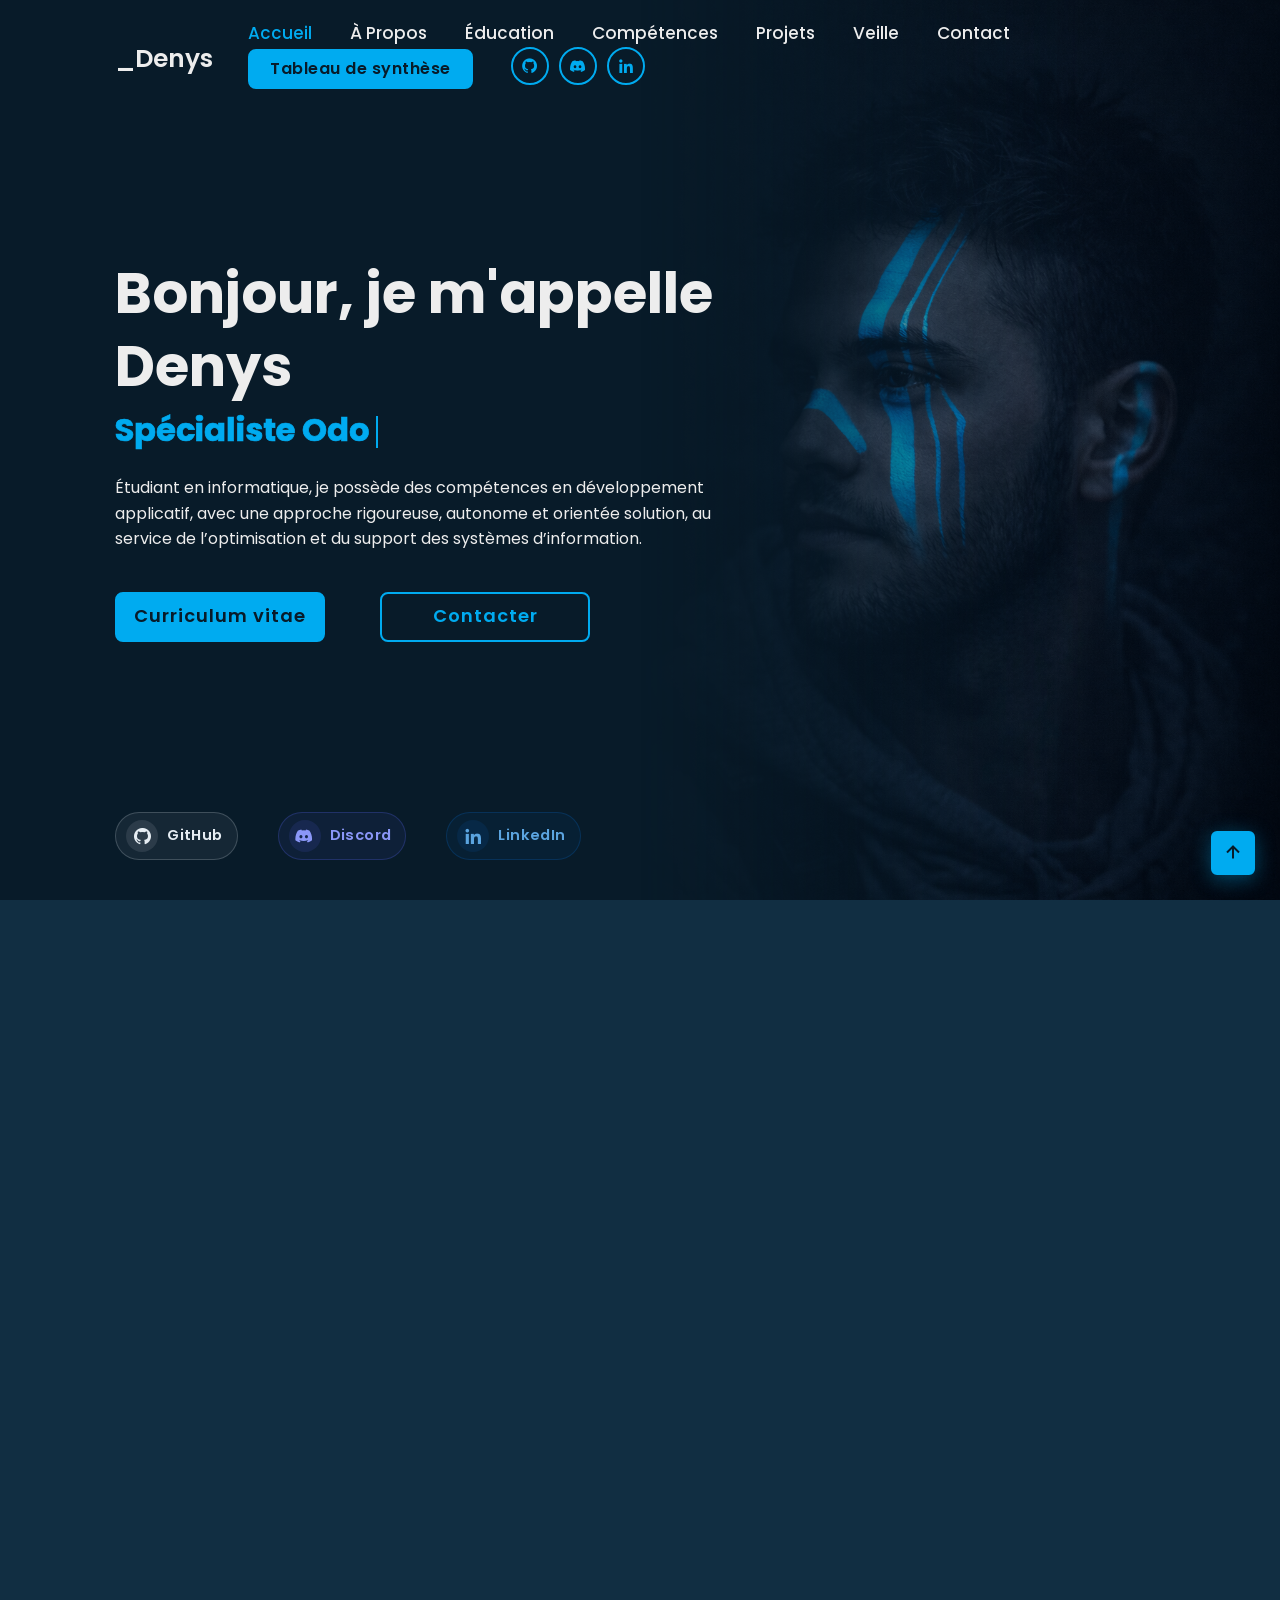
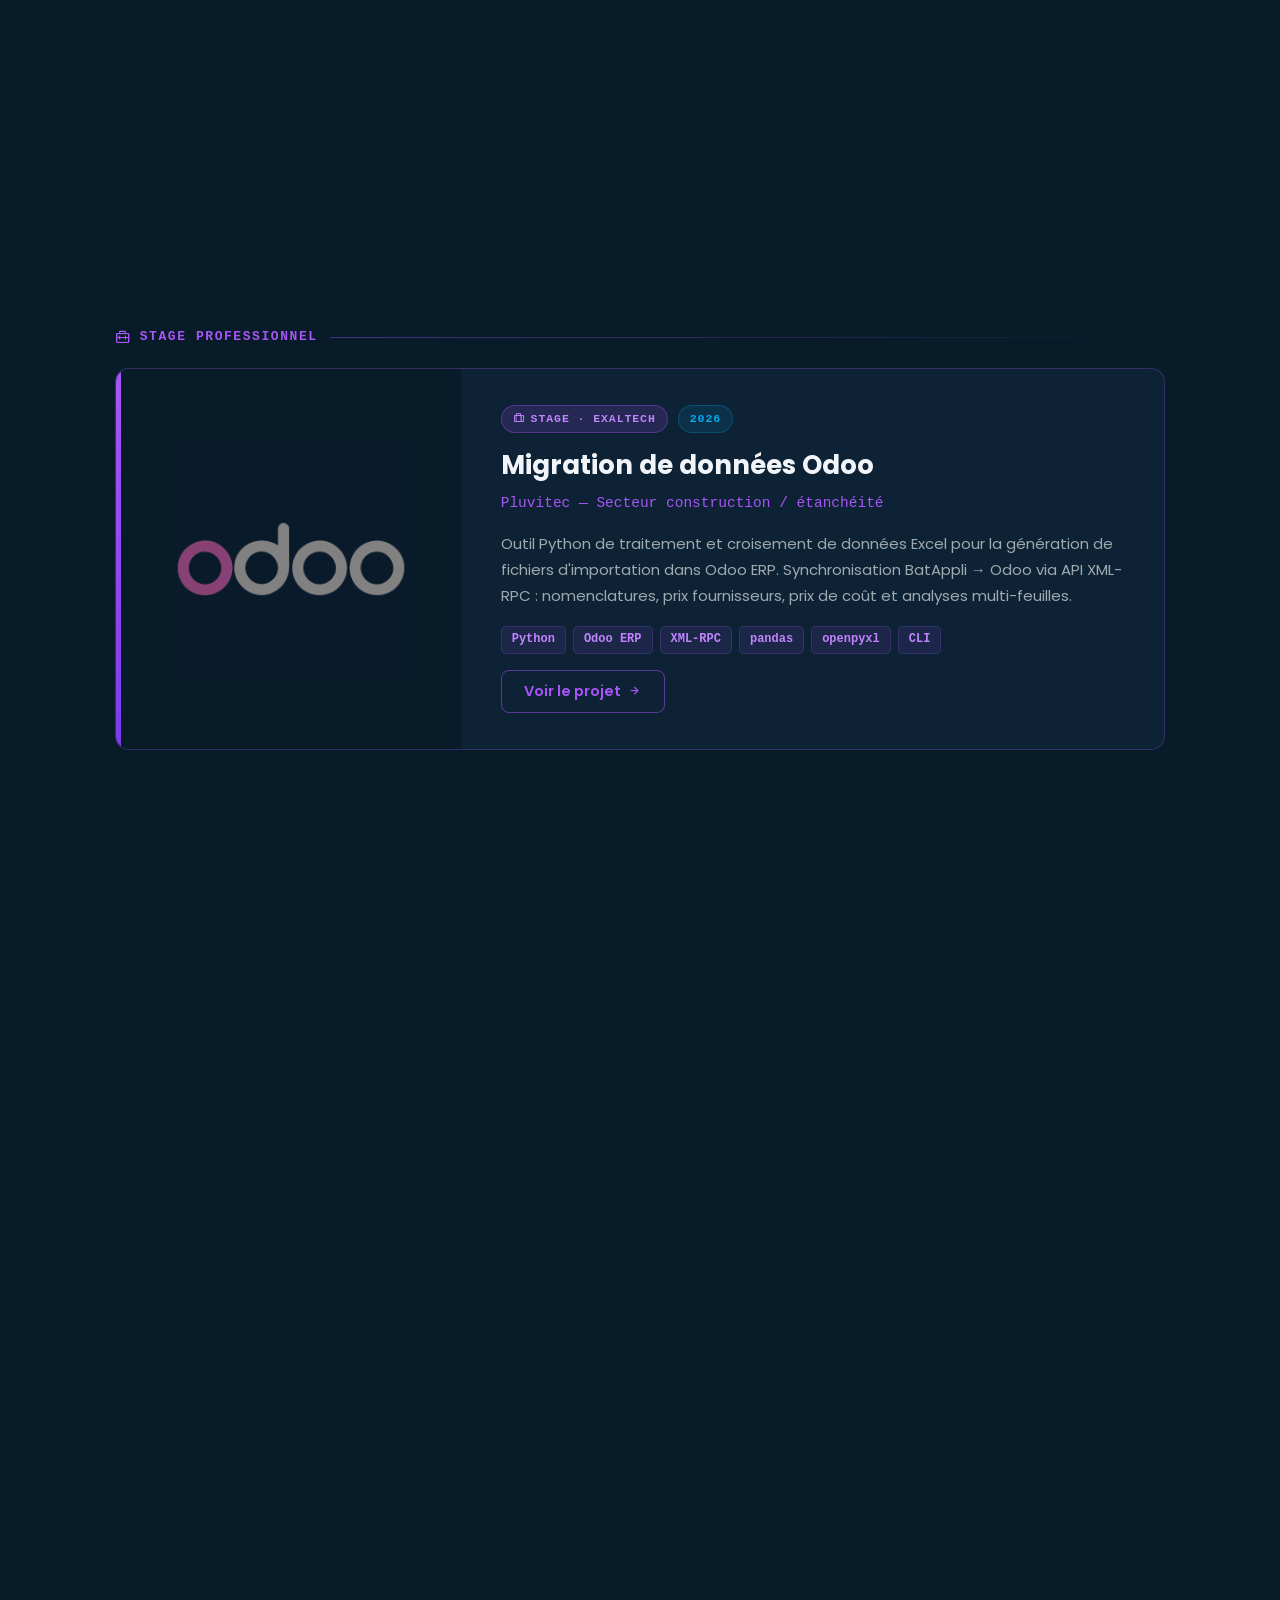
<file: index.html>
<!DOCTYPE html>
<html lang="fr">

<head>
    <meta charset="UTF-8">
    <meta name="viewport" content="width=device-width, initial-scale=1.0">
    <meta name="description" content="Portfolio de Denys Lyulchak — Développeur Web & Applicatif, BTS SIO SLAM. Projets PHP, Java, Python, JavaScript.">
    <title>Denys Portfolio</title>

    <link rel="stylesheet" href="css/style.css">

    <!-- box icons -->
    <link href='https://unpkg.com/boxicons@2.1.4/css/boxicons.min.css' rel='stylesheet'>

    <script type="importmap">
    {
        "imports": {
            "react":          "https://esm.sh/react@18.3.1",
            "react-dom/client": "https://esm.sh/react-dom@18.3.1/client",
            "htm/react":      "https://esm.sh/htm@3.1.1/react?external=react"
        }
    }
    </script>
</head>

<body>

    <!-- header design -->
    <header class="header">
        <a href="#" class="logo">_Denys<span class="animate" style="--i:1;"></span></a>

        <button class="bx bx-menu" id="menu-icon" aria-label="Ouvrir le menu" aria-expanded="false"><span class="animate" style="--i:2;"></span></button>

        <nav class="navbar">
            <a href="#home" class="active">Accueil</a>
            <a href="#about">À Propos</a>
            <a href="#education">Éducation</a>
            <a href="#skills">Compétences</a>
            <a href="#projects">Projets</a>
            <a href="#veille">Veille</a>
            <a href="#contact">Contact</a>
            <a href="#realisations" class="nav-btn">Tableau de synthèse</a>

            <div class="nav-sci">
                <a href="https://github.com/PlumCreativ" target="_blank" rel="noopener noreferrer"><i class='bx bxl-github'></i></a>
                <a href="https://discord.com/users/714957540256907364" target="_blank" rel="noopener noreferrer"><i class='bx bxl-discord-alt'></i></a>
                <a href="https://www.linkedin.com/in/denys-lyulchak-5b04b3250/" target="_blank" rel="noopener noreferrer"><i class='bx bxl-linkedin'></i></a>
            </div>

            <span class="active-nav"></span>
            <span class="animate" style="--i:2;"></span>
        </nav>
    </header>

    <!-- home section design -->
    <section class="home show-animate section-home" id="home">
        <div class="home-content">
            <h1>Bonjour, je m'appelle <span > Denys</span><span class="animate" style="--i:2;"></span></h1>
            <div class="text-animate">
                <h3>Spécialiste Odoo</h3>
                <span class="animate" style="--i:3;"></span>
            </div>
            <p>Étudiant en informatique, 
                je possède des compétences en développement applicatif, 
                avec une approche rigoureuse, autonome et orientée solution, 
                au service de l’optimisation et du support des systèmes d’information.
                <span class="animate" style="--i:4;"></span>
            </p>

            <div class="btn-box">
                <a href="src/CV.pdf" download class="btn">Curriculum vitae</a>
                <a href="#contact" class="btn">Contacter</a>
                <span class="animate" style="--i:5;"></span>
            </div>
        </div>

        <div class="home-sci">
                <a href="https://github.com/PlumCreativ" class="sci-github" aria-label="GitHub" target="_blank" rel="noopener noreferrer"><i class='bx bxl-github'></i><span>GitHub</span></a>
                <a href="https://discord.com/users/714957540256907364" class="sci-discord" aria-label="Discord" target="_blank" rel="noopener noreferrer"><i class='bx bxl-discord-alt'></i><span>Discord</span></a>
                <a href="https://www.linkedin.com/in/denys-lyulchak-5b04b3250/" class="sci-linkedin" aria-label="LinkedIn" target="_blank" rel="noopener noreferrer"><i class='bx bxl-linkedin'></i><span>LinkedIn</span></a>
            <span class="animate" style="--i:6;"></span>
        </div>

        <div class="home-img">
            <img src="img/home.png" alt="Illustration Denys développeur">
        </div>

        <div class="home-imgHover"></div>
    </section>

    <!-- about section design -->
    <section class="about section-home" id="about">
        <h2 class="heading">À propos de <span class="span-color">Moi</span><span class="animate scroll" style="--i:1;"></span></h2>

        <div class="about-img">
            <img src="img/about.jpeg" alt="Photo de profil de Denys">
            <span class="circle-spin"></span>
            <span class="animate scroll" style="--i:2;"></span>
        </div>

        <div class="about-content">
            <h3>Expérience développeur<span class="animate scroll" style="--i:3;"></span></h3>
            <p>Au cours de mes études, j’ai acquis des compétences solides en développement applicatif 
                (Java, PHP, Python, SQL), en conception d’interfaces, ainsi qu’en gestion de bases de données. 
                J’ai également travaillé sur divers projets impliquant la création d’outils internes, 
                l’automatisation de tâches, ainsi que l’optimisation de systèmes, 
                ce qui m’a permis d’adopter une approche structurée et orientée solution.

                <span class="animate scroll" style="--i:4;"></span>
            </p>

            <div class="btn-box btns">
                <a href="#education" class="btn">Mon Parcours</a>
                <span class="animate scroll" style="--i:5;"></span>
            </div>
        </div>
    </section>

    
    <!-- education section design -->
    <section class="education section-home" id="education">
        <h2 class="heading">Mon <span class="span-color">Parcours</span><span class="animate scroll" style="--i:1;"></span></h2>
        
        <div class="education-row">
            <div class="education-column">
                <h3 class="title">Éducation<span class="animate scroll" style="--i:2;"></span></h3>
                <div class="education-box">
                    <div class="education-content">
                        <div class="content">
                            <div class="year"><i class='bx bxs-calendar'></i> 2025 - 2026</div>
                            <h3>BTS SIO SLAM - MediaSchool</h3>
                            <p>Je prévois de poursuivre mes études en BTS Services Informatiques aux Organisations, option Solutions Logicielles et Applications Métiers, à MediaSchool.</p>
                        </div>
                    </div>

                    <div class="education-content">
                        <div class="content">
                            <div class="year"><i class='bx bxs-calendar'></i> 2022 - 2024</div>
                            <h3>BTS SIO SLAM - UFIP Nice</h3>
                            <p>Suite à l'obtention de mon BAC, j'ai poursuivi mes études en BTS Services Informatiques aux Organisations, option Solutions Logicielles et Applications Métiers, à l'UFIP de Nice.</p>
                        </div>
                    </div>

                    <div class="education-content">
                        <div class="content">
                            <div class="year"><i class='bx bxs-calendar'></i> 2019 - 2022</div>
                            <h3>BAC - STI2D (spécialité numérique & informatique)</h3>
                            <p>Étant en formation dans le domaine du numérique et de l'informatique, j'ai acquis des compétences solides en développement de microprogrammes et en gestion de projets technologiques. </p>
                        </div>
                    </div>
                    <span class="animate scroll" style="--i:3;"></span>
                </div>
            </div>
            
            <div class="education-column">
                <h3 class="title">Expérience<span class="animate scroll" style="--i:5;"></span></h3>
                
                <div class="education-box">
                    <div class="education-content">
                        <div class="content">
                            <div class="year"><i class='bx bxs-calendar'></i>2026</div>
                            <h3>Exaltech - Backend Développeur</h3>
                            <p>Lors de mon stage chez Exaltech, j'ai participé au développement backend de plusieurs projets, en utilisant des technologies modernes et en respectant les bonnes pratiques de développement.</p>
                        </div>
                    </div>

                    <div class="education-content">
                        <div class="content">
                            <div class="year"><i class='bx bxs-calendar'></i> 2023 - 2024</div>
                            <h3>Mister Pizza - Développeur</h3>
                            <p>J’ai contribué au développement d’un plugin pour le logiciel de caisse, visant à améliorer la gestion des transactions, la fiabilité des données et le respect des procédures de sécurité et de comptabilité, ainsi qu’à la formation des utilisateurs.</p>
                        </div>
                    </div>

                    <div class="education-content">
                        <div class="content">
                            <div class="year"><i class='bx bxs-calendar'></i> 2023</div>
                            <h3>ServiceAzure - Nice</h3>
                            <p>J’ai conçu des supports visuels, géré la communication client ainsi que les outils numériques (site web, réseaux sociaux, publipostages), tout en développant des contenus et un bot de collecte de données associé au site web.</p>
                        </div>
                    </div>

                    <span class="animate scroll" style="--i:6;"></span>
                </div>
            </div>
        </div>
    </section>

    <!-- skills section design -->
    <section class="skills section-home" id="skills">
        <h2 class="heading">Mes <span class="span-color">Compétences</span><span class="animate scroll" style="--i:1;"></span></h2>

        <div id="react-skills"></div>
    </section>

    <section class="projects section-home" id="projects">
        <h2 class="heading">Mes <span class="span-color">Projets</span><span class="animate scroll" style="--i:1;"></span></h2>

        <div id="react-projects"></div>

        <!-- ── Projet de stage professionnel ── -->
        <div class="stage-section">
            <div class="stage-section__header">
                <span class="stage-section__label">
                    <i class='bx bx-briefcase-alt-2'></i>
                    Stage Professionnel
                </span>
                <div class="stage-section__line"></div>
            </div>
            <a href="projects/odoo-migration.html" class="stage-card" aria-label="Voir le projet Migration de données Odoo">
                <div class="stage-card__img">
                    <img src="img/Odoo-Logo.png" alt="Logo Odoo ERP" loading="lazy">
                </div>
                <div class="stage-card__body">
                    <div class="stage-card__badges">
                        <span class="stage-card__badge stage-card__badge--stage">
                            <i class='bx bx-briefcase-alt'></i> Stage · Exaltech
                        </span>
                        <span class="stage-card__badge stage-card__badge--year">2026</span>
                    </div>
                    <h3 class="stage-card__title">Migration de données Odoo</h3>
                    <p class="stage-card__company">Pluvitec — Secteur construction / étanchéité</p>
                    <p class="stage-card__desc">
                        Outil Python de traitement et croisement de données Excel pour la génération de fichiers
                        d'importation dans Odoo ERP. Synchronisation BatAppli → Odoo via API XML-RPC : nomenclatures,
                        prix fournisseurs, prix de coût et analyses multi-feuilles.
                    </p>
                    <ul class="stage-card__tech">
                        <li>Python</li>
                        <li>Odoo ERP</li>
                        <li>XML-RPC</li>
                        <li>pandas</li>
                        <li>openpyxl</li>
                        <li>CLI</li>
                    </ul>
                    <span class="stage-card__cta">
                        Voir le projet <i class='bx bx-right-arrow-alt'></i>
                    </span>
                </div>
            </a>
        </div>

        <!-- Tableau de synthèse E5 -->
        <div id="realisations" class="pdf-viewer-container">
            <div class="pdf-viewer-header">
                <div class="pdf-header-content">
                    <div class="pdf-badge">BTS SIO 2026</div>
                    <h3>Tableau de synthèse — Épreuve E5</h3>
                    <p>Ensemble de mes réalisations techniques et compétences acquises durant ma formation</p>
                </div>
                <a href="src/BTS SIO - Tableau de synthèse - Epreuve E4 - BTS SIO 2025.pdf" download class="pdf-download-btn">
                    <i class='bx bx-download'></i>
                    <span class="pdf-download-span">Télécharger</span>
                </a>
            </div>
            <a href="src/BTS SIO - Tableau de synthèse - Epreuve E4 - BTS SIO 2025.pdf" target="_blank" rel="noopener noreferrer" class="pdf-viewer-wrapper" aria-label="Ouvrir le PDF dans une nouvelle fenêtre">
                <object 
                    data="src/BTS SIO - Tableau de synthèse - Epreuve E4 - BTS SIO 2025.pdf#toolbar=0&navpanes=0&scrollbar=0&view=FitH" 
                    type="application/pdf"
                    title="Tableau de synthèse Épreuve E5"
                    class="pdf-embed">
                    
                    <p>Votre navigateur ne peut pas afficher le PDF. 
                        <a href="src/BTS SIO - Tableau de synthèse - Epreuve E4 - BTS SIO 2025.pdf" download>Téléchargez-le ici</a>.
                    </p>
                </object>
                <div class="pdf-click-overlay">
                    <i class="bx bx-expand-alt"></i>
                    <span>Cliquez pour ouvrir en plein écran</span>
                </div>
            </a>
            <span class="animate scroll" style="--i:2;"></span>
        </div>
    </section>

    <!-- veille section -->
    <section class="veille section-home" id="veille">
        <h2 class="heading">Veille <span class="span-color">Informatique</span><span class="animate scroll" style="--i:1;"></span></h2>

        <div class="veille-card-wrapper">
            <div class="veille-card">
                <div class="veille-card-visual" aria-hidden="true">
                    <span class="vcv-icon vcv-1"><i class='bx bx-search-alt-2'></i></span>
                    <span class="vcv-icon vcv-2"><i class='bx bxl-python'></i></span>
                    <span class="vcv-icon vcv-3"><i class='bx bx-bot'></i></span>
                    <span class="vcv-icon vcv-4"><i class='bx bx-data'></i></span>
                </div>
                <div class="veille-card-body">
                    <div class="veille-card-meta">
                        <span class="veille-badge">Veille Technologique</span>
                        <span class="veille-year">2024</span>
                    </div>
                    <h3>Veille Automatique<br><span>Scraping + IA</span></h3>
                    <p>Surveillance technologique intelligente et automatisée. Pipeline Python combinant web scraping (Scrapy, Selenium) et NLP (BERT, spaCy) pour collecter, analyser et distribuer les actualités tech en temps réel — 88% de précision, &lt; 30 min de latence.</p>
                    <ul class="tech-tags">
                        <li>Python</li><li>NLP</li><li>Scrapy</li><li>BERT</li><li>FastAPI</li><li>Docker</li>
                    </ul>
                </div>
                <span class="animate scroll" style="--i:3;"></span>
            </div>

            <a href="veille/veille.html" class="veille-cta-btn">
                <i class='bx bx-book-open'></i>
                <span>Lire la veille complète</span>
                <i class='bx bx-right-arrow-alt'></i>
                <span class="animate scroll" style="--i:4;"></span>
            </a>
        </div>

        <div class="veille-topics" aria-label="Thèmes abordés">
            <div class="topic-chip"><i class='bx bx-globe' aria-hidden="true"></i><span>Web Scraping</span></div>
            <div class="topic-chip"><i class='bx bx-brain' aria-hidden="true"></i><span>NLP / IA</span></div>
            <div class="topic-chip"><i class='bx bx-trending-up' aria-hidden="true"></i><span>Tendances Tech</span></div>
            <div class="topic-chip"><i class='bx bx-shield' aria-hidden="true"></i><span>RGPD</span></div>
            <div class="topic-chip"><i class='bx bx-code-block' aria-hidden="true"></i><span>Pipeline Python</span></div>
            <div class="topic-chip"><i class='bx bx-bell' aria-hidden="true"></i><span>Alertes Auto</span></div>
        </div>
    </section>

    <!-- contact section design -->
    <section class="contact section-home" id="contact">
        <h2 class="heading">Contactez <span class="span-color">Moi!</span><span class="animate scroll" style="--i:1;"></span></h2>

        <div id="react-contact" data-formspree="https://formspree.io/f/xvzddpbk"></div>
    </section>

    <!-- footer design -->
    <footer class="footer">
        <div class="footer-text">
            <p>Copyright &copy; 2025 par Denys | Tous droits réservés.</p>
            <a href="sitemap.html" class="footer-sitemap-link">Plan du site</a>
            <span class="animate scroll" style="--i:1;"></span>
        </div>

        <nav class="footer-legal-links" aria-label="Informations légales">
            <p class="footer-legal-title">Informations légales</p>
            <ul>
                <li><a href="legal/mentions-legales.html">Mentions légales</a></li>
                <li><a href="legal/politique-mails.html">Politique d'envoi de mails</a></li>
                <li><a href="legal/droits-propriete.html">Droits de propriété</a></li>
            </ul>
        </nav>

        <nav class="footer-navbar">
            <a href="#home">Accueil</a>
            <a href="#about">À Propos</a>
            <a href="#education">Éducation</a>
            <a href="#skills">Compétences</a>
            <a href="#projects">Projets</a>
            <a href="#veille">Veille</a>
            <a href="#contact">Contact</a>
            <span class="animate scroll" style="--i:2;"></span>
        </nav>

        <div class="footer-iconTop">
            <a href="#"><i class='bx bx-up-arrow-alt'></i></a>

            <span class="animate scroll" style="--i:3;"></span>
        </div>
    </footer>


    <script src="js/script.js"></script>
    <script src="js/typewriter.js" defer></script>
    <script type="module" src="js/react-islands.js"></script>
</body>
</html>
</file>
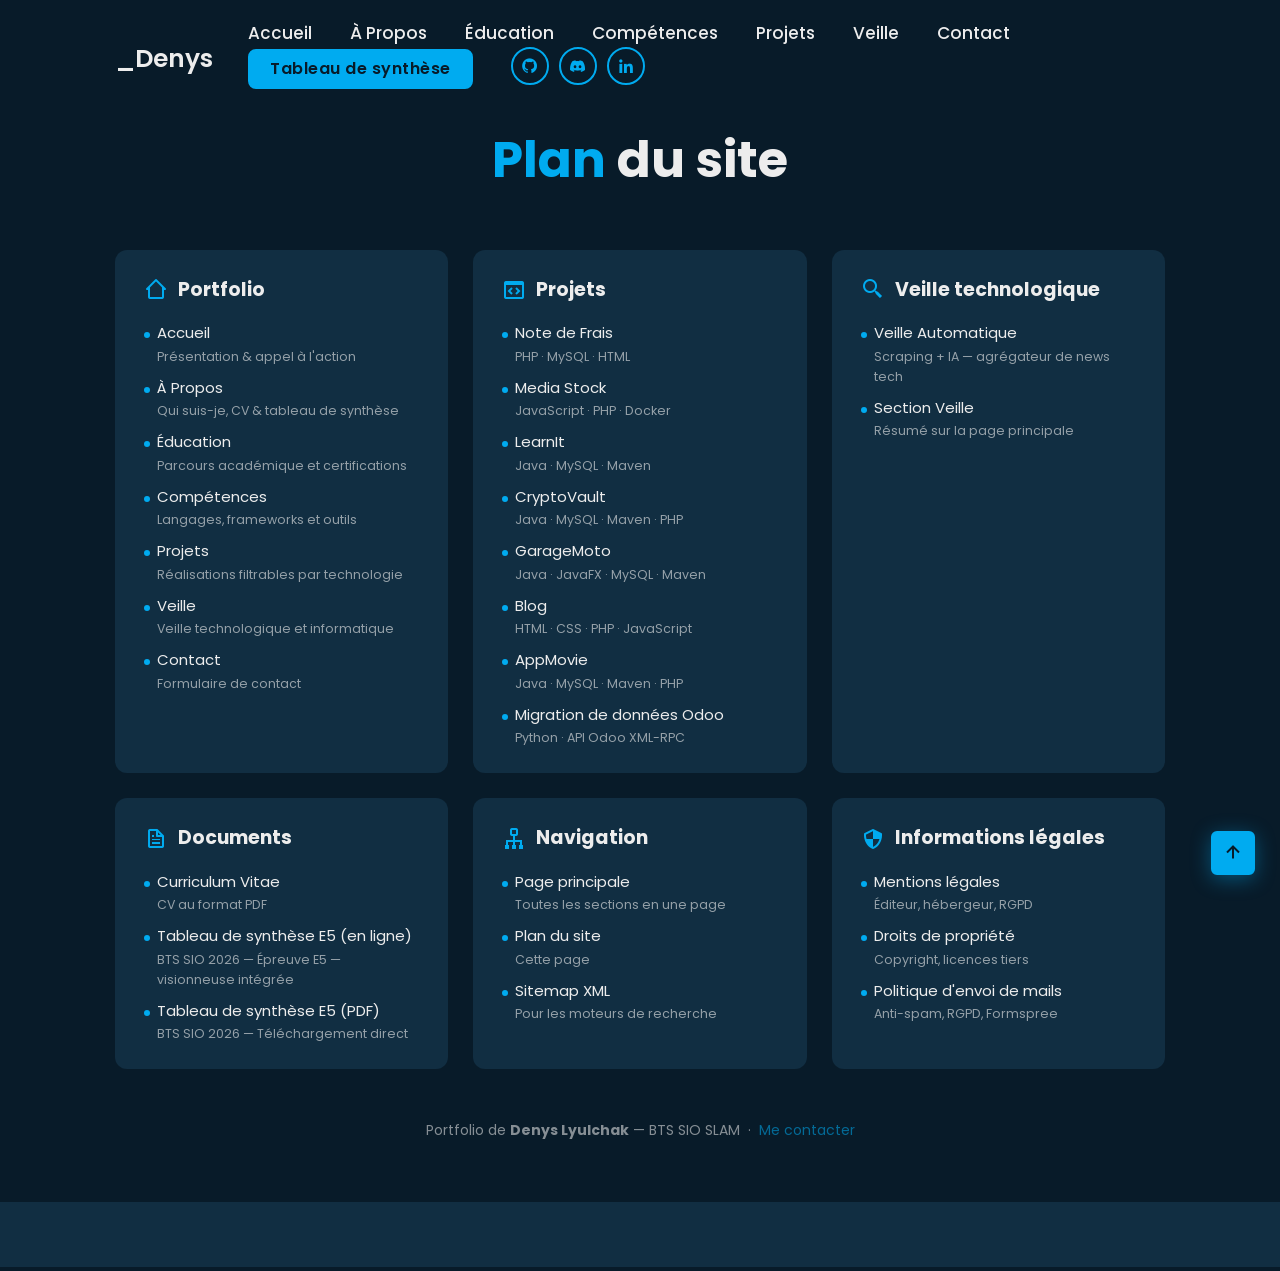
<file: sitemap.html>
<!DOCTYPE html>
<html lang="fr">

<head>
    <meta charset="UTF-8">
    <meta name="viewport" content="width=device-width, initial-scale=1.0">
    <meta name="description" content="Plan du site — Portfolio de Denys Lyulchak, étudiant BTS SIO SLAM. Retrouvez toutes les pages et sections du portfolio.">
    <title> Plan du site — Denys Portfolio</title>

    <link rel="stylesheet" href="css/style.css">
    <link href='https://unpkg.com/boxicons@2.1.4/css/boxicons.min.css' rel='stylesheet'>

    <style>
        /* ── Layout ── */
        .sitemap-page {
            min-height: 100vh;
            padding: 12rem 9% 6rem;
        }

        .sitemap-page .heading {
            margin-bottom: 5rem;
        }

        /* ── Grid ── */
        .sitemap-grid {
            display: grid;
            grid-template-columns: repeat(auto-fill, minmax(28rem, 1fr));
            gap: 2.5rem;
        }

        /* ── Card ── */
        .sitemap-card {
            background: var(--second-bg-color);
            border-radius: 1.2rem;
            padding: 2.4rem 2.8rem;
            border: 1px solid transparent;
            transition: border-color .25s, transform .25s;
        }

        .sitemap-card:hover {
            border-color: var(--main-color);
            transform: translateY(-4px);
        }

        .sitemap-card-header {
            display: flex;
            align-items: center;
            gap: 1rem;
            margin-bottom: 1.6rem;
        }

        .sitemap-card-header i {
            font-size: 2.4rem;
            color: var(--main-color);
        }

        .sitemap-card-header h2 {
            font-size: 1.9rem;
            color: var(--text-color);
            margin: 0;
        }

        /* ── Links ── */
        .sitemap-links {
            list-style: none;
            padding: 0;
            margin: 0;
            display: flex;
            flex-direction: column;
            gap: .9rem;
        }

        .sitemap-links li {
            display: flex;
            align-items: baseline;
            gap: .7rem;
        }

        .sitemap-links li::before {
            content: '';
            display: inline-block;
            width: .6rem;
            height: .6rem;
            border-radius: 50%;
            background: var(--main-color);
            flex-shrink: 0;
            margin-top: .3rem;
        }

        .sitemap-links a {
            font-size: 1.5rem;
            color: var(--text-color);
            text-decoration: none;
            transition: color .2s;
        }

        .sitemap-links a:hover {
            color: var(--main-color);
        }

        .sitemap-links .link-desc {
            font-size: 1.25rem;
            color: var(--text-color);
            opacity: .6;
            display: block;
            margin-top: .15rem;
        }

        /* ── Divider ── */
        .sitemap-note {
            margin-top: 5rem;
            text-align: center;
            font-size: 1.4rem;
            color: var(--text-color);
            opacity: .55;
        }

        .sitemap-note a {
            color: var(--main-color);
            text-decoration: none;
        }

        .sitemap-note a:hover {
            text-decoration: underline;
        }

        /* ── Responsive ── */
        @media (max-width: 600px) {
            .sitemap-page {
                padding: 9rem 5% 4rem;
            }

            .sitemap-grid {
                grid-template-columns: 1fr;
            }
        }
    </style>
</head>

<body>

    <!-- ── Header ── -->
    <header class="header">
        <a href="index.html" class="logo">_Denys</a>

        <button class="bx bx-menu" id="menu-icon" aria-label="Ouvrir le menu" aria-expanded="false"></button>

        <nav class="navbar">
            <a href="index.html#home">Accueil</a>
            <a href="index.html#about">À Propos</a>
            <a href="index.html#education">Éducation</a>
            <a href="index.html#skills">Compétences</a>
            <a href="index.html#projects">Projets</a>
            <a href="index.html#veille">Veille</a>
            <a href="index.html#contact">Contact</a>
            <a href="index.html#realisations" class="nav-btn">Tableau de synthèse</a>

            <div class="nav-sci">
                <a href="https://github.com/PlumCreativ" aria-label="GitHub"><i class='bx bxl-github'></i></a>
                <a href="https://discord.com/channels/@me/714957540256907364" aria-label="Discord"><i class='bx bxl-discord-alt'></i></a>
                <a href="https://www.linkedin.com/in/denys-lyulchak-5b04b3250/" aria-label="LinkedIn"><i class='bx bxl-linkedin'></i></a>
            </div>

            <span class="active-nav"></span>
        </nav>
    </header>

    <main class="sitemap-page">

        <h1 class="heading"><span class="span-color">Plan </span>du site</h1>

        <div class="sitemap-grid">

            <!-- ── Portfolio principal ── -->
            <div class="sitemap-card">
                <div class="sitemap-card-header">
                    <i class='bx bx-home-alt-2' aria-hidden="true"></i>
                    <h2>Portfolio</h2>
                </div>
                <ul class="sitemap-links">
                    <li>
                        <div>
                            <a href="index.html#home">Accueil</a>
                            <span class="link-desc">Présentation &amp; appel à l'action</span>
                        </div>
                    </li>
                    <li>
                        <div>
                            <a href="index.html#about">À Propos</a>
                            <span class="link-desc">Qui suis-je, CV &amp; tableau de synthèse</span>
                        </div>
                    </li>
                    <li>
                        <div>
                            <a href="index.html#education">Éducation</a>
                            <span class="link-desc">Parcours académique et certifications</span>
                        </div>
                    </li>
                    <li>
                        <div>
                            <a href="index.html#skills">Compétences</a>
                            <span class="link-desc">Langages, frameworks et outils</span>
                        </div>
                    </li>
                    <li>
                        <div>
                            <a href="index.html#projects">Projets</a>
                            <span class="link-desc">Réalisations filtrables par technologie</span>
                        </div>
                    </li>
                    <li>
                        <div>
                            <a href="index.html#veille">Veille</a>
                            <span class="link-desc">Veille technologique et informatique</span>
                        </div>
                    </li>
                    <li>
                        <div>
                            <a href="index.html#contact">Contact</a>
                            <span class="link-desc">Formulaire de contact</span>
                        </div>
                    </li>
                </ul>
            </div>

            <!-- ── Projets ── -->
            <div class="sitemap-card">
                <div class="sitemap-card-header">
                    <i class='bx bx-code-block' aria-hidden="true"></i>
                    <h2>Projets</h2>
                </div>
                <ul class="sitemap-links">
                    <li>
                        <div>
                            <a href="projects/note-de-frais.html">Note de Frais</a>
                            <span class="link-desc">PHP · MySQL · HTML</span>
                        </div>
                    </li>
                    <li>
                        <div>
                            <a href="projects/media-stock.html">Media Stock</a>
                            <span class="link-desc">JavaScript · PHP · Docker</span>
                        </div>
                    </li>
                    <li>
                        <div>
                            <a href="projects/learnit.html">LearnIt</a>
                            <span class="link-desc">Java · MySQL · Maven</span>
                        </div>
                    </li>
                    <li>
                        <div>
                            <a href="projects/coffrefort.html">CryptoVault</a>
                            <span class="link-desc">Java · MySQL · Maven · PHP</span>
                        </div>
                    </li>
                    <li>
                        <div>
                            <a href="projects/garagemoto.html">GarageMoto</a>
                            <span class="link-desc">Java · JavaFX · MySQL · Maven</span>
                        </div>
                    </li>
                    <li>
                        <div>
                            <a href="projects/blog.html">Blog</a>
                            <span class="link-desc">HTML · CSS · PHP · JavaScript</span>
                        </div>
                    </li>
                    <li>
                        <div>
                            <a href="projects/appmovie.html">AppMovie</a>
                            <span class="link-desc">Java · MySQL · Maven · PHP</span>
                        </div>
                    </li>
                    <li>
                        <div>
                            <a href="projects/odoo-migration.html">Migration de données Odoo</a>
                            <span class="link-desc">Python · API Odoo XML-RPC</span>
                        </div>
                    </li>
                </ul>
            </div>

            <!-- ── Veille ── -->
            <div class="sitemap-card">
                <div class="sitemap-card-header">
                    <i class='bx bx-search-alt-2' aria-hidden="true"></i>
                    <h2>Veille technologique</h2>
                </div>
                <ul class="sitemap-links">
                    <li>
                        <div>
                            <a href="veille/veille.html">Veille Automatique</a>
                            <span class="link-desc">Scraping + IA — agrégateur de news tech</span>
                        </div>
                    </li>
                    <li>
                        <div>
                            <a href="index.html#veille">Section Veille</a>
                            <span class="link-desc">Résumé sur la page principale</span>
                        </div>
                    </li>
                </ul>
            </div>

            <!-- ── Documents ── -->
            <div class="sitemap-card">
                <div class="sitemap-card-header">
                    <i class='bx bx-file' aria-hidden="true"></i>
                    <h2>Documents</h2>
                </div>
                <ul class="sitemap-links">
                    <li>
                        <div>
                            <a href="src/CV.pdf" target="_blank" rel="noopener">Curriculum Vitae</a>
                            <span class="link-desc">CV au format PDF</span>
                        </div>
                    </li>
                    <li>
                        <div>
                            <a href="index.html#realisations">Tableau de synthèse E5 (en ligne)</a>
                            <span class="link-desc">BTS SIO 2026 — Épreuve E5 — visionneuse intégrée</span>
                        </div>
                    </li>
                    <li>
                        <div>
                            <a href="src/Tableau_de_synthèse-Epreuve_E5.pdf" target="_blank" rel="noopener">Tableau de synthèse E5 (PDF)</a>
                            <span class="link-desc">BTS SIO 2026 — Téléchargement direct</span>
                        </div>
                    </li>
                </ul>
            </div>

            <!-- ── Navigation ── -->
            <div class="sitemap-card">
                <div class="sitemap-card-header">
                    <i class='bx bx-sitemap' aria-hidden="true"></i>
                    <h2>Navigation</h2>
                </div>
                <ul class="sitemap-links">
                    <li>
                        <div>
                            <a href="index.html">Page principale</a>
                            <span class="link-desc">Toutes les sections en une page</span>
                        </div>
                    </li>
                    <li>
                        <div>
                            <a href="sitemap.html">Plan du site</a>
                            <span class="link-desc">Cette page</span>
                        </div>
                    </li>
                    <li>
                        <div>
                            <a href="sitemap.xml" target="_blank" rel="noopener">Sitemap XML</a>
                            <span class="link-desc">Pour les moteurs de recherche</span>
                        </div>
                    </li>
                </ul>
            </div>

            <!-- ── Légal ── -->
            <div class="sitemap-card">
                <div class="sitemap-card-header">
                    <i class='bx bx-shield-quarter' aria-hidden="true"></i>
                    <h2>Informations légales</h2>
                </div>
                <ul class="sitemap-links">
                    <li>
                        <div>
                            <a href="legal/mentions-legales.html">Mentions légales</a>
                            <span class="link-desc">Éditeur, hébergeur, RGPD</span>
                        </div>
                    </li>
                    <li>
                        <div>
                            <a href="legal/droits-propriete.html">Droits de propriété</a>
                            <span class="link-desc">Copyright, licences tiers</span>
                        </div>
                    </li>
                    <li>
                        <div>
                            <a href="legal/politique-mails.html">Politique d'envoi de mails</a>
                            <span class="link-desc">Anti-spam, RGPD, Formspree</span>
                        </div>
                    </li>
                </ul>
            </div>

        </div>

        <p class="sitemap-note">
            Portfolio de <strong>Denys Lyulchak</strong> — BTS SIO SLAM &nbsp;·&nbsp;
            <a href="index.html#contact">Me contacter</a>
        </p>

    </main>

    <!-- ── Footer ── -->
    <footer class="footer">
        <div class="footer-text">
            <p>Copyright &copy; 2023 par Denys | Tous droits réservés.</p>
        </div>
        <div class="footer-iconTop">
            <a href="#" aria-label="Retour en haut"><i class='bx bx-up-arrow-alt'></i></a>
        </div>
    </footer>

    <script src="js/script.js"></script>
</body>
</html>
</file>
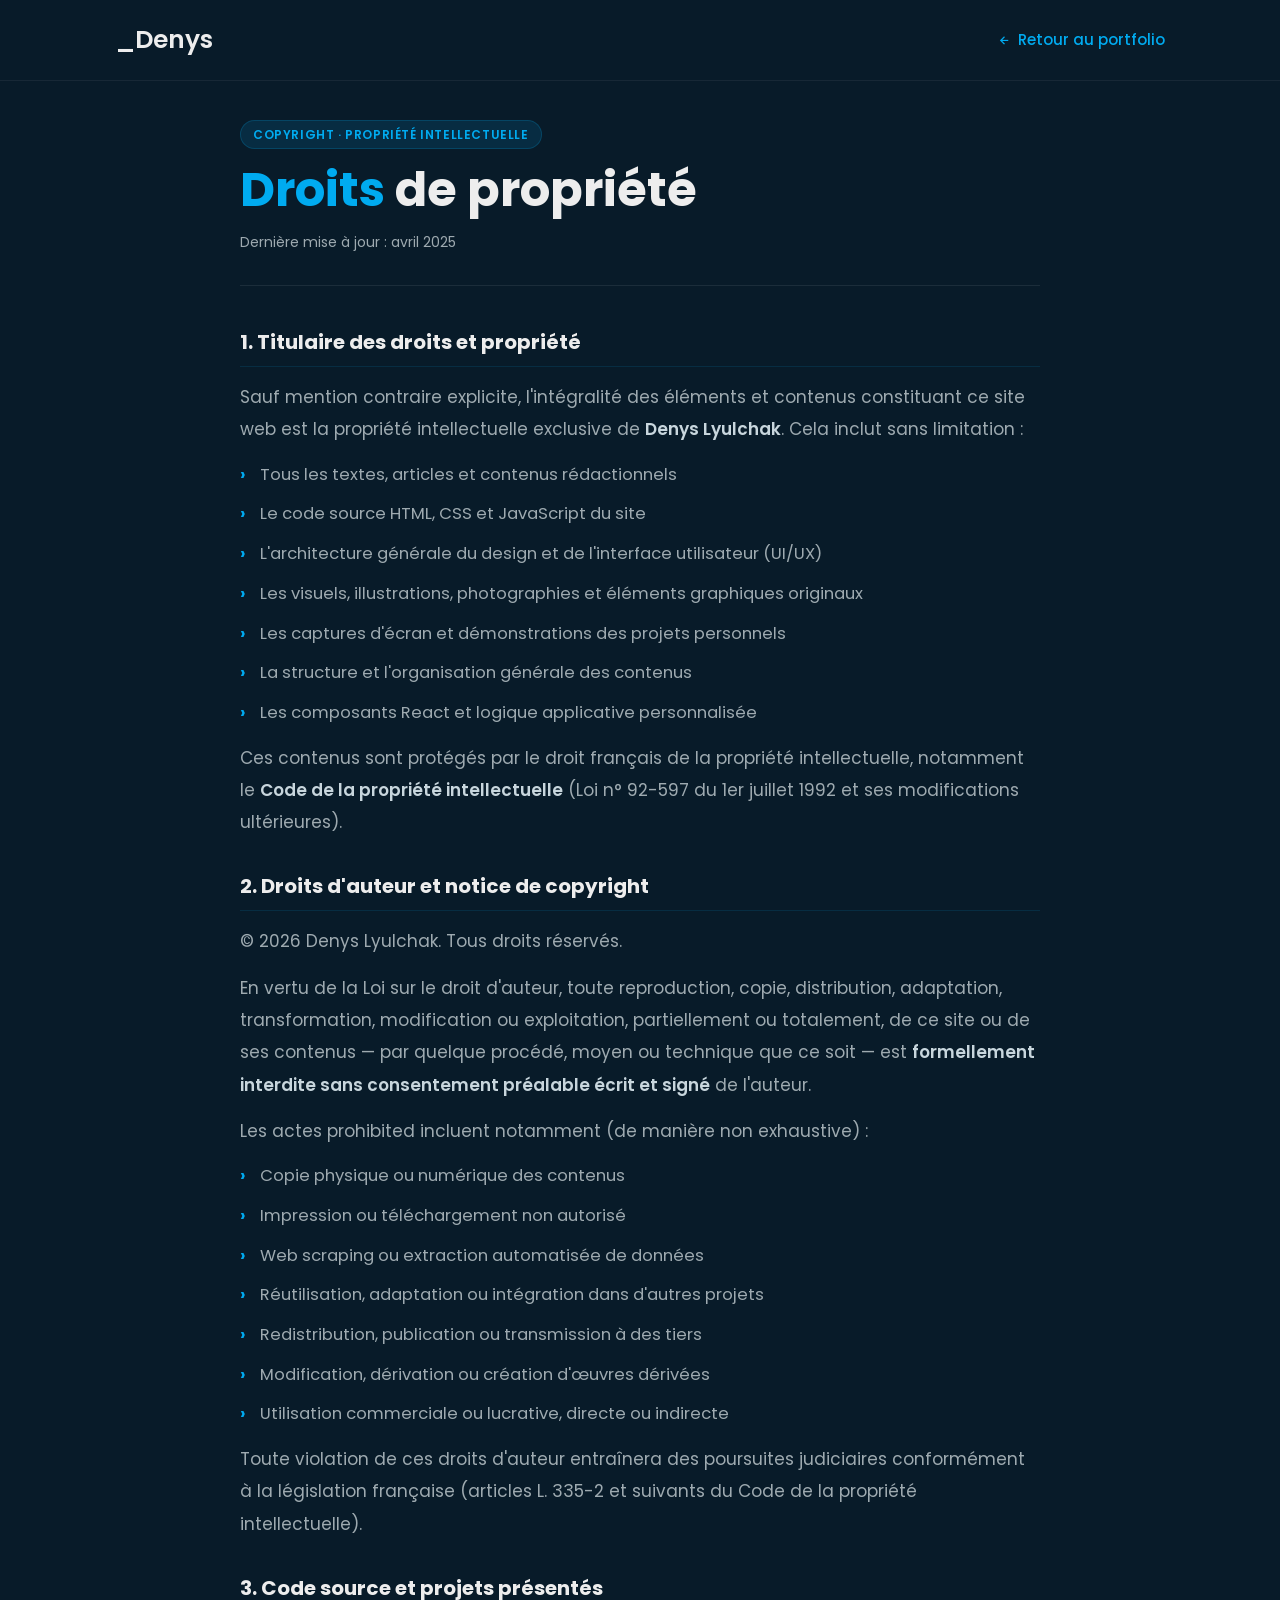
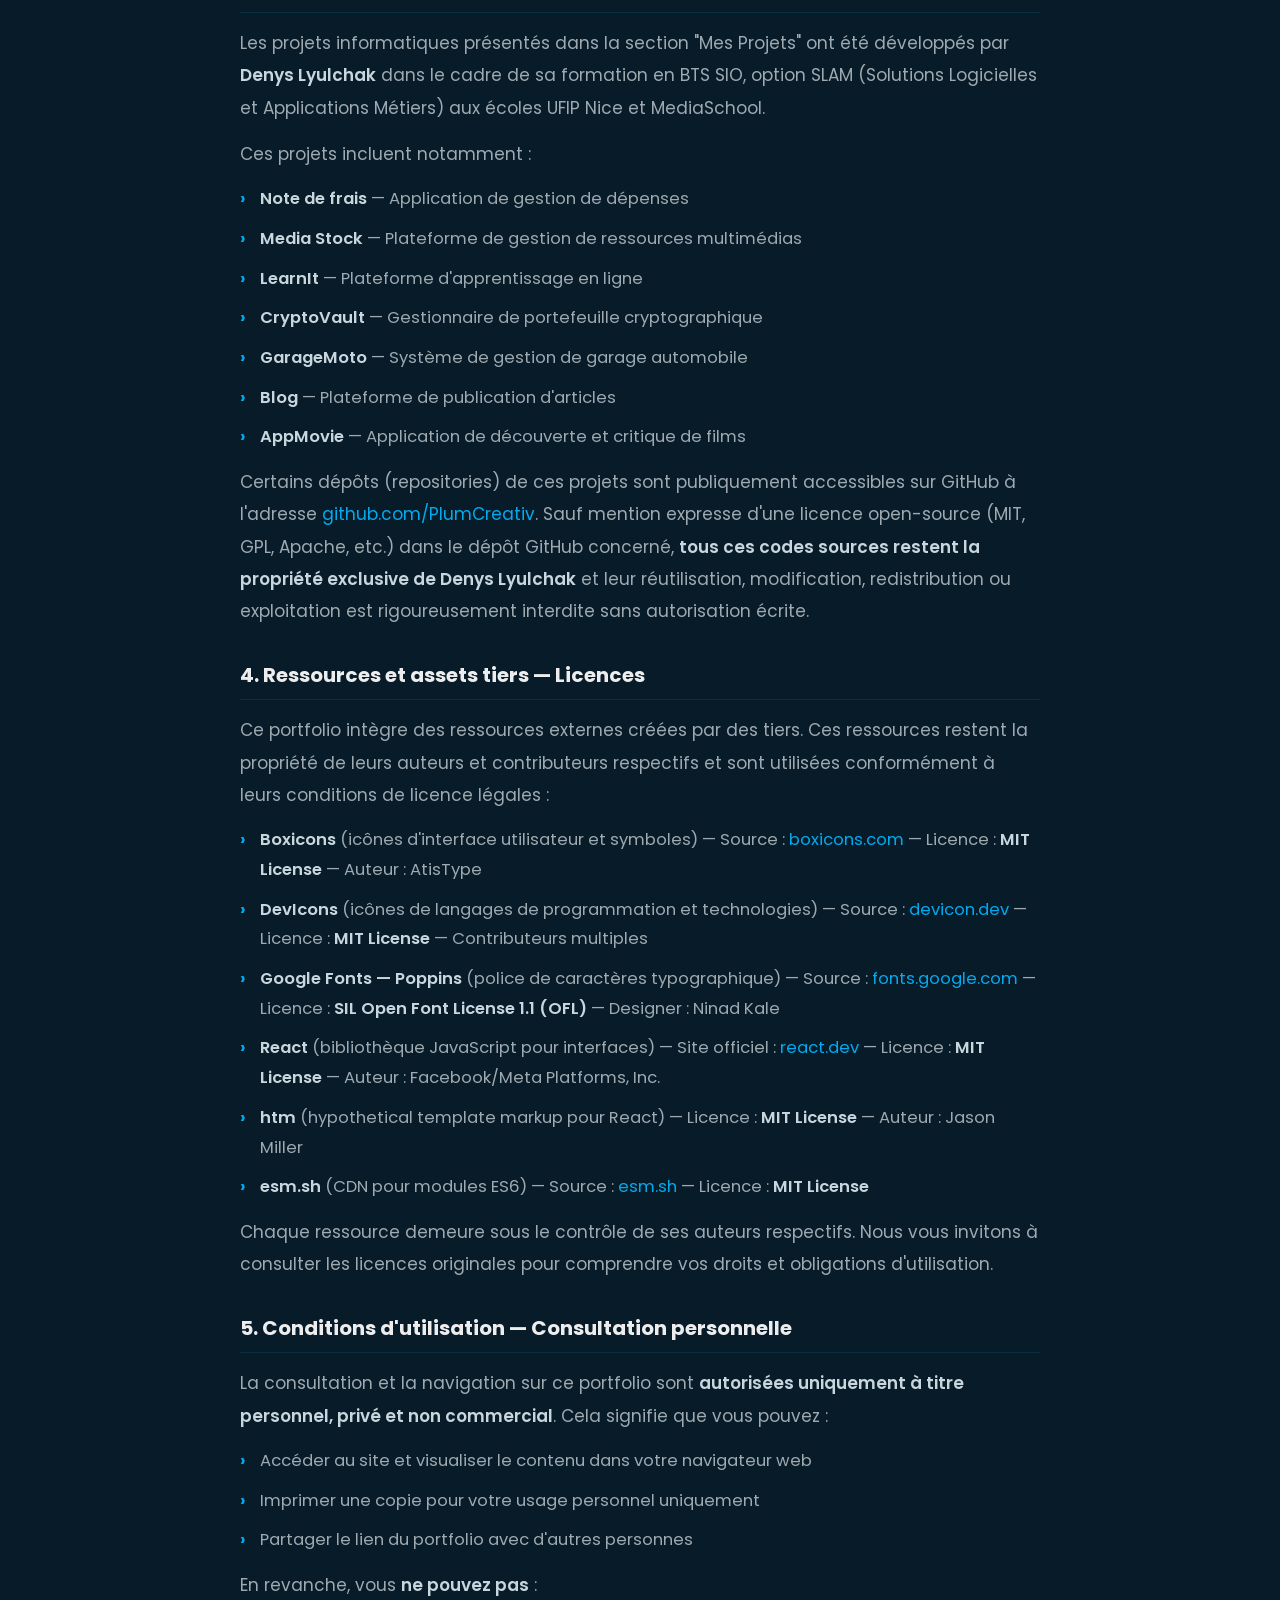
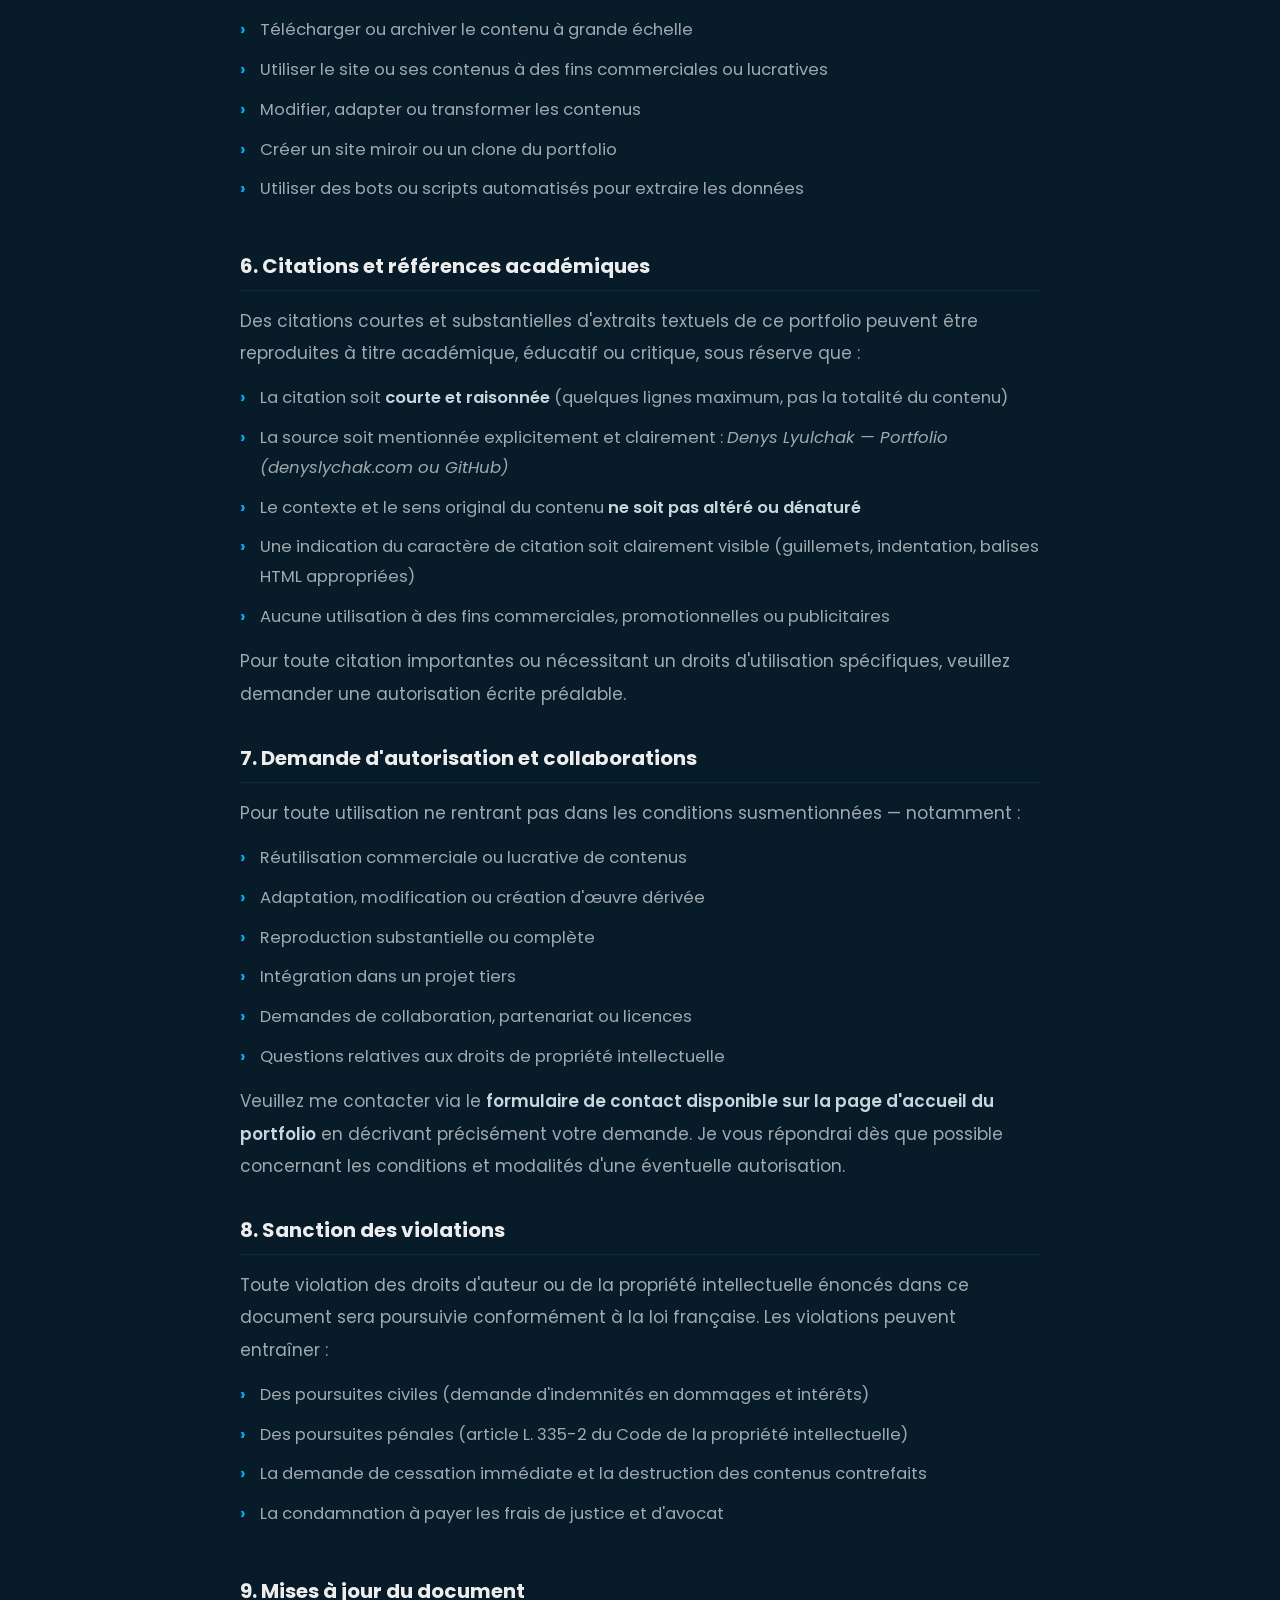
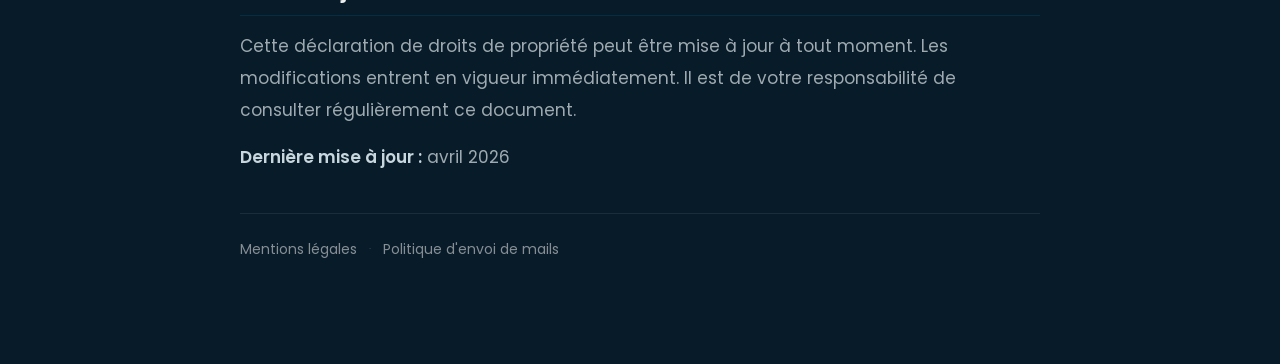
<file: legal/droits-propriete.html>
<!DOCTYPE html>
<html lang="fr">

<head>
    <meta charset="UTF-8">
    <meta name="viewport" content="width=device-width, initial-scale=1.0">
    <meta name="description" content="Droits de propriété intellectuelle et copyright — portfolio Denys Lyulchak.">
    <meta name="robots" content="noindex, nofollow">
    <title>Droits de propriété — Denys Lyulchak</title>

    <link rel="stylesheet" href="../css/style.css">
    <link rel="stylesheet" href="../css/project-page.css">
    <link rel="stylesheet" href="legal.css">
    <link href='https://unpkg.com/boxicons@2.1.4/css/boxicons.min.css' rel='stylesheet'>
</head>

<body>

    <header class="project-page-header">
        <a href="../index.html" class="logo">_Denys</a>
        <a href="../index.html" class="back-btn">
            <i class='bx bx-left-arrow-alt' aria-hidden="true"></i> Retour au portfolio
        </a>
    </header>

    <main class="legal-main">

        <div class="legal-container">

            <div class="legal-hero">
                <span class="legal-badge">Copyright · Propriété intellectuelle</span>
                <h1><span class="span-color">Droits </span>de propriété</h1>
                <p class="legal-date">Dernière mise à jour : avril 2025</p>
            </div>

            <article class="legal-content">

                <section class="legal-section">
                    <h2>1. Titulaire des droits et propriété</h2>
                    <p>Sauf mention contraire explicite, l'intégralité des éléments et contenus constituant ce site web est la propriété intellectuelle exclusive de <strong>Denys Lyulchak</strong>. Cela inclut sans limitation :</p>
                    <ul>
                        <li>Tous les textes, articles et contenus rédactionnels</li>
                        <li>Le code source HTML, CSS et JavaScript du site</li>
                        <li>L'architecture générale du design et de l'interface utilisateur (UI/UX)</li>
                        <li>Les visuels, illustrations, photographies et éléments graphiques originaux</li>
                        <li>Les captures d'écran et démonstrations des projets personnels</li>
                        <li>La structure et l'organisation générale des contenus</li>
                        <li>Les composants React et logique applicative personnalisée</li>
                    </ul>
                    <p>Ces contenus sont protégés par le droit français de la propriété intellectuelle, notamment le <strong>Code de la propriété intellectuelle</strong> (Loi n° 92-597 du 1er juillet 1992 et ses modifications ultérieures).</p>
                </section>

                <section class="legal-section">
                    <h2>2. Droits d'auteur et notice de copyright</h2>
                    <p>&copy; 2026 Denys Lyulchak. Tous droits réservés.</p>
                    <p>En vertu de la Loi sur le droit d'auteur, toute reproduction, copie, distribution, adaptation, transformation, modification ou exploitation, partiellement ou totalement, de ce site ou de ses contenus — par quelque procédé, moyen ou technique que ce soit — est <strong>formellement interdite sans consentement préalable écrit et signé</strong> de l'auteur.</p>
                    <p>Les actes prohibited incluent notamment (de manière non exhaustive) :</p>
                    <ul>
                        <li>Copie physique ou numérique des contenus</li>
                        <li>Impression ou téléchargement non autorisé</li>
                        <li>Web scraping ou extraction automatisée de données</li>
                        <li>Réutilisation, adaptation ou intégration dans d'autres projets</li>
                        <li>Redistribution, publication ou transmission à des tiers</li>
                        <li>Modification, dérivation ou création d'œuvres dérivées</li>
                        <li>Utilisation commerciale ou lucrative, directe ou indirecte</li>
                    </ul>
                    <p>Toute violation de ces droits d'auteur entraînera des poursuites judiciaires conformément à la législation française (articles L. 335-2 et suivants du Code de la propriété intellectuelle).</p>
                </section>

                <section class="legal-section">
                    <h2>3. Code source et projets présentés</h2>
                    <p>Les projets informatiques présentés dans la section "Mes Projets" ont été développés par <strong>Denys Lyulchak</strong> dans le cadre de sa formation en BTS SIO, option SLAM (Solutions Logicielles et Applications Métiers) aux écoles UFIP Nice et MediaSchool.</p>
                    <p>Ces projets incluent notamment :</p>
                    <ul>
                        <li><strong>Note de frais</strong> — Application de gestion de dépenses</li>
                        <li><strong>Media Stock</strong> — Plateforme de gestion de ressources multimédias</li>
                        <li><strong>LearnIt</strong> — Plateforme d'apprentissage en ligne</li>
                        <li><strong>CryptoVault</strong> — Gestionnaire de portefeuille cryptographique</li>
                        <li><strong>GarageMoto</strong> — Système de gestion de garage automobile</li>
                        <li><strong>Blog</strong> — Plateforme de publication d'articles</li>
                        <li><strong>AppMovie</strong> — Application de découverte et critique de films</li>
                    </ul>
                    <p>Certains dépôts (repositories) de ces projets sont publiquement accessibles sur GitHub à l'adresse <a href="https://github.com/PlumCreativ" target="_blank" rel="noopener noreferrer">github.com/PlumCreativ</a>. Sauf mention expresse d'une licence open-source (MIT, GPL, Apache, etc.) dans le dépôt GitHub concerné, <strong>tous ces codes sources restent la propriété exclusive de Denys Lyulchak</strong> et leur réutilisation, modification, redistribution ou exploitation est rigoureusement interdite sans autorisation écrite.</p>
                </section>

                <section class="legal-section">
                    <h2>4. Ressources et assets tiers — Licences</h2>
                    <p>Ce portfolio intègre des ressources externes créées par des tiers. Ces ressources restent la propriété de leurs auteurs et contributeurs respectifs et sont utilisées conformément à leurs conditions de licence légales :</p>
                    <ul>
                        <li>
                            <strong>Boxicons</strong> (icônes d'interface utilisateur et symboles)
                            — Source : <a href="https://boxicons.com" target="_blank" rel="noopener noreferrer">boxicons.com</a>
                            — Licence : <strong>MIT License</strong>
                            — Auteur : AtisType
                        </li>
                        <li>
                            <strong>DevIcons</strong> (icônes de langages de programmation et technologies)
                            — Source : <a href="https://devicon.dev" target="_blank" rel="noopener noreferrer">devicon.dev</a>
                            — Licence : <strong>MIT License</strong>
                            — Contributeurs multiples
                        </li>
                        <li>
                            <strong>Google Fonts — Poppins</strong> (police de caractères typographique)
                            — Source : <a href="https://fonts.google.com/specimen/Poppins" target="_blank" rel="noopener noreferrer">fonts.google.com</a>
                            — Licence : <strong>SIL Open Font License 1.1 (OFL)</strong>
                            — Designer : Ninad Kale
                        </li>
                        <li>
                            <strong>React</strong> (bibliothèque JavaScript pour interfaces)
                            — Site officiel : <a href="https://react.dev" target="_blank" rel="noopener noreferrer">react.dev</a>
                            — Licence : <strong>MIT License</strong>
                            — Auteur : Facebook/Meta Platforms, Inc.
                        </li>
                        <li>
                            <strong>htm</strong> (hypothetical template markup pour React)
                            — Licence : <strong>MIT License</strong>
                            — Auteur : Jason Miller
                        </li>
                        <li>
                            <strong>esm.sh</strong> (CDN pour modules ES6)
                            — Source : <a href="https://esm.sh" target="_blank" rel="noopener noreferrer">esm.sh</a>
                            — Licence : <strong>MIT License</strong>
                        </li>
                    </ul>
                    <p>Chaque ressource demeure sous le contrôle de ses auteurs respectifs. Nous vous invitons à consulter les licences originales pour comprendre vos droits et obligations d'utilisation.</p>
                </section>

                <section class="legal-section">
                    <h2>5. Conditions d'utilisation — Consultation personnelle</h2>
                    <p>La consultation et la navigation sur ce portfolio sont <strong>autorisées uniquement à titre personnel, privé et non commercial</strong>. Cela signifie que vous pouvez :</p>
                    <ul>
                        <li>Accéder au site et visualiser le contenu dans votre navigateur web</li>
                        <li>Imprimer une copie pour votre usage personnel uniquement</li>
                        <li>Partager le lien du portfolio avec d'autres personnes</li>
                    </ul>
                    <p>En revanche, vous <strong>ne pouvez pas</strong> :</p>
                    <ul>
                        <li>Télécharger ou archiver le contenu à grande échelle</li>
                        <li>Utiliser le site ou ses contenus à des fins commerciales ou lucratives</li>
                        <li>Modifier, adapter ou transformer les contenus</li>
                        <li>Créer un site miroir ou un clone du portfolio</li>
                        <li>Utiliser des bots ou scripts automatisés pour extraire les données</li>
                    </ul>
                </section>

                <section class="legal-section">
                    <h2>6. Citations et références académiques</h2>
                    <p>Des citations courtes et substantielles d'extraits textuels de ce portfolio peuvent être reproduites à titre académique, éducatif ou critique, sous réserve que :</p>
                    <ul>
                        <li>La citation soit <strong>courte et raisonnée</strong> (quelques lignes maximum, pas la totalité du contenu)</li>
                        <li>La source soit mentionnée explicitement et clairement : <em>Denys Lyulchak — Portfolio (denyslychak.com ou GitHub)</em></li>
                        <li>Le contexte et le sens original du contenu <strong>ne soit pas altéré ou dénaturé</strong></li>
                        <li>Une indication du caractère de citation soit clairement visible (guillemets, indentation, balises HTML appropriées)</li>
                        <li>Aucune utilisation à des fins commerciales, promotionnelles ou publicitaires</li>
                    </ul>
                    <p>Pour toute citation importantes ou nécessitant un droits d'utilisation spécifiques, veuillez demander une autorisation écrite préalable.</p>
                </section>

                <section class="legal-section">
                    <h2>7. Demande d'autorisation et collaborations</h2>
                    <p>Pour toute utilisation ne rentrant pas dans les conditions susmentionnées — notamment :</p>
                    <ul>
                        <li>Réutilisation commerciale ou lucrative de contenus</li>
                        <li>Adaptation, modification ou création d'œuvre dérivée</li>
                        <li>Reproduction substantielle ou complète</li>
                        <li>Intégration dans un projet tiers</li>
                        <li>Demandes de collaboration, partenariat ou licences</li>
                        <li>Questions relatives aux droits de propriété intellectuelle</li>
                    </ul>
                    <p>Veuillez me contacter via le <strong>formulaire de contact disponible sur la page d'accueil du portfolio</strong> en décrivant précisément votre demande. Je vous répondrai dès que possible concernant les conditions et modalités d'une éventuelle autorisation.</p>
                </section>

                <section class="legal-section">
                    <h2>8. Sanction des violations</h2>
                    <p>Toute violation des droits d'auteur ou de la propriété intellectuelle énoncés dans ce document sera poursuivie conformément à la loi française. Les violations peuvent entraîner :</p>
                    <ul>
                        <li>Des poursuites civiles (demande d'indemnités en dommages et intérêts)</li>
                        <li>Des poursuites pénales (article L. 335-2 du Code de la propriété intellectuelle)</li>
                        <li>La demande de cessation immédiate et la destruction des contenus contrefaits</li>
                        <li>La condamnation à payer les frais de justice et d'avocat</li>
                    </ul>
                </section>

                <section class="legal-section">
                    <h2>9. Mises à jour du document</h2>
                    <p>Cette déclaration de droits de propriété peut être mise à jour à tout moment. Les modifications entrent en vigueur immédiatement. Il est de votre responsabilité de consulter régulièrement ce document.</p>
                    <p><strong>Dernière mise à jour :</strong> avril 2026</p>
                </section>

            </article>

            <nav class="legal-footer-links" aria-label="Autres pages légales">
                <a href="mentions-legales.html">Mentions légales</a>
                <span aria-hidden="true">·</span>
                <a href="politique-mails.html">Politique d'envoi de mails</a>
            </nav>

        </div>

    </main>

</body>
</html>
</file>
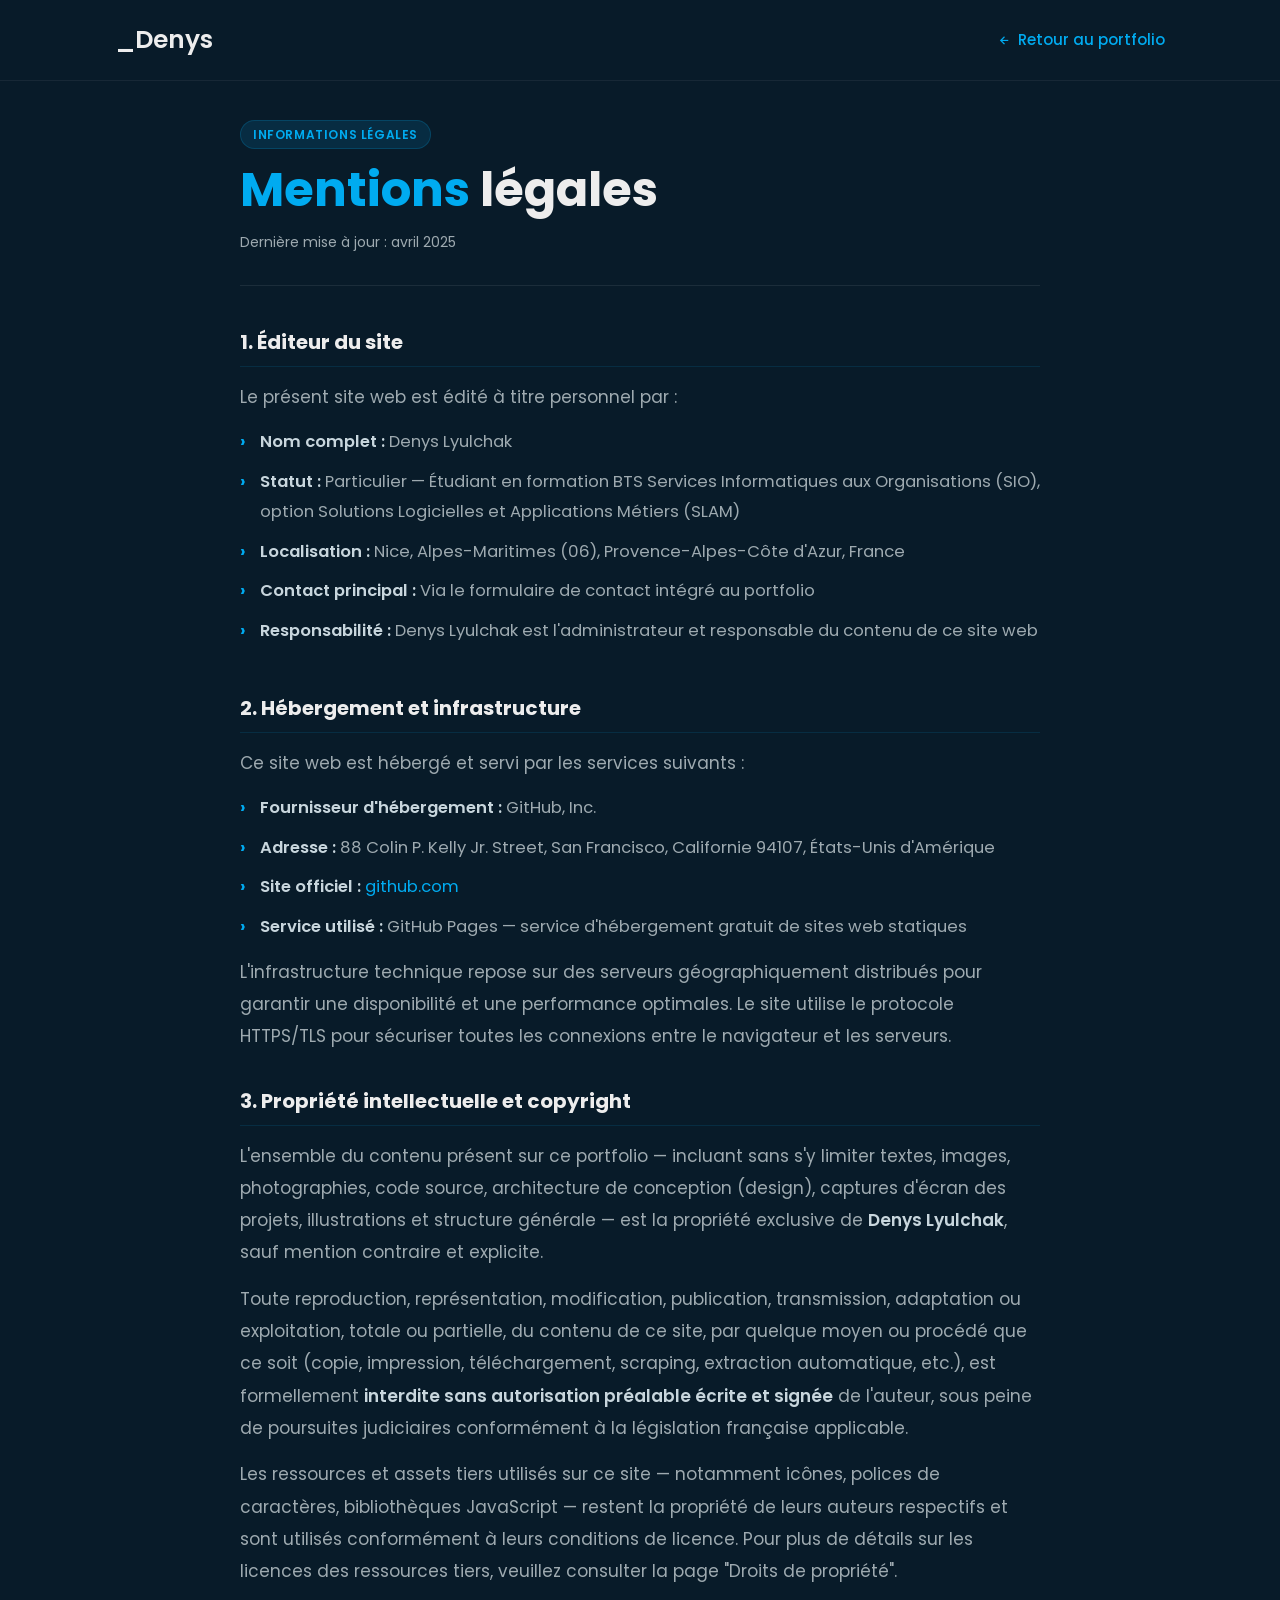
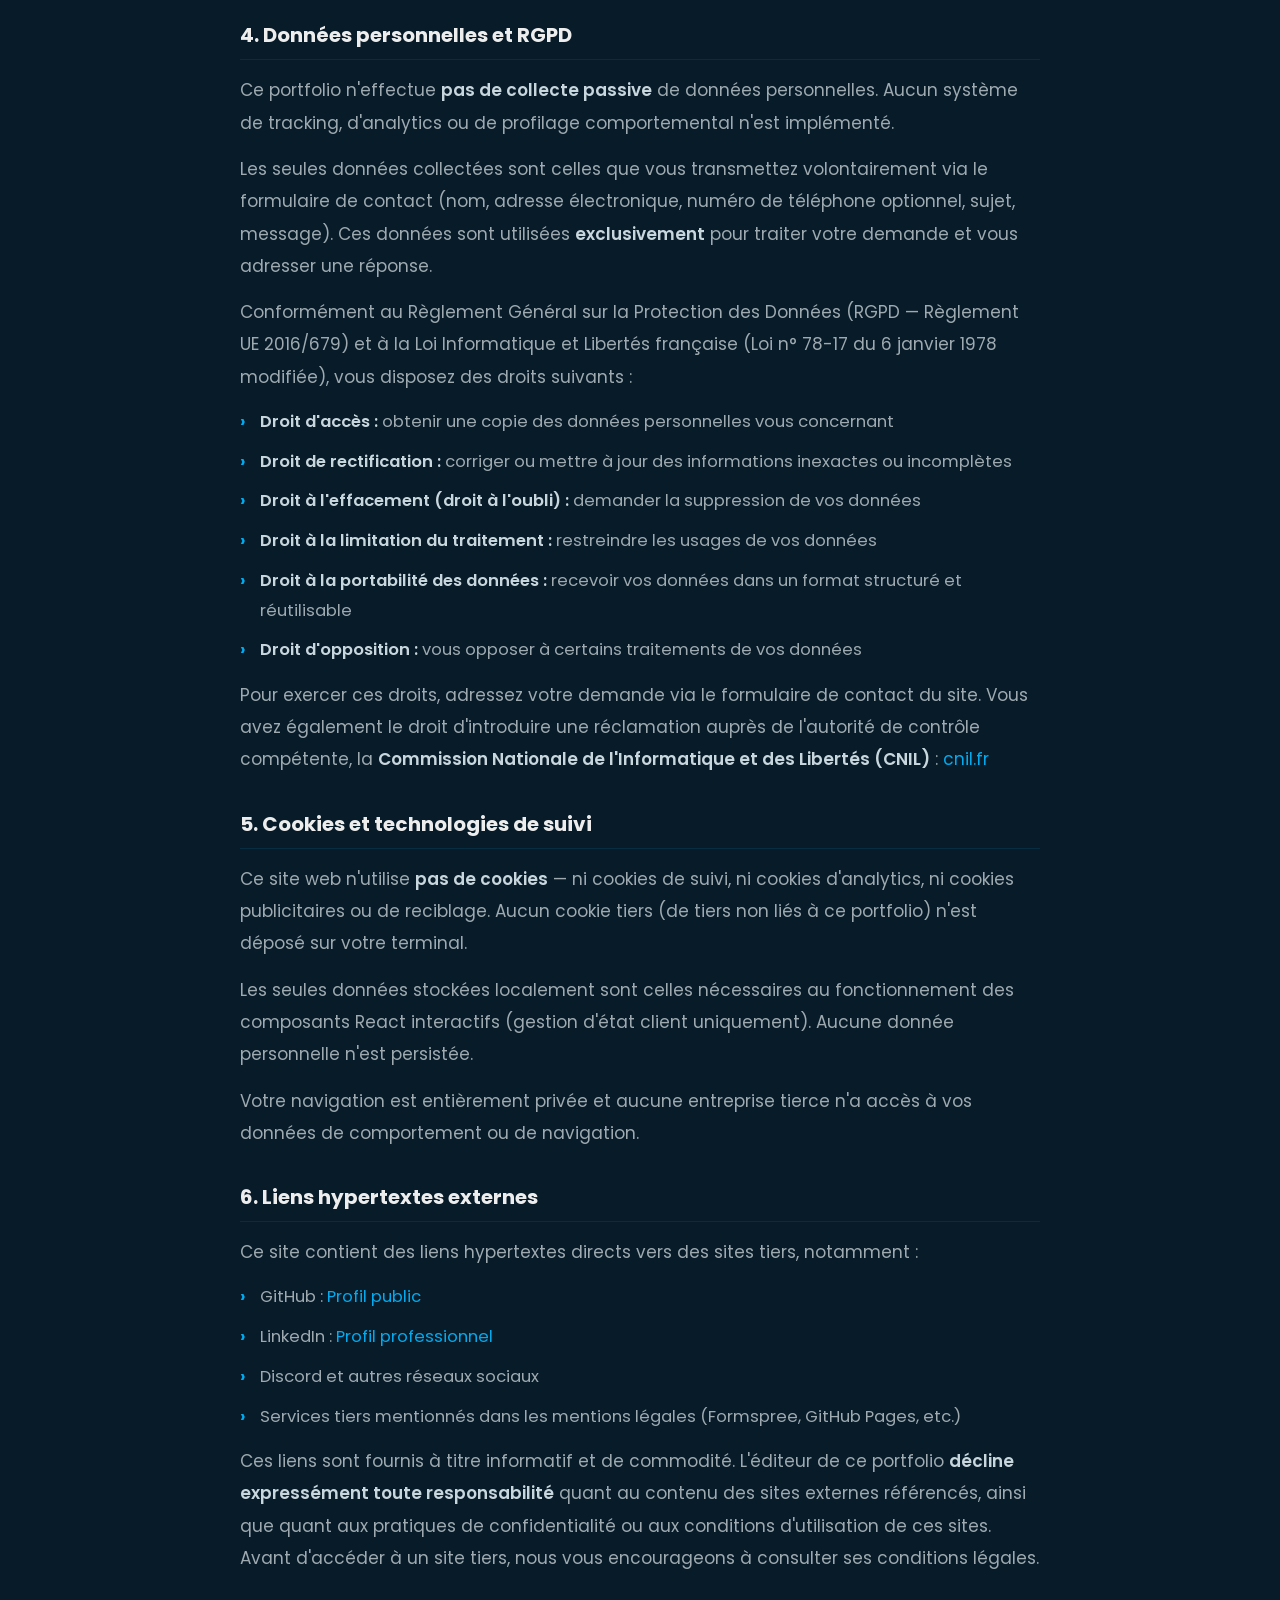
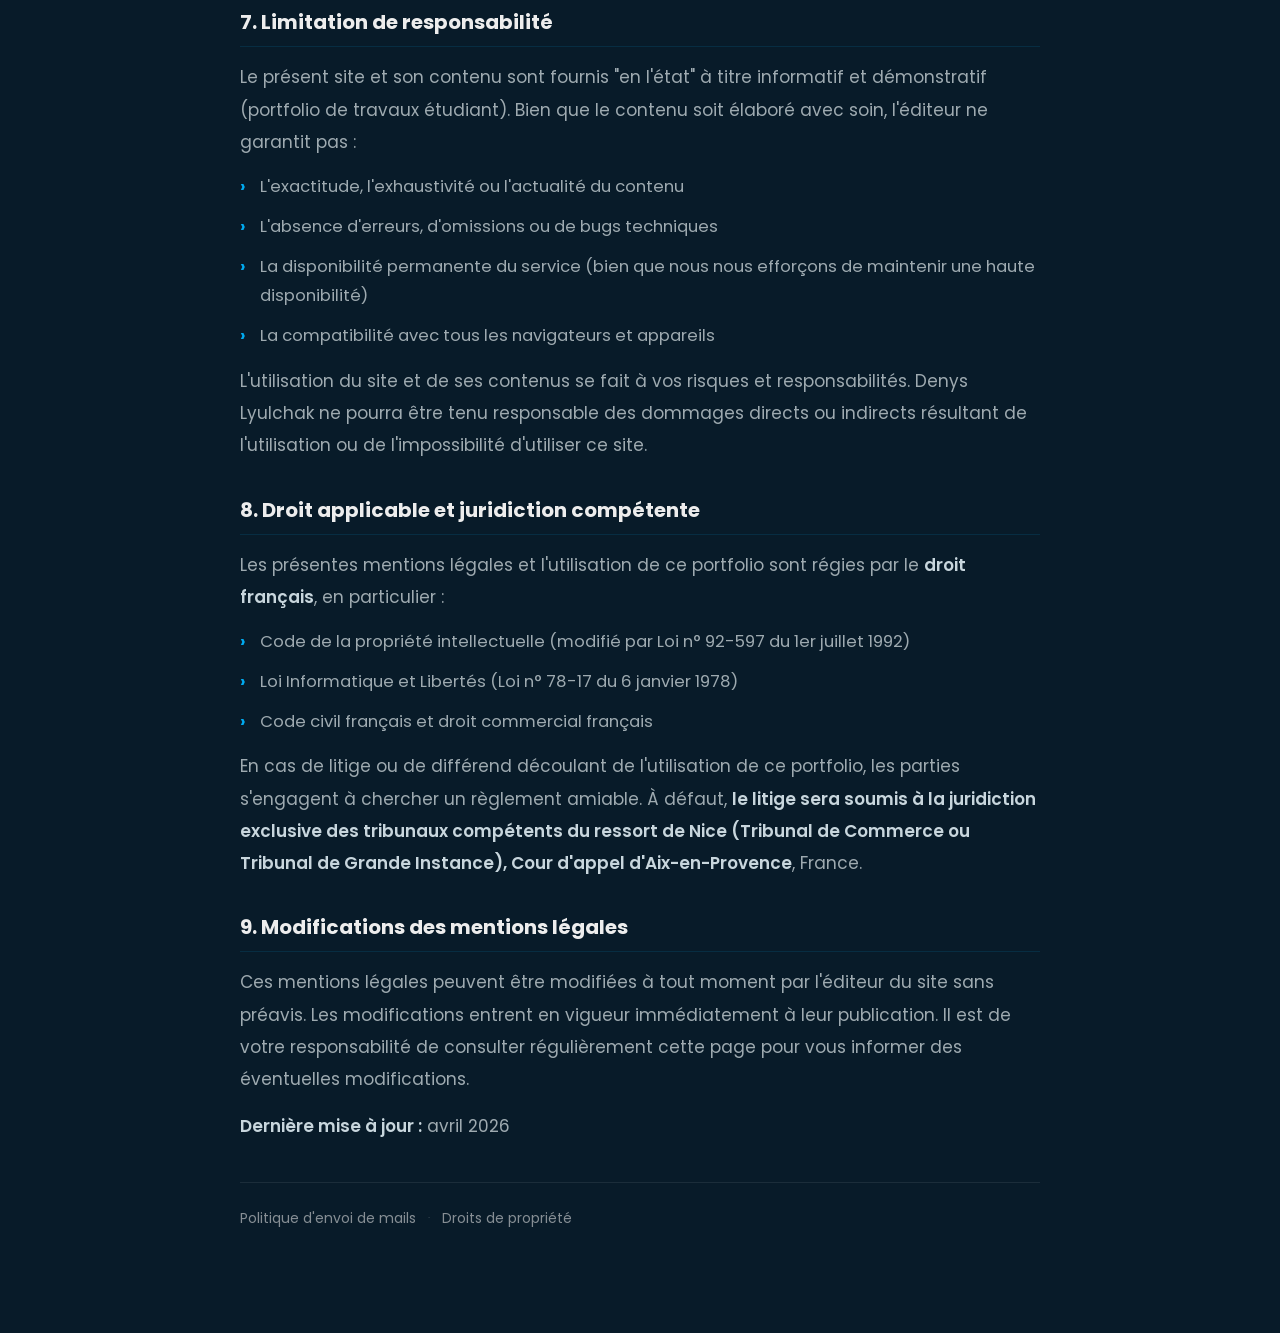
<file: legal/mentions-legales.html>
<!DOCTYPE html>
<html lang="fr">

<head>
    <meta charset="UTF-8">
    <meta name="viewport" content="width=device-width, initial-scale=1.0">
    <meta name="description" content="Mentions légales du portfolio de Denys Lyulchak.">
    <meta name="robots" content="noindex, nofollow">
    <title>Mentions légales — Denys Lyulchak</title>

    <link rel="stylesheet" href="../css/style.css">
    <link rel="stylesheet" href="../css/project-page.css">
    <link rel="stylesheet" href="legal.css">
    <link href='https://unpkg.com/boxicons@2.1.4/css/boxicons.min.css' rel='stylesheet'>
</head>

<body>

    <header class="project-page-header">
        <a href="../index.html" class="logo">_Denys</a>
        <a href="../index.html" class="back-btn">
            <i class='bx bx-left-arrow-alt' aria-hidden="true"></i> Retour au portfolio
        </a>
    </header>

    <main class="legal-main">

        <div class="legal-container">

            <div class="legal-hero">
                <span class="legal-badge">Informations légales</span>
                <h1><span class="span-color">Mentions </span>légales</h1>
                <p class="legal-date">Dernière mise à jour : avril 2025</p>
            </div>

            <article class="legal-content">

                <section class="legal-section">
                    <h2>1. Éditeur du site</h2>
                    <p>Le présent site web est édité à titre personnel par :</p>
                    <ul>
                        <li><strong>Nom complet :</strong> Denys Lyulchak</li>
                        <li><strong>Statut :</strong> Particulier — Étudiant en formation BTS Services Informatiques aux Organisations (SIO), option Solutions Logicielles et Applications Métiers (SLAM)</li>
                        <li><strong>Localisation :</strong> Nice, Alpes-Maritimes (06), Provence-Alpes-Côte d'Azur, France</li>
                        <li><strong>Contact principal :</strong> Via le formulaire de contact intégré au portfolio</li>
                        <li><strong>Responsabilité :</strong> Denys Lyulchak est l'administrateur et responsable du contenu de ce site web</li>
                    </ul>
                </section>

                <section class="legal-section">
                    <h2>2. Hébergement et infrastructure</h2>
                    <p>Ce site web est hébergé et servi par les services suivants :</p>
                    <ul>
                        <li><strong>Fournisseur d'hébergement :</strong> GitHub, Inc.</li>
                        <li><strong>Adresse :</strong> 88 Colin P. Kelly Jr. Street, San Francisco, Californie 94107, États-Unis d'Amérique</li>
                        <li><strong>Site officiel :</strong> <a href="https://github.com" target="_blank" rel="noopener noreferrer">github.com</a></li>
                        <li><strong>Service utilisé :</strong> GitHub Pages — service d'hébergement gratuit de sites web statiques</li>
                    </ul>
                    <p>L'infrastructure technique repose sur des serveurs géographiquement distribués pour garantir une disponibilité et une performance optimales. Le site utilise le protocole HTTPS/TLS pour sécuriser toutes les connexions entre le navigateur et les serveurs.</p>
                </section>

                <section class="legal-section">
                    <h2>3. Propriété intellectuelle et copyright</h2>
                    <p>L'ensemble du contenu présent sur ce portfolio — incluant sans s'y limiter textes, images, photographies, code source, architecture de conception (design), captures d'écran des projets, illustrations et structure générale — est la propriété exclusive de <strong>Denys Lyulchak</strong>, sauf mention contraire et explicite.</p>
                    <p>Toute reproduction, représentation, modification, publication, transmission, adaptation ou exploitation, totale ou partielle, du contenu de ce site, par quelque moyen ou procédé que ce soit (copie, impression, téléchargement, scraping, extraction automatique, etc.), est formellement <strong>interdite sans autorisation préalable écrite et signée</strong> de l'auteur, sous peine de poursuites judiciaires conformément à la législation française applicable.</p>
                    <p>Les ressources et assets tiers utilisés sur ce site — notamment icônes, polices de caractères, bibliothèques JavaScript — restent la propriété de leurs auteurs respectifs et sont utilisés conformément à leurs conditions de licence. Pour plus de détails sur les licences des ressources tiers, veuillez consulter la page "Droits de propriété".</p>
                </section>

                <section class="legal-section">
                    <h2>4. Données personnelles et RGPD</h2>
                    <p>Ce portfolio n'effectue <strong>pas de collecte passive</strong> de données personnelles. Aucun système de tracking, d'analytics ou de profilage comportemental n'est implémenté.</p>
                    <p>Les seules données collectées sont celles que vous transmettez volontairement via le formulaire de contact (nom, adresse électronique, numéro de téléphone optionnel, sujet, message). Ces données sont utilisées <strong>exclusivement</strong> pour traiter votre demande et vous adresser une réponse.</p>
                    <p>Conformément au Règlement Général sur la Protection des Données (RGPD — Règlement UE 2016/679) et à la Loi Informatique et Libertés française (Loi n° 78-17 du 6 janvier 1978 modifiée), vous disposez des droits suivants :</p>
                    <ul>
                        <li><strong>Droit d'accès :</strong> obtenir une copie des données personnelles vous concernant</li>
                        <li><strong>Droit de rectification :</strong> corriger ou mettre à jour des informations inexactes ou incomplètes</li>
                        <li><strong>Droit à l'effacement (droit à l'oubli) :</strong> demander la suppression de vos données</li>
                        <li><strong>Droit à la limitation du traitement :</strong> restreindre les usages de vos données</li>
                        <li><strong>Droit à la portabilité des données :</strong> recevoir vos données dans un format structuré et réutilisable</li>
                        <li><strong>Droit d'opposition :</strong> vous opposer à certains traitements de vos données</li>
                    </ul>
                    <p>Pour exercer ces droits, adressez votre demande via le formulaire de contact du site. Vous avez également le droit d'introduire une réclamation auprès de l'autorité de contrôle compétente, la <strong>Commission Nationale de l'Informatique et des Libertés (CNIL)</strong> : <a href="https://www.cnil.fr" target="_blank" rel="noopener noreferrer">cnil.fr</a></p>
                </section>

                <section class="legal-section">
                    <h2>5. Cookies et technologies de suivi</h2>
                    <p>Ce site web n'utilise <strong>pas de cookies</strong> — ni cookies de suivi, ni cookies d'analytics, ni cookies publicitaires ou de reciblage. Aucun cookie tiers (de tiers non liés à ce portfolio) n'est déposé sur votre terminal.</p>
                    <p>Les seules données stockées localement sont celles nécessaires au fonctionnement des composants React interactifs (gestion d'état client uniquement). Aucune donnée personnelle n'est persistée.</p>
                    <p>Votre navigation est entièrement privée et aucune entreprise tierce n'a accès à vos données de comportement ou de navigation.</p>
                </section>

                <section class="legal-section">
                    <h2>6. Liens hypertextes externes</h2>
                    <p>Ce site contient des liens hypertextes directs vers des sites tiers, notamment :</p>
                    <ul>
                        <li>GitHub : <a href="https://github.com/PlumCreativ" target="_blank" rel="noopener noreferrer">Profil public</a></li>
                        <li>LinkedIn : <a href="https://www.linkedin.com/in/denys-lyulchak-5b04b3250/" target="_blank" rel="noopener noreferrer">Profil professionnel</a></li>
                        <li>Discord et autres réseaux sociaux</li>
                        <li>Services tiers mentionnés dans les mentions légales (Formspree, GitHub Pages, etc.)</li>
                    </ul>
                    <p>Ces liens sont fournis à titre informatif et de commodité. L'éditeur de ce portfolio <strong>décline expressément toute responsabilité</strong> quant au contenu des sites externes référencés, ainsi que quant aux pratiques de confidentialité ou aux conditions d'utilisation de ces sites. Avant d'accéder à un site tiers, nous vous encourageons à consulter ses conditions légales.</p>
                </section>

                <section class="legal-section">
                    <h2>7. Limitation de responsabilité</h2>
                    <p>Le présent site et son contenu sont fournis "en l'état" à titre informatif et démonstratif (portfolio de travaux étudiant). Bien que le contenu soit élaboré avec soin, l'éditeur ne garantit pas :</p>
                    <ul>
                        <li>L'exactitude, l'exhaustivité ou l'actualité du contenu</li>
                        <li>L'absence d'erreurs, d'omissions ou de bugs techniques</li>
                        <li>La disponibilité permanente du service (bien que nous nous efforçons de maintenir une haute disponibilité)</li>
                        <li>La compatibilité avec tous les navigateurs et appareils</li>
                    </ul>
                    <p>L'utilisation du site et de ses contenus se fait à vos risques et responsabilités. Denys Lyulchak ne pourra être tenu responsable des dommages directs ou indirects résultant de l'utilisation ou de l'impossibilité d'utiliser ce site.</p>
                </section>

                <section class="legal-section">
                    <h2>8. Droit applicable et juridiction compétente</h2>
                    <p>Les présentes mentions légales et l'utilisation de ce portfolio sont régies par le <strong>droit français</strong>, en particulier :</p>
                    <ul>
                        <li>Code de la propriété intellectuelle (modifié par Loi n° 92-597 du 1er juillet 1992)</li>
                        <li>Loi Informatique et Libertés (Loi n° 78-17 du 6 janvier 1978)</li>
                        <li>Code civil français et droit commercial français</li>
                    </ul>
                    <p>En cas de litige ou de différend découlant de l'utilisation de ce portfolio, les parties s'engagent à chercher un règlement amiable. À défaut, <strong>le litige sera soumis à la juridiction exclusive des tribunaux compétents du ressort de Nice (Tribunal de Commerce ou Tribunal de Grande Instance), Cour d'appel d'Aix-en-Provence</strong>, France.</p>
                </section>

                <section class="legal-section">
                    <h2>9. Modifications des mentions légales</h2>
                    <p>Ces mentions légales peuvent être modifiées à tout moment par l'éditeur du site sans préavis. Les modifications entrent en vigueur immédiatement à leur publication. Il est de votre responsabilité de consulter régulièrement cette page pour vous informer des éventuelles modifications.</p>
                    <p><strong>Dernière mise à jour :</strong> avril 2026</p>
                </section>

            </article>

            <nav class="legal-footer-links" aria-label="Autres pages légales">
                <a href="politique-mails.html">Politique d'envoi de mails</a>
                <span aria-hidden="true">·</span>
                <a href="droits-propriete.html">Droits de propriété</a>
            </nav>

        </div>

    </main>

</body>
</html>
</file>
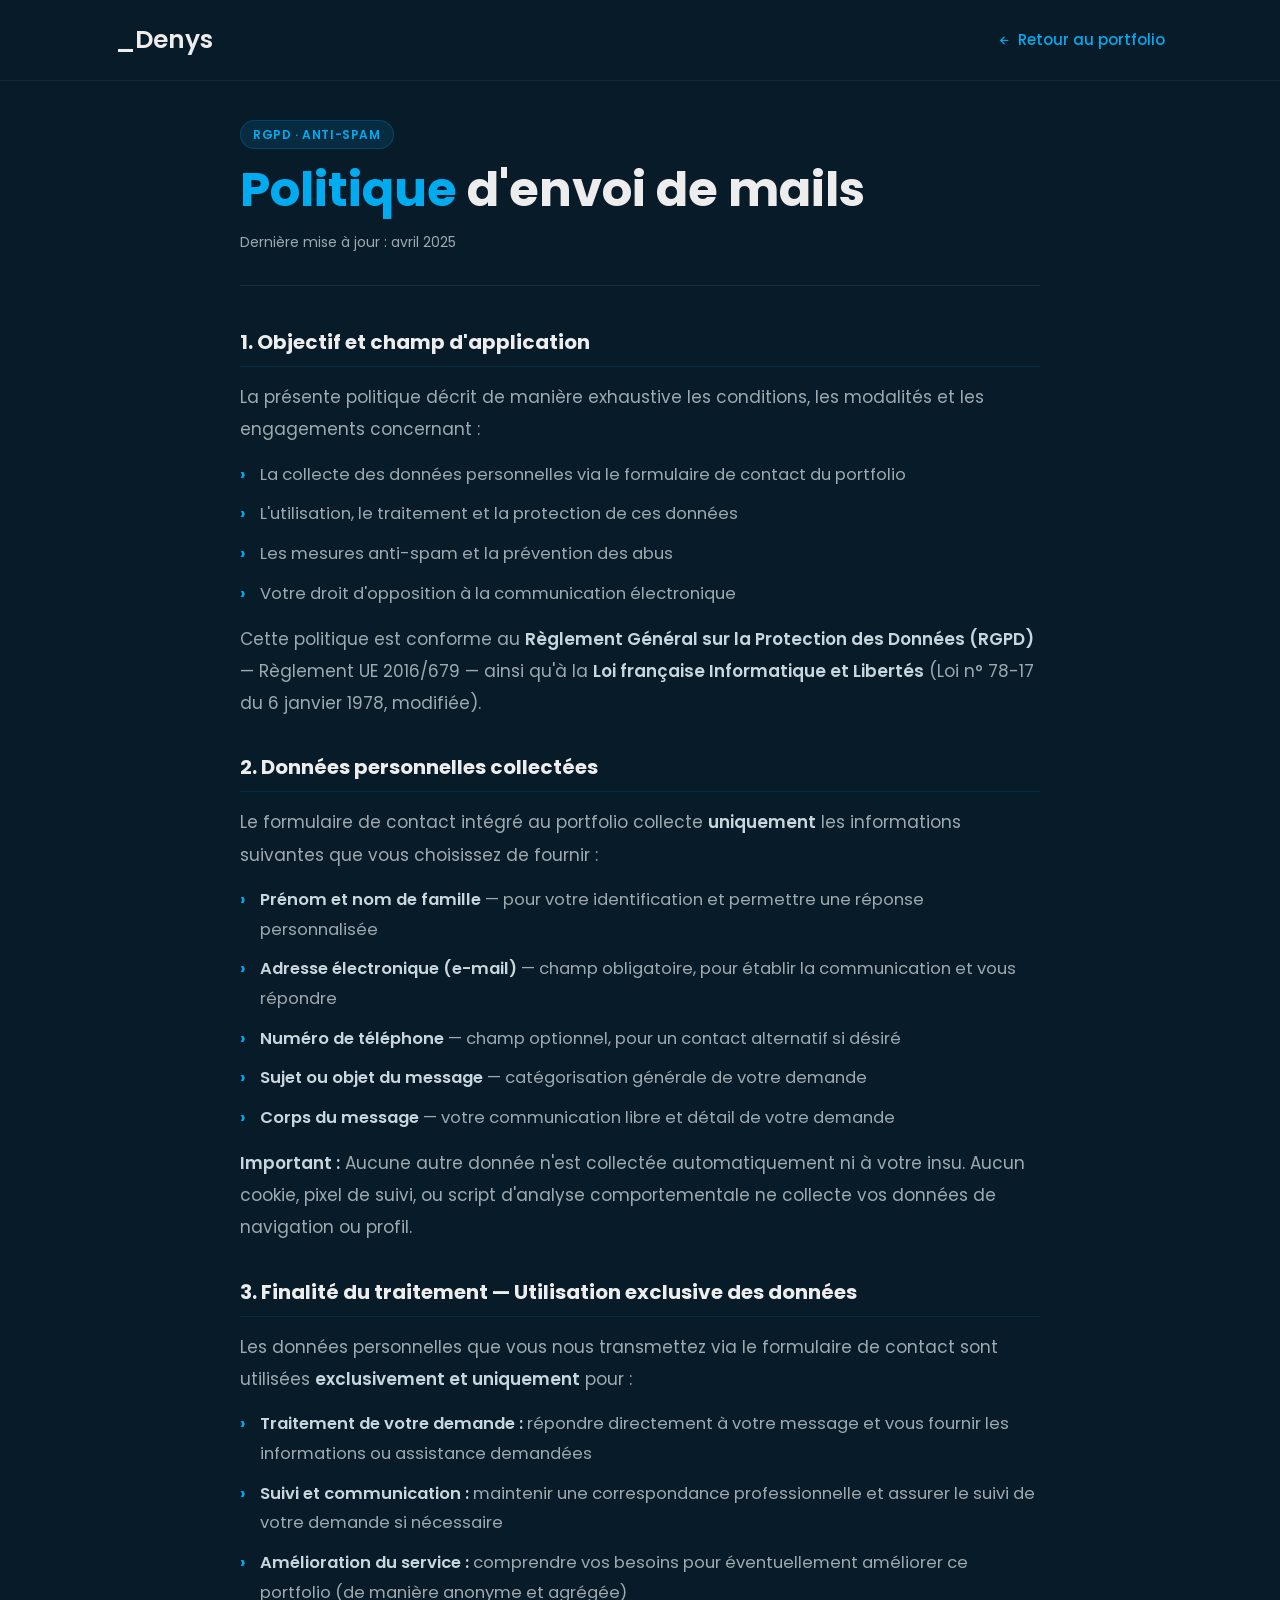
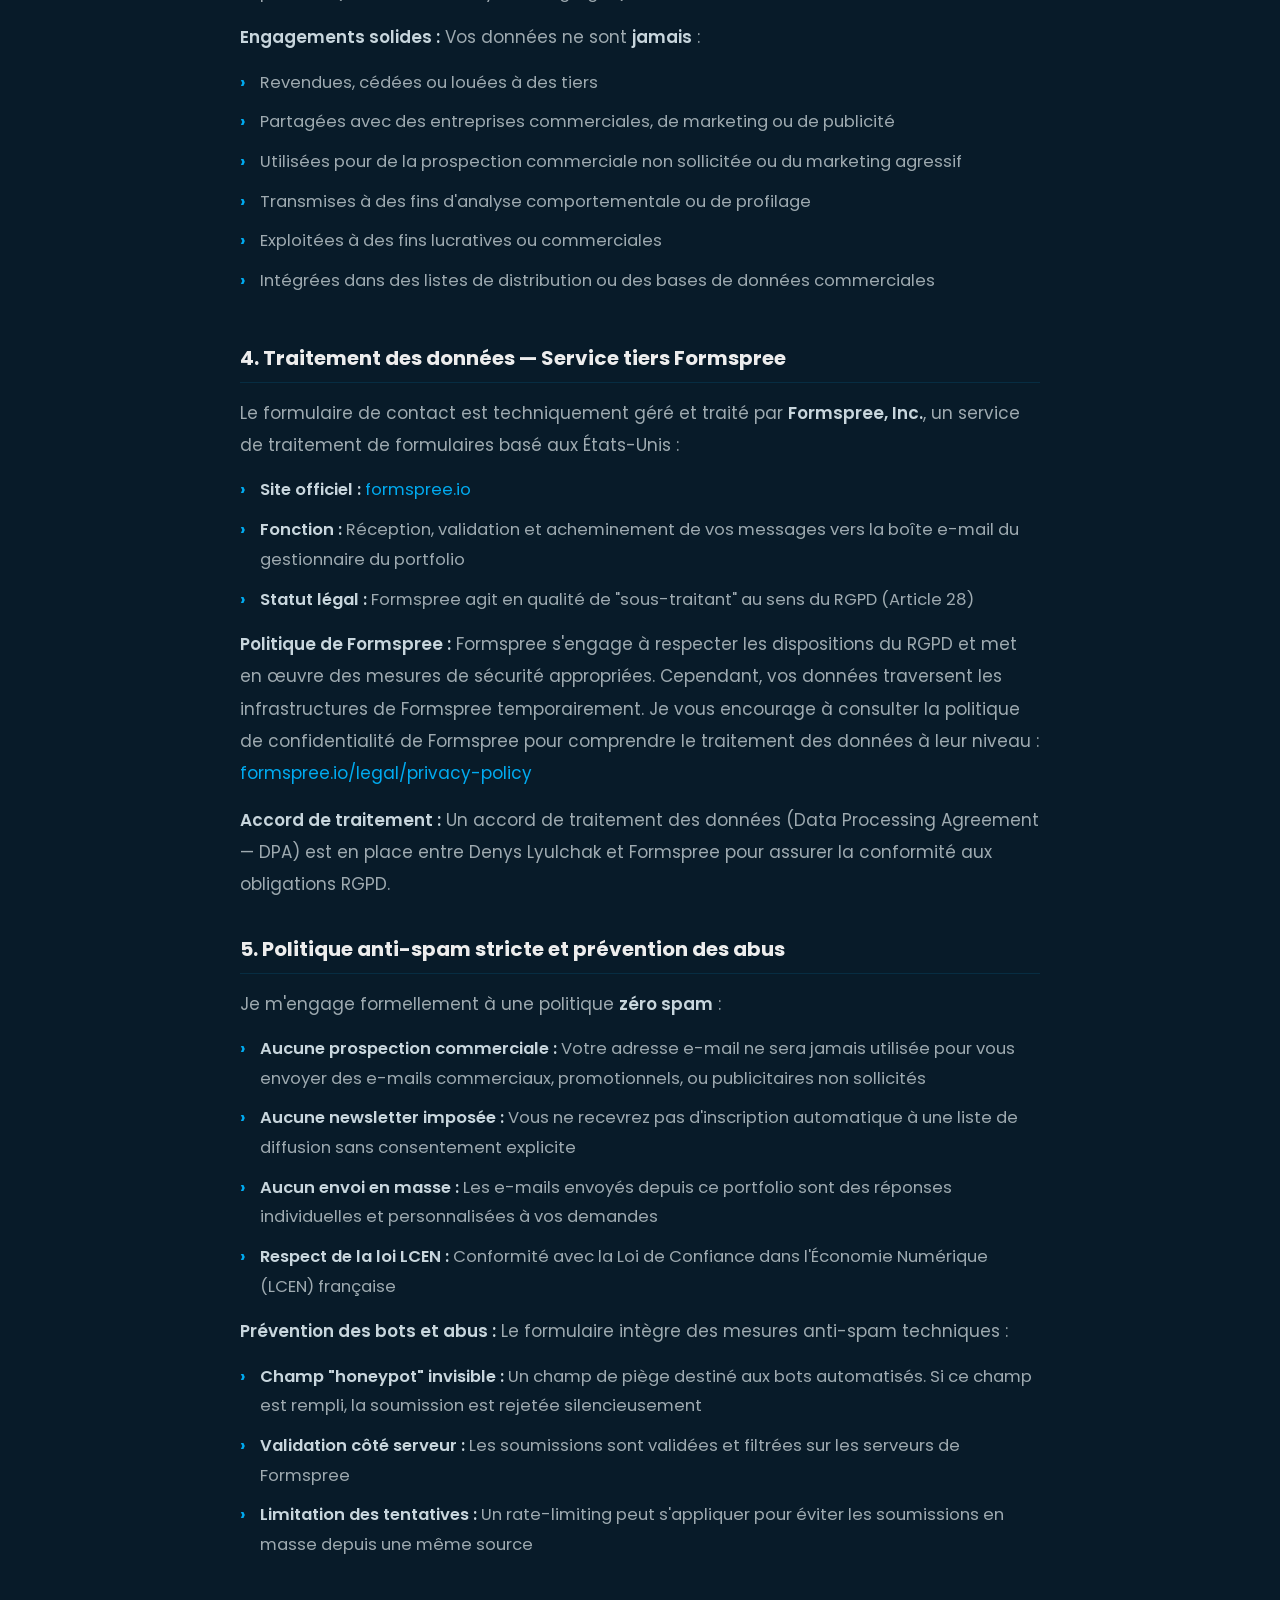
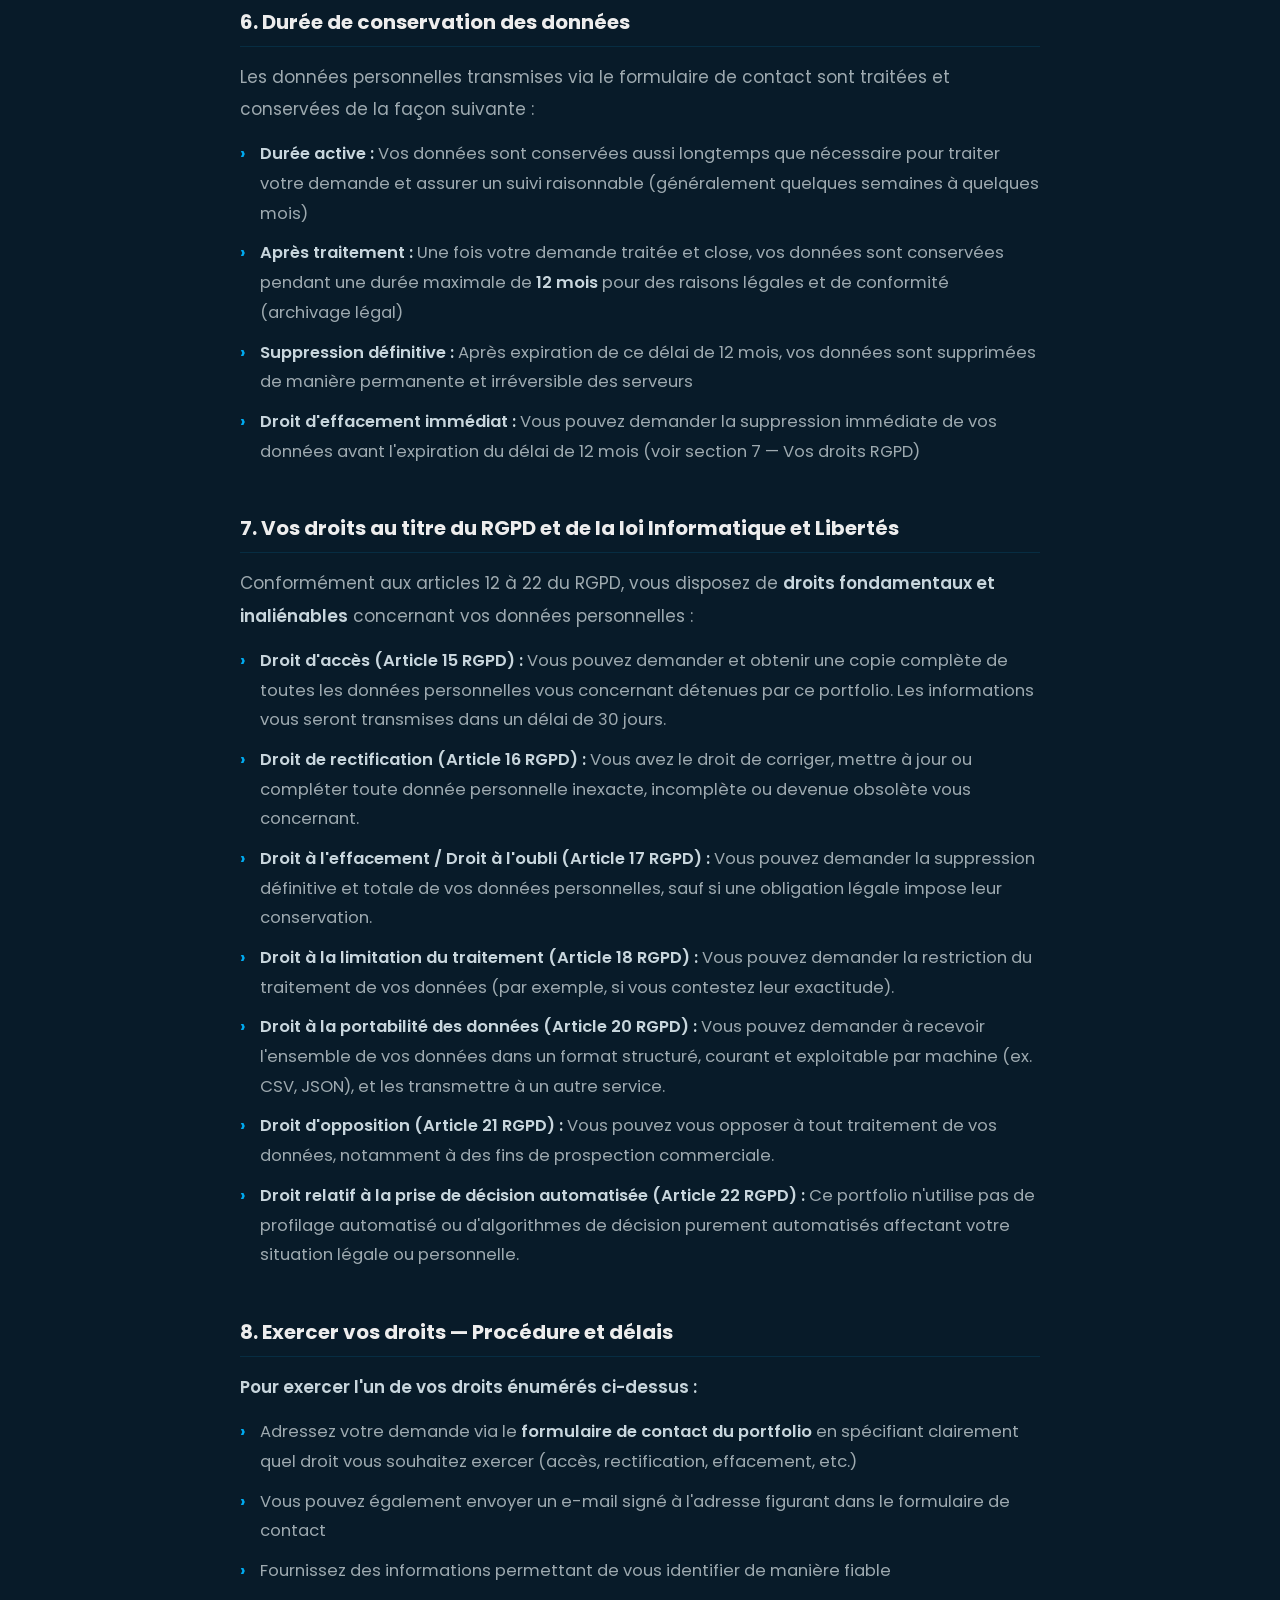
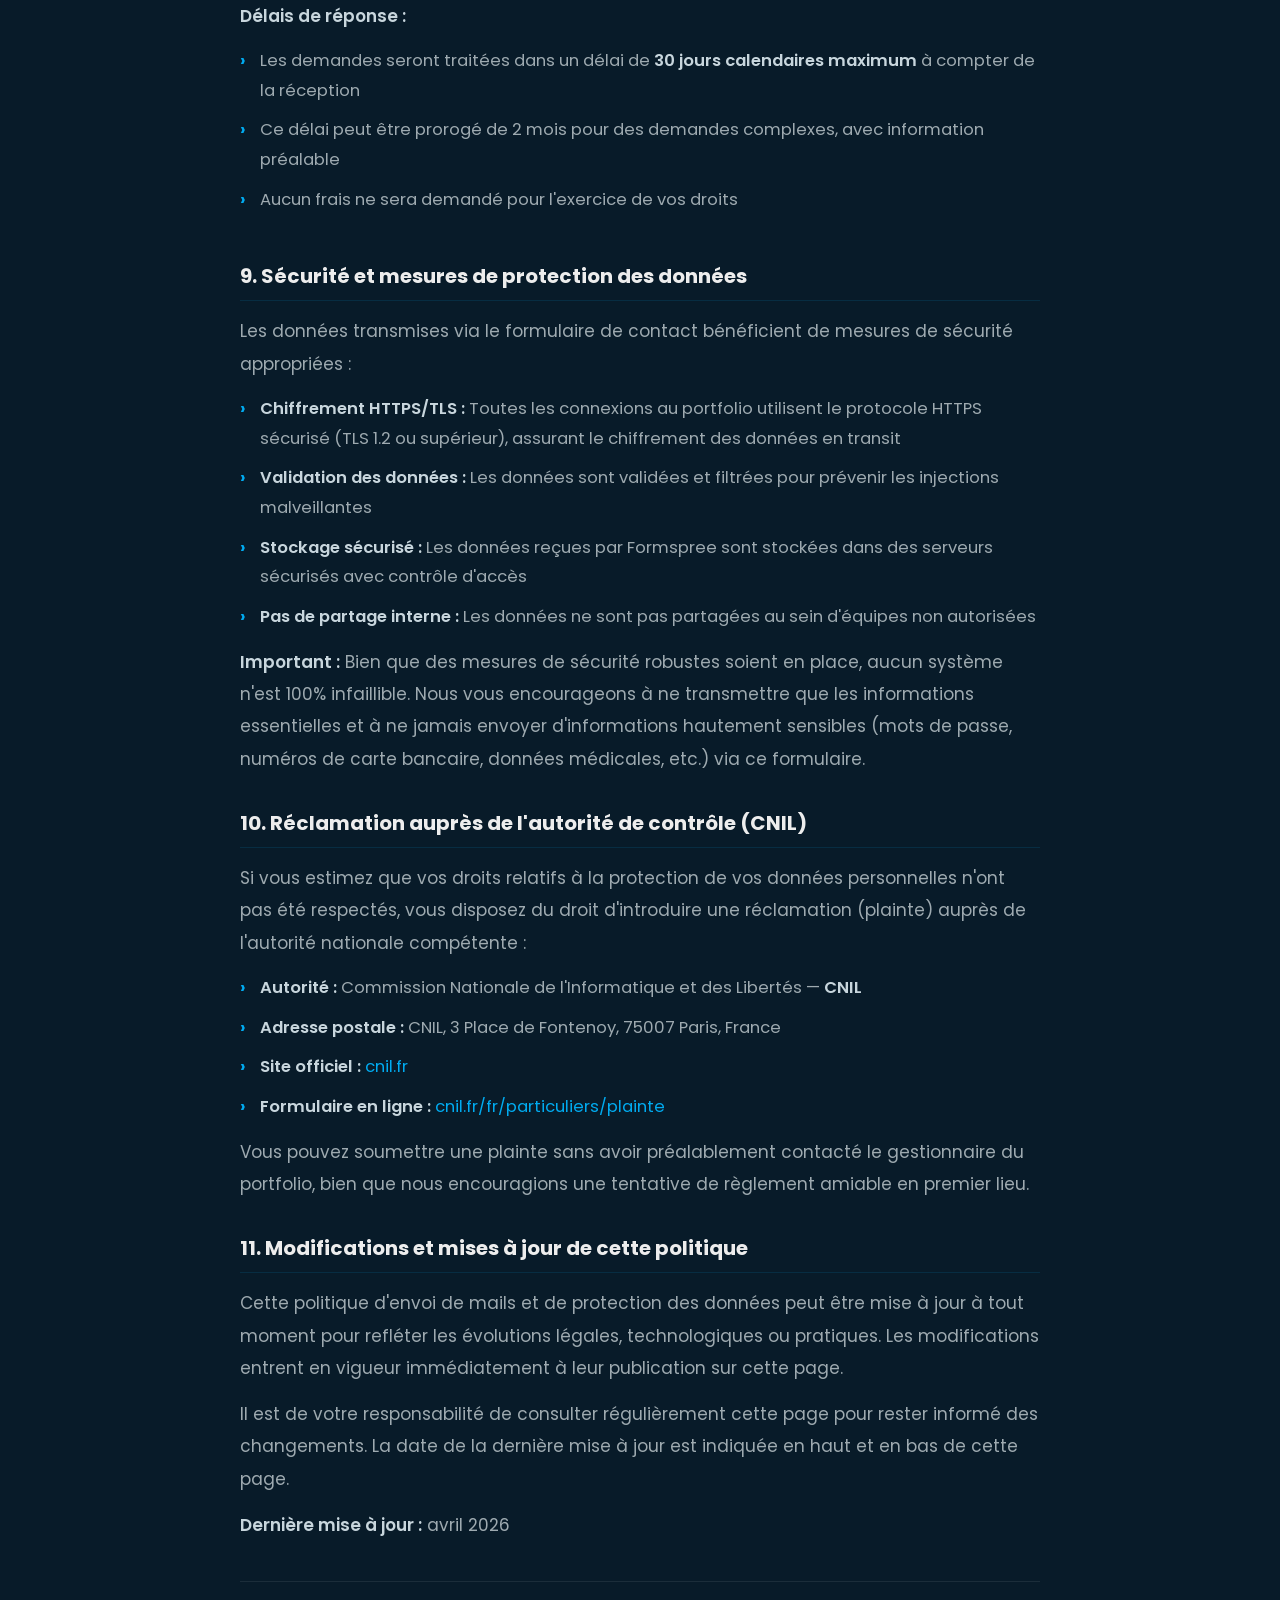
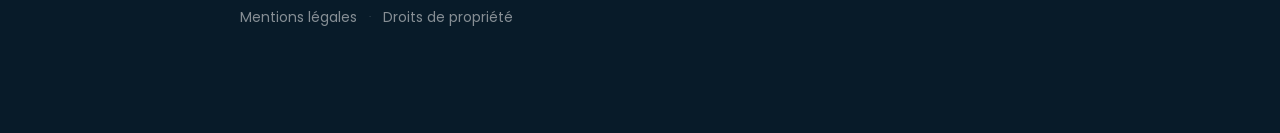
<file: legal/politique-mails.html>
<!DOCTYPE html>
<html lang="fr">

<head>
    <meta charset="UTF-8">
    <meta name="viewport" content="width=device-width, initial-scale=1.0">
    <meta name="description" content="Politique d'envoi de mails, anti-spam et utilisation des données — portfolio Denys Lyulchak.">
    <meta name="robots" content="noindex, nofollow">
    <title>Politique d'envoi de mails — Denys Lyulchak</title>

    <link rel="stylesheet" href="../css/style.css">
    <link rel="stylesheet" href="../css/project-page.css">
    <link rel="stylesheet" href="legal.css">
    <link href='https://unpkg.com/boxicons@2.1.4/css/boxicons.min.css' rel='stylesheet'>
</head>

<body>

    <header class="project-page-header">
        <a href="../index.html" class="logo">_Denys</a>
        <a href="../index.html" class="back-btn">
            <i class='bx bx-left-arrow-alt' aria-hidden="true"></i> Retour au portfolio
        </a>
    </header>

    <main class="legal-main">

        <div class="legal-container">

            <div class="legal-hero">
                <span class="legal-badge">RGPD · Anti-spam</span>
                <h1><span class="span-color">Politique </span>d'envoi de mails</h1>
                <p class="legal-date">Dernière mise à jour : avril 2025</p>
            </div>

            <article class="legal-content">

                <section class="legal-section">
                    <h2>1. Objectif et champ d'application</h2>
                    <p>La présente politique décrit de manière exhaustive les conditions, les modalités et les engagements concernant :</p>
                    <ul>
                        <li>La collecte des données personnelles via le formulaire de contact du portfolio</li>
                        <li>L'utilisation, le traitement et la protection de ces données</li>
                        <li>Les mesures anti-spam et la prévention des abus</li>
                        <li>Votre droit d'opposition à la communication électronique</li>
                    </ul>
                    <p>Cette politique est conforme au <strong>Règlement Général sur la Protection des Données (RGPD)</strong> — Règlement UE 2016/679 — ainsi qu'à la <strong>Loi française Informatique et Libertés</strong> (Loi n° 78-17 du 6 janvier 1978, modifiée).</p>
                </section>

                <section class="legal-section">
                    <h2>2. Données personnelles collectées</h2>
                    <p>Le formulaire de contact intégré au portfolio collecte <strong>uniquement</strong> les informations suivantes que vous choisissez de fournir :</p>
                    <ul>
                        <li><strong>Prénom et nom de famille</strong> — pour votre identification et permettre une réponse personnalisée</li>
                        <li><strong>Adresse électronique (e-mail)</strong> — champ obligatoire, pour établir la communication et vous répondre</li>
                        <li><strong>Numéro de téléphone</strong> — champ optionnel, pour un contact alternatif si désiré</li>
                        <li><strong>Sujet ou objet du message</strong> — catégorisation générale de votre demande</li>
                        <li><strong>Corps du message</strong> — votre communication libre et détail de votre demande</li>
                    </ul>
                    <p><strong>Important :</strong> Aucune autre donnée n'est collectée automatiquement ni à votre insu. Aucun cookie, pixel de suivi, ou script d'analyse comportementale ne collecte vos données de navigation ou profil.</p>
                </section>

                <section class="legal-section">
                    <h2>3. Finalité du traitement — Utilisation exclusive des données</h2>
                    <p>Les données personnelles que vous nous transmettez via le formulaire de contact sont utilisées <strong>exclusivement et uniquement</strong> pour :</p>
                    <ul>
                        <li><strong>Traitement de votre demande :</strong> répondre directement à votre message et vous fournir les informations ou assistance demandées</li>
                        <li><strong>Suivi et communication :</strong> maintenir une correspondance professionnelle et assurer le suivi de votre demande si nécessaire</li>
                        <li><strong>Amélioration du service :</strong> comprendre vos besoins pour éventuellement améliorer ce portfolio (de manière anonyme et agrégée)</li>
                    </ul>
                    <p><strong>Engagements solides :</strong> Vos données ne sont <strong>jamais</strong> :</p>
                    <ul>
                        <li>Revendues, cédées ou louées à des tiers</li>
                        <li>Partagées avec des entreprises commerciales, de marketing ou de publicité</li>
                        <li>Utilisées pour de la prospection commerciale non sollicitée ou du marketing agressif</li>
                        <li>Transmises à des fins d'analyse comportementale ou de profilage</li>
                        <li>Exploitées à des fins lucratives ou commerciales</li>
                        <li>Intégrées dans des listes de distribution ou des bases de données commerciales</li>
                    </ul>
                </section>

                <section class="legal-section">
                    <h2>4. Traitement des données — Service tiers Formspree</h2>
                    <p>Le formulaire de contact est techniquement géré et traité par <strong>Formspree, Inc.</strong>, un service de traitement de formulaires basé aux États-Unis :</p>
                    <ul>
                        <li><strong>Site officiel :</strong> <a href="https://formspree.io" target="_blank" rel="noopener noreferrer">formspree.io</a></li>
                        <li><strong>Fonction :</strong> Réception, validation et acheminement de vos messages vers la boîte e-mail du gestionnaire du portfolio</li>
                        <li><strong>Statut légal :</strong> Formspree agit en qualité de "sous-traitant" au sens du RGPD (Article 28)</li>
                    </ul>
                    <p><strong>Politique de Formspree :</strong> Formspree s'engage à respecter les dispositions du RGPD et met en œuvre des mesures de sécurité appropriées. Cependant, vos données traversent les infrastructures de Formspree temporairement. Je vous encourage à consulter la politique de confidentialité de Formspree pour comprendre le traitement des données à leur niveau : <a href="https://formspree.io/legal/privacy-policy" target="_blank" rel="noopener noreferrer">formspree.io/legal/privacy-policy</a></p>
                    <p><strong>Accord de traitement :</strong> Un accord de traitement des données (Data Processing Agreement — DPA) est en place entre Denys Lyulchak et Formspree pour assurer la conformité aux obligations RGPD.</p>
                </section>

                <section class="legal-section">
                    <h2>5. Politique anti-spam stricte et prévention des abus</h2>
                    <p>Je m'engage formellement à une politique <strong>zéro spam</strong> :</p>
                    <ul>
                        <li><strong>Aucune prospection commerciale :</strong> Votre adresse e-mail ne sera jamais utilisée pour vous envoyer des e-mails commerciaux, promotionnels, ou publicitaires non sollicités</li>
                        <li><strong>Aucune newsletter imposée :</strong> Vous ne recevrez pas d'inscription automatique à une liste de diffusion sans consentement explicite</li>
                        <li><strong>Aucun envoi en masse :</strong> Les e-mails envoyés depuis ce portfolio sont des réponses individuelles et personnalisées à vos demandes</li>
                        <li><strong>Respect de la loi LCEN :</strong> Conformité avec la Loi de Confiance dans l'Économie Numérique (LCEN) française</li>
                    </ul>
                    <p><strong>Prévention des bots et abus :</strong> Le formulaire intègre des mesures anti-spam techniques :</p>
                    <ul>
                        <li><strong>Champ "honeypot" invisible :</strong> Un champ de piège destiné aux bots automatisés. Si ce champ est rempli, la soumission est rejetée silencieusement</li>
                        <li><strong>Validation côté serveur :</strong> Les soumissions sont validées et filtrées sur les serveurs de Formspree</li>
                        <li><strong>Limitation des tentatives :</strong> Un rate-limiting peut s'appliquer pour éviter les soumissions en masse depuis une même source</li>
                    </ul>
                </section>

                <section class="legal-section">
                    <h2>6. Durée de conservation des données</h2>
                    <p>Les données personnelles transmises via le formulaire de contact sont traitées et conservées de la façon suivante :</p>
                    <ul>
                        <li><strong>Durée active :</strong> Vos données sont conservées aussi longtemps que nécessaire pour traiter votre demande et assurer un suivi raisonnable (généralement quelques semaines à quelques mois)</li>
                        <li><strong>Après traitement :</strong> Une fois votre demande traitée et close, vos données sont conservées pendant une durée maximale de <strong>12 mois</strong> pour des raisons légales et de conformité (archivage légal)</li>
                        <li><strong>Suppression définitive :</strong> Après expiration de ce délai de 12 mois, vos données sont supprimées de manière permanente et irréversible des serveurs</li>
                        <li><strong>Droit d'effacement immédiat :</strong> Vous pouvez demander la suppression immédiate de vos données avant l'expiration du délai de 12 mois (voir section 7 — Vos droits RGPD)</li>
                    </ul>
                </section>

                <section class="legal-section">
                    <h2>7. Vos droits au titre du RGPD et de la loi Informatique et Libertés</h2>
                    <p>Conformément aux articles 12 à 22 du RGPD, vous disposez de <strong>droits fondamentaux et inaliénables</strong> concernant vos données personnelles :</p>
                    <ul>
                        <li>
                            <strong>Droit d'accès (Article 15 RGPD) :</strong>
                            Vous pouvez demander et obtenir une copie complète de toutes les données personnelles vous concernant détenues par ce portfolio. Les informations vous seront transmises dans un délai de 30 jours.
                        </li>
                        <li>
                            <strong>Droit de rectification (Article 16 RGPD) :</strong>
                            Vous avez le droit de corriger, mettre à jour ou compléter toute donnée personnelle inexacte, incomplète ou devenue obsolète vous concernant.
                        </li>
                        <li>
                            <strong>Droit à l'effacement / Droit à l'oubli (Article 17 RGPD) :</strong>
                            Vous pouvez demander la suppression définitive et totale de vos données personnelles, sauf si une obligation légale impose leur conservation.
                        </li>
                        <li>
                            <strong>Droit à la limitation du traitement (Article 18 RGPD) :</strong>
                            Vous pouvez demander la restriction du traitement de vos données (par exemple, si vous contestez leur exactitude).
                        </li>
                        <li>
                            <strong>Droit à la portabilité des données (Article 20 RGPD) :</strong>
                            Vous pouvez demander à recevoir l'ensemble de vos données dans un format structuré, courant et exploitable par machine (ex. CSV, JSON), et les transmettre à un autre service.
                        </li>
                        <li>
                            <strong>Droit d'opposition (Article 21 RGPD) :</strong>
                            Vous pouvez vous opposer à tout traitement de vos données, notamment à des fins de prospection commerciale.
                        </li>
                        <li>
                            <strong>Droit relatif à la prise de décision automatisée (Article 22 RGPD) :</strong>
                            Ce portfolio n'utilise pas de profilage automatisé ou d'algorithmes de décision purement automatisés affectant votre situation légale ou personnelle.
                        </li>
                    </ul>
                </section>

                <section class="legal-section">
                    <h2>8. Exercer vos droits — Procédure et délais</h2>
                    <p><strong>Pour exercer l'un de vos droits énumérés ci-dessus :</strong></p>
                    <ul>
                        <li>Adressez votre demande via le <strong>formulaire de contact du portfolio</strong> en spécifiant clairement quel droit vous souhaitez exercer (accès, rectification, effacement, etc.)</li>
                        <li>Vous pouvez également envoyer un e-mail signé à l'adresse figurant dans le formulaire de contact</li>
                        <li>Fournissez des informations permettant de vous identifier de manière fiable</li>
                    </ul>
                    <p><strong>Délais de réponse :</strong></p>
                    <ul>
                        <li>Les demandes seront traitées dans un délai de <strong>30 jours calendaires maximum</strong> à compter de la réception</li>
                        <li>Ce délai peut être prorogé de 2 mois pour des demandes complexes, avec information préalable</li>
                        <li>Aucun frais ne sera demandé pour l'exercice de vos droits</li>
                    </ul>
                </section>

                <section class="legal-section">
                    <h2>9. Sécurité et mesures de protection des données</h2>
                    <p>Les données transmises via le formulaire de contact bénéficient de mesures de sécurité appropriées :</p>
                    <ul>
                        <li><strong>Chiffrement HTTPS/TLS :</strong> Toutes les connexions au portfolio utilisent le protocole HTTPS sécurisé (TLS 1.2 ou supérieur), assurant le chiffrement des données en transit</li>
                        <li><strong>Validation des données :</strong> Les données sont validées et filtrées pour prévenir les injections malveillantes</li>
                        <li><strong>Stockage sécurisé :</strong> Les données reçues par Formspree sont stockées dans des serveurs sécurisés avec contrôle d'accès</li>
                        <li><strong>Pas de partage interne :</strong> Les données ne sont pas partagées au sein d'équipes non autorisées</li>
                    </ul>
                    <p><strong>Important :</strong> Bien que des mesures de sécurité robustes soient en place, aucun système n'est 100% infaillible. Nous vous encourageons à ne transmettre que les informations essentielles et à ne jamais envoyer d'informations hautement sensibles (mots de passe, numéros de carte bancaire, données médicales, etc.) via ce formulaire.</p>
                </section>

                <section class="legal-section">
                    <h2>10. Réclamation auprès de l'autorité de contrôle (CNIL)</h2>
                    <p>Si vous estimez que vos droits relatifs à la protection de vos données personnelles n'ont pas été respectés, vous disposez du droit d'introduire une réclamation (plainte) auprès de l'autorité nationale compétente :</p>
                    <ul>
                        <li><strong>Autorité :</strong> Commission Nationale de l'Informatique et des Libertés — <strong>CNIL</strong></li>
                        <li><strong>Adresse postale :</strong> CNIL, 3 Place de Fontenoy, 75007 Paris, France</li>
                        <li><strong>Site officiel :</strong> <a href="https://www.cnil.fr" target="_blank" rel="noopener noreferrer">cnil.fr</a></li>
                        <li><strong>Formulaire en ligne :</strong> <a href="https://www.cnil.fr/fr/particuliers/plainte" target="_blank" rel="noopener noreferrer">cnil.fr/fr/particuliers/plainte</a></li>
                    </ul>
                    <p>Vous pouvez soumettre une plainte sans avoir préalablement contacté le gestionnaire du portfolio, bien que nous encouragions une tentative de règlement amiable en premier lieu.</p>
                </section>

                <section class="legal-section">
                    <h2>11. Modifications et mises à jour de cette politique</h2>
                    <p>Cette politique d'envoi de mails et de protection des données peut être mise à jour à tout moment pour refléter les évolutions légales, technologiques ou pratiques. Les modifications entrent en vigueur immédiatement à leur publication sur cette page.</p>
                    <p>Il est de votre responsabilité de consulter régulièrement cette page pour rester informé des changements. La date de la dernière mise à jour est indiquée en haut et en bas de cette page.</p>
                    <p><strong>Dernière mise à jour :</strong> avril 2026</p>
                </section>

            </article>

            <nav class="legal-footer-links" aria-label="Autres pages légales">
                <a href="mentions-legales.html">Mentions légales</a>
                <span aria-hidden="true">·</span>
                <a href="droits-propriete.html">Droits de propriété</a>
            </nav>

        </div>

    </main>

</body>
</html>
</file>
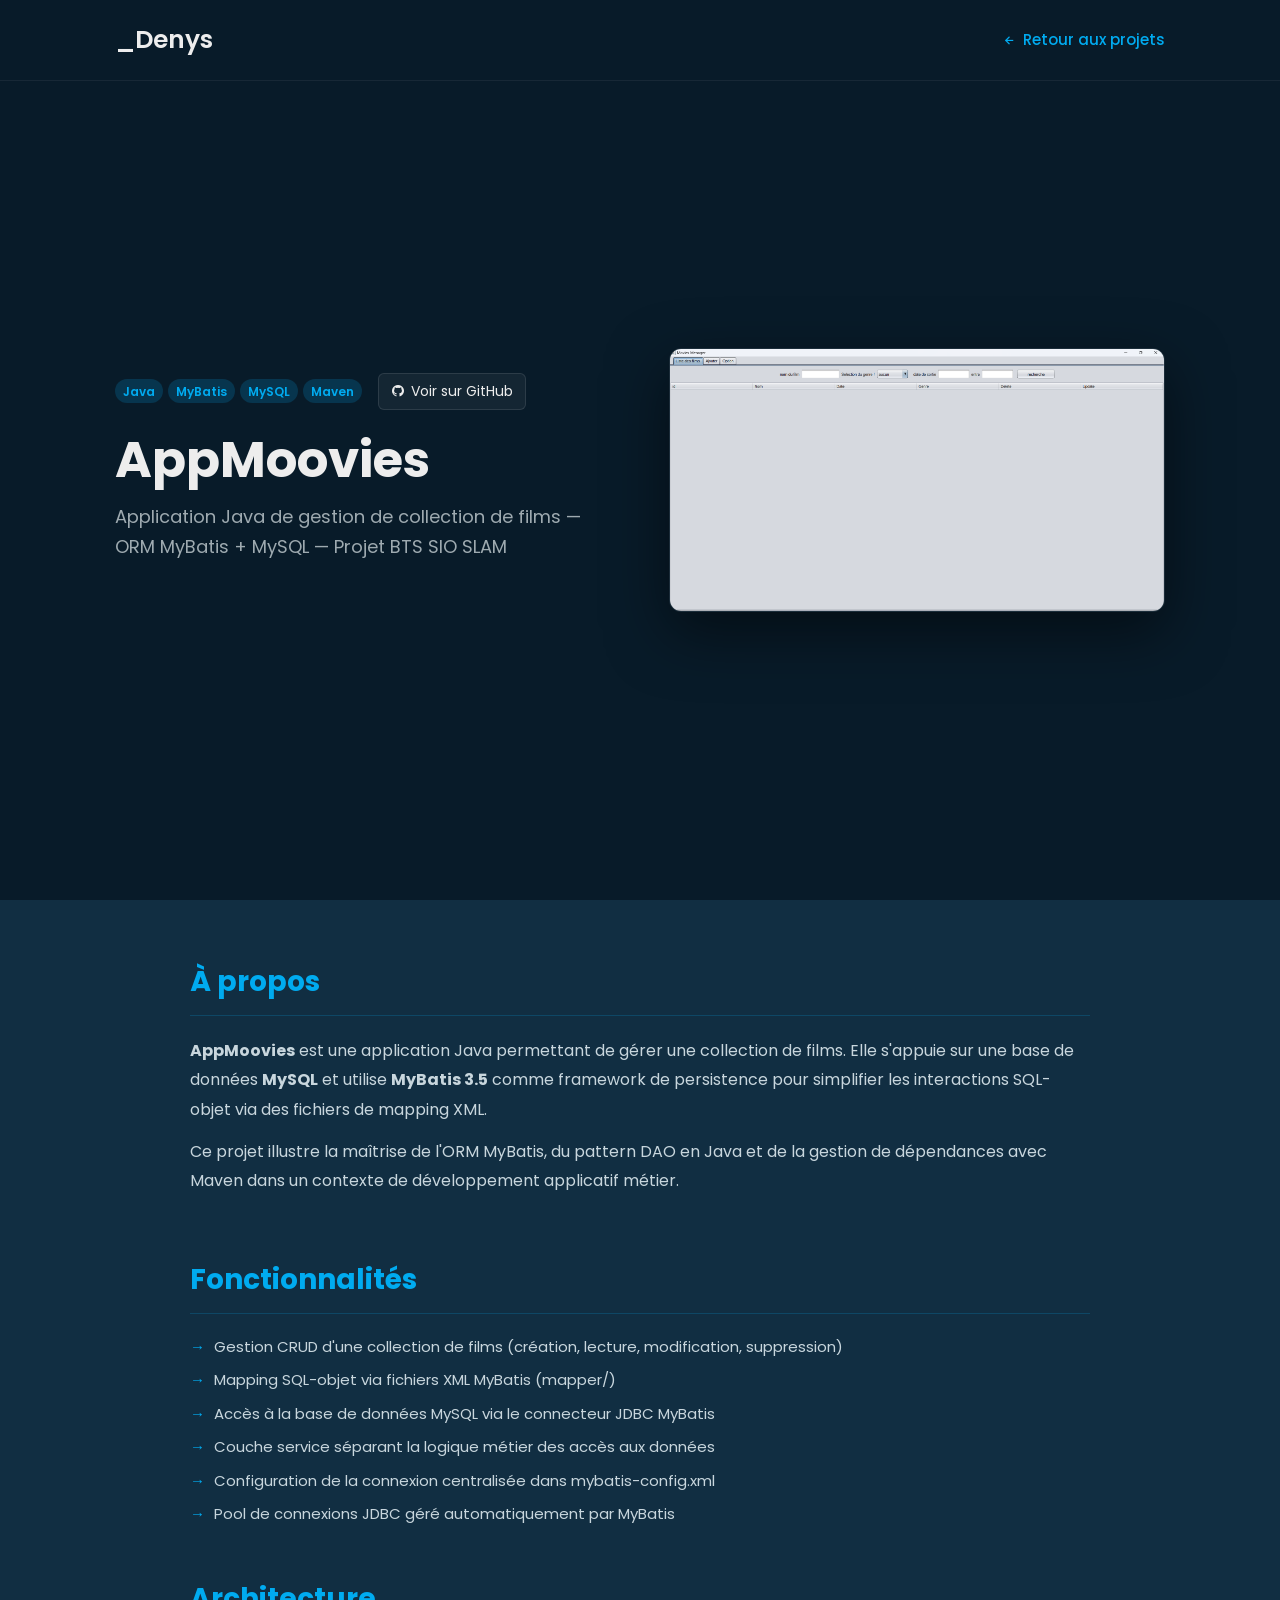
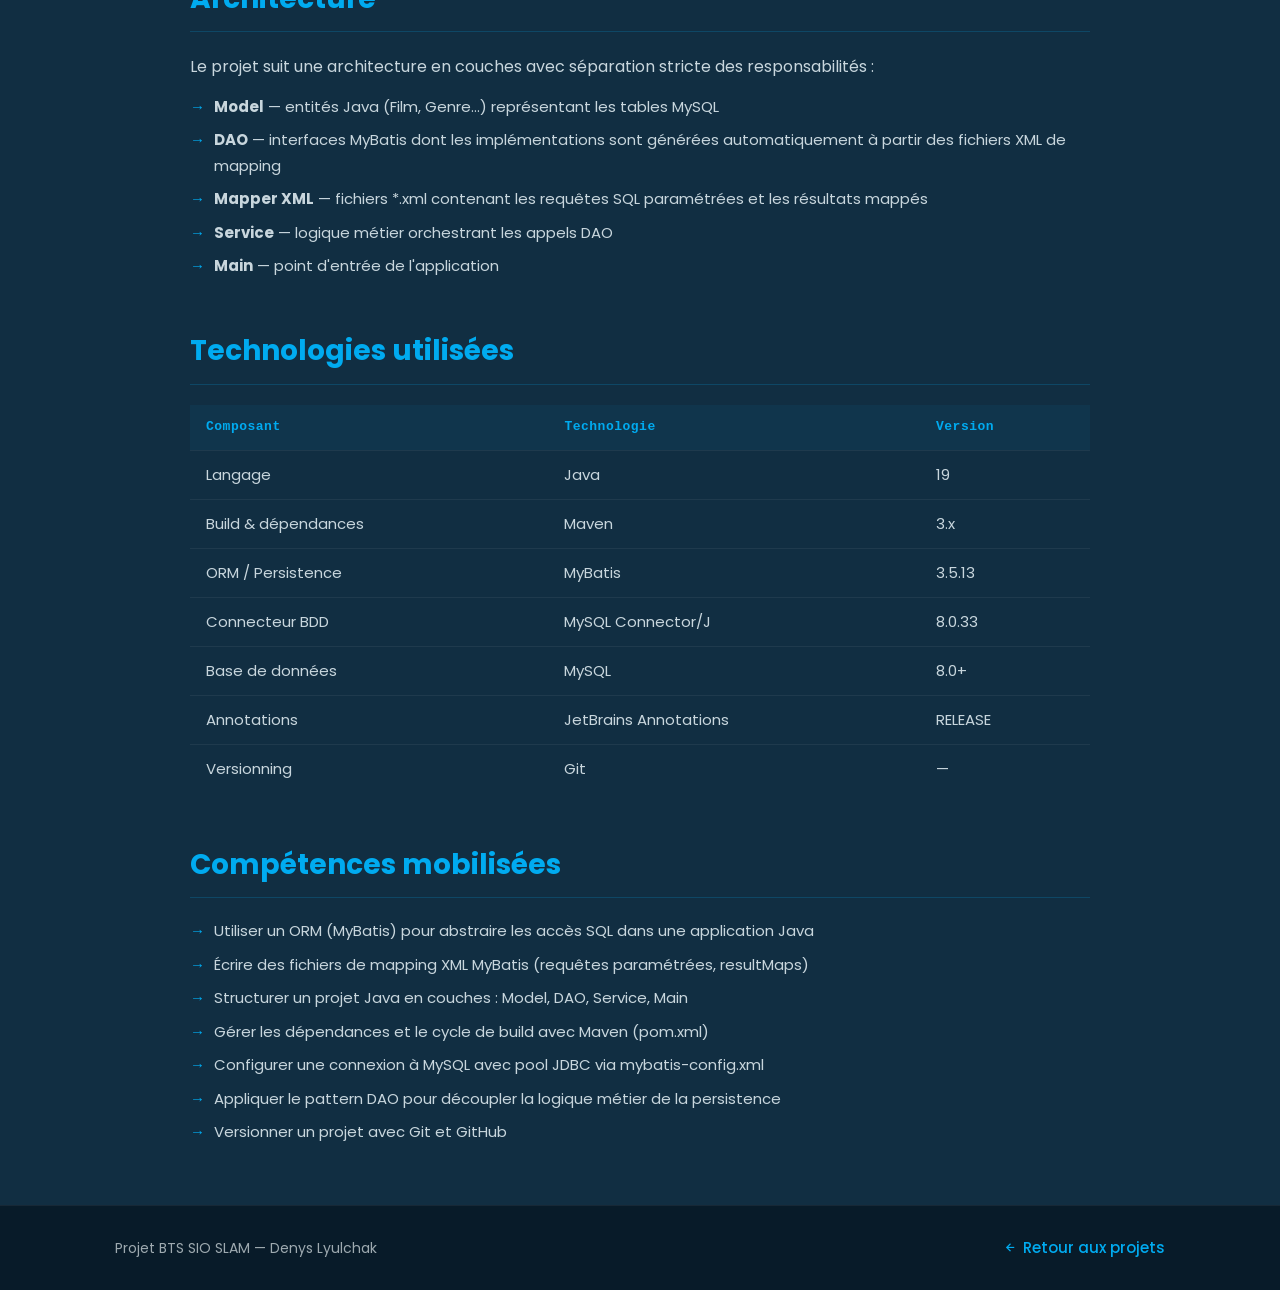
<file: projects/appmovie.html>
<!DOCTYPE html>
<html lang="fr">

<head>
    <meta charset="UTF-8">
    <meta http-equiv="X-UA-Compatible" content="IE=edge">
    <meta name="viewport" content="width=device-width, initial-scale=1.0">
    <meta name="description" content="AppMoovies — Application Java de gestion de films avec MyBatis ORM et MySQL. Projet BTS SIO SLAM par Denys.">
    <title>AppMoovies — Denys Portfolio</title>

    <link rel="stylesheet" href="../css/style.css">
    <link rel="stylesheet" href="../css/project-page.css">
    <link href='https://unpkg.com/boxicons@2.1.4/css/boxicons.min.css' rel='stylesheet'>
</head>

<body>

    <header class="project-page-header">
        <a href="../index.html" class="logo">_Denys</a>
        <a href="../index.html#projects" class="back-btn">
            <i class='bx bx-left-arrow-alt' aria-hidden="true"></i> Retour aux projets
        </a>
    </header>

    <main>

        <!-- Hero -->
        <section class="project-hero">
            <div class="project-hero-content">
                <div class="project-meta">
                    <ul class="tech-tags">
                        <li>Java</li>
                        <li>MyBatis</li>
                        <li>MySQL</li>
                        <li>Maven</li>
                    </ul>
                    <a href="https://github.com/PlumCreativ/AppMoovies" class="github-link" target="_blank" rel="noopener noreferrer">
                        <i class='bx bxl-github' aria-hidden="true"></i> Voir sur GitHub
                    </a>
                </div>
                <h1>AppMoovies</h1>
                <p class="project-subtitle">Application Java de gestion de collection de films — ORM MyBatis + MySQL — Projet BTS SIO SLAM</p>
            </div>
            <div class="project-hero-img">
                <img src="../img/AppMovie.png" alt="Capture d'écran de l'application AppMoovies" loading="eager">
            </div>
        </section>

        <!-- Content -->
        <div class="project-content">
            <div class="project-sections">

                <div class="project-section">
                    <h2>À propos</h2>
                    <p>
                        <strong>AppMoovies</strong> est une application Java permettant de gérer une collection
                        de films. Elle s'appuie sur une base de données <strong>MySQL</strong> et utilise
                        <strong>MyBatis 3.5</strong> comme framework de persistence pour simplifier les
                        interactions SQL-objet via des fichiers de mapping XML.
                    </p>
                    <p>
                        Ce projet illustre la maîtrise de l'ORM MyBatis, du pattern DAO en Java et de la gestion
                        de dépendances avec Maven dans un contexte de développement applicatif métier.
                    </p>
                </div>

                <div class="project-section">
                    <h2>Fonctionnalités</h2>
                    <ul>
                        <li>Gestion CRUD d'une collection de films (création, lecture, modification, suppression)</li>
                        <li>Mapping SQL-objet via fichiers XML MyBatis (<code>mapper/</code>)</li>
                        <li>Accès à la base de données MySQL via le connecteur JDBC MyBatis</li>
                        <li>Couche service séparant la logique métier des accès aux données</li>
                        <li>Configuration de la connexion centralisée dans <code>mybatis-config.xml</code></li>
                        <li>Pool de connexions JDBC géré automatiquement par MyBatis</li>
                    </ul>
                </div>

                <div class="project-section">
                    <h2>Architecture</h2>
                    <p>
                        Le projet suit une architecture en couches avec séparation stricte des responsabilités :
                    </p>
                    <ul>
                        <li><strong>Model</strong> — entités Java (<code>Film</code>, <code>Genre</code>…) représentant les tables MySQL</li>
                        <li><strong>DAO</strong> — interfaces MyBatis dont les implémentations sont générées automatiquement à partir des fichiers XML de mapping</li>
                        <li><strong>Mapper XML</strong> — fichiers <code>*.xml</code> contenant les requêtes SQL paramétrées et les résultats mappés</li>
                        <li><strong>Service</strong> — logique métier orchestrant les appels DAO</li>
                        <li><strong>Main</strong> — point d'entrée de l'application</li>
                    </ul>
                </div>

                <div class="project-section">
                    <h2>Technologies utilisées</h2>
                    <table class="tech-table">
                        <thead>
                            <tr>
                                <th>Composant</th>
                                <th>Technologie</th>
                                <th>Version</th>
                            </tr>
                        </thead>
                        <tbody>
                            <tr><td>Langage</td><td>Java</td><td>19</td></tr>
                            <tr><td>Build &amp; dépendances</td><td>Maven</td><td>3.x</td></tr>
                            <tr><td>ORM / Persistence</td><td>MyBatis</td><td>3.5.13</td></tr>
                            <tr><td>Connecteur BDD</td><td>MySQL Connector/J</td><td>8.0.33</td></tr>
                            <tr><td>Base de données</td><td>MySQL</td><td>8.0+</td></tr>
                            <tr><td>Annotations</td><td>JetBrains Annotations</td><td>RELEASE</td></tr>
                            <tr><td>Versionning</td><td>Git</td><td>—</td></tr>
                        </tbody>
                    </table>
                </div>

                <div class="project-section">
                    <h2>Compétences mobilisées</h2>
                    <ul>
                        <li>Utiliser un ORM (MyBatis) pour abstraire les accès SQL dans une application Java</li>
                        <li>Écrire des fichiers de mapping XML MyBatis (requêtes paramétrées, resultMaps)</li>
                        <li>Structurer un projet Java en couches : Model, DAO, Service, Main</li>
                        <li>Gérer les dépendances et le cycle de build avec Maven (<code>pom.xml</code>)</li>
                        <li>Configurer une connexion à MySQL avec pool JDBC via <code>mybatis-config.xml</code></li>
                        <li>Appliquer le pattern DAO pour découpler la logique métier de la persistence</li>
                        <li>Versionner un projet avec Git et GitHub</li>
                    </ul>
                </div>

            </div>
        </div>

    </main>

    <footer class="project-footer">
        <p>Projet BTS SIO SLAM — Denys Lyulchak</p>
        <a href="../index.html#projects">
            <i class='bx bx-left-arrow-alt' aria-hidden="true"></i> Retour aux projets
        </a>
    </footer>

</body>

</html>
</file>
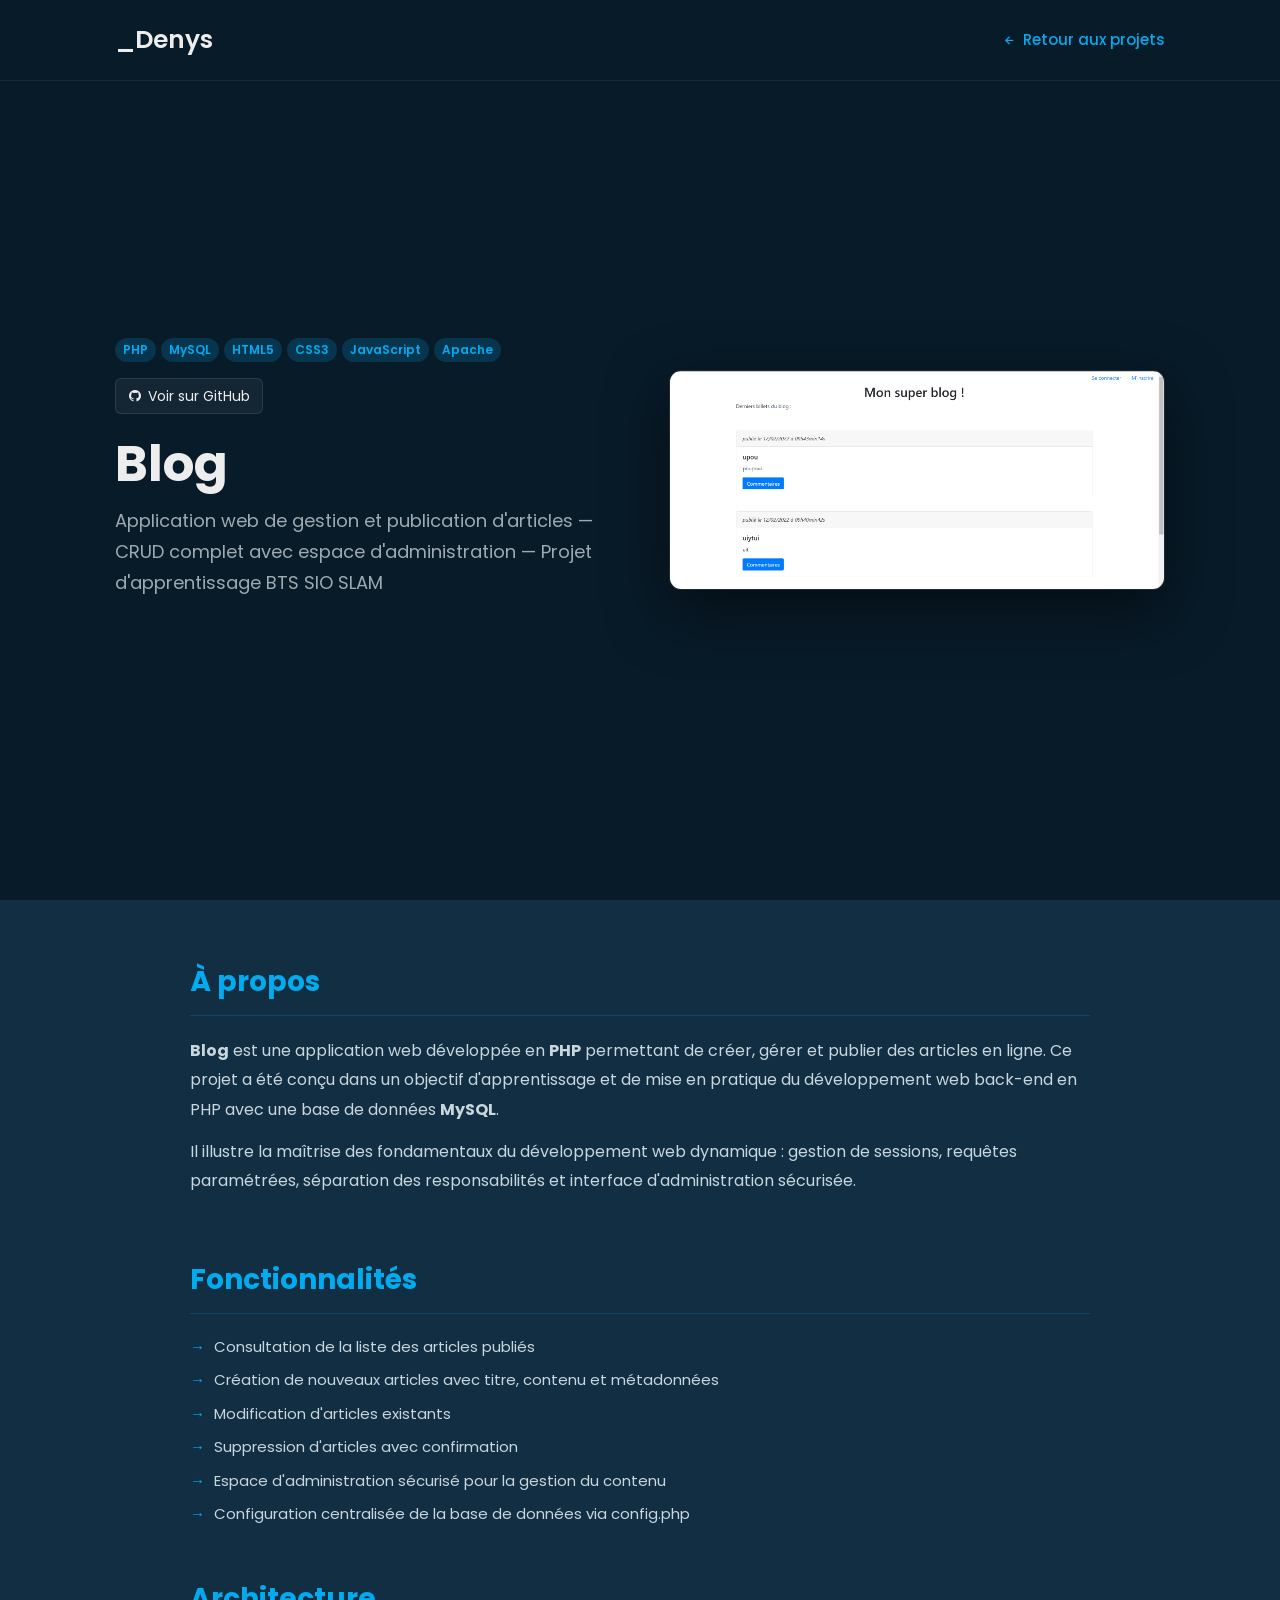
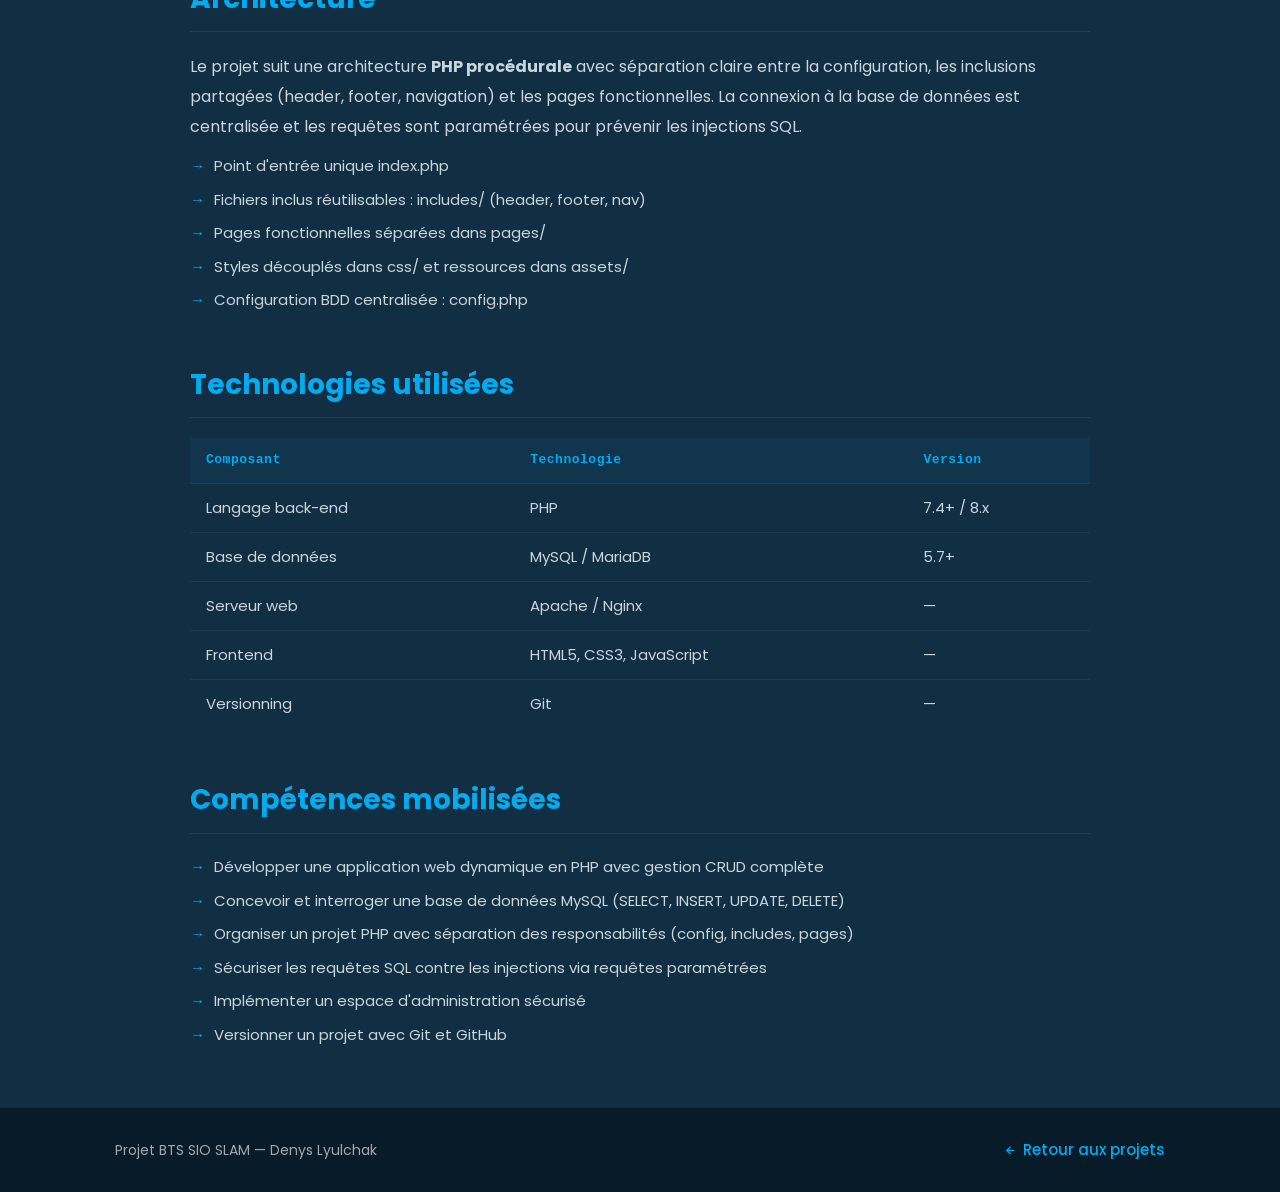
<file: projects/blog.html>
<!DOCTYPE html>
<html lang="fr">

<head>
    <meta charset="UTF-8">
    <meta http-equiv="X-UA-Compatible" content="IE=edge">
    <meta name="viewport" content="width=device-width, initial-scale=1.0">
    <meta name="description" content="Blog — Application web PHP de création et gestion d'articles de blog avec espace d'administration. Projet d'apprentissage BTS SIO SLAM par Denys.">
    <title>Blog — Denys Portfolio</title>

    <link rel="stylesheet" href="../css/style.css">
    <link rel="stylesheet" href="../css/project-page.css">
    <link href='https://unpkg.com/boxicons@2.1.4/css/boxicons.min.css' rel='stylesheet'>
</head>

<body>

    <header class="project-page-header">
        <a href="../index.html" class="logo">_Denys</a>
        <a href="../index.html#projects" class="back-btn">
            <i class='bx bx-left-arrow-alt' aria-hidden="true"></i> Retour aux projets
        </a>
    </header>

    <main>

        <!-- Hero -->
        <section class="project-hero">
            <div class="project-hero-content">
                <div class="project-meta">
                    <ul class="tech-tags">
                        <li>PHP</li>
                        <li>MySQL</li>
                        <li>HTML5</li>
                        <li>CSS3</li>
                        <li>JavaScript</li>
                        <li>Apache</li>
                    </ul>
                    <a href="https://github.com/PlumCreativ/blog" class="github-link" target="_blank" rel="noopener noreferrer">
                        <i class='bx bxl-github' aria-hidden="true"></i> Voir sur GitHub
                    </a>
                </div>
                <h1>Blog</h1>
                <p class="project-subtitle">Application web de gestion et publication d'articles — CRUD complet avec espace d'administration — Projet d'apprentissage BTS SIO SLAM</p>
            </div>
            <div class="project-hero-img">
                <img src="../img/Blog.png" alt="Capture d'écran de l'application Blog" loading="eager">
            </div>
        </section>

        <!-- Content -->
        <div class="project-content">
            <div class="project-sections">

                <div class="project-section">
                    <h2>À propos</h2>
                    <p>
                        <strong>Blog</strong> est une application web développée en <strong>PHP</strong> permettant
                        de créer, gérer et publier des articles en ligne. Ce projet a été conçu dans un objectif
                        d'apprentissage et de mise en pratique du développement web back-end en PHP avec une base
                        de données <strong>MySQL</strong>.
                    </p>
                    <p>
                        Il illustre la maîtrise des fondamentaux du développement web dynamique : gestion de sessions,
                        requêtes paramétrées, séparation des responsabilités et interface d'administration sécurisée.
                    </p>
                </div>

                <div class="project-section">
                    <h2>Fonctionnalités</h2>
                    <ul>
                        <li>Consultation de la liste des articles publiés</li>
                        <li>Création de nouveaux articles avec titre, contenu et métadonnées</li>
                        <li>Modification d'articles existants</li>
                        <li>Suppression d'articles avec confirmation</li>
                        <li>Espace d'administration sécurisé pour la gestion du contenu</li>
                        <li>Configuration centralisée de la base de données via <code>config.php</code></li>
                    </ul>
                </div>

                <div class="project-section">
                    <h2>Architecture</h2>
                    <p>
                        Le projet suit une architecture <strong>PHP procédurale</strong> avec séparation claire
                        entre la configuration, les inclusions partagées (header, footer, navigation) et les pages
                        fonctionnelles. La connexion à la base de données est centralisée et les requêtes sont
                        paramétrées pour prévenir les injections SQL.
                    </p>
                    <ul>
                        <li>Point d'entrée unique <code>index.php</code></li>
                        <li>Fichiers inclus réutilisables : <code>includes/</code> (header, footer, nav)</li>
                        <li>Pages fonctionnelles séparées dans <code>pages/</code></li>
                        <li>Styles découplés dans <code>css/</code> et ressources dans <code>assets/</code></li>
                        <li>Configuration BDD centralisée : <code>config.php</code></li>
                    </ul>
                </div>

                <div class="project-section">
                    <h2>Technologies utilisées</h2>
                    <table class="tech-table">
                        <thead>
                            <tr>
                                <th>Composant</th>
                                <th>Technologie</th>
                                <th>Version</th>
                            </tr>
                        </thead>
                        <tbody>
                            <tr><td>Langage back-end</td><td>PHP</td><td>7.4+ / 8.x</td></tr>
                            <tr><td>Base de données</td><td>MySQL / MariaDB</td><td>5.7+</td></tr>
                            <tr><td>Serveur web</td><td>Apache / Nginx</td><td>—</td></tr>
                            <tr><td>Frontend</td><td>HTML5, CSS3, JavaScript</td><td>—</td></tr>
                            <tr><td>Versionning</td><td>Git</td><td>—</td></tr>
                        </tbody>
                    </table>
                </div>

                <div class="project-section">
                    <h2>Compétences mobilisées</h2>
                    <ul>
                        <li>Développer une application web dynamique en PHP avec gestion CRUD complète</li>
                        <li>Concevoir et interroger une base de données MySQL (SELECT, INSERT, UPDATE, DELETE)</li>
                        <li>Organiser un projet PHP avec séparation des responsabilités (config, includes, pages)</li>
                        <li>Sécuriser les requêtes SQL contre les injections via requêtes paramétrées</li>
                        <li>Implémenter un espace d'administration sécurisé</li>
                        <li>Versionner un projet avec Git et GitHub</li>
                    </ul>
                </div>

            </div>
        </div>

    </main>

    <footer class="project-footer">
        <p>Projet BTS SIO SLAM — Denys Lyulchak</p>
        <a href="../index.html#projects">
            <i class='bx bx-left-arrow-alt' aria-hidden="true"></i> Retour aux projets
        </a>
    </footer>

</body>

</html>
</file>
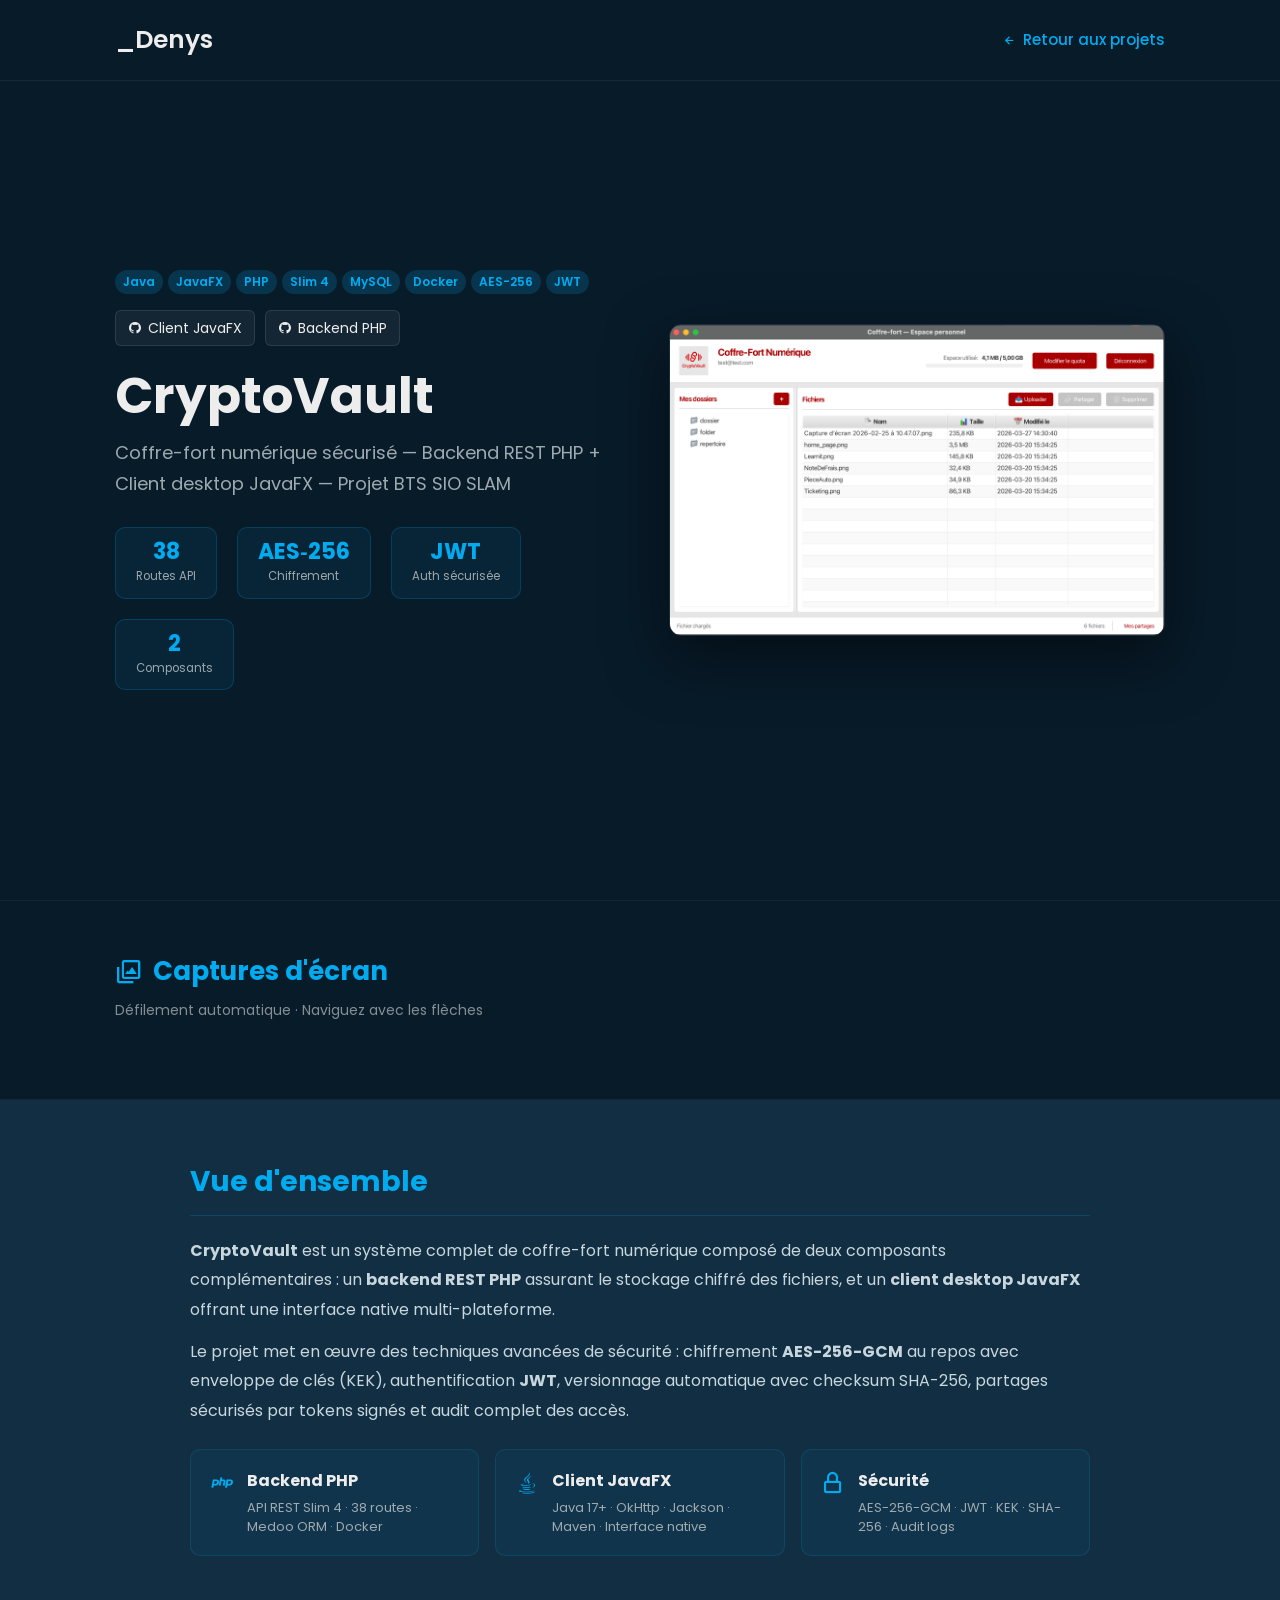
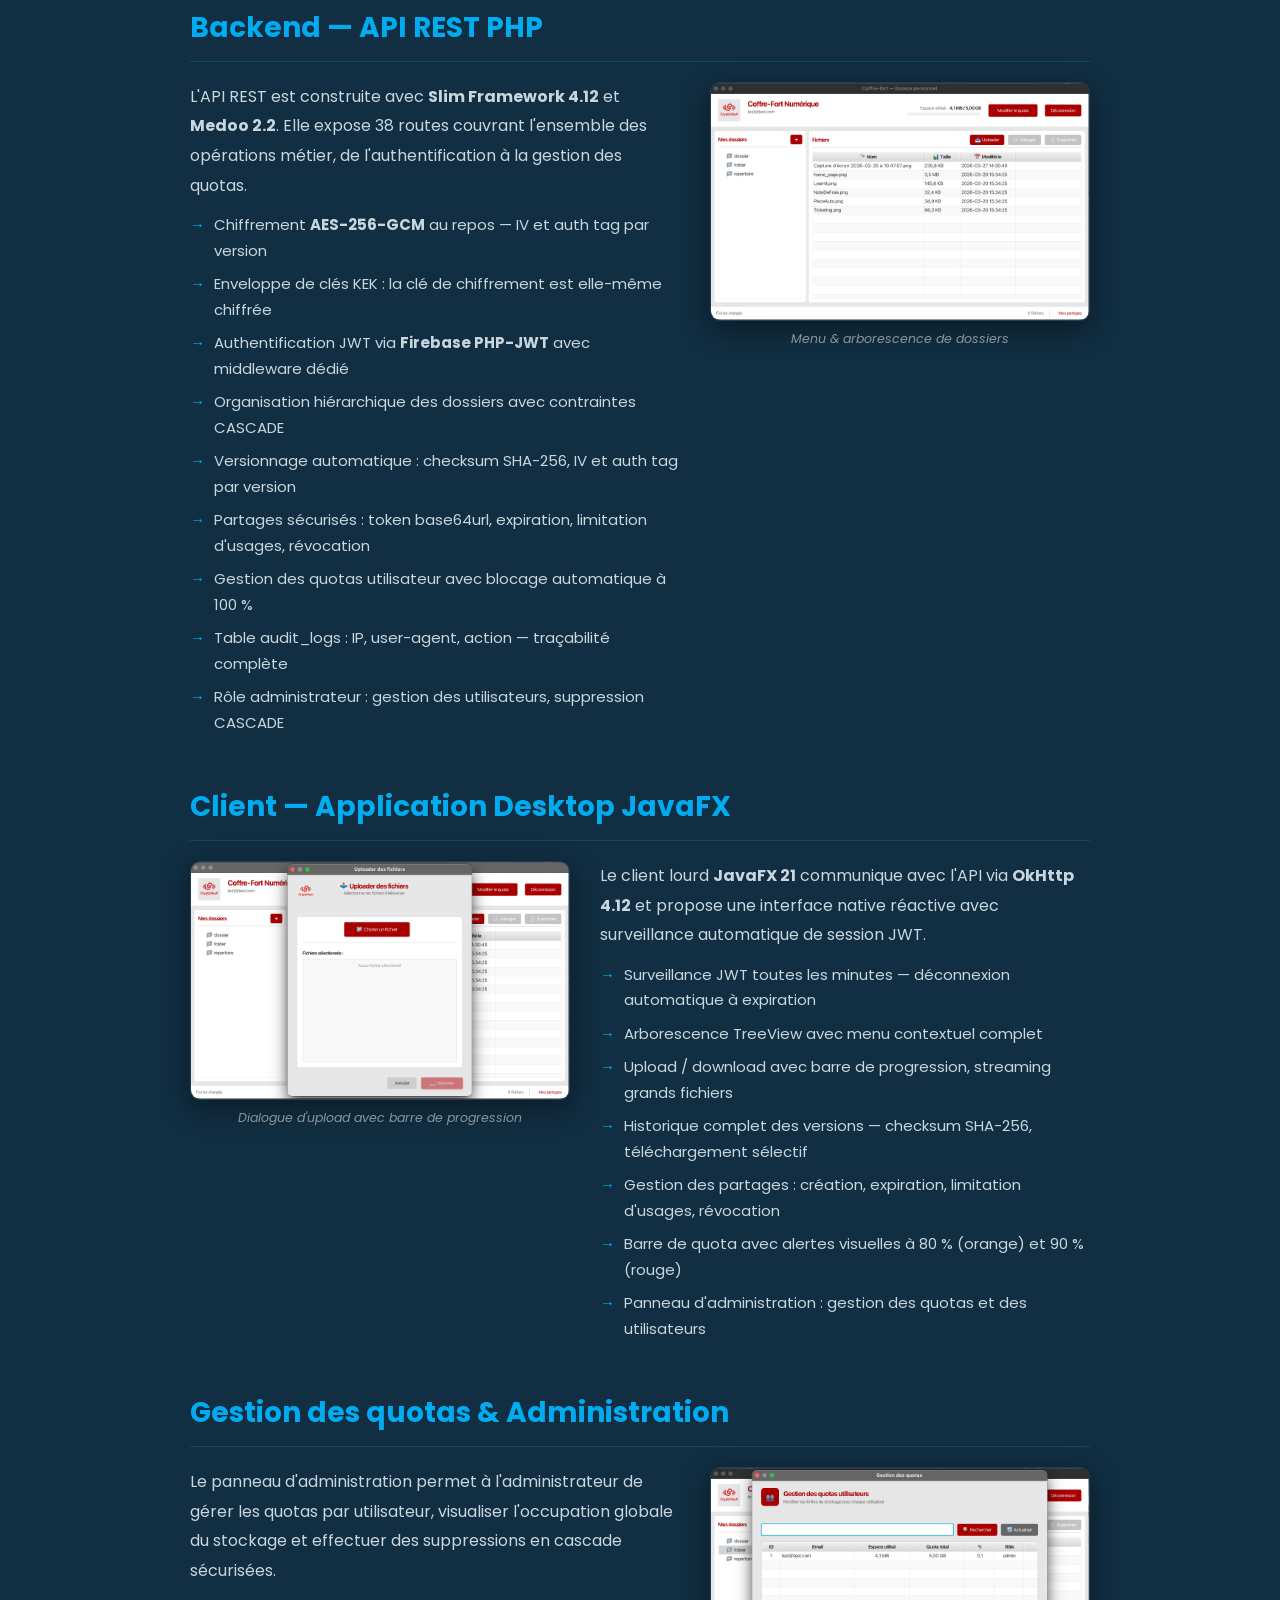
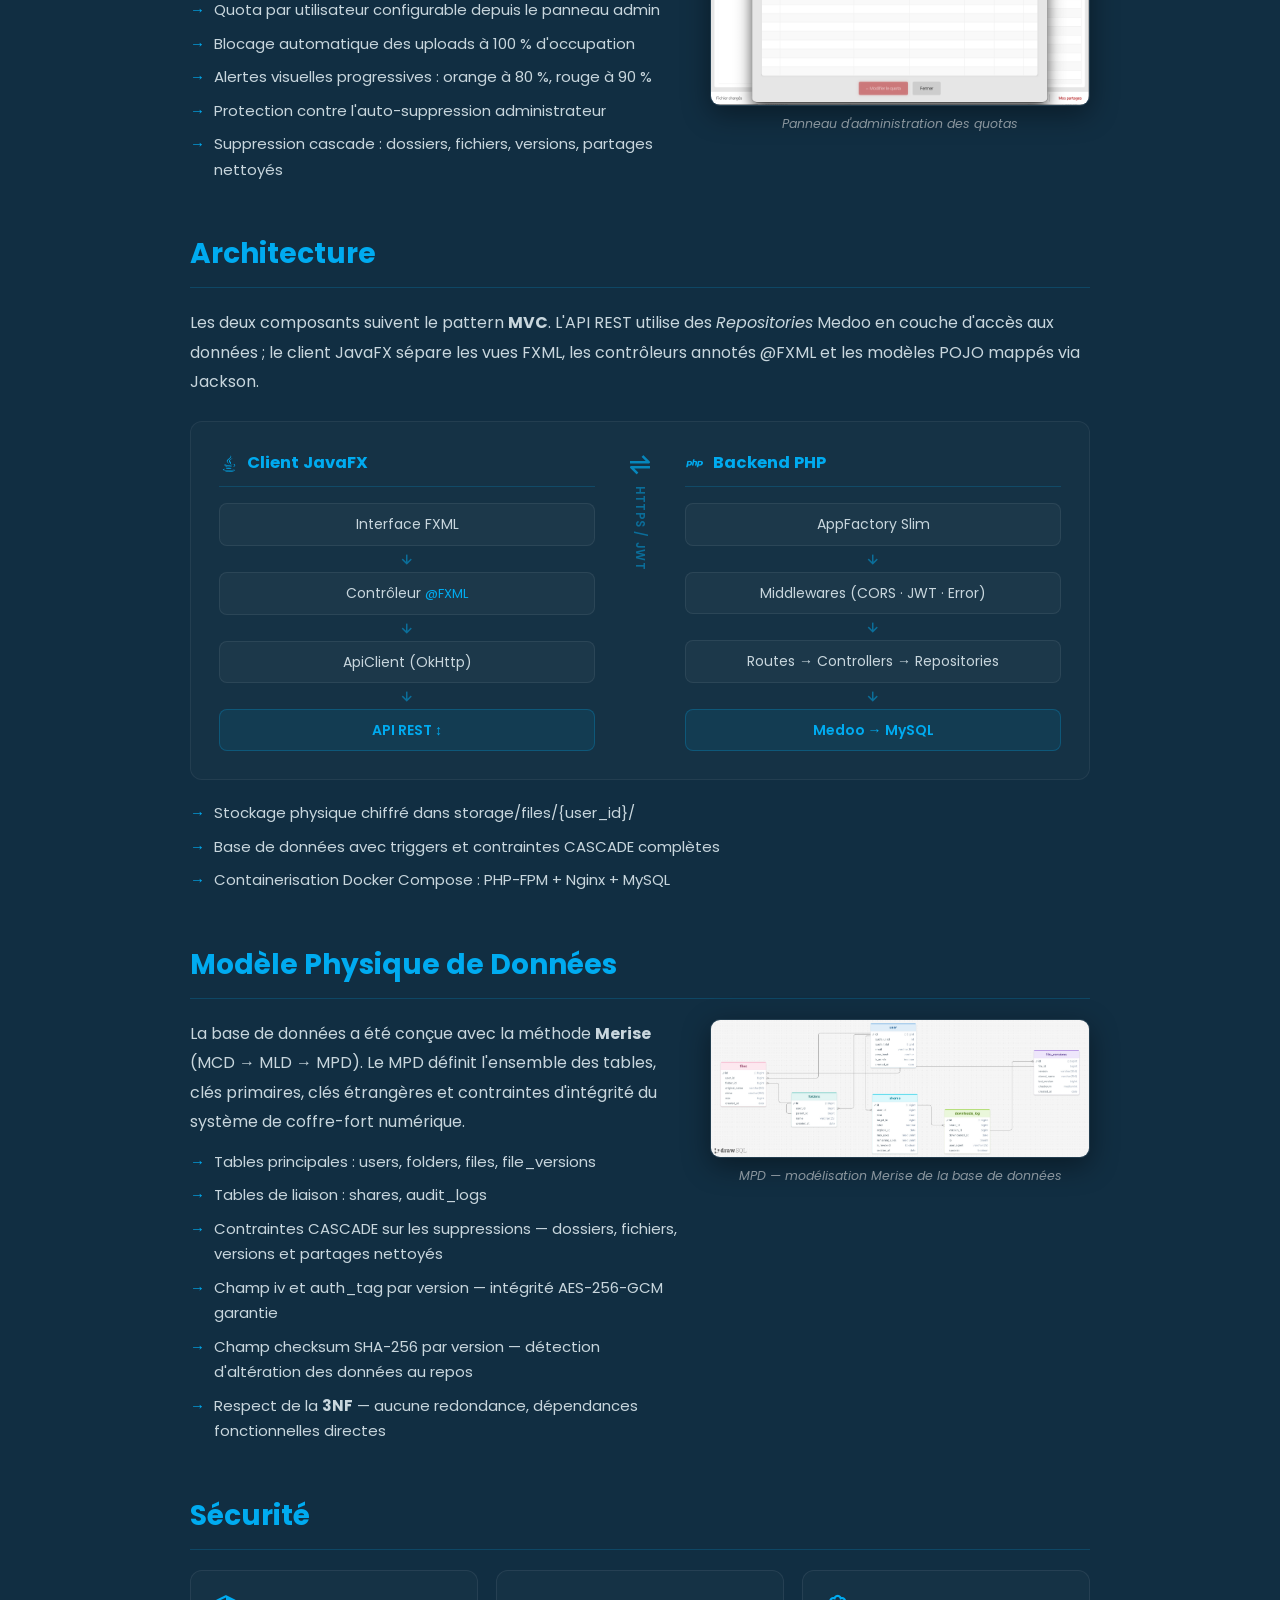
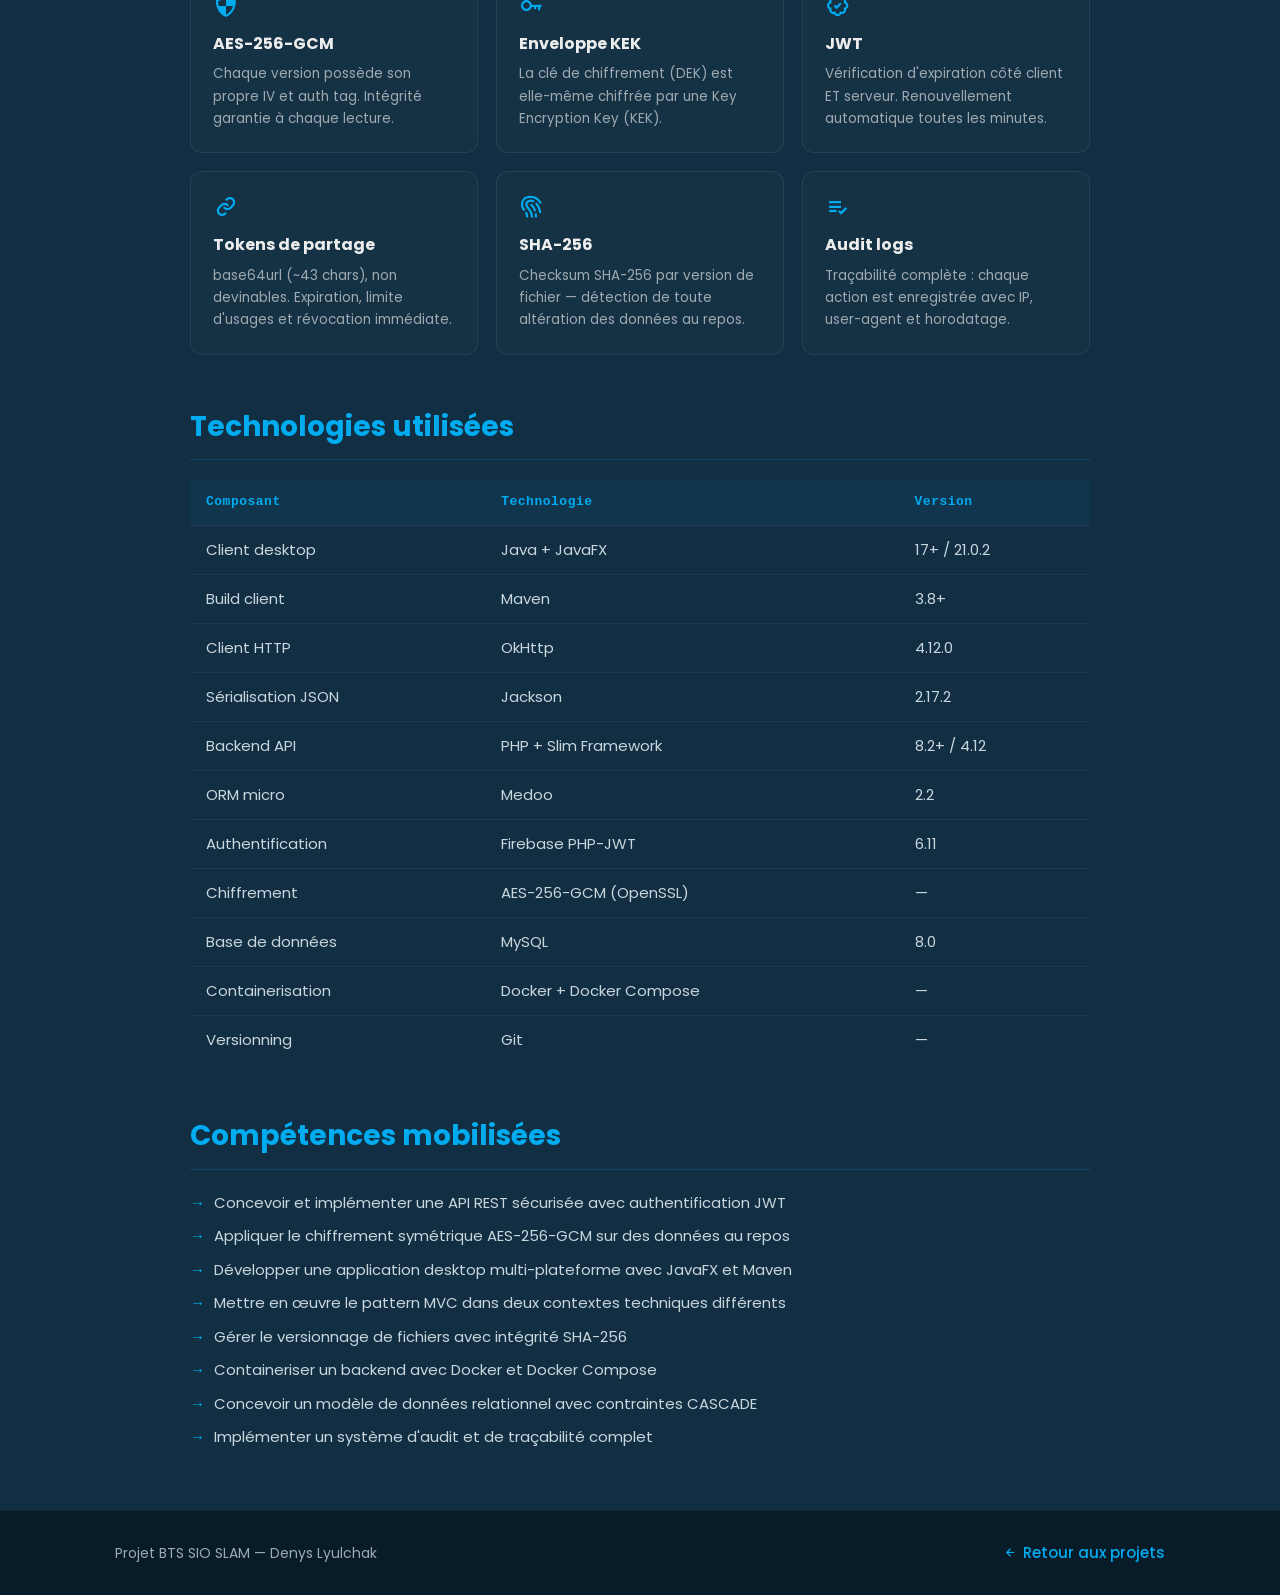
<file: projects/coffrefort.html>
<!DOCTYPE html>
<html lang="fr">

<head>
    <meta charset="UTF-8">
    <meta name="viewport" content="width=device-width, initial-scale=1.0">
    <meta name="description" content="CryptoVault — Coffre-fort numérique sécurisé : API REST PHP avec chiffrement AES-256-GCM et client desktop JavaFX. Projet BTS SIO SLAM par Denys.">
    <title>CryptoVault — Denys Portfolio</title>

    <link rel="stylesheet" href="../css/style.css">
    <link rel="stylesheet" href="../css/project-page.css">
    <link href='https://unpkg.com/boxicons@2.1.4/css/boxicons.min.css' rel='stylesheet'>

    <script type="importmap">
    {
      "imports": {
        "react":            "https://esm.sh/react@18.3.1",
        "react-dom/client": "https://esm.sh/react-dom@18.3.1/client",
        "htm/react":        "https://esm.sh/htm@3.1.1/react?external=react"
      }
    }
    </script>
</head>

<body>

    <header class="project-page-header">
        <a href="../index.html" class="logo">_Denys</a>
        <a href="../index.html#projects" class="back-btn">
            <i class='bx bx-left-arrow-alt' aria-hidden="true"></i> Retour aux projets
        </a>
    </header>

    <main>

        <!-- ── HERO ── -->
        <section class="project-hero">
            <div class="project-hero-content">
                <div class="project-meta">
                    <ul class="tech-tags">
                        <li>Java</li>
                        <li>JavaFX</li>
                        <li>PHP</li>
                        <li>Slim 4</li>
                        <li>MySQL</li>
                        <li>Docker</li>
                        <li>AES-256</li>
                        <li>JWT</li>
                    </ul>
                    <div class="github-links">
                        <a href="https://github.com/PlumCreativ/coffreFortJava" class="github-link" target="_blank" rel="noopener noreferrer">
                            <i class='bx bxl-github' aria-hidden="true"></i> Client JavaFX
                        </a>
                        <a href="https://github.com/PlumCreativ/coffreFort" class="github-link" target="_blank" rel="noopener noreferrer">
                            <i class='bx bxl-github' aria-hidden="true"></i> Backend PHP
                        </a>
                    </div>
                </div>
                <h1>CryptoVault</h1>
                <p class="project-subtitle">Coffre-fort numérique sécurisé — Backend REST PHP + Client desktop JavaFX — Projet BTS SIO SLAM</p>

                <div class="cv-hero-stats">
                    <div class="cv-stat">
                        <span class="cv-stat-value">38</span>
                        <span class="cv-stat-label">Routes API</span>
                    </div>
                    <div class="cv-stat">
                        <span class="cv-stat-value">AES‑256</span>
                        <span class="cv-stat-label">Chiffrement</span>
                    </div>
                    <div class="cv-stat">
                        <span class="cv-stat-value">JWT</span>
                        <span class="cv-stat-label">Auth sécurisée</span>
                    </div>
                    <div class="cv-stat">
                        <span class="cv-stat-value">2</span>
                        <span class="cv-stat-label">Composants</span>
                    </div>
                </div>
            </div>
            <div class="project-hero-img">
                <img src="../img/CryptoVault/coffreFort.png" alt="Interface principale CryptoVault" loading="eager">
            </div>
        </section>

        <!-- ── GALLERY ── -->
        <section class="cv-gallery-section">
            <div class="cv-gallery-inner">
                <h2 class="cv-gallery-title">
                    <i class="bx bx-images" aria-hidden="true"></i>
                    Captures d'écran
                </h2>
                <p class="cv-gallery-subtitle">Défilement automatique · Naviguez avec les flèches</p>
                <div id="cv-gallery"></div>
            </div>
        </section>

        <!-- ── CONTENT ── -->
        <div class="project-content">
            <div class="project-sections">

                <!-- Vue d'ensemble -->
                <div class="project-section">
                    <h2>Vue d'ensemble</h2>
                    <p>
                        <strong>CryptoVault</strong> est un système complet de coffre-fort numérique composé
                        de deux composants complémentaires : un <strong>backend REST PHP</strong> assurant
                        le stockage chiffré des fichiers, et un <strong>client desktop JavaFX</strong> offrant
                        une interface native multi-plateforme.
                    </p>
                    <p>
                        Le projet met en œuvre des techniques avancées de sécurité : chiffrement
                        <strong>AES-256-GCM</strong> au repos avec enveloppe de clés (KEK), authentification
                        <strong>JWT</strong>, versionnage automatique avec checksum SHA-256, partages
                        sécurisés par tokens signés et audit complet des accès.
                    </p>

                    <div class="cv-overview-cards">
                        <div class="cv-overview-card">
                            <i class="bx bxl-php" aria-hidden="true"></i>
                            <div>
                                <h3>Backend PHP</h3>
                                <p>API REST Slim 4 · 38 routes · Medoo ORM · Docker</p>
                            </div>
                        </div>
                        <div class="cv-overview-card">
                            <i class="bx bxl-java" aria-hidden="true"></i>
                            <div>
                                <h3>Client JavaFX</h3>
                                <p>Java 17+ · OkHttp · Jackson · Maven · Interface native</p>
                            </div>
                        </div>
                        <div class="cv-overview-card">
                            <i class="bx bx-lock-alt" aria-hidden="true"></i>
                            <div>
                                <h3>Sécurité</h3>
                                <p>AES-256-GCM · JWT · KEK · SHA-256 · Audit logs</p>
                            </div>
                        </div>
                    </div>
                </div>

                <!-- Backend -->
                <div class="project-section">
                    <h2>Backend — API REST PHP</h2>
                    <div class="cv-split">
                        <div>
                            <p>
                                L'API REST est construite avec <strong>Slim Framework 4.12</strong> et
                                <strong>Medoo 2.2</strong>. Elle expose 38 routes couvrant l'ensemble
                                des opérations métier, de l'authentification à la gestion des quotas.
                            </p>
                            <ul>
                                <li>Chiffrement <strong>AES-256-GCM</strong> au repos — IV et auth tag par version</li>
                                <li>Enveloppe de clés KEK : la clé de chiffrement est elle-même chiffrée</li>
                                <li>Authentification JWT via <strong>Firebase PHP-JWT</strong> avec middleware dédié</li>
                                <li>Organisation hiérarchique des dossiers avec contraintes CASCADE</li>
                                <li>Versionnage automatique : checksum SHA-256, IV et auth tag par version</li>
                                <li>Partages sécurisés : token base64url, expiration, limitation d'usages, révocation</li>
                                <li>Gestion des quotas utilisateur avec blocage automatique à 100 %</li>
                                <li>Table <code>audit_logs</code> : IP, user-agent, action — traçabilité complète</li>
                                <li>Rôle administrateur : gestion des utilisateurs, suppression CASCADE</li>
                            </ul>
                        </div>
                        <div class="cv-img-aside">
                            <img src="../img/CryptoVault/menu_coffrefort.png"
                                 alt="Menu de navigation CryptoVault"
                                 loading="lazy">
                            <span class="cv-img-caption">Menu & arborescence de dossiers</span>
                        </div>
                    </div>
                </div>

                <!-- Client JavaFX -->
                <div class="project-section">
                    <h2>Client — Application Desktop JavaFX</h2>
                    <div class="cv-split cv-split--reverse">
                        <div class="cv-img-aside">
                            <img src="../img/CryptoVault/choix_fichier_coffrefort.png"
                                 alt="Upload de fichier CryptoVault"
                                 loading="lazy">
                            <span class="cv-img-caption">Dialogue d'upload avec barre de progression</span>
                        </div>
                        <div>
                            <p>
                                Le client lourd <strong>JavaFX 21</strong> communique avec l'API via
                                <strong>OkHttp 4.12</strong> et propose une interface native réactive
                                avec surveillance automatique de session JWT.
                            </p>
                            <ul>
                                <li>Surveillance JWT toutes les minutes — déconnexion automatique à expiration</li>
                                <li>Arborescence <code>TreeView</code> avec menu contextuel complet</li>
                                <li>Upload / download avec barre de progression, streaming grands fichiers</li>
                                <li>Historique complet des versions — checksum SHA-256, téléchargement sélectif</li>
                                <li>Gestion des partages : création, expiration, limitation d'usages, révocation</li>
                                <li>Barre de quota avec alertes visuelles à 80 % (orange) et 90 % (rouge)</li>
                                <li>Panneau d'administration : gestion des quotas et des utilisateurs</li>
                            </ul>
                        </div>
                    </div>
                </div>

                <!-- Quotas -->
                <div class="project-section">
                    <h2>Gestion des quotas &amp; Administration</h2>
                    <div class="cv-split">
                        <div>
                            <p>
                                Le panneau d'administration permet à l'administrateur de gérer les quotas
                                par utilisateur, visualiser l'occupation globale du stockage et
                                effectuer des suppressions en cascade sécurisées.
                            </p>
                            <ul>
                                <li>Quota par utilisateur configurable depuis le panneau admin</li>
                                <li>Blocage automatique des uploads à 100 % d'occupation</li>
                                <li>Alertes visuelles progressives : orange à 80 %, rouge à 90 %</li>
                                <li>Protection contre l'auto-suppression administrateur</li>
                                <li>Suppression cascade : dossiers, fichiers, versions, partages nettoyés</li>
                            </ul>
                        </div>
                        <div class="cv-img-aside">
                            <img src="../img/CryptoVault/choix_quotas_coffrefort.png"
                                 alt="Gestion des quotas CryptoVault"
                                 loading="lazy">
                            <span class="cv-img-caption">Panneau d'administration des quotas</span>
                        </div>
                    </div>
                </div>

                <!-- Architecture -->
                <div class="project-section">
                    <h2>Architecture</h2>
                    <p>
                        Les deux composants suivent le pattern <strong>MVC</strong>. L'API REST utilise
                        des <em>Repositories</em> Medoo en couche d'accès aux données ; le client JavaFX
                        sépare les vues FXML, les contrôleurs annotés <code>@FXML</code> et les modèles
                        POJO mappés via Jackson.
                    </p>

                    <div class="cv-arch-flow">
                        <div class="cv-arch-col">
                            <div class="cv-arch-header">
                                <i class="bx bxl-java" aria-hidden="true"></i>
                                Client JavaFX
                            </div>
                            <div class="cv-arch-steps">
                                <div class="cv-arch-step">Interface FXML</div>
                                <div class="cv-arch-arrow"><i class="bx bx-down-arrow-alt"></i></div>
                                <div class="cv-arch-step">Contrôleur <code>@FXML</code></div>
                                <div class="cv-arch-arrow"><i class="bx bx-down-arrow-alt"></i></div>
                                <div class="cv-arch-step">ApiClient (OkHttp)</div>
                                <div class="cv-arch-arrow"><i class="bx bx-down-arrow-alt"></i></div>
                                <div class="cv-arch-step cv-arch-step--accent">API REST ↕</div>
                            </div>
                        </div>

                        <div class="cv-arch-separator">
                            <i class="bx bx-transfer-alt" aria-hidden="true"></i>
                            <span>HTTPS / JWT</span>
                        </div>

                        <div class="cv-arch-col">
                            <div class="cv-arch-header">
                                <i class="bx bxl-php" aria-hidden="true"></i>
                                Backend PHP
                            </div>
                            <div class="cv-arch-steps">
                                <div class="cv-arch-step">AppFactory Slim</div>
                                <div class="cv-arch-arrow"><i class="bx bx-down-arrow-alt"></i></div>
                                <div class="cv-arch-step">Middlewares (CORS · JWT · Error)</div>
                                <div class="cv-arch-arrow"><i class="bx bx-down-arrow-alt"></i></div>
                                <div class="cv-arch-step">Routes → Controllers → Repositories</div>
                                <div class="cv-arch-arrow"><i class="bx bx-down-arrow-alt"></i></div>
                                <div class="cv-arch-step cv-arch-step--accent">Medoo → MySQL</div>
                            </div>
                        </div>
                    </div>

                    <ul style="margin-top:2rem">
                        <li>Stockage physique chiffré dans <code>storage/files/{user_id}/</code></li>
                        <li>Base de données avec triggers et contraintes CASCADE complètes</li>
                        <li>Containerisation Docker Compose : PHP-FPM + Nginx + MySQL</li>
                    </ul>
                </div>

                <!-- Modèle Physique de Données -->
                <div class="project-section">
                    <h2>Modèle Physique de Données</h2>
                    <div class="cv-split">
                        <div>
                            <p>
                                La base de données a été conçue avec la méthode <strong>Merise</strong>
                                (MCD → MLD → MPD). Le MPD définit l'ensemble des tables, clés primaires,
                                clés étrangères et contraintes d'intégrité du système de coffre-fort numérique.
                            </p>
                            <ul>
                                <li>Tables principales : <code>users</code>, <code>folders</code>, <code>files</code>, <code>file_versions</code></li>
                                <li>Tables de liaison : <code>shares</code>, <code>audit_logs</code></li>
                                <li>Contraintes <code>CASCADE</code> sur les suppressions — dossiers, fichiers, versions et partages nettoyés</li>
                                <li>Champ <code>iv</code> et <code>auth_tag</code> par version — intégrité AES-256-GCM garantie</li>
                                <li>Champ <code>checksum</code> SHA-256 par version — détection d'altération des données au repos</li>
                                <li>Respect de la <strong>3NF</strong> — aucune redondance, dépendances fonctionnelles directes</li>
                            </ul>
                        </div>
                        <div class="cv-img-aside">
                            <img src="../img/CryptoVault/MPD.jpg"
                                 alt="Modèle Physique de Données CryptoVault"
                                 loading="lazy">
                            <span class="cv-img-caption">MPD — modélisation Merise de la base de données</span>
                        </div>
                    </div>
                </div>

                <!-- Sécurité -->
                <div class="project-section">
                    <h2>Sécurité</h2>
                    <div class="cv-security-grid">
                        <div class="cv-sec-card">
                            <i class="bx bx-shield-quarter" aria-hidden="true"></i>
                            <h3>AES-256-GCM</h3>
                            <p>Chaque version possède son propre IV et auth tag. Intégrité garantie à chaque lecture.</p>
                        </div>
                        <div class="cv-sec-card">
                            <i class="bx bx-key" aria-hidden="true"></i>
                            <h3>Enveloppe KEK</h3>
                            <p>La clé de chiffrement (DEK) est elle-même chiffrée par une Key Encryption Key (KEK).</p>
                        </div>
                        <div class="cv-sec-card">
                            <i class="bx bx-badge-check" aria-hidden="true"></i>
                            <h3>JWT</h3>
                            <p>Vérification d'expiration côté client ET serveur. Renouvellement automatique toutes les minutes.</p>
                        </div>
                        <div class="cv-sec-card">
                            <i class="bx bx-link" aria-hidden="true"></i>
                            <h3>Tokens de partage</h3>
                            <p>base64url (~43 chars), non devinables. Expiration, limite d'usages et révocation immédiate.</p>
                        </div>
                        <div class="cv-sec-card">
                            <i class="bx bx-fingerprint" aria-hidden="true"></i>
                            <h3>SHA-256</h3>
                            <p>Checksum SHA-256 par version de fichier — détection de toute altération des données au repos.</p>
                        </div>
                        <div class="cv-sec-card">
                            <i class="bx bx-list-check" aria-hidden="true"></i>
                            <h3>Audit logs</h3>
                            <p>Traçabilité complète : chaque action est enregistrée avec IP, user-agent et horodatage.</p>
                        </div>
                    </div>
                </div>

                <!-- Tech table -->
                <div class="project-section">
                    <h2>Technologies utilisées</h2>
                    <table class="tech-table">
                        <thead>
                            <tr>
                                <th>Composant</th>
                                <th>Technologie</th>
                                <th>Version</th>
                            </tr>
                        </thead>
                        <tbody>
                            <tr><td>Client desktop</td><td>Java + JavaFX</td><td>17+ / 21.0.2</td></tr>
                            <tr><td>Build client</td><td>Maven</td><td>3.8+</td></tr>
                            <tr><td>Client HTTP</td><td>OkHttp</td><td>4.12.0</td></tr>
                            <tr><td>Sérialisation JSON</td><td>Jackson</td><td>2.17.2</td></tr>
                            <tr><td>Backend API</td><td>PHP + Slim Framework</td><td>8.2+ / 4.12</td></tr>
                            <tr><td>ORM micro</td><td>Medoo</td><td>2.2</td></tr>
                            <tr><td>Authentification</td><td>Firebase PHP-JWT</td><td>6.11</td></tr>
                            <tr><td>Chiffrement</td><td>AES-256-GCM (OpenSSL)</td><td>—</td></tr>
                            <tr><td>Base de données</td><td>MySQL</td><td>8.0</td></tr>
                            <tr><td>Containerisation</td><td>Docker + Docker Compose</td><td>—</td></tr>
                            <tr><td>Versionning</td><td>Git</td><td>—</td></tr>
                        </tbody>
                    </table>
                </div>

                <!-- Compétences -->
                <div class="project-section">
                    <h2>Compétences mobilisées</h2>
                    <ul>
                        <li>Concevoir et implémenter une API REST sécurisée avec authentification JWT</li>
                        <li>Appliquer le chiffrement symétrique AES-256-GCM sur des données au repos</li>
                        <li>Développer une application desktop multi-plateforme avec JavaFX et Maven</li>
                        <li>Mettre en œuvre le pattern MVC dans deux contextes techniques différents</li>
                        <li>Gérer le versionnage de fichiers avec intégrité SHA-256</li>
                        <li>Containeriser un backend avec Docker et Docker Compose</li>
                        <li>Concevoir un modèle de données relationnel avec contraintes CASCADE</li>
                        <li>Implémenter un système d'audit et de traçabilité complet</li>
                    </ul>
                </div>

            </div>
        </div>

    </main>

    <footer class="project-footer">
        <p>Projet BTS SIO SLAM — Denys Lyulchak</p>
        <a href="../index.html#projects">
            <i class='bx bx-left-arrow-alt' aria-hidden="true"></i> Retour aux projets
        </a>
    </footer>

    <script type="module" src="../js/coffrefort-react.js"></script>
</body>

</html>
</file>
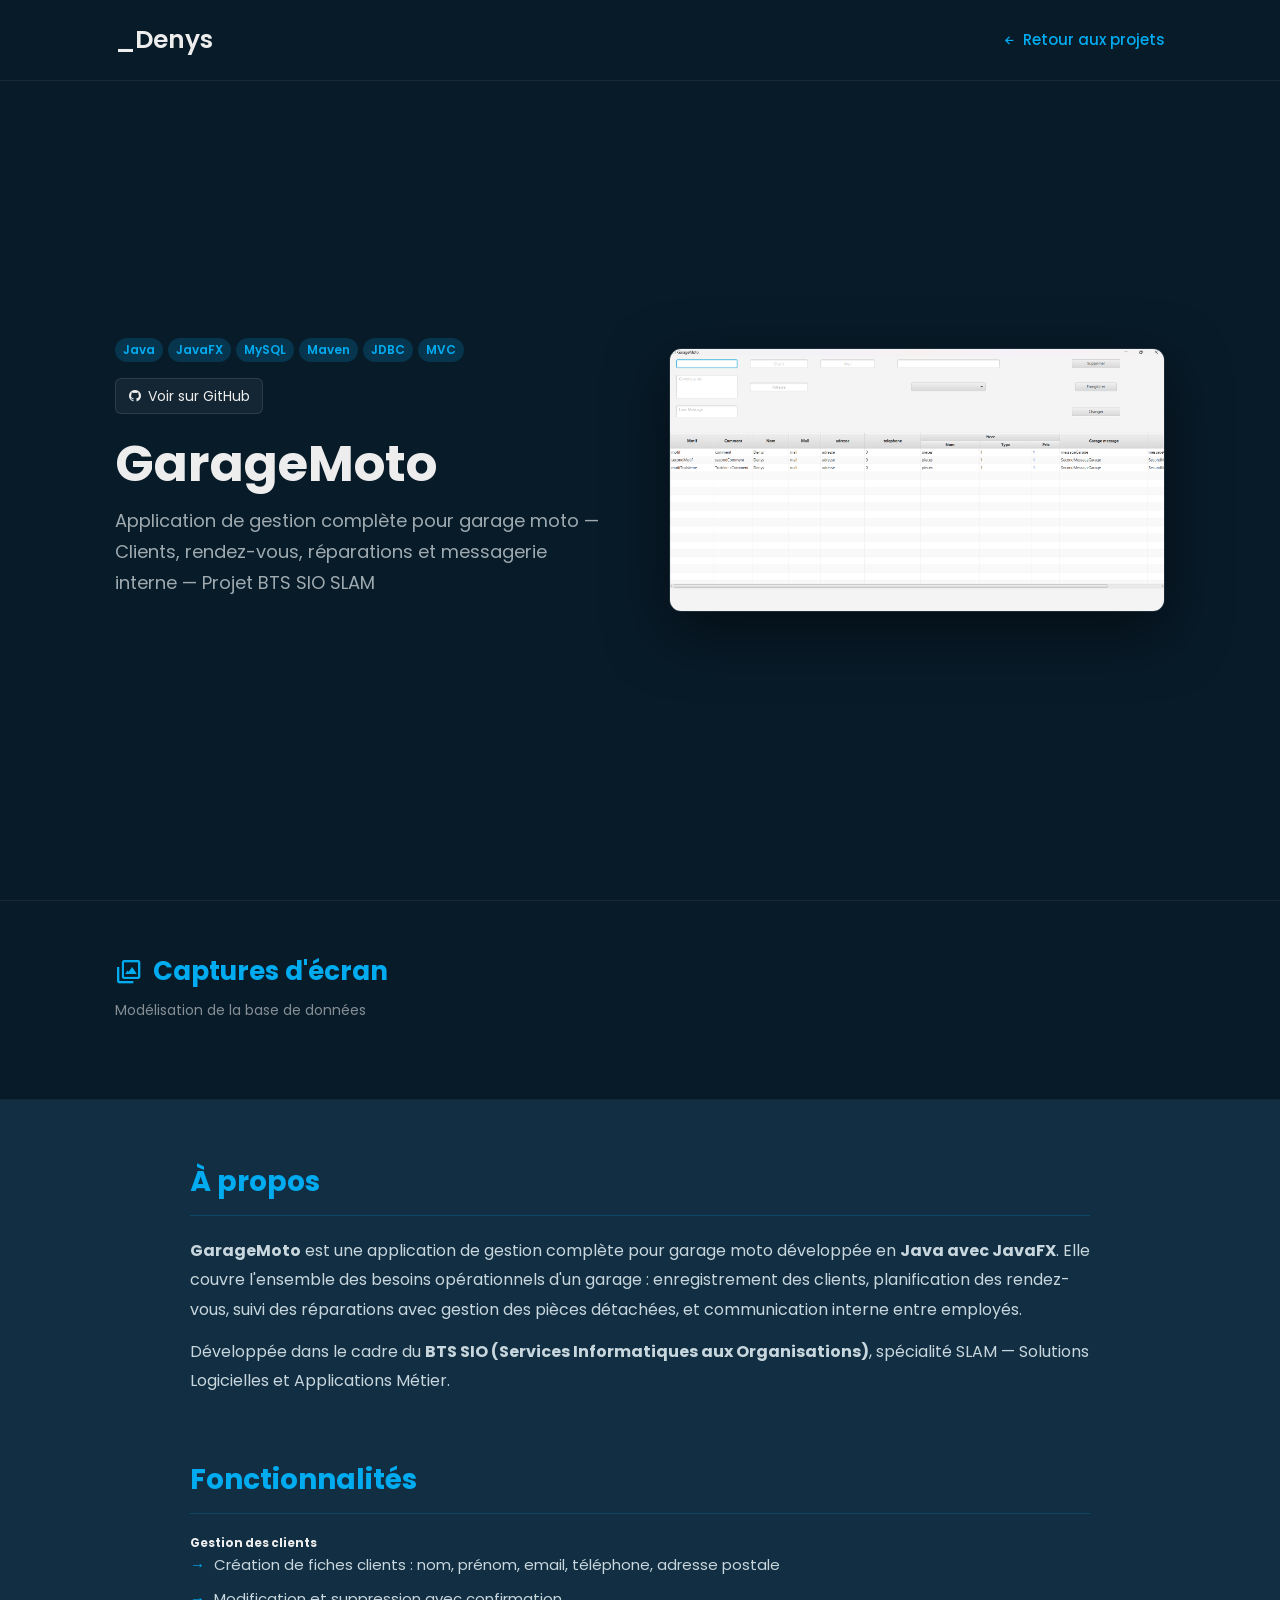
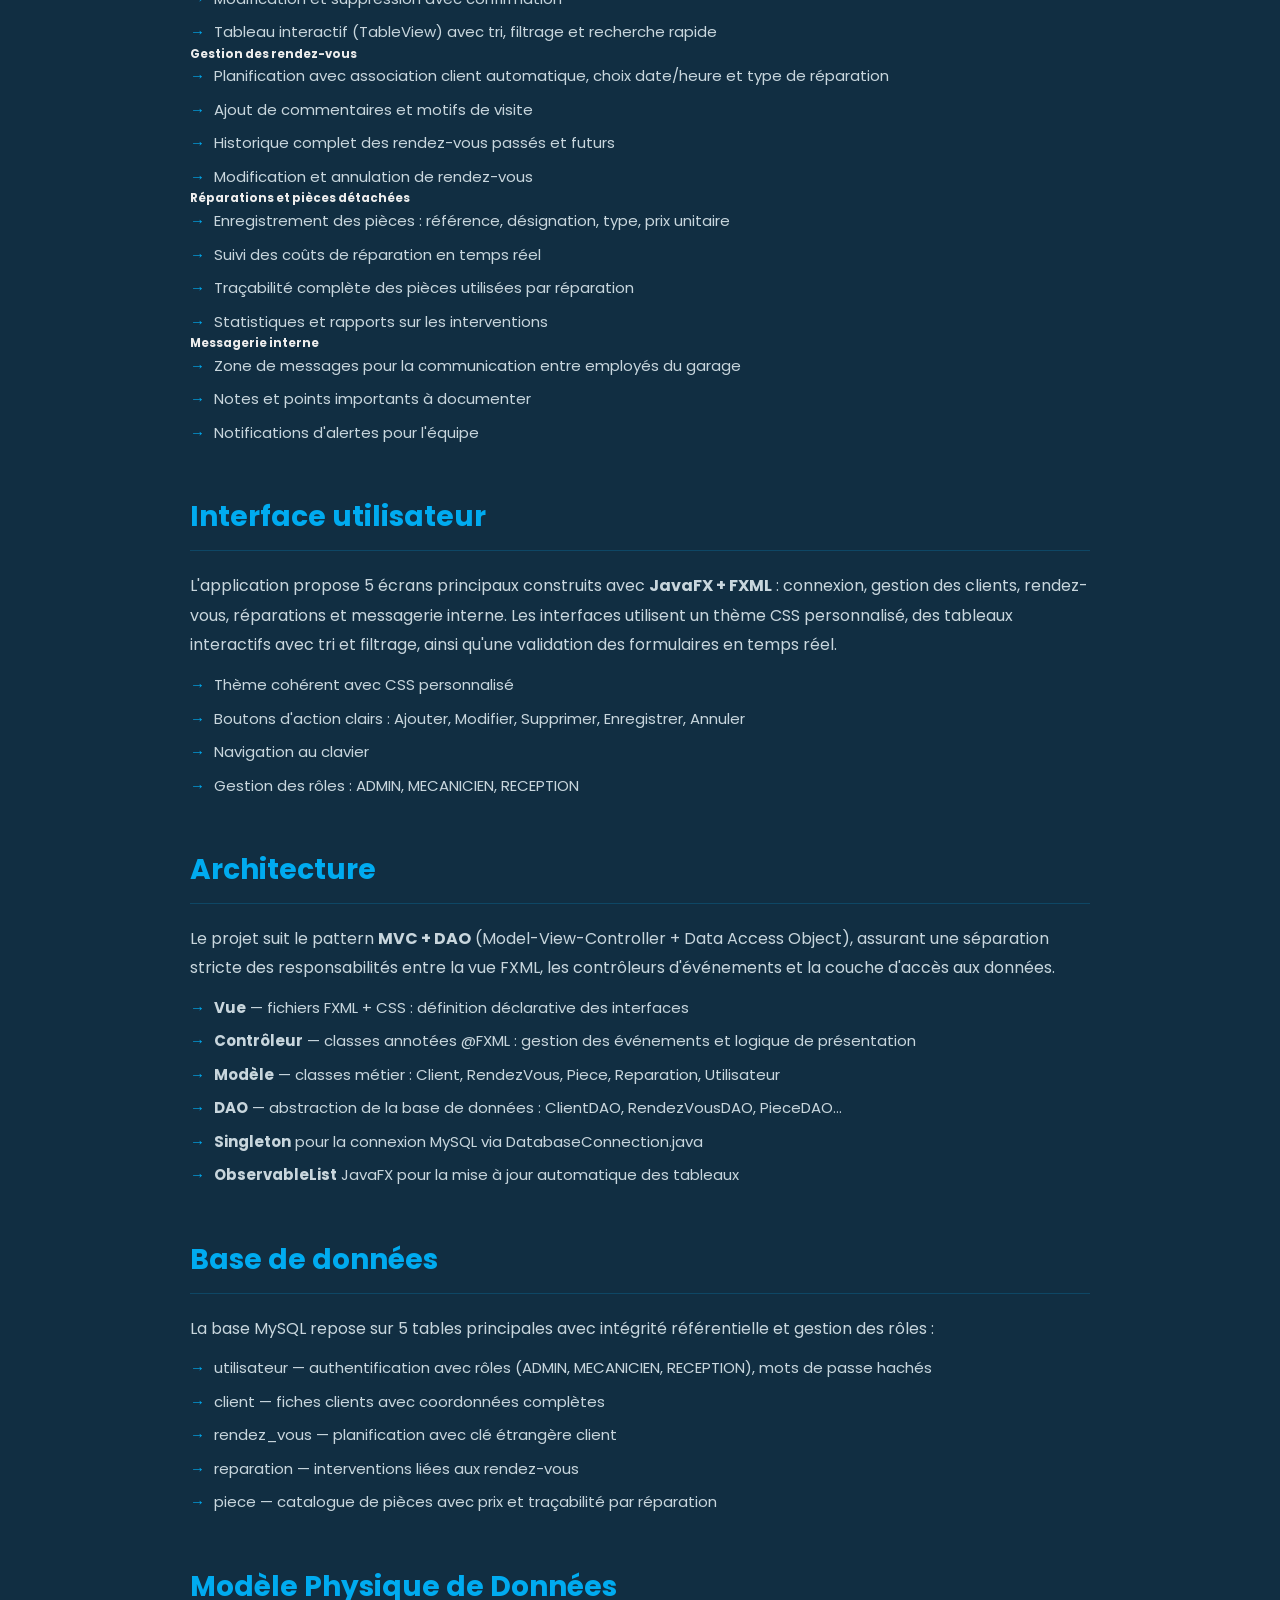
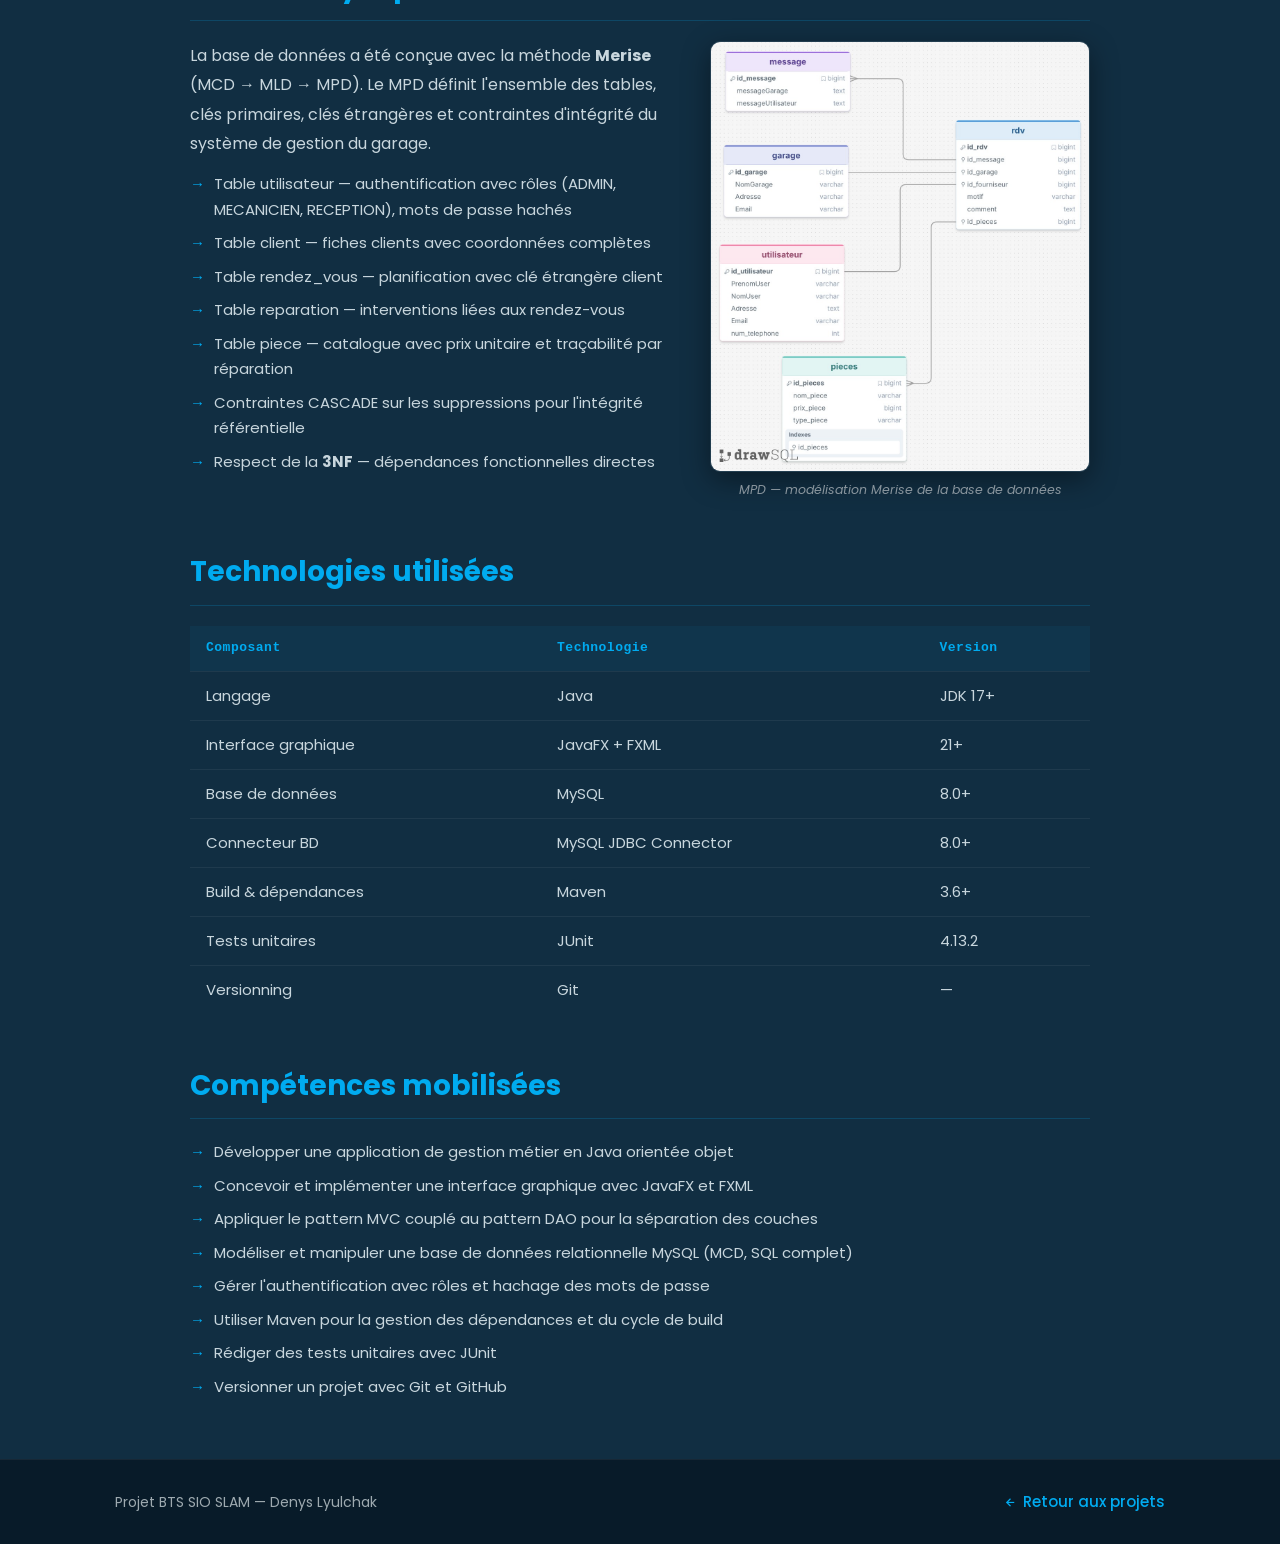
<file: projects/garagemoto.html>
<!DOCTYPE html>
<html lang="fr">

<head>
    <meta charset="UTF-8">
    <meta http-equiv="X-UA-Compatible" content="IE=edge">
    <meta name="viewport" content="width=device-width, initial-scale=1.0">
    <meta name="description" content="GarageMoto — Application JavaFX de gestion de garage moto : clients, rendez-vous, réparations, pièces et messagerie interne. Projet BTS SIO SLAM par Denys.">
    <title>GarageMoto — Denys Portfolio</title>

    <link rel="stylesheet" href="../css/style.css">
    <link rel="stylesheet" href="../css/project-page.css">
    <link href='https://unpkg.com/boxicons@2.1.4/css/boxicons.min.css' rel='stylesheet'>

    <script type="importmap">
    {
      "imports": {
        "react":            "https://esm.sh/react@18.3.1",
        "react-dom/client": "https://esm.sh/react-dom@18.3.1/client",
        "htm/react":        "https://esm.sh/htm@3.1.1/react?external=react"
      }
    }
    </script>
</head>

<body>

    <header class="project-page-header">
        <a href="../index.html" class="logo">_Denys</a>
        <a href="../index.html#projects" class="back-btn">
            <i class='bx bx-left-arrow-alt' aria-hidden="true"></i> Retour aux projets
        </a>
    </header>

    <main>

        <!-- Hero -->
        <section class="project-hero">
            <div class="project-hero-content">
                <div class="project-meta">
                    <ul class="tech-tags">
                        <li>Java</li>
                        <li>JavaFX</li>
                        <li>MySQL</li>
                        <li>Maven</li>
                        <li>JDBC</li>
                        <li>MVC</li>
                    </ul>
                    <a href="https://github.com/PlumCreativ/GarageMoto" class="github-link" target="_blank" rel="noopener noreferrer">
                        <i class='bx bxl-github' aria-hidden="true"></i> Voir sur GitHub
                    </a>
                </div>
                <h1>GarageMoto</h1>
                <p class="project-subtitle">Application de gestion complète pour garage moto — Clients, rendez-vous, réparations et messagerie interne — Projet BTS SIO SLAM</p>
            </div>
            <div class="project-hero-img">
                <img src="../img/GarageMoto.png" alt="Capture d'écran de l'application GarageMoto" loading="eager">
            </div>
        </section>

        <!-- ── GALLERY ── -->
        <section class="cv-gallery-section">
            <div class="cv-gallery-inner">
                <h2 class="cv-gallery-title">
                    <i class="bx bx-images" aria-hidden="true"></i>
                    Captures d'écran
                </h2>
                <p class="cv-gallery-subtitle">Modélisation de la base de données</p>
                <div id="gm-gallery"></div>
            </div>
        </section>

        <!-- Content -->
        <div class="project-content">
            <div class="project-sections">

                <div class="project-section">
                    <h2>À propos</h2>
                    <p>
                        <strong>GarageMoto</strong> est une application de gestion complète pour garage moto
                        développée en <strong>Java avec JavaFX</strong>. Elle couvre l'ensemble des besoins
                        opérationnels d'un garage : enregistrement des clients, planification des rendez-vous,
                        suivi des réparations avec gestion des pièces détachées, et communication interne entre employés.
                    </p>
                    <p>
                        Développée dans le cadre du <strong>BTS SIO (Services Informatiques aux Organisations)</strong>,
                        spécialité SLAM — Solutions Logicielles et Applications Métier.
                    </p>
                </div>

                <div class="project-section">
                    <h2>Fonctionnalités</h2>

                    <h3>Gestion des clients</h3>
                    <ul>
                        <li>Création de fiches clients : nom, prénom, email, téléphone, adresse postale</li>
                        <li>Modification et suppression avec confirmation</li>
                        <li>Tableau interactif (<code>TableView</code>) avec tri, filtrage et recherche rapide</li>
                    </ul>

                    <h3>Gestion des rendez-vous</h3>
                    <ul>
                        <li>Planification avec association client automatique, choix date/heure et type de réparation</li>
                        <li>Ajout de commentaires et motifs de visite</li>
                        <li>Historique complet des rendez-vous passés et futurs</li>
                        <li>Modification et annulation de rendez-vous</li>
                    </ul>

                    <h3>Réparations et pièces détachées</h3>
                    <ul>
                        <li>Enregistrement des pièces : référence, désignation, type, prix unitaire</li>
                        <li>Suivi des coûts de réparation en temps réel</li>
                        <li>Traçabilité complète des pièces utilisées par réparation</li>
                        <li>Statistiques et rapports sur les interventions</li>
                    </ul>

                    <h3>Messagerie interne</h3>
                    <ul>
                        <li>Zone de messages pour la communication entre employés du garage</li>
                        <li>Notes et points importants à documenter</li>
                        <li>Notifications d'alertes pour l'équipe</li>
                    </ul>
                </div>

                <div class="project-section">
                    <h2>Interface utilisateur</h2>
                    <p>
                        L'application propose 5 écrans principaux construits avec <strong>JavaFX + FXML</strong> :
                        connexion, gestion des clients, rendez-vous, réparations et messagerie interne.
                        Les interfaces utilisent un thème CSS personnalisé, des tableaux interactifs avec tri et
                        filtrage, ainsi qu'une validation des formulaires en temps réel.
                    </p>
                    <ul>
                        <li>Thème cohérent avec CSS personnalisé</li>
                        <li>Boutons d'action clairs : Ajouter, Modifier, Supprimer, Enregistrer, Annuler</li>
                        <li>Navigation au clavier</li>
                        <li>Gestion des rôles : <code>ADMIN</code>, <code>MECANICIEN</code>, <code>RECEPTION</code></li>
                    </ul>
                </div>

                <div class="project-section">
                    <h2>Architecture</h2>
                    <p>
                        Le projet suit le pattern <strong>MVC + DAO</strong> (Model-View-Controller + Data Access Object),
                        assurant une séparation stricte des responsabilités entre la vue FXML, les contrôleurs
                        d'événements et la couche d'accès aux données.
                    </p>
                    <ul>
                        <li><strong>Vue</strong> — fichiers FXML + CSS : définition déclarative des interfaces</li>
                        <li><strong>Contrôleur</strong> — classes annotées <code>@FXML</code> : gestion des événements et logique de présentation</li>
                        <li><strong>Modèle</strong> — classes métier : <code>Client</code>, <code>RendezVous</code>, <code>Piece</code>, <code>Reparation</code>, <code>Utilisateur</code></li>
                        <li><strong>DAO</strong> — abstraction de la base de données : <code>ClientDAO</code>, <code>RendezVousDAO</code>, <code>PieceDAO</code>…</li>
                        <li><strong>Singleton</strong> pour la connexion MySQL via <code>DatabaseConnection.java</code></li>
                        <li><strong>ObservableList</strong> JavaFX pour la mise à jour automatique des tableaux</li>
                    </ul>
                </div>

                <div class="project-section">
                    <h2>Base de données</h2>
                    <p>
                        La base MySQL repose sur 5 tables principales avec intégrité référentielle et gestion des rôles :
                    </p>
                    <ul>
                        <li><code>utilisateur</code> — authentification avec rôles (ADMIN, MECANICIEN, RECEPTION), mots de passe hachés</li>
                        <li><code>client</code> — fiches clients avec coordonnées complètes</li>
                        <li><code>rendez_vous</code> — planification avec clé étrangère client</li>
                        <li><code>reparation</code> — interventions liées aux rendez-vous</li>
                        <li><code>piece</code> — catalogue de pièces avec prix et traçabilité par réparation</li>
                    </ul>
                </div>

                <!-- Modèle Physique de Données -->
                <div class="project-section">
                    <h2>Modèle Physique de Données</h2>
                    <div class="cv-split">
                        <div>
                            <p>
                                La base de données a été conçue avec la méthode <strong>Merise</strong>
                                (MCD → MLD → MPD). Le MPD définit l'ensemble des tables, clés primaires,
                                clés étrangères et contraintes d'intégrité du système de gestion du garage.
                            </p>
                            <ul>
                                <li>Table <code>utilisateur</code> — authentification avec rôles (<code>ADMIN</code>, <code>MECANICIEN</code>, <code>RECEPTION</code>), mots de passe hachés</li>
                                <li>Table <code>client</code> — fiches clients avec coordonnées complètes</li>
                                <li>Table <code>rendez_vous</code> — planification avec clé étrangère <code>client</code></li>
                                <li>Table <code>reparation</code> — interventions liées aux rendez-vous</li>
                                <li>Table <code>piece</code> — catalogue avec prix unitaire et traçabilité par réparation</li>
                                <li>Contraintes <code>CASCADE</code> sur les suppressions pour l'intégrité référentielle</li>
                                <li>Respect de la <strong>3NF</strong> — dépendances fonctionnelles directes</li>
                            </ul>
                        </div>
                        <div class="cv-img-aside">
                            <img src="../img/MPD.jpg"
                                 alt="Modèle Physique de Données GarageMoto"
                                 loading="lazy">
                            <span class="cv-img-caption">MPD — modélisation Merise de la base de données</span>
                        </div>
                    </div>
                </div>

                <div class="project-section">
                    <h2>Technologies utilisées</h2>
                    <table class="tech-table">
                        <thead>
                            <tr>
                                <th>Composant</th>
                                <th>Technologie</th>
                                <th>Version</th>
                            </tr>
                        </thead>
                        <tbody>
                            <tr><td>Langage</td><td>Java</td><td>JDK 17+</td></tr>
                            <tr><td>Interface graphique</td><td>JavaFX + FXML</td><td>21+</td></tr>
                            <tr><td>Base de données</td><td>MySQL</td><td>8.0+</td></tr>
                            <tr><td>Connecteur BD</td><td>MySQL JDBC Connector</td><td>8.0+</td></tr>
                            <tr><td>Build &amp; dépendances</td><td>Maven</td><td>3.6+</td></tr>
                            <tr><td>Tests unitaires</td><td>JUnit</td><td>4.13.2</td></tr>
                            <tr><td>Versionning</td><td>Git</td><td>—</td></tr>
                        </tbody>
                    </table>
                </div>

                <div class="project-section">
                    <h2>Compétences mobilisées</h2>
                    <ul>
                        <li>Développer une application de gestion métier en Java orientée objet</li>
                        <li>Concevoir et implémenter une interface graphique avec JavaFX et FXML</li>
                        <li>Appliquer le pattern MVC couplé au pattern DAO pour la séparation des couches</li>
                        <li>Modéliser et manipuler une base de données relationnelle MySQL (MCD, SQL complet)</li>
                        <li>Gérer l'authentification avec rôles et hachage des mots de passe</li>
                        <li>Utiliser Maven pour la gestion des dépendances et du cycle de build</li>
                        <li>Rédiger des tests unitaires avec JUnit</li>
                        <li>Versionner un projet avec Git et GitHub</li>
                    </ul>
                </div>

            </div>
        </div>

    </main>

    <footer class="project-footer">
        <p>Projet BTS SIO SLAM — Denys Lyulchak</p>
        <a href="../index.html#projects">
            <i class='bx bx-left-arrow-alt' aria-hidden="true"></i> Retour aux projets
        </a>
    </footer>

    <script type="module" src="../js/garagemoto-react.js"></script>
</body>

</html>
</file>
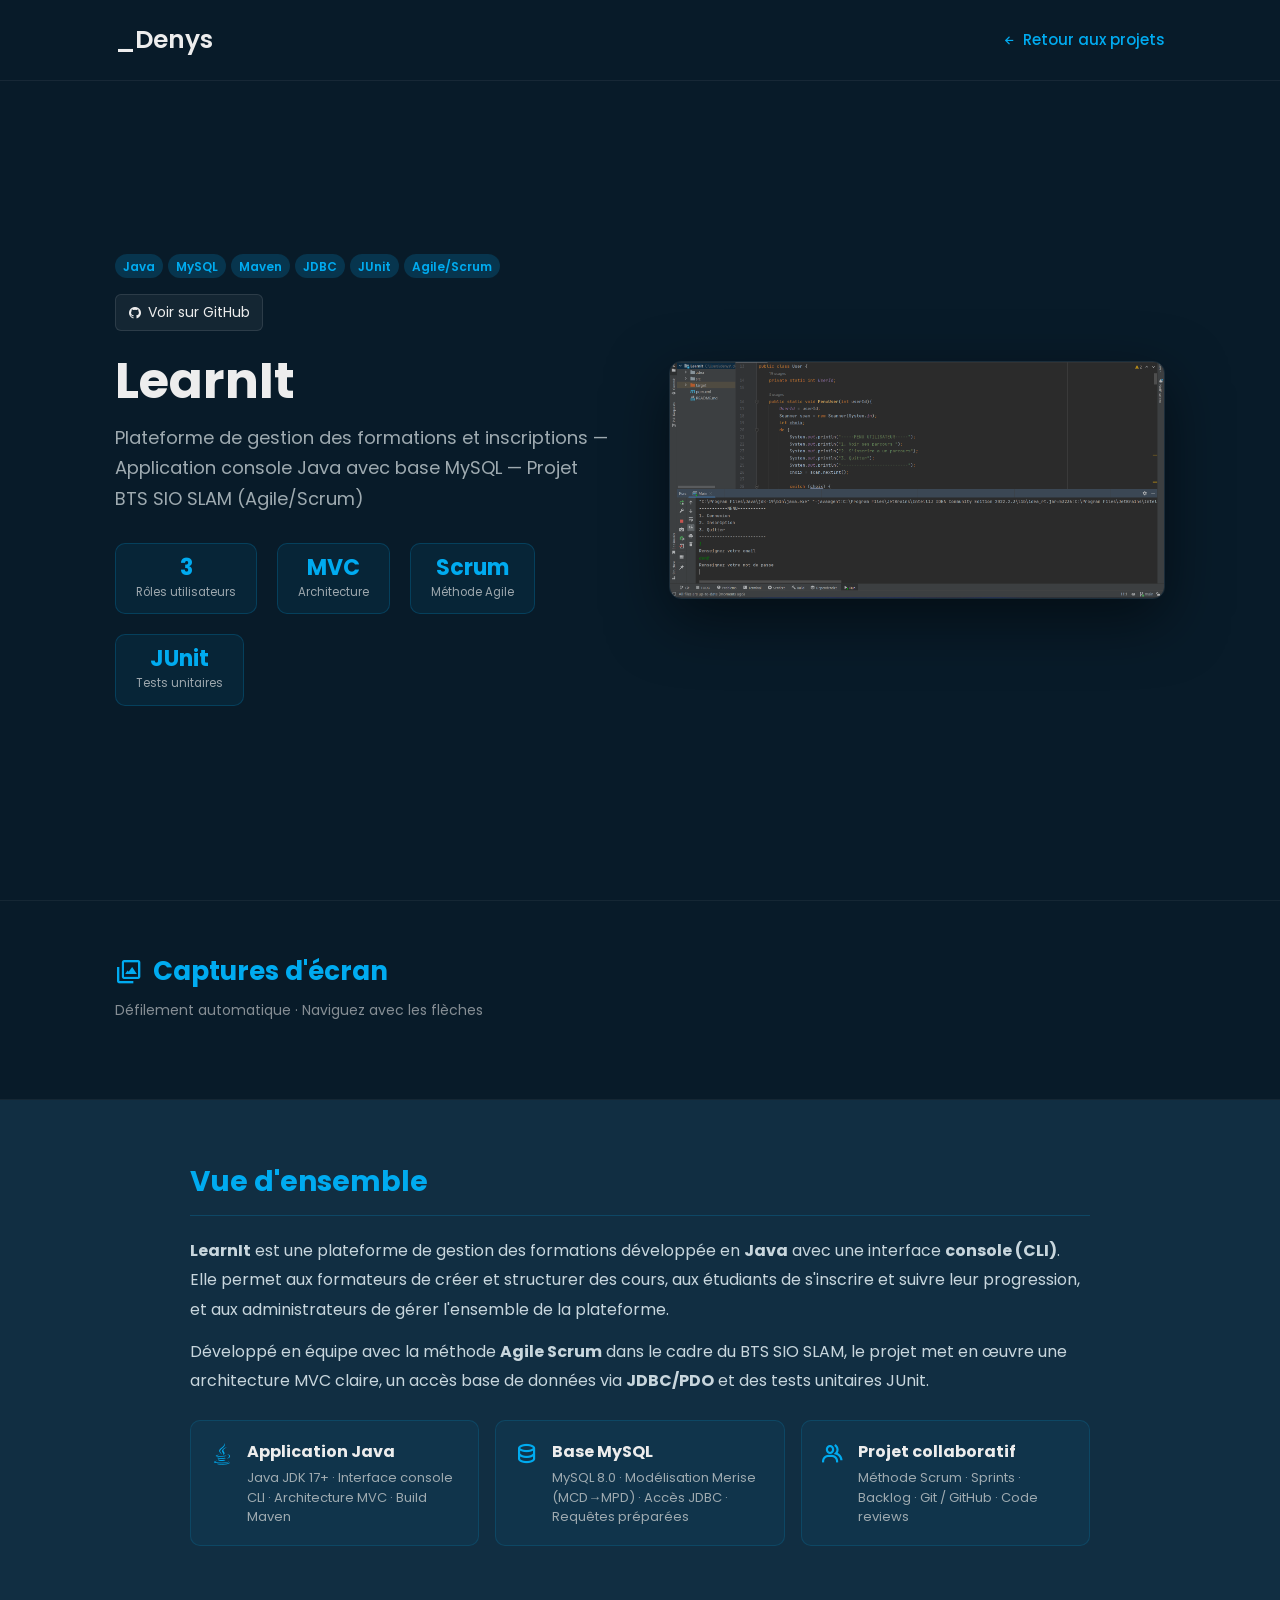
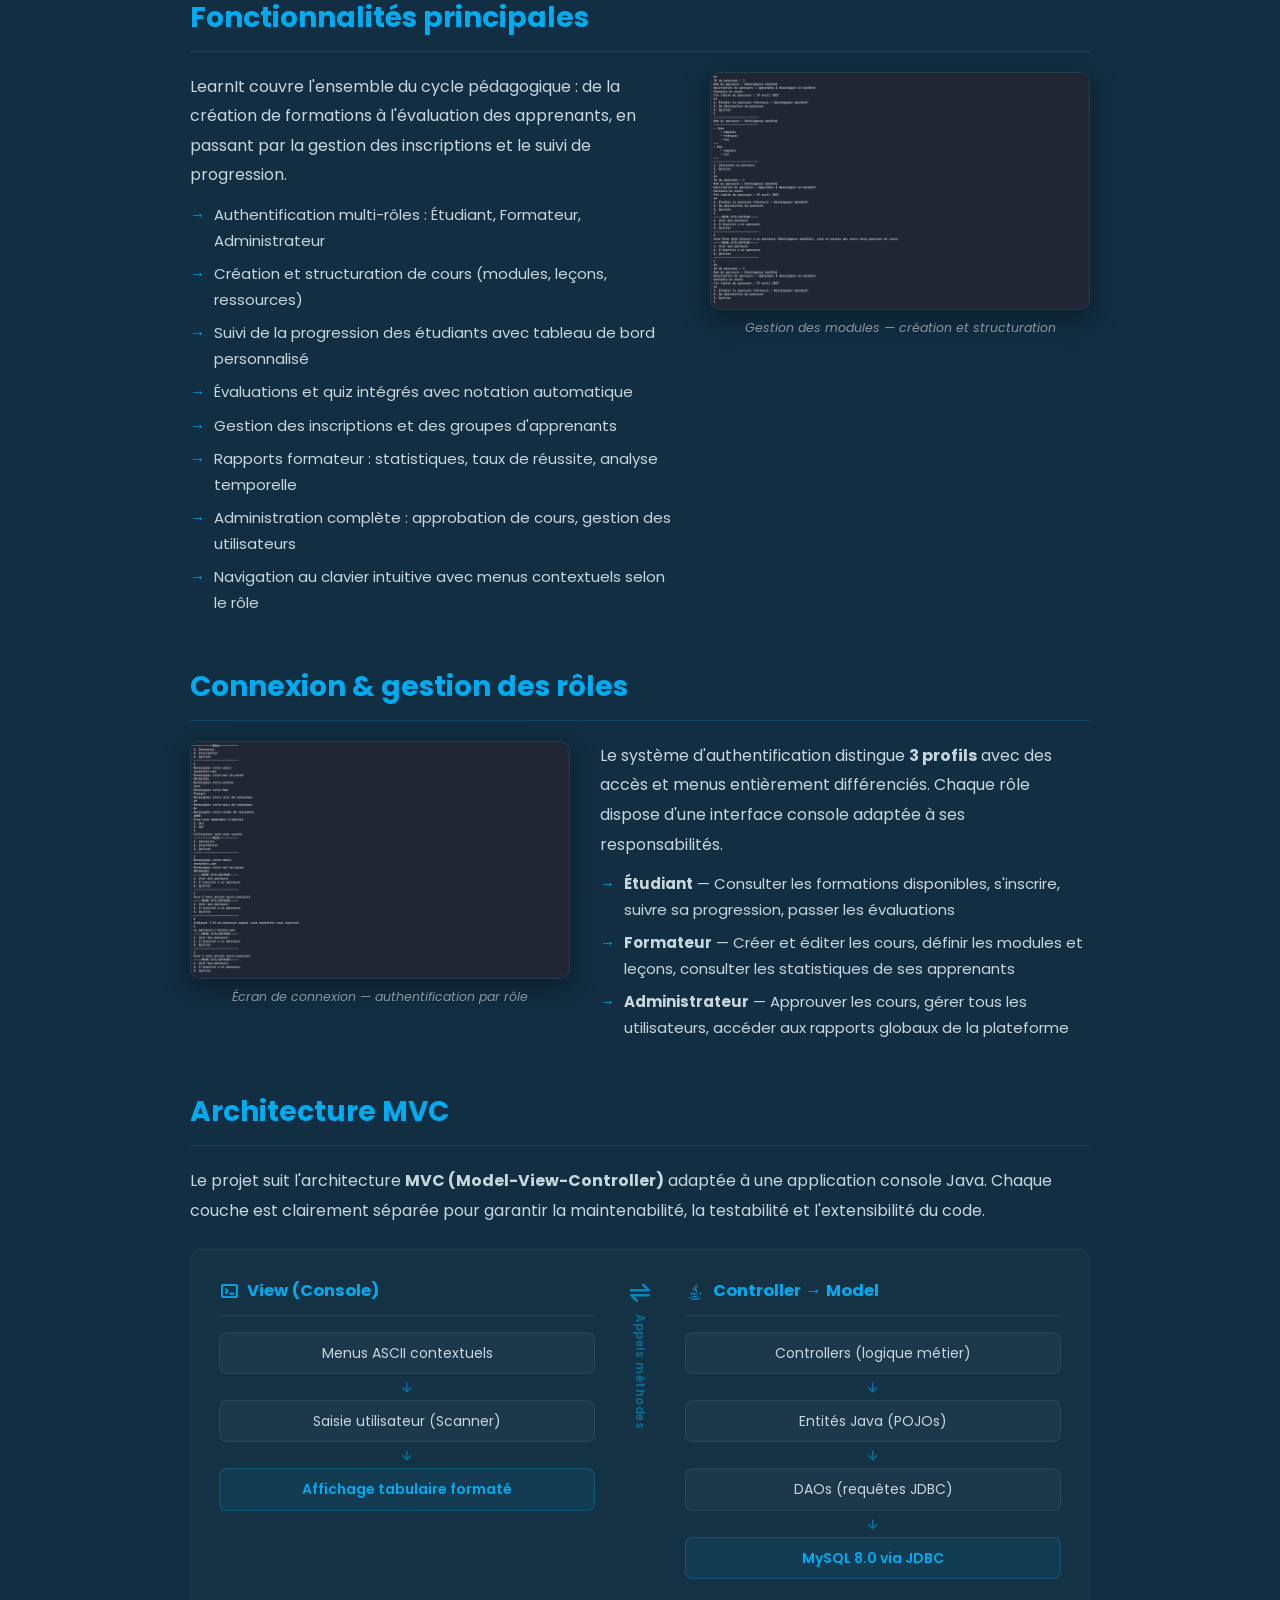
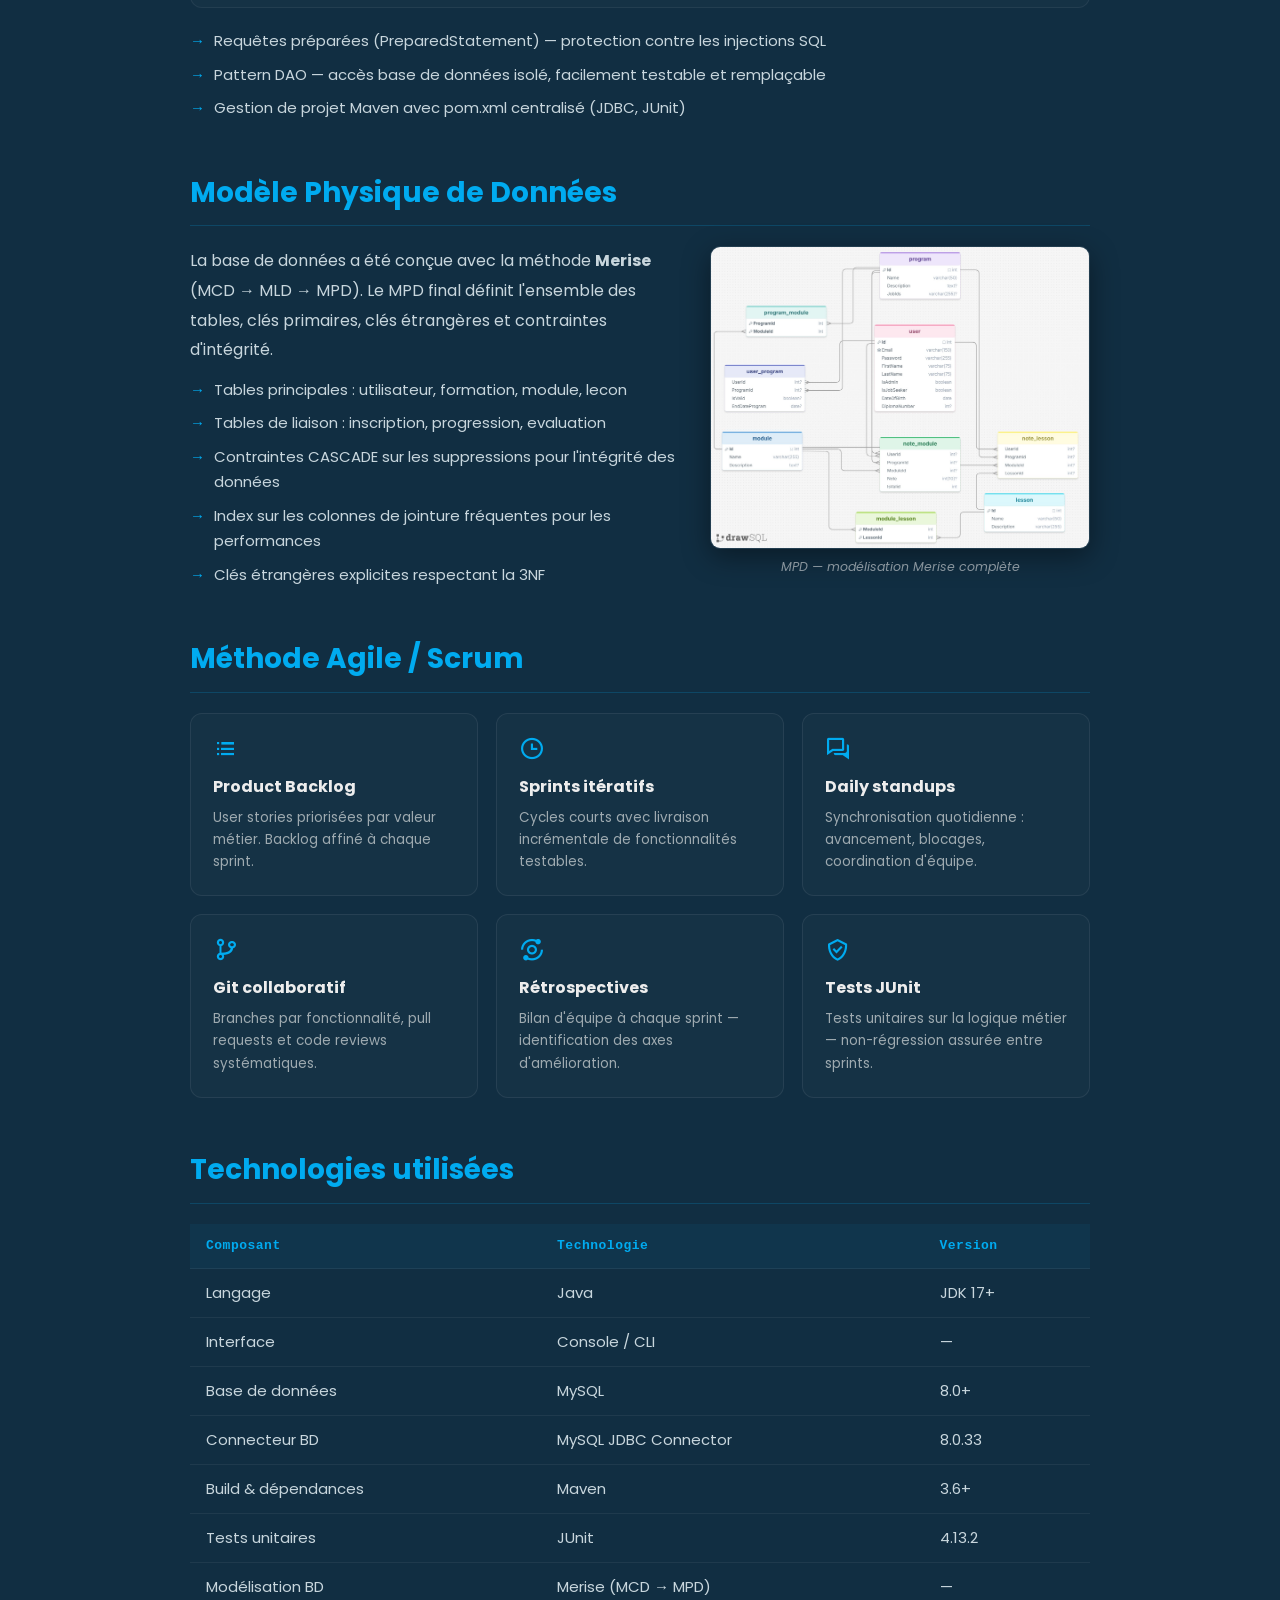
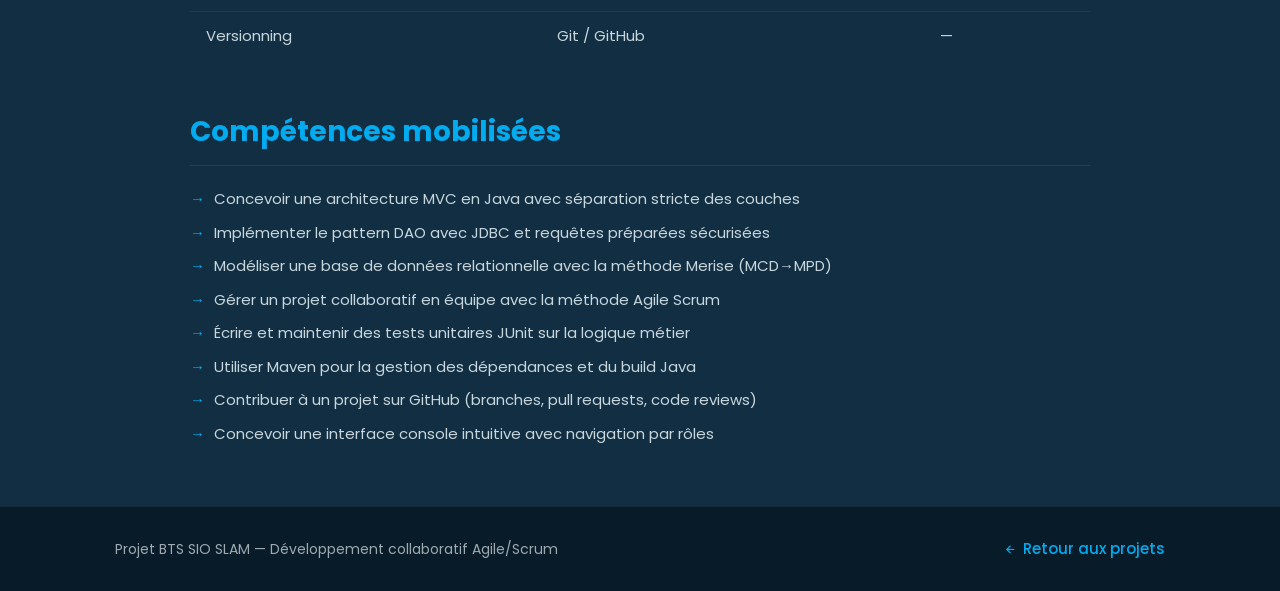
<file: projects/learnit.html>
<!DOCTYPE html>
<html lang="fr">

<head>
    <meta charset="UTF-8">
    <meta http-equiv="X-UA-Compatible" content="IE=edge">
    <meta name="viewport" content="width=device-width, initial-scale=1.0">
    <meta name="description" content="LearnIt — Plateforme de gestion des formations en Java/MySQL avec méthode Agile/Scrum. Projet BTS SIO SLAM par Denys Lyulchak.">
    <title>LearnIt — Denys Portfolio</title>

    <link rel="stylesheet" href="../css/style.css">
    <link rel="stylesheet" href="../css/project-page.css">
    <link href='https://unpkg.com/boxicons@2.1.4/css/boxicons.min.css' rel='stylesheet'>

    <script type="importmap">
    {
      "imports": {
        "react":            "https://esm.sh/react@18.3.1",
        "react-dom/client": "https://esm.sh/react-dom@18.3.1/client",
        "htm/react":        "https://esm.sh/htm@3.1.1/react?external=react"
      }
    }
    </script>
</head>

<body>

    <header class="project-page-header">
        <a href="../index.html" class="logo">_Denys</a>
        <a href="../index.html#projects" class="back-btn">
            <i class='bx bx-left-arrow-alt' aria-hidden="true"></i> Retour aux projets
        </a>
    </header>

    <main>

        <!-- ── HERO ── -->
        <section class="project-hero">
            <div class="project-hero-content">
                <div class="project-meta">
                    <ul class="tech-tags">
                        <li>Java</li>
                        <li>MySQL</li>
                        <li>Maven</li>
                        <li>JDBC</li>
                        <li>JUnit</li>
                        <li>Agile/Scrum</li>
                    </ul>
                    <a href="https://github.com/Dario-Adg/LearnIt" class="github-link" target="_blank" rel="noopener noreferrer">
                        <i class='bx bxl-github' aria-hidden="true"></i> Voir sur GitHub
                    </a>
                </div>
                <h1>LearnIt</h1>
                <p class="project-subtitle">Plateforme de gestion des formations et inscriptions — Application console Java avec base MySQL — Projet BTS SIO SLAM (Agile/Scrum)</p>

                <div class="cv-hero-stats">
                    <div class="cv-stat">
                        <span class="cv-stat-value">3</span>
                        <span class="cv-stat-label">Rôles utilisateurs</span>
                    </div>
                    <div class="cv-stat">
                        <span class="cv-stat-value">MVC</span>
                        <span class="cv-stat-label">Architecture</span>
                    </div>
                    <div class="cv-stat">
                        <span class="cv-stat-value">Scrum</span>
                        <span class="cv-stat-label">Méthode Agile</span>
                    </div>
                    <div class="cv-stat">
                        <span class="cv-stat-value">JUnit</span>
                        <span class="cv-stat-label">Tests unitaires</span>
                    </div>
                </div>
            </div>
            <div class="project-hero-img">
                <img src="../img/Learnit.png" alt="Aperçu de l'application LearnIt" loading="eager">
            </div>
        </section>

        <!-- ── GALLERY ── -->
        <section class="cv-gallery-section">
            <div class="cv-gallery-inner">
                <h2 class="cv-gallery-title">
                    <i class="bx bx-images" aria-hidden="true"></i>
                    Captures d'écran
                </h2>
                <p class="cv-gallery-subtitle">Défilement automatique · Naviguez avec les flèches</p>
                <div id="learnit-gallery"></div>
            </div>
        </section>

        <!-- ── CONTENT ── -->
        <div class="project-content">
            <div class="project-sections">

                <!-- Vue d'ensemble -->
                <div class="project-section">
                    <h2>Vue d'ensemble</h2>
                    <p>
                        <strong>LearnIt</strong> est une plateforme de gestion des formations développée
                        en <strong>Java</strong> avec une interface <strong>console (CLI)</strong>.
                        Elle permet aux formateurs de créer et structurer des cours, aux étudiants
                        de s'inscrire et suivre leur progression, et aux administrateurs de gérer
                        l'ensemble de la plateforme.
                    </p>
                    <p>
                        Développé en équipe avec la méthode <strong>Agile Scrum</strong> dans le cadre
                        du BTS SIO SLAM, le projet met en œuvre une architecture MVC claire, un accès
                        base de données via <strong>JDBC/PDO</strong> et des tests unitaires JUnit.
                    </p>

                    <div class="cv-overview-cards">
                        <div class="cv-overview-card">
                            <i class="bx bxl-java" aria-hidden="true"></i>
                            <div>
                                <h3>Application Java</h3>
                                <p>Java JDK 17+ · Interface console CLI · Architecture MVC · Build Maven</p>
                            </div>
                        </div>
                        <div class="cv-overview-card">
                            <i class="bx bx-data" aria-hidden="true"></i>
                            <div>
                                <h3>Base MySQL</h3>
                                <p>MySQL 8.0 · Modélisation Merise (MCD→MPD) · Accès JDBC · Requêtes préparées</p>
                            </div>
                        </div>
                        <div class="cv-overview-card">
                            <i class="bx bx-group" aria-hidden="true"></i>
                            <div>
                                <h3>Projet collaboratif</h3>
                                <p>Méthode Scrum · Sprints · Backlog · Git / GitHub · Code reviews</p>
                            </div>
                        </div>
                    </div>
                </div>

                <!-- Fonctionnalités -->
                <div class="project-section">
                    <h2>Fonctionnalités principales</h2>
                    <div class="cv-split">
                        <div>
                            <p>
                                LearnIt couvre l'ensemble du cycle pédagogique : de la création de formations
                                à l'évaluation des apprenants, en passant par la gestion des inscriptions
                                et le suivi de progression.
                            </p>
                            <ul>
                                <li>Authentification multi-rôles : Étudiant, Formateur, Administrateur</li>
                                <li>Création et structuration de cours (modules, leçons, ressources)</li>
                                <li>Suivi de la progression des étudiants avec tableau de bord personnalisé</li>
                                <li>Évaluations et quiz intégrés avec notation automatique</li>
                                <li>Gestion des inscriptions et des groupes d'apprenants</li>
                                <li>Rapports formateur : statistiques, taux de réussite, analyse temporelle</li>
                                <li>Administration complète : approbation de cours, gestion des utilisateurs</li>
                                <li>Navigation au clavier intuitive avec menus contextuels selon le rôle</li>
                            </ul>
                        </div>
                        <div class="cv-img-aside">
                            <img src="../img/LearnIt/Module.png"
                                 alt="Interface de gestion des modules LearnIt"
                                 loading="lazy">
                            <span class="cv-img-caption">Gestion des modules — création et structuration</span>
                        </div>
                    </div>
                </div>

                <!-- Connexion & rôles -->
                <div class="project-section">
                    <h2>Connexion &amp; gestion des rôles</h2>
                    <div class="cv-split cv-split--reverse">
                        <div class="cv-img-aside">
                            <img src="../img/LearnIt/Connexion.png"
                                 alt="Écran de connexion LearnIt"
                                 loading="lazy">
                            <span class="cv-img-caption">Écran de connexion — authentification par rôle</span>
                        </div>
                        <div>
                            <p>
                                Le système d'authentification distingue <strong>3 profils</strong> avec
                                des accès et menus entièrement différenciés. Chaque rôle dispose d'une
                                interface console adaptée à ses responsabilités.
                            </p>
                            <ul>
                                <li><strong>Étudiant</strong> — Consulter les formations disponibles, s'inscrire, suivre sa progression, passer les évaluations</li>
                                <li><strong>Formateur</strong> — Créer et éditer les cours, définir les modules et leçons, consulter les statistiques de ses apprenants</li>
                                <li><strong>Administrateur</strong> — Approuver les cours, gérer tous les utilisateurs, accéder aux rapports globaux de la plateforme</li>
                            </ul>
                        </div>
                    </div>
                </div>

                <!-- Architecture MVC -->
                <div class="project-section">
                    <h2>Architecture MVC</h2>
                    <p>
                        Le projet suit l'architecture <strong>MVC (Model-View-Controller)</strong> adaptée
                        à une application console Java. Chaque couche est clairement séparée pour garantir
                        la maintenabilité, la testabilité et l'extensibilité du code.
                    </p>

                    <div class="cv-arch-flow">
                        <div class="cv-arch-col">
                            <div class="cv-arch-header">
                                <i class="bx bx-terminal" aria-hidden="true"></i>
                                View (Console)
                            </div>
                            <div class="cv-arch-steps">
                                <div class="cv-arch-step">Menus ASCII contextuels</div>
                                <div class="cv-arch-arrow"><i class="bx bx-down-arrow-alt"></i></div>
                                <div class="cv-arch-step">Saisie utilisateur (Scanner)</div>
                                <div class="cv-arch-arrow"><i class="bx bx-down-arrow-alt"></i></div>
                                <div class="cv-arch-step cv-arch-step--accent">Affichage tabulaire formaté</div>
                            </div>
                        </div>

                        <div class="cv-arch-separator">
                            <i class="bx bx-transfer-alt" aria-hidden="true"></i>
                            <span>Appels méthodes</span>
                        </div>

                        <div class="cv-arch-col">
                            <div class="cv-arch-header">
                                <i class="bx bxl-java" aria-hidden="true"></i>
                                Controller → Model
                            </div>
                            <div class="cv-arch-steps">
                                <div class="cv-arch-step">Controllers (logique métier)</div>
                                <div class="cv-arch-arrow"><i class="bx bx-down-arrow-alt"></i></div>
                                <div class="cv-arch-step">Entités Java (POJOs)</div>
                                <div class="cv-arch-arrow"><i class="bx bx-down-arrow-alt"></i></div>
                                <div class="cv-arch-step">DAOs (requêtes JDBC)</div>
                                <div class="cv-arch-arrow"><i class="bx bx-down-arrow-alt"></i></div>
                                <div class="cv-arch-step cv-arch-step--accent">MySQL 8.0 via JDBC</div>
                            </div>
                        </div>
                    </div>

                    <ul style="margin-top:2rem">
                        <li>Requêtes préparées (<code>PreparedStatement</code>) — protection contre les injections SQL</li>
                        <li>Pattern DAO — accès base de données isolé, facilement testable et remplaçable</li>
                        <li>Gestion de projet Maven avec <code>pom.xml</code> centralisé (JDBC, JUnit)</li>
                    </ul>
                </div>

                <!-- Modèle de données -->
                <div class="project-section">
                    <h2>Modèle Physique de Données</h2>
                    <div class="cv-split">
                        <div>
                            <p>
                                La base de données a été conçue avec la méthode <strong>Merise</strong>
                                (MCD → MLD → MPD). Le MPD final définit l'ensemble des tables, clés
                                primaires, clés étrangères et contraintes d'intégrité.
                            </p>
                            <ul>
                                <li>Tables principales : <code>utilisateur</code>, <code>formation</code>, <code>module</code>, <code>lecon</code></li>
                                <li>Tables de liaison : <code>inscription</code>, <code>progression</code>, <code>evaluation</code></li>
                                <li>Contraintes <code>CASCADE</code> sur les suppressions pour l'intégrité des données</li>
                                <li>Index sur les colonnes de jointure fréquentes pour les performances</li>
                                <li>Clés étrangères explicites respectant la 3NF</li>
                            </ul>
                        </div>
                        <div class="cv-img-aside">
                            <img src="../img/LearnIt/LearnIt_MPD.jpg"
                                 alt="Modèle Physique de Données LearnIt"
                                 loading="lazy">
                            <span class="cv-img-caption">MPD — modélisation Merise complète</span>
                        </div>
                    </div>
                </div>

                <!-- Méthode Agile -->
                <div class="project-section">
                    <h2>Méthode Agile / Scrum</h2>
                    <div class="cv-security-grid">
                        <div class="cv-sec-card">
                            <i class="bx bx-list-ul" aria-hidden="true"></i>
                            <h3>Product Backlog</h3>
                            <p>User stories priorisées par valeur métier. Backlog affiné à chaque sprint.</p>
                        </div>
                        <div class="cv-sec-card">
                            <i class="bx bx-time" aria-hidden="true"></i>
                            <h3>Sprints itératifs</h3>
                            <p>Cycles courts avec livraison incrémentale de fonctionnalités testables.</p>
                        </div>
                        <div class="cv-sec-card">
                            <i class="bx bx-conversation" aria-hidden="true"></i>
                            <h3>Daily standups</h3>
                            <p>Synchronisation quotidienne : avancement, blocages, coordination d'équipe.</p>
                        </div>
                        <div class="cv-sec-card">
                            <i class="bx bx-git-branch" aria-hidden="true"></i>
                            <h3>Git collaboratif</h3>
                            <p>Branches par fonctionnalité, pull requests et code reviews systématiques.</p>
                        </div>
                        <div class="cv-sec-card">
                            <i class="bx bx-analyse" aria-hidden="true"></i>
                            <h3>Rétrospectives</h3>
                            <p>Bilan d'équipe à chaque sprint — identification des axes d'amélioration.</p>
                        </div>
                        <div class="cv-sec-card">
                            <i class="bx bx-check-shield" aria-hidden="true"></i>
                            <h3>Tests JUnit</h3>
                            <p>Tests unitaires sur la logique métier — non-régression assurée entre sprints.</p>
                        </div>
                    </div>
                </div>

                <!-- Technologies -->
                <div class="project-section">
                    <h2>Technologies utilisées</h2>
                    <table class="tech-table">
                        <thead>
                            <tr>
                                <th>Composant</th>
                                <th>Technologie</th>
                                <th>Version</th>
                            </tr>
                        </thead>
                        <tbody>
                            <tr><td>Langage</td><td>Java</td><td>JDK 17+</td></tr>
                            <tr><td>Interface</td><td>Console / CLI</td><td>—</td></tr>
                            <tr><td>Base de données</td><td>MySQL</td><td>8.0+</td></tr>
                            <tr><td>Connecteur BD</td><td>MySQL JDBC Connector</td><td>8.0.33</td></tr>
                            <tr><td>Build & dépendances</td><td>Maven</td><td>3.6+</td></tr>
                            <tr><td>Tests unitaires</td><td>JUnit</td><td>4.13.2</td></tr>
                            <tr><td>Modélisation BD</td><td>Merise (MCD → MPD)</td><td>—</td></tr>
                            <tr><td>Versionning</td><td>Git / GitHub</td><td>—</td></tr>
                        </tbody>
                    </table>
                </div>

                <!-- Compétences -->
                <div class="project-section">
                    <h2>Compétences mobilisées</h2>
                    <ul>
                        <li>Concevoir une architecture MVC en Java avec séparation stricte des couches</li>
                        <li>Implémenter le pattern DAO avec JDBC et requêtes préparées sécurisées</li>
                        <li>Modéliser une base de données relationnelle avec la méthode Merise (MCD→MPD)</li>
                        <li>Gérer un projet collaboratif en équipe avec la méthode Agile Scrum</li>
                        <li>Écrire et maintenir des tests unitaires JUnit sur la logique métier</li>
                        <li>Utiliser Maven pour la gestion des dépendances et du build Java</li>
                        <li>Contribuer à un projet sur GitHub (branches, pull requests, code reviews)</li>
                        <li>Concevoir une interface console intuitive avec navigation par rôles</li>
                    </ul>
                </div>

            </div>
        </div>

    </main>

    <footer class="project-footer">
        <p>Projet BTS SIO SLAM — Développement collaboratif Agile/Scrum</p>
        <a href="../index.html#projects">
            <i class='bx bx-left-arrow-alt' aria-hidden="true"></i> Retour aux projets
        </a>
    </footer>

    <script type="module" src="../js/learnit-react.js"></script>

</body>

</html>
</file>
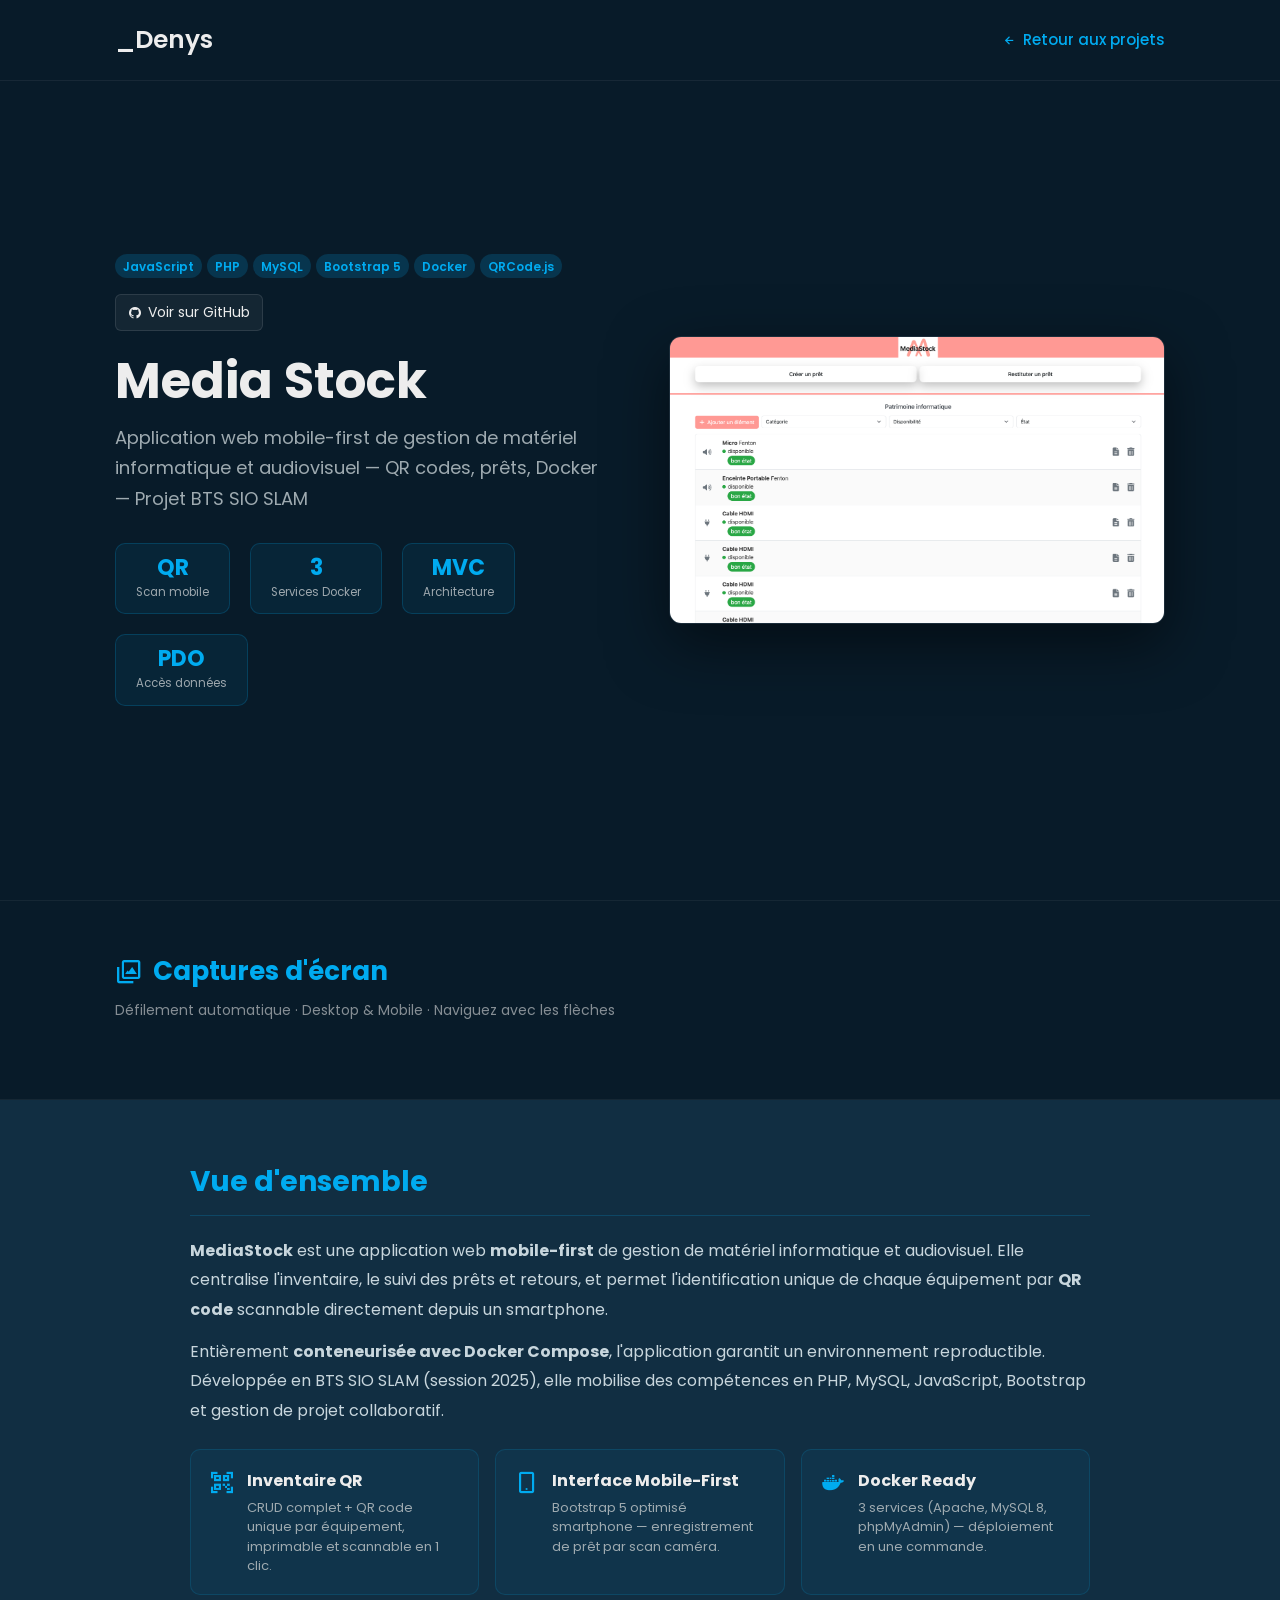
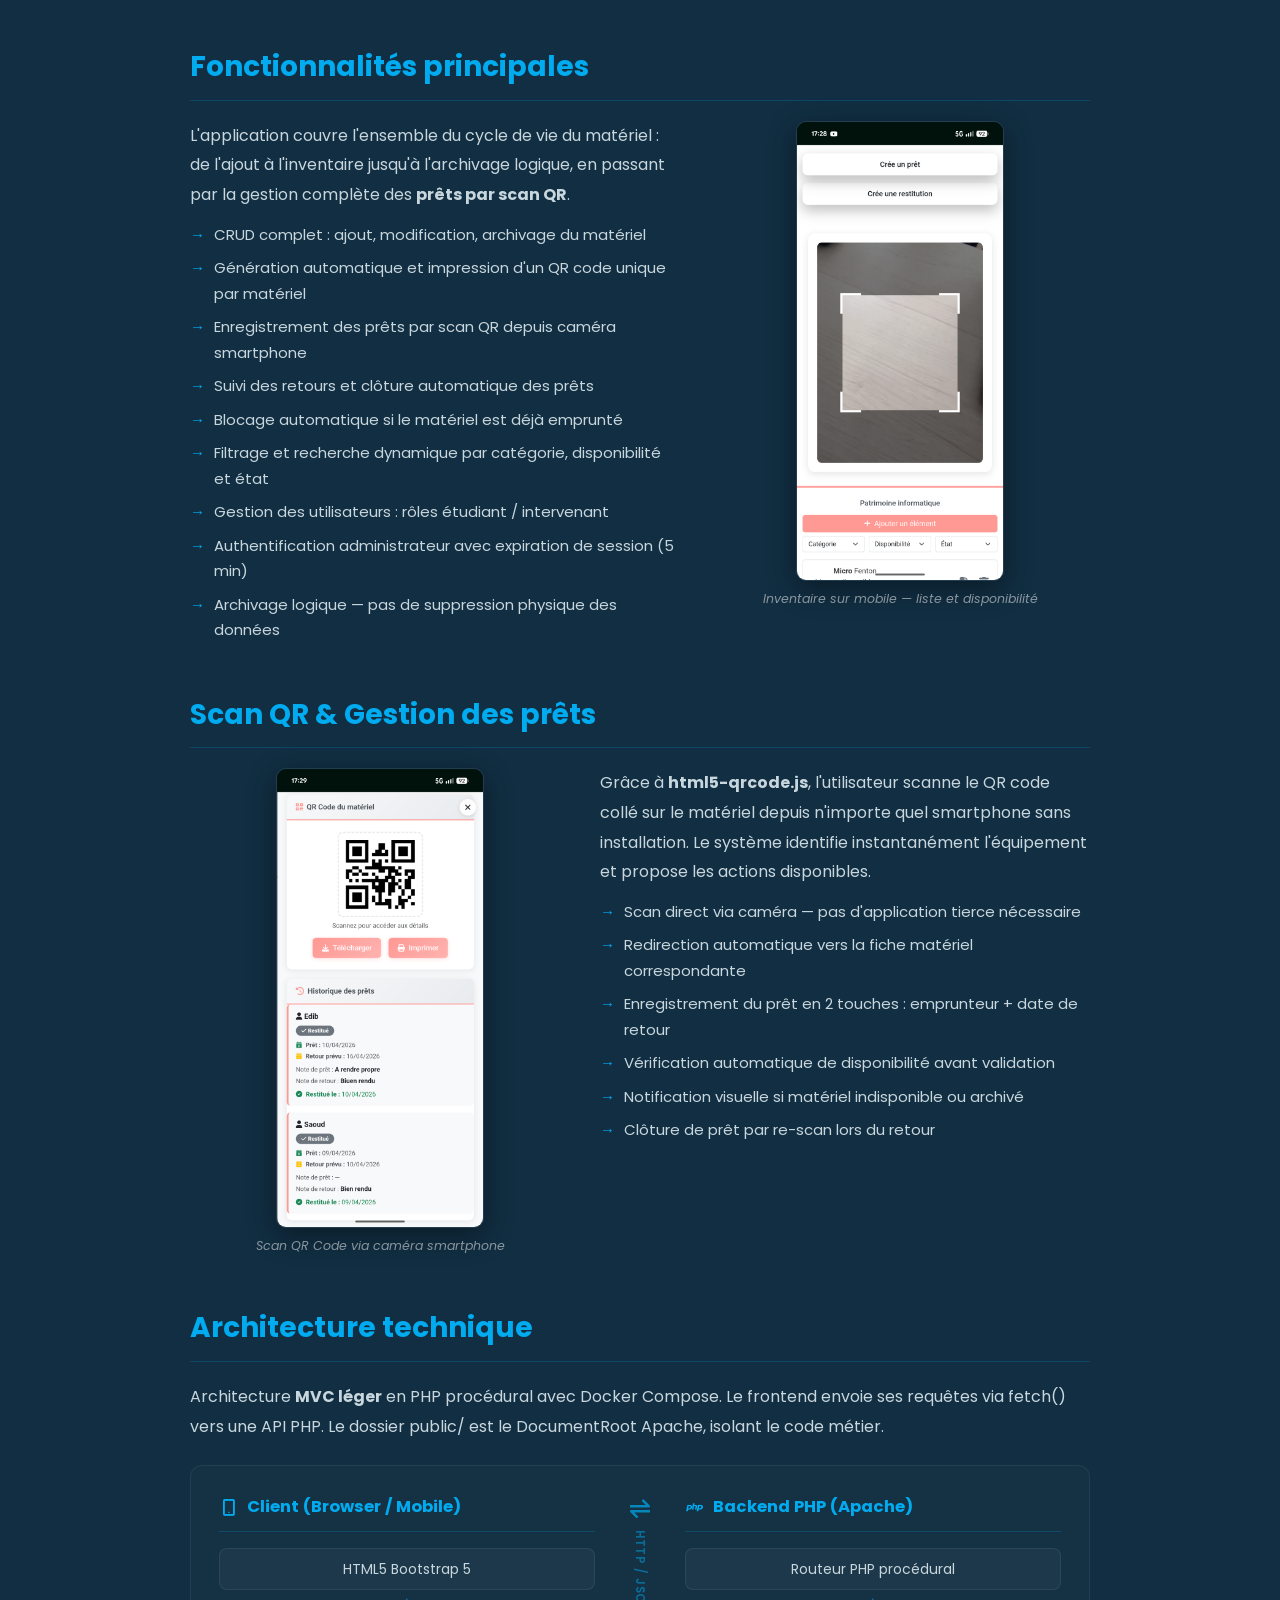
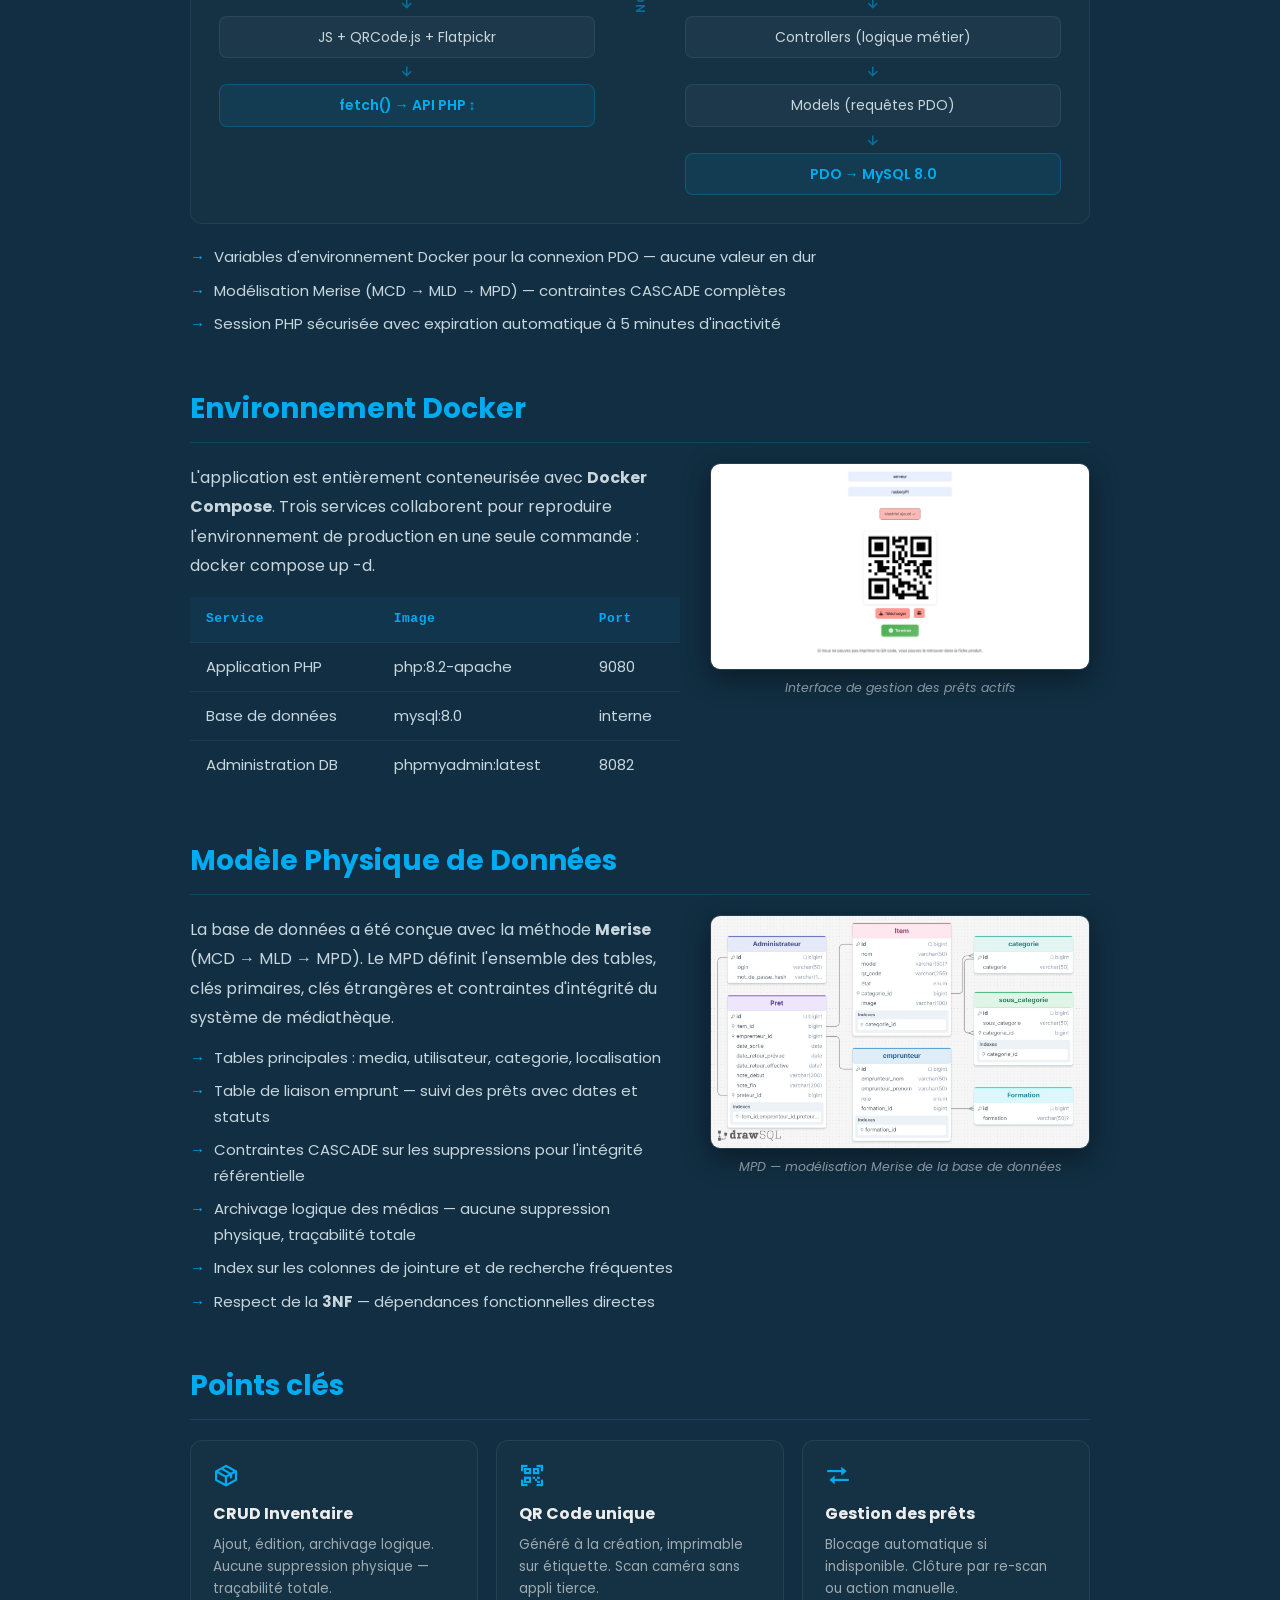
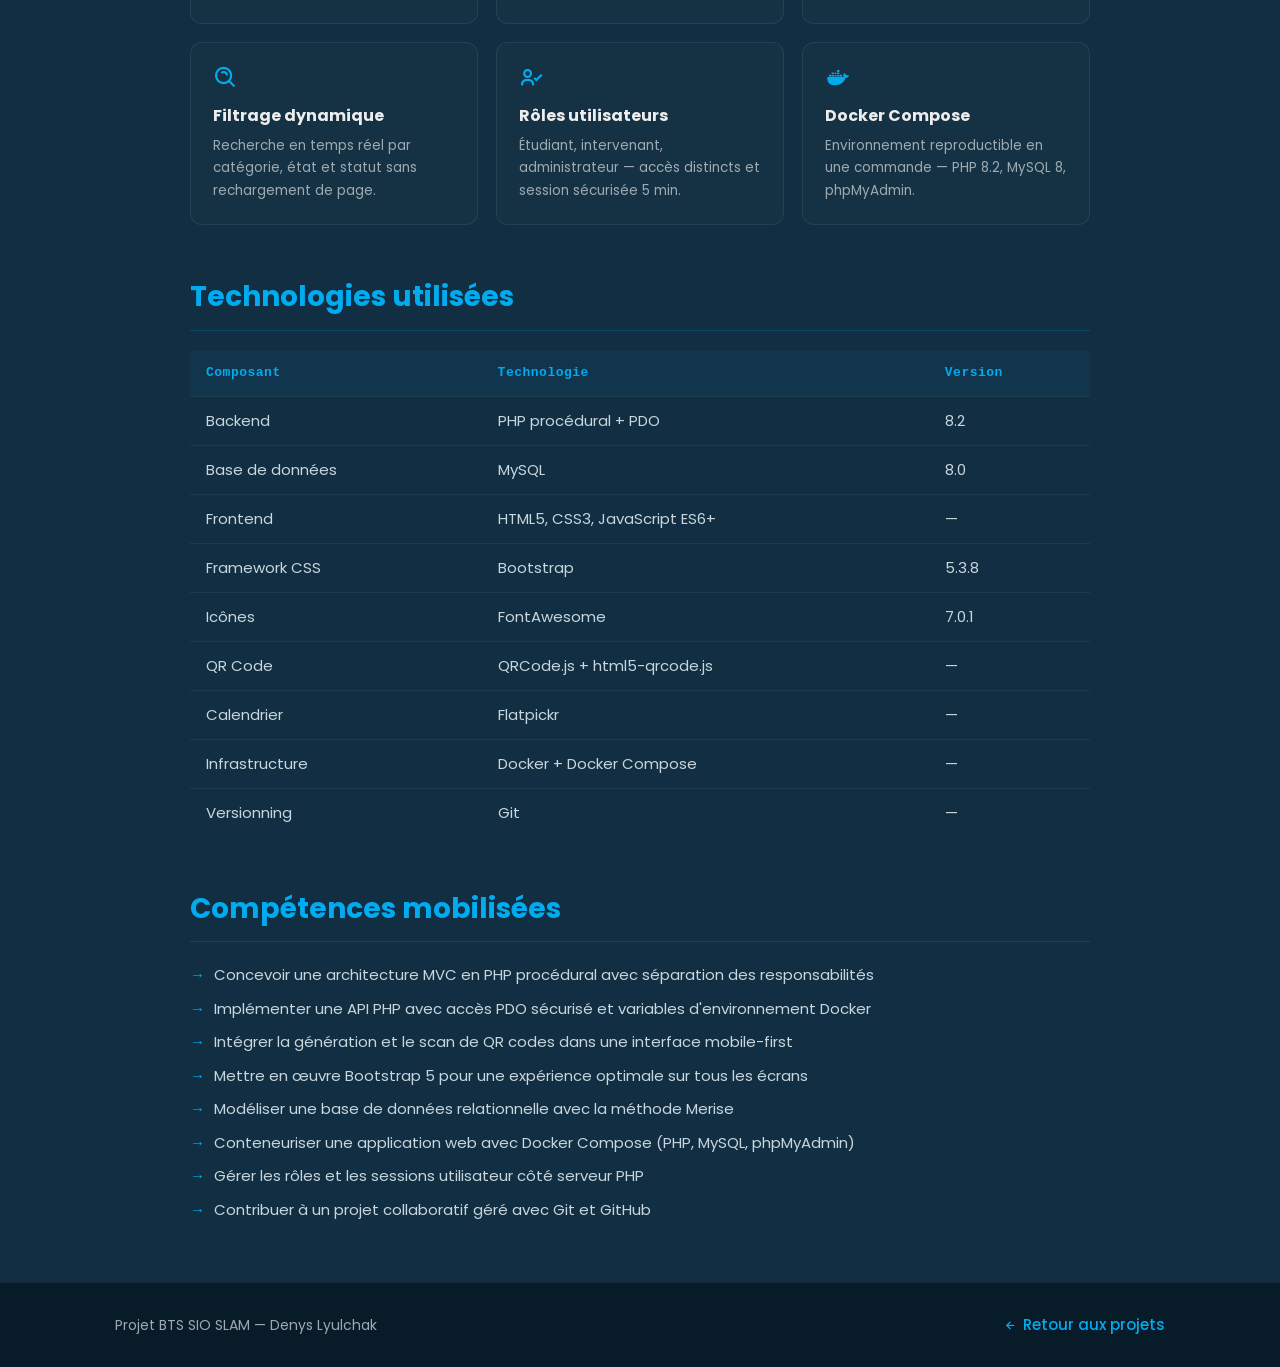
<file: projects/media-stock.html>
<!DOCTYPE html>
<html lang="fr">

<head>
    <meta charset="UTF-8">
    <meta name="viewport" content="width=device-width, initial-scale=1.0">
    <meta name="description" content="MediaStock — Application web mobile-first de gestion d'inventaire informatique avec QR codes, prêts et Docker. Projet BTS SIO SLAM par Yanis ADIDI.">
    <title>MediaStock — Denys Portfolio</title>

    <link rel="stylesheet" href="../css/style.css">
    <link rel="stylesheet" href="../css/project-page.css">
    <link href='https://unpkg.com/boxicons@2.1.4/css/boxicons.min.css' rel='stylesheet'>

    <script type="importmap">
    {
      "imports": {
        "react":            "https://esm.sh/react@18.3.1",
        "react-dom/client": "https://esm.sh/react-dom@18.3.1/client",
        "htm/react":        "https://esm.sh/htm@3.1.1/react?external=react"
      }
    }
    </script>
</head>

<body>

    <header class="project-page-header">
        <a href="../index.html" class="logo">_Denys</a>
        <a href="../index.html#projects" class="back-btn">
            <i class='bx bx-left-arrow-alt' aria-hidden="true"></i> Retour aux projets
        </a>
    </header>

    <main>

        <!-- ── HERO ── -->
        <section class="project-hero">
            <div class="project-hero-content">
                <div class="project-meta">
                    <ul class="tech-tags">
                        <li>JavaScript</li>
                        <li>PHP</li>
                        <li>MySQL</li>
                        <li>Bootstrap 5</li>
                        <li>Docker</li>
                        <li>QRCode.js</li>
                    </ul>
                    <a href="https://github.com/juklau/MediaStock" class="github-link" target="_blank" rel="noopener noreferrer">
                        <i class='bx bxl-github' aria-hidden="true"></i> Voir sur GitHub
                    </a>
                </div>
                <h1>Media Stock</h1>
                <p class="project-subtitle">Application web mobile-first de gestion de matériel informatique et audiovisuel — QR codes, prêts, Docker — Projet BTS SIO SLAM</p>

                <div class="cv-hero-stats">
                    <div class="cv-stat">
                        <span class="cv-stat-value">QR</span>
                        <span class="cv-stat-label">Scan mobile</span>
                    </div>
                    <div class="cv-stat">
                        <span class="cv-stat-value">3</span>
                        <span class="cv-stat-label">Services Docker</span>
                    </div>
                    <div class="cv-stat">
                        <span class="cv-stat-value">MVC</span>
                        <span class="cv-stat-label">Architecture</span>
                    </div>
                    <div class="cv-stat">
                        <span class="cv-stat-value">PDO</span>
                        <span class="cv-stat-label">Accès données</span>
                    </div>
                </div>
            </div>
            <div class="project-hero-img">
                <img src="../img/MediaStock/859E7B4C-3569-4E3E-BCAA-5734A8451720.png"
                     alt="Interface principale MediaStock"
                     loading="eager">
            </div>
        </section>

        <!-- ── GALLERY ── -->
        <section class="cv-gallery-section">
            <div class="cv-gallery-inner">
                <h2 class="cv-gallery-title">
                    <i class="bx bx-images" aria-hidden="true"></i>
                    Captures d'écran
                </h2>
                <p class="cv-gallery-subtitle">Défilement automatique · Desktop &amp; Mobile · Naviguez avec les flèches</p>
                <div id="ms-gallery"></div>
            </div>
        </section>

        <!-- ── CONTENT ── -->
        <div class="project-content">
            <div class="project-sections">

                <!-- Vue d'ensemble -->
                <div class="project-section">
                    <h2>Vue d'ensemble</h2>
                    <p>
                        <strong>MediaStock</strong> est une application web <strong>mobile-first</strong> de gestion
                        de matériel informatique et audiovisuel. Elle centralise l'inventaire, le suivi des prêts
                        et retours, et permet l'identification unique de chaque équipement par
                        <strong>QR code</strong> scannable directement depuis un smartphone.
                    </p>
                    <p>
                        Entièrement <strong>conteneurisée avec Docker Compose</strong>, l'application garantit
                        un environnement reproductible. Développée en BTS SIO SLAM (session 2025), elle mobilise des compétences en PHP, MySQL, JavaScript, Bootstrap et gestion de projet collaboratif.
                    </p>

                    <div class="cv-overview-cards">
                        <div class="cv-overview-card">
                            <i class="bx bx-qr-scan" aria-hidden="true"></i>
                            <div>
                                <h3>Inventaire QR</h3>
                                <p>CRUD complet + QR code unique par équipement, imprimable et scannable en 1 clic.</p>
                            </div>
                        </div>
                        <div class="cv-overview-card">
                            <i class="bx bx-mobile-alt" aria-hidden="true"></i>
                            <div>
                                <h3>Interface Mobile-First</h3>
                                <p>Bootstrap 5 optimisé smartphone — enregistrement de prêt par scan caméra.</p>
                            </div>
                        </div>
                        <div class="cv-overview-card">
                            <i class="bx bxl-docker" aria-hidden="true"></i>
                            <div>
                                <h3>Docker Ready</h3>
                                <p>3 services (Apache, MySQL 8, phpMyAdmin) — déploiement en une commande.</p>
                            </div>
                        </div>
                    </div>
                </div>

                <!-- Fonctionnalités -->
                <div class="project-section">
                    <h2>Fonctionnalités principales</h2>
                    <div class="cv-split">
                        <div>
                            <p>
                                L'application couvre l'ensemble du cycle de vie du matériel : de l'ajout
                                à l'inventaire jusqu'à l'archivage logique, en passant par la gestion complète
                                des <strong>prêts par scan QR</strong>.
                            </p>
                            <ul>
                                <li>CRUD complet : ajout, modification, archivage du matériel</li>
                                <li>Génération automatique et impression d'un QR code unique par matériel</li>
                                <li>Enregistrement des prêts par scan QR depuis caméra smartphone</li>
                                <li>Suivi des retours et clôture automatique des prêts</li>
                                <li>Blocage automatique si le matériel est déjà emprunté</li>
                                <li>Filtrage et recherche dynamique par catégorie, disponibilité et état</li>
                                <li>Gestion des utilisateurs : rôles étudiant / intervenant</li>
                                <li>Authentification administrateur avec expiration de session (5 min)</li>
                                <li>Archivage logique — pas de suppression physique des données</li>
                            </ul>
                        </div>
                        <div class="cv-img-aside">
                            <img src="../img/MediaStock/Screenshot_20260416-172823.png"
                                 alt="Vue mobile de l'inventaire MediaStock"
                                 loading="lazy"
                                 class="ms-img-portrait">
                            <span class="cv-img-caption">Inventaire sur mobile — liste et disponibilité</span>
                        </div>
                    </div>
                </div>

                <!-- QR Code & Prêts -->
                <div class="project-section">
                    <h2>Scan QR &amp; Gestion des prêts</h2>
                    <div class="cv-split cv-split--reverse">
                        <div class="cv-img-aside">
                            <img src="../img/MediaStock/Screenshot_20260416-172936.png"
                                 alt="Scan QR Code MediaStock"
                                 loading="lazy"
                                 class="ms-img-portrait">
                            <span class="cv-img-caption">Scan QR Code via caméra smartphone</span>
                        </div>
                        <div>
                            <p>
                                Grâce à <strong>html5-qrcode.js</strong>, l'utilisateur scanne le QR code
                                collé sur le matériel depuis n'importe quel smartphone sans installation.
                                Le système identifie instantanément l'équipement et propose les actions disponibles.
                            </p>
                            <ul>
                                <li>Scan direct via caméra — pas d'application tierce nécessaire</li>
                                <li>Redirection automatique vers la fiche matériel correspondante</li>
                                <li>Enregistrement du prêt en 2 touches : emprunteur + date de retour</li>
                                <li>Vérification automatique de disponibilité avant validation</li>
                                <li>Notification visuelle si matériel indisponible ou archivé</li>
                                <li>Clôture de prêt par re-scan lors du retour</li>
                            </ul>
                        </div>
                    </div>
                </div>

                <!-- Architecture -->
                <div class="project-section">
                    <h2>Architecture technique</h2>
                    <p>
                        Architecture <strong>MVC léger</strong> en PHP procédural avec Docker Compose.
                        Le frontend envoie ses requêtes via <code>fetch()</code> vers une API PHP.
                        Le dossier <code>public/</code> est le DocumentRoot Apache, isolant le code métier.
                    </p>

                    <div class="cv-arch-flow">
                        <div class="cv-arch-col">
                            <div class="cv-arch-header">
                                <i class="bx bx-mobile-alt" aria-hidden="true"></i>
                                Client (Browser / Mobile)
                            </div>
                            <div class="cv-arch-steps">
                                <div class="cv-arch-step">HTML5 Bootstrap 5</div>
                                <div class="cv-arch-arrow"><i class="bx bx-down-arrow-alt"></i></div>
                                <div class="cv-arch-step">JS + QRCode.js + Flatpickr</div>
                                <div class="cv-arch-arrow"><i class="bx bx-down-arrow-alt"></i></div>
                                <div class="cv-arch-step cv-arch-step--accent">fetch() → API PHP ↕</div>
                            </div>
                        </div>

                        <div class="cv-arch-separator">
                            <i class="bx bx-transfer-alt" aria-hidden="true"></i>
                            <span>HTTP / JSON</span>
                        </div>

                        <div class="cv-arch-col">
                            <div class="cv-arch-header">
                                <i class="bx bxl-php" aria-hidden="true"></i>
                                Backend PHP (Apache)
                            </div>
                            <div class="cv-arch-steps">
                                <div class="cv-arch-step">Routeur PHP procédural</div>
                                <div class="cv-arch-arrow"><i class="bx bx-down-arrow-alt"></i></div>
                                <div class="cv-arch-step">Controllers (logique métier)</div>
                                <div class="cv-arch-arrow"><i class="bx bx-down-arrow-alt"></i></div>
                                <div class="cv-arch-step">Models (requêtes PDO)</div>
                                <div class="cv-arch-arrow"><i class="bx bx-down-arrow-alt"></i></div>
                                <div class="cv-arch-step cv-arch-step--accent">PDO → MySQL 8.0</div>
                            </div>
                        </div>
                    </div>

                    <ul style="margin-top:2rem">
                        <li>Variables d'environnement Docker pour la connexion PDO — aucune valeur en dur</li>
                        <li>Modélisation Merise (MCD → MLD → MPD) — contraintes CASCADE complètes</li>
                        <li>Session PHP sécurisée avec expiration automatique à 5 minutes d'inactivité</li>
                    </ul>
                </div>

                <!-- Docker -->
                <div class="project-section">
                    <h2>Environnement Docker</h2>
                    <div class="cv-split">
                        <div>
                            <p>
                                L'application est entièrement conteneurisée avec <strong>Docker Compose</strong>.
                                Trois services collaborent pour reproduire l'environnement de production
                                en une seule commande : <code>docker compose up -d</code>.
                            </p>
                            <table class="tech-table" style="margin-top:1.6rem">
                                <thead>
                                    <tr>
                                        <th>Service</th>
                                        <th>Image</th>
                                        <th>Port</th>
                                    </tr>
                                </thead>
                                <tbody>
                                    <tr><td>Application PHP</td><td>php:8.2-apache</td><td>9080</td></tr>
                                    <tr><td>Base de données</td><td>mysql:8.0</td><td>interne</td></tr>
                                    <tr><td>Administration DB</td><td>phpmyadmin:latest</td><td>8082</td></tr>
                                </tbody>
                            </table>
                        </div>
                        <div class="cv-img-aside">
                            <img src="../img/MediaStock/D75E5111-FC3E-4C3A-8112-112F8C3970D2.png"
                                 alt="Gestion des prêts MediaStock"
                                 loading="lazy">
                            <span class="cv-img-caption">Interface de gestion des prêts actifs</span>
                        </div>
                    </div>
                </div>

                <!-- Modèle Physique de Données -->
                <div class="project-section">
                    <h2>Modèle Physique de Données</h2>
                    <div class="cv-split">
                        <div>
                            <p>
                                La base de données a été conçue avec la méthode <strong>Merise</strong>
                                (MCD → MLD → MPD). Le MPD définit l'ensemble des tables, clés primaires,
                                clés étrangères et contraintes d'intégrité du système de médiathèque.
                            </p>
                            <ul>
                                <li>Tables principales : <code>media</code>, <code>utilisateur</code>, <code>categorie</code>, <code>localisation</code></li>
                                <li>Table de liaison <code>emprunt</code> — suivi des prêts avec dates et statuts</li>
                                <li>Contraintes <code>CASCADE</code> sur les suppressions pour l'intégrité référentielle</li>
                                <li>Archivage logique des médias — aucune suppression physique, traçabilité totale</li>
                                <li>Index sur les colonnes de jointure et de recherche fréquentes</li>
                                <li>Respect de la <strong>3NF</strong> — dépendances fonctionnelles directes</li>
                            </ul>
                        </div>
                        <div class="cv-img-aside">
                            <img src="../img/MediaStock/MPD.jpg"
                                 alt="Modèle Physique de Données MediaStock"
                                 loading="lazy">
                            <span class="cv-img-caption">MPD — modélisation Merise de la base de données</span>
                        </div>
                    </div>
                </div>

                <!-- Fonctionnalités clés grid -->
                <div class="project-section">
                    <h2>Points clés</h2>
                    <div class="cv-security-grid">
                        <div class="cv-sec-card">
                            <i class="bx bx-package" aria-hidden="true"></i>
                            <h3>CRUD Inventaire</h3>
                            <p>Ajout, édition, archivage logique. Aucune suppression physique — traçabilité totale.</p>
                        </div>
                        <div class="cv-sec-card">
                            <i class="bx bx-qr-scan" aria-hidden="true"></i>
                            <h3>QR Code unique</h3>
                            <p>Généré à la création, imprimable sur étiquette. Scan caméra sans appli tierce.</p>
                        </div>
                        <div class="cv-sec-card">
                            <i class="bx bx-transfer" aria-hidden="true"></i>
                            <h3>Gestion des prêts</h3>
                            <p>Blocage automatique si indisponible. Clôture par re-scan ou action manuelle.</p>
                        </div>
                        <div class="cv-sec-card">
                            <i class="bx bx-search-alt" aria-hidden="true"></i>
                            <h3>Filtrage dynamique</h3>
                            <p>Recherche en temps réel par catégorie, état et statut sans rechargement de page.</p>
                        </div>
                        <div class="cv-sec-card">
                            <i class="bx bx-user-check" aria-hidden="true"></i>
                            <h3>Rôles utilisateurs</h3>
                            <p>Étudiant, intervenant, administrateur — accès distincts et session sécurisée 5 min.</p>
                        </div>
                        <div class="cv-sec-card">
                            <i class="bx bxl-docker" aria-hidden="true"></i>
                            <h3>Docker Compose</h3>
                            <p>Environnement reproductible en une commande — PHP 8.2, MySQL 8, phpMyAdmin.</p>
                        </div>
                    </div>
                </div>

                <!-- Tech table -->
                <div class="project-section">
                    <h2>Technologies utilisées</h2>
                    <table class="tech-table">
                        <thead>
                            <tr>
                                <th>Composant</th>
                                <th>Technologie</th>
                                <th>Version</th>
                            </tr>
                        </thead>
                        <tbody>
                            <tr><td>Backend</td><td>PHP procédural + PDO</td><td>8.2</td></tr>
                            <tr><td>Base de données</td><td>MySQL</td><td>8.0</td></tr>
                            <tr><td>Frontend</td><td>HTML5, CSS3, JavaScript ES6+</td><td>—</td></tr>
                            <tr><td>Framework CSS</td><td>Bootstrap</td><td>5.3.8</td></tr>
                            <tr><td>Icônes</td><td>FontAwesome</td><td>7.0.1</td></tr>
                            <tr><td>QR Code</td><td>QRCode.js + html5-qrcode.js</td><td>—</td></tr>
                            <tr><td>Calendrier</td><td>Flatpickr</td><td>—</td></tr>
                            <tr><td>Infrastructure</td><td>Docker + Docker Compose</td><td>—</td></tr>
                            <tr><td>Versionning</td><td>Git</td><td>—</td></tr>
                        </tbody>
                    </table>
                </div>

                <!-- Compétences -->
                <div class="project-section">
                    <h2>Compétences mobilisées</h2>
                    <ul>
                        <li>Concevoir une architecture MVC en PHP procédural avec séparation des responsabilités</li>
                        <li>Implémenter une API PHP avec accès PDO sécurisé et variables d'environnement Docker</li>
                        <li>Intégrer la génération et le scan de QR codes dans une interface mobile-first</li>
                        <li>Mettre en œuvre Bootstrap 5 pour une expérience optimale sur tous les écrans</li>
                        <li>Modéliser une base de données relationnelle avec la méthode Merise</li>
                        <li>Conteneuriser une application web avec Docker Compose (PHP, MySQL, phpMyAdmin)</li>
                        <li>Gérer les rôles et les sessions utilisateur côté serveur PHP</li>
                        <li>Contribuer à un projet collaboratif géré avec Git et GitHub</li>
                    </ul>
                </div>

            </div>
        </div>

    </main>

    <footer class="project-footer">
        <p>Projet BTS SIO SLAM — Denys Lyulchak</p>
        <a href="../index.html#projects">
            <i class='bx bx-left-arrow-alt' aria-hidden="true"></i> Retour aux projets
        </a>
    </footer>

    <script type="module" src="../js/mediastock-react.js"></script>
</body>

</html>
</file>
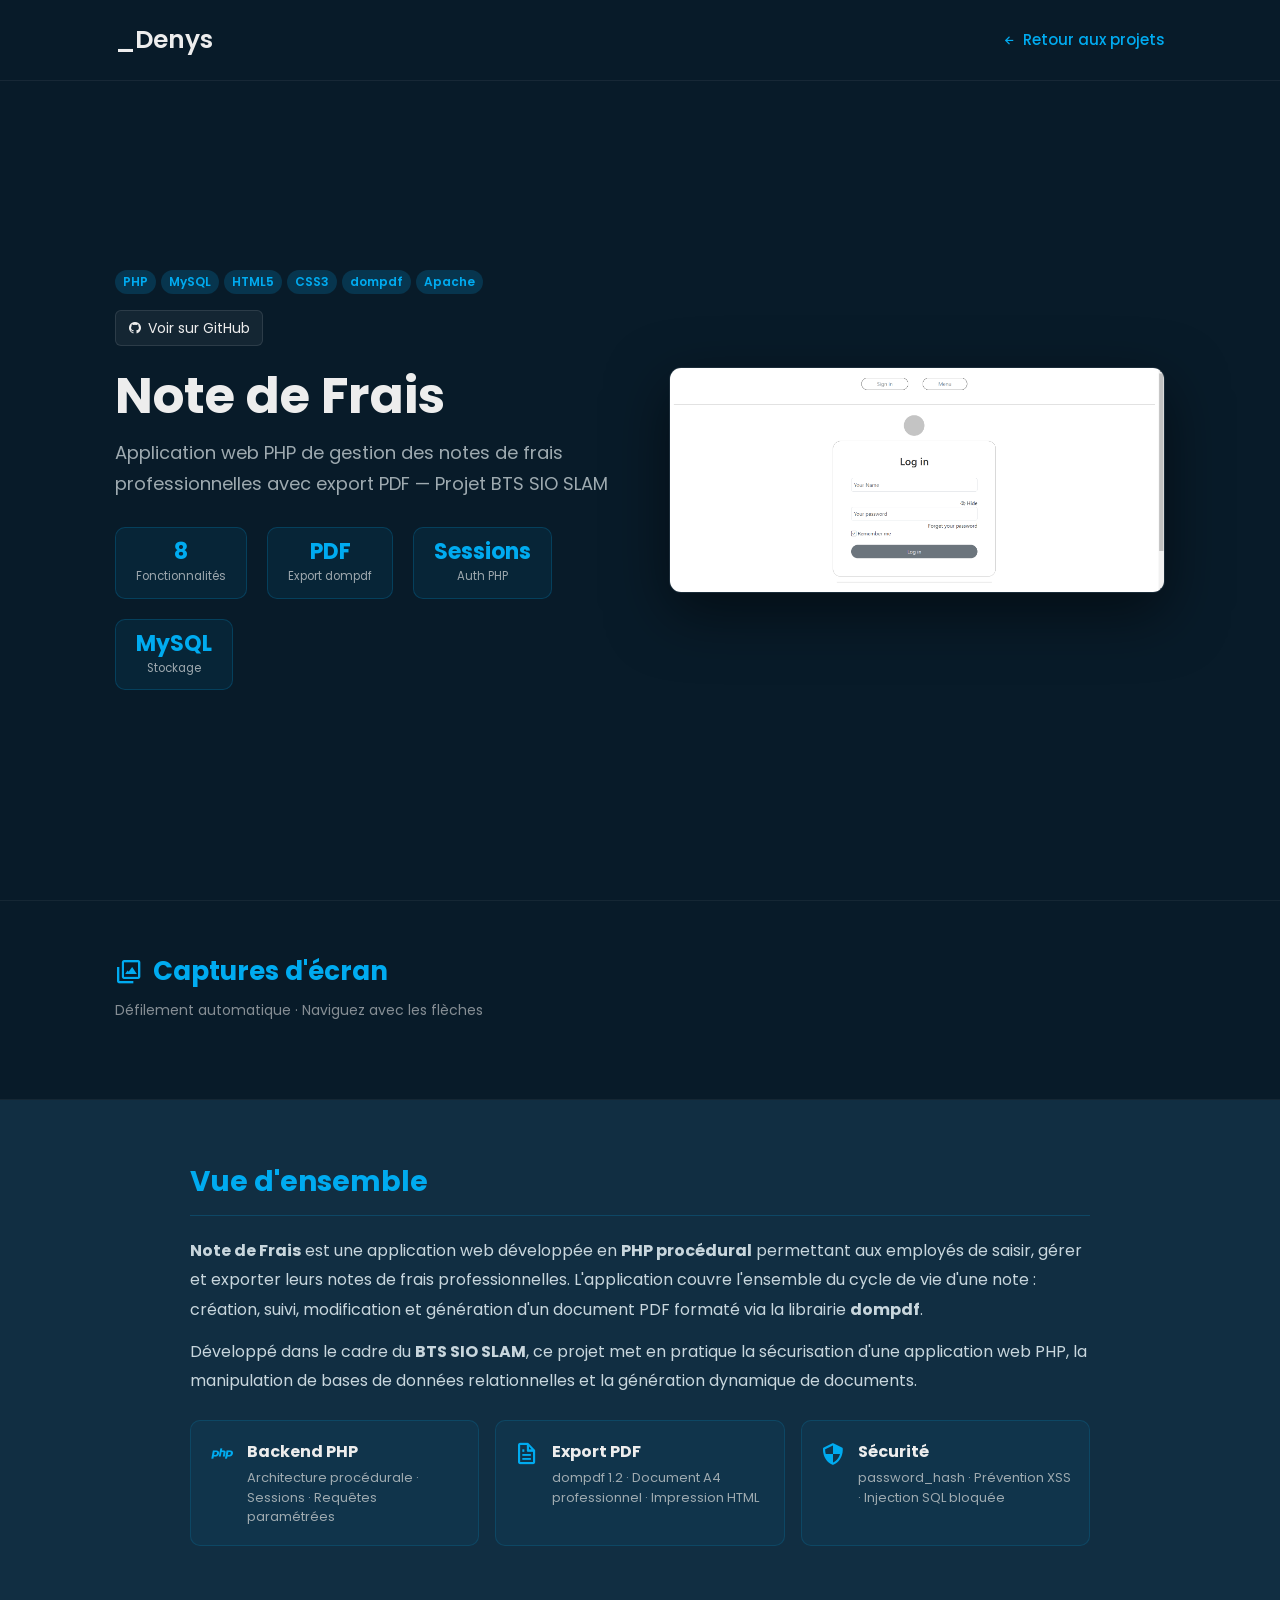
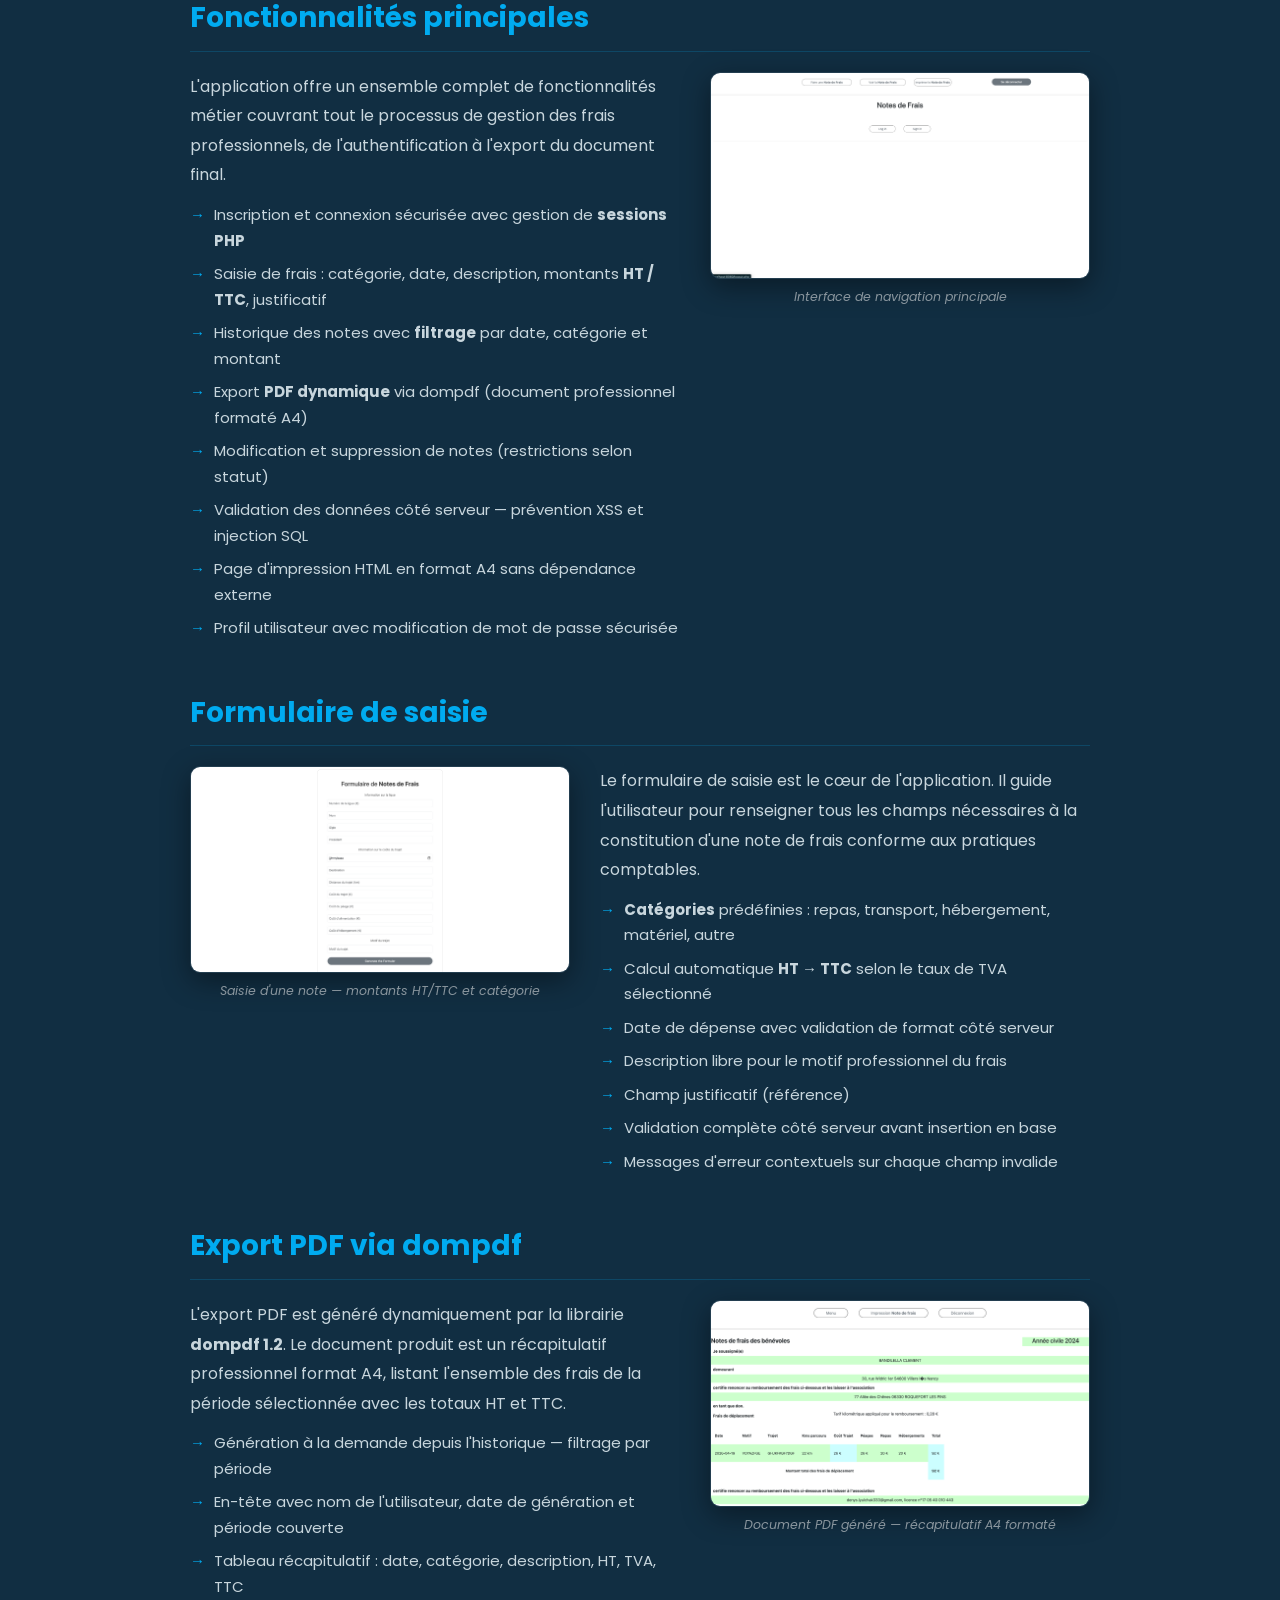
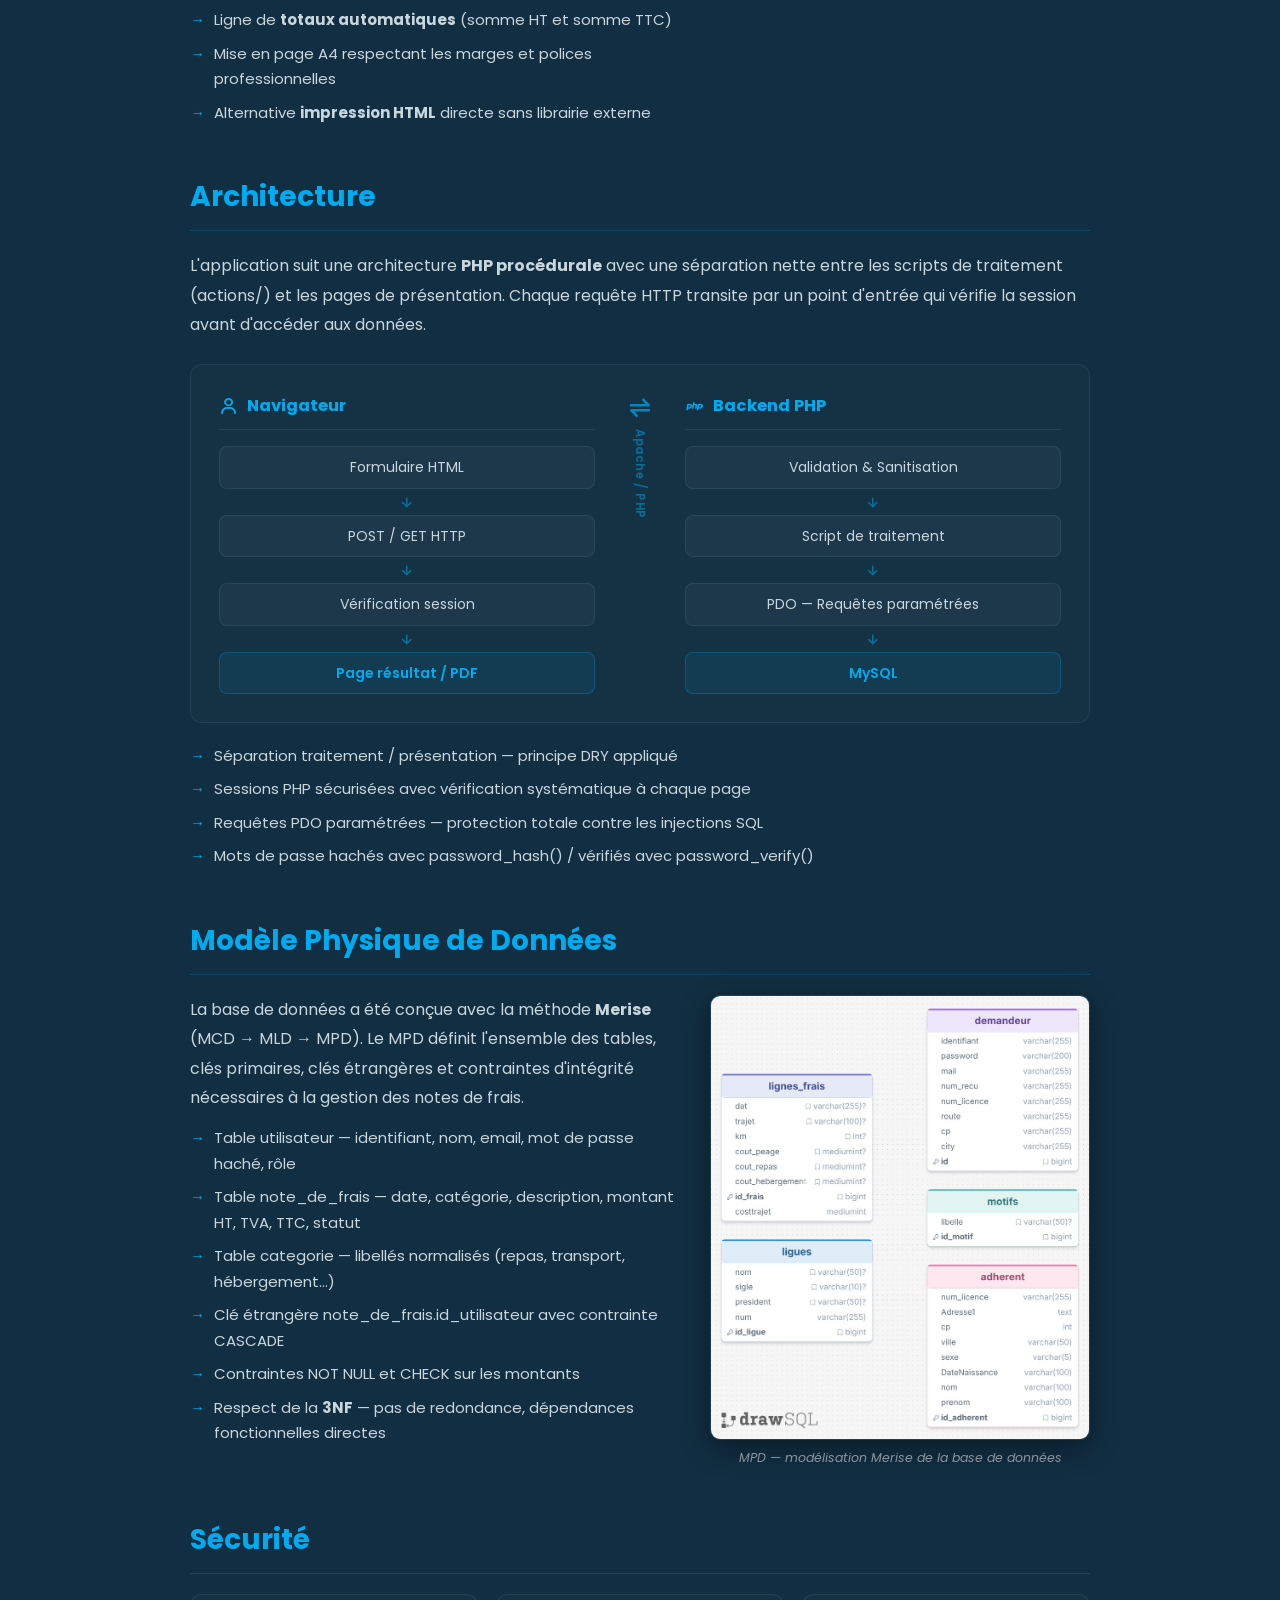
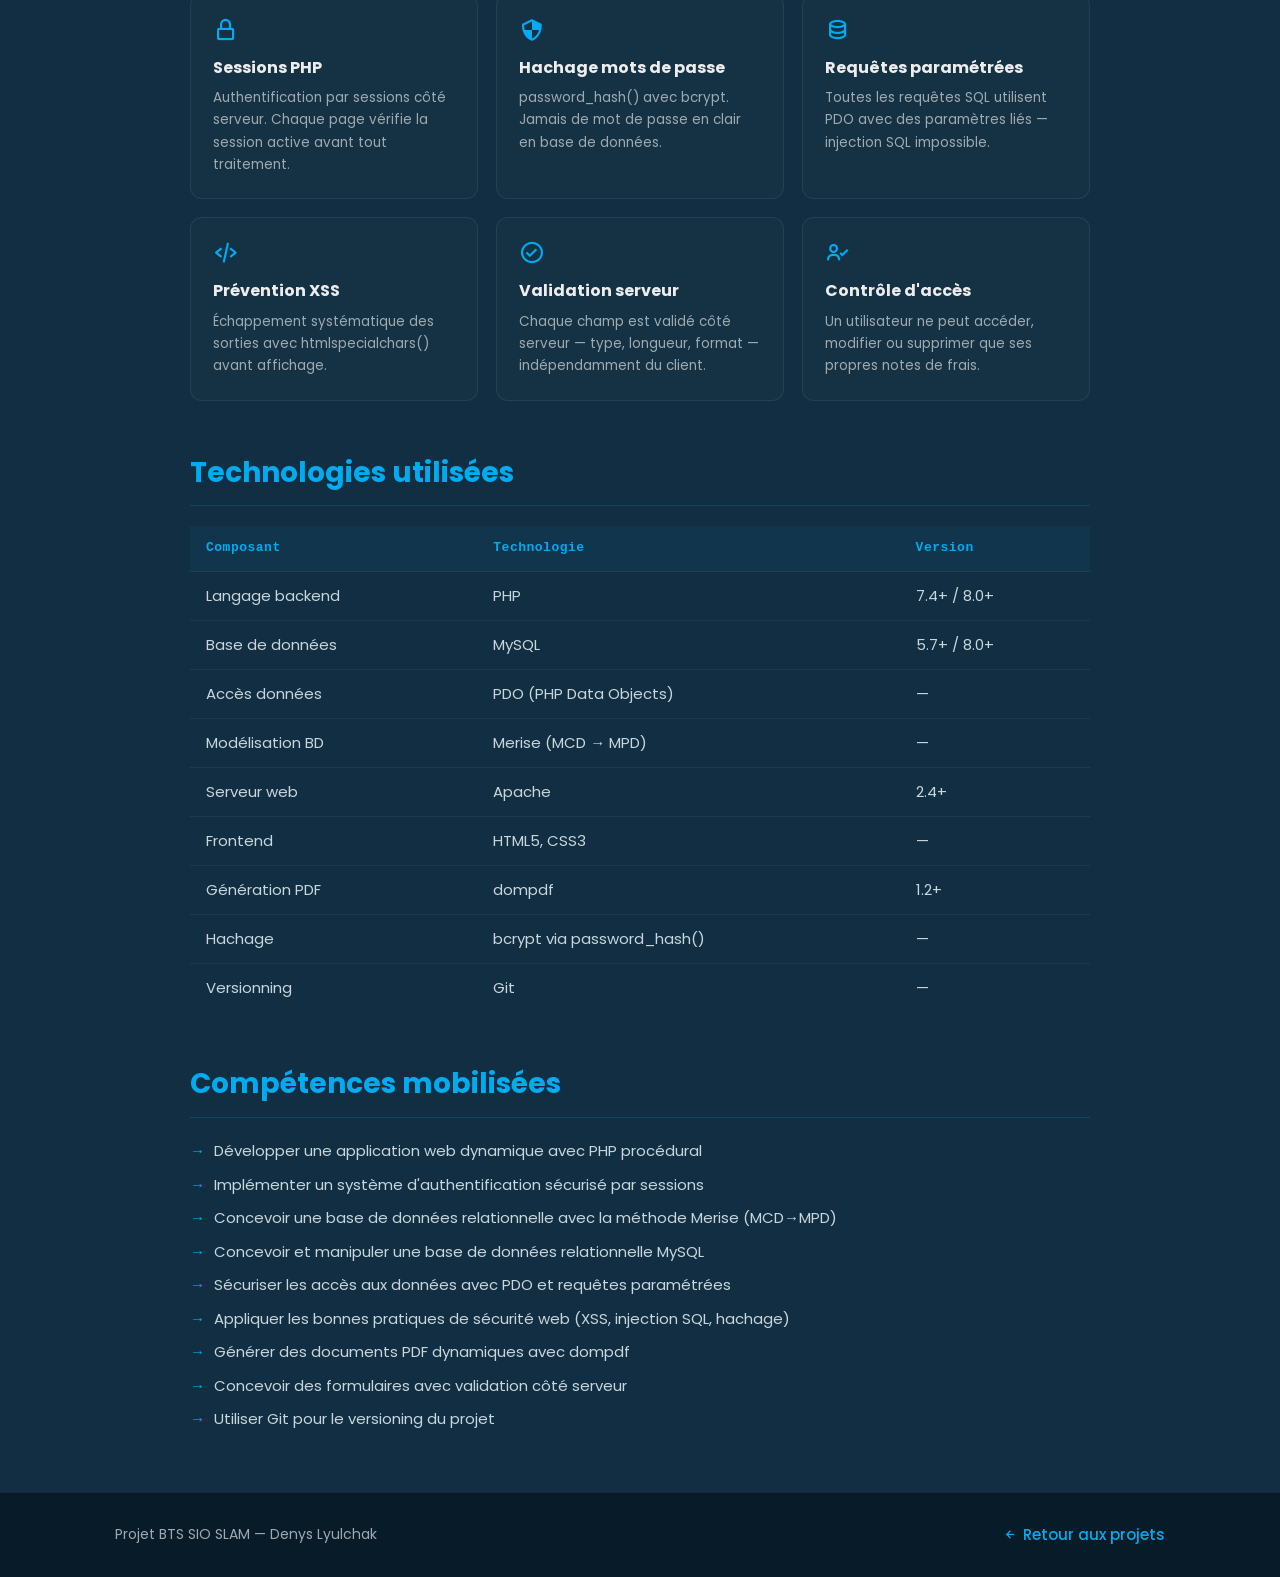
<file: projects/note-de-frais.html>
<!DOCTYPE html>
<html lang="fr">

<head>
    <meta charset="UTF-8">
    <meta name="viewport" content="width=device-width, initial-scale=1.0">
    <meta name="description" content="Note de Frais — Application web PHP de gestion des notes de frais professionnelles avec export PDF dompdf. Projet BTS SIO SLAM par Denys.">
    <title>Note de Frais — Denys Portfolio</title>

    <link rel="stylesheet" href="../css/style.css">
    <link rel="stylesheet" href="../css/project-page.css">
    <link href='https://unpkg.com/boxicons@2.1.4/css/boxicons.min.css' rel='stylesheet'>

    <script type="importmap">
    {
      "imports": {
        "react":            "https://esm.sh/react@18.3.1",
        "react-dom/client": "https://esm.sh/react-dom@18.3.1/client",
        "htm/react":        "https://esm.sh/htm@3.1.1/react?external=react"
      }
    }
    </script>
</head>

<body>

    <header class="project-page-header">
        <a href="../index.html" class="logo">_Denys</a>
        <a href="../index.html#projects" class="back-btn">
            <i class='bx bx-left-arrow-alt' aria-hidden="true"></i> Retour aux projets
        </a>
    </header>

    <main>

        <!-- ── HERO ── -->
        <section class="project-hero">
            <div class="project-hero-content">
                <div class="project-meta">
                    <ul class="tech-tags">
                        <li>PHP</li>
                        <li>MySQL</li>
                        <li>HTML5</li>
                        <li>CSS3</li>
                        <li>dompdf</li>
                        <li>Apache</li>
                    </ul>
                    <a href="https://github.com/PlumCreativ/NoteDeFrais" class="github-link" target="_blank" rel="noopener noreferrer">
                        <i class='bx bxl-github' aria-hidden="true"></i> Voir sur GitHub
                    </a>
                </div>
                <h1>Note de Frais</h1>
                <p class="project-subtitle">Application web PHP de gestion des notes de frais professionnelles avec export PDF — Projet BTS SIO SLAM</p>

                <div class="cv-hero-stats">
                    <div class="cv-stat">
                        <span class="cv-stat-value">8</span>
                        <span class="cv-stat-label">Fonctionnalités</span>
                    </div>
                    <div class="cv-stat">
                        <span class="cv-stat-value">PDF</span>
                        <span class="cv-stat-label">Export dompdf</span>
                    </div>
                    <div class="cv-stat">
                        <span class="cv-stat-value">Sessions</span>
                        <span class="cv-stat-label">Auth PHP</span>
                    </div>
                    <div class="cv-stat">
                        <span class="cv-stat-value">MySQL</span>
                        <span class="cv-stat-label">Stockage</span>
                    </div>
                </div>
            </div>
            <div class="project-hero-img">
                <img src="../img/NoteDeFrais.png" alt="Capture d'écran de l'application Note de Frais" loading="eager">
            </div>
        </section>

        <!-- ── GALLERY ── -->
        <section class="cv-gallery-section">
            <div class="cv-gallery-inner">
                <h2 class="cv-gallery-title">
                    <i class="bx bx-images" aria-hidden="true"></i>
                    Captures d'écran
                </h2>
                <p class="cv-gallery-subtitle">Défilement automatique · Naviguez avec les flèches</p>
                <div id="ndf-gallery"></div>
            </div>
        </section>

        <!-- ── CONTENT ── -->
        <div class="project-content">
            <div class="project-sections">

                <!-- Vue d'ensemble -->
                <div class="project-section">
                    <h2>Vue d'ensemble</h2>
                    <p>
                        <strong>Note de Frais</strong> est une application web développée en <strong>PHP procédural</strong>
                        permettant aux employés de saisir, gérer et exporter leurs notes de frais professionnelles.
                        L'application couvre l'ensemble du cycle de vie d'une note : création, suivi, modification
                        et génération d'un document PDF formaté via la librairie <strong>dompdf</strong>.
                    </p>
                    <p>
                        Développé dans le cadre du <strong>BTS SIO SLAM</strong>, ce projet met en pratique
                        la sécurisation d'une application web PHP, la manipulation de bases de données
                        relationnelles et la génération dynamique de documents.
                    </p>

                    <div class="cv-overview-cards">
                        <div class="cv-overview-card">
                            <i class="bx bxl-php" aria-hidden="true"></i>
                            <div>
                                <h3>Backend PHP</h3>
                                <p>Architecture procédurale · Sessions · Requêtes paramétrées</p>
                            </div>
                        </div>
                        <div class="cv-overview-card">
                            <i class="bx bx-file" aria-hidden="true"></i>
                            <div>
                                <h3>Export PDF</h3>
                                <p>dompdf 1.2 · Document A4 professionnel · Impression HTML</p>
                            </div>
                        </div>
                        <div class="cv-overview-card">
                            <i class="bx bx-shield-quarter" aria-hidden="true"></i>
                            <div>
                                <h3>Sécurité</h3>
                                <p>password_hash · Prévention XSS · Injection SQL bloquée</p>
                            </div>
                        </div>
                    </div>
                </div>

                <!-- Fonctionnalités principales + Menu.png -->
                <div class="project-section">
                    <h2>Fonctionnalités principales</h2>
                    <div class="cv-split">
                        <div>
                            <p>
                                L'application offre un ensemble complet de fonctionnalités métier couvrant
                                tout le processus de gestion des frais professionnels, de l'authentification
                                à l'export du document final.
                            </p>
                            <ul>
                                <li>Inscription et connexion sécurisée avec gestion de <strong>sessions PHP</strong></li>
                                <li>Saisie de frais : catégorie, date, description, montants <strong>HT / TTC</strong>, justificatif</li>
                                <li>Historique des notes avec <strong>filtrage</strong> par date, catégorie et montant</li>
                                <li>Export <strong>PDF dynamique</strong> via dompdf (document professionnel formaté A4)</li>
                                <li>Modification et suppression de notes (restrictions selon statut)</li>
                                <li>Validation des données côté serveur — prévention XSS et injection SQL</li>
                                <li>Page d'impression HTML en format A4 sans dépendance externe</li>
                                <li>Profil utilisateur avec modification de mot de passe sécurisée</li>
                            </ul>
                        </div>
                        <div class="cv-img-aside">
                            <img src="../img/NoteDeFrais/Menu.png"
                                 alt="Menu principal de l'application Note de Frais"
                                 loading="lazy">
                            <span class="cv-img-caption">Interface de navigation principale</span>
                        </div>
                    </div>
                </div>
                
                <!-- Formulaire de saisie + Formulaire_NoteDeFrais.png -->
                <div class="project-section">
                    <h2>Formulaire de saisie</h2>
                    <div class="cv-split cv-split--reverse">
                        <div class="cv-img-aside">
                            <img src="../img/NoteDeFrais/Formulaire_NoteDeFrais.png"
                                 alt="Formulaire de saisie d'une note de frais"
                                 loading="lazy">
                            <span class="cv-img-caption">Saisie d'une note — montants HT/TTC et catégorie</span>
                        </div>
                        <div>
                            <p>
                                Le formulaire de saisie est le cœur de l'application. Il guide l'utilisateur
                                pour renseigner tous les champs nécessaires à la constitution d'une note de
                                frais conforme aux pratiques comptables.
                            </p>
                            <ul>
                                <li><strong>Catégories</strong> prédéfinies : repas, transport, hébergement, matériel, autre</li>
                                <li>Calcul automatique <strong>HT → TTC</strong> selon le taux de TVA sélectionné</li>
                                <li>Date de dépense avec validation de format côté serveur</li>
                                <li>Description libre pour le motif professionnel du frais</li>
                                <li>Champ justificatif (référence)</li>
                                <li>Validation complète côté serveur avant insertion en base</li>
                                <li>Messages d'erreur contextuels sur chaque champ invalide</li>
                            </ul>
                        </div>
                    </div>
                </div>

                <!-- Export PDF + Vue_PDF.png -->
                <div class="project-section">
                    <h2>Export PDF via dompdf</h2>
                    <div class="cv-split">
                        <div>
                            <p>
                                L'export PDF est généré dynamiquement par la librairie <strong>dompdf 1.2</strong>.
                                Le document produit est un récapitulatif professionnel format A4, listant
                                l'ensemble des frais de la période sélectionnée avec les totaux HT et TTC.
                            </p>
                            <ul>
                                <li>Génération à la demande depuis l'historique — filtrage par période</li>
                                <li>En-tête avec nom de l'utilisateur, date de génération et période couverte</li>
                                <li>Tableau récapitulatif : date, catégorie, description, HT, TVA, TTC</li>
                                <li>Ligne de <strong>totaux automatiques</strong> (somme HT et somme TTC)</li>
                                <li>Mise en page A4 respectant les marges et polices professionnelles</li>
                                <li>Alternative <strong>impression HTML</strong> directe sans librairie externe</li>
                            </ul>
                        </div>
                        <div class="cv-img-aside">
                            <img src="../img/NoteDeFrais/Vue_PDF.png"
                                 alt="Aperçu du document PDF généré par l'application"
                                 loading="lazy">
                            <span class="cv-img-caption">Document PDF généré — récapitulatif A4 formaté</span>
                        </div>
                    </div>
                </div>

                <!-- Architecture -->
                <div class="project-section">
                    <h2>Architecture</h2>
                    <p>
                        L'application suit une architecture <strong>PHP procédurale</strong> avec une séparation
                        nette entre les scripts de traitement (<code>actions/</code>) et les pages de présentation.
                        Chaque requête HTTP transite par un point d'entrée qui vérifie la session avant d'accéder
                        aux données.
                    </p>

                    <div class="cv-arch-flow">
                        <div class="cv-arch-col">
                            <div class="cv-arch-header">
                                <i class="bx bx-user" aria-hidden="true"></i>
                                Navigateur
                            </div>
                            <div class="cv-arch-steps">
                                <div class="cv-arch-step">Formulaire HTML</div>
                                <div class="cv-arch-arrow"><i class="bx bx-down-arrow-alt"></i></div>
                                <div class="cv-arch-step">POST / GET HTTP</div>
                                <div class="cv-arch-arrow"><i class="bx bx-down-arrow-alt"></i></div>
                                <div class="cv-arch-step">Vérification session</div>
                                <div class="cv-arch-arrow"><i class="bx bx-down-arrow-alt"></i></div>
                                <div class="cv-arch-step cv-arch-step--accent">Page résultat / PDF</div>
                            </div>
                        </div>

                        <div class="cv-arch-separator">
                            <i class="bx bx-transfer-alt" aria-hidden="true"></i>
                            <span>Apache / PHP</span>
                        </div>

                        <div class="cv-arch-col">
                            <div class="cv-arch-header">
                                <i class="bx bxl-php" aria-hidden="true"></i>
                                Backend PHP
                            </div>
                            <div class="cv-arch-steps">
                                <div class="cv-arch-step">Validation &amp; Sanitisation</div>
                                <div class="cv-arch-arrow"><i class="bx bx-down-arrow-alt"></i></div>
                                <div class="cv-arch-step">Script de traitement</div>
                                <div class="cv-arch-arrow"><i class="bx bx-down-arrow-alt"></i></div>
                                <div class="cv-arch-step">PDO — Requêtes paramétrées</div>
                                <div class="cv-arch-arrow"><i class="bx bx-down-arrow-alt"></i></div>
                                <div class="cv-arch-step cv-arch-step--accent">MySQL</div>
                            </div>
                        </div>
                    </div>

                    <ul style="margin-top:2rem">
                        <li>Séparation traitement / présentation — principe DRY appliqué</li>
                        <li>Sessions PHP sécurisées avec vérification systématique à chaque page</li>
                        <li>Requêtes PDO paramétrées — protection totale contre les injections SQL</li>
                        <li>Mots de passe hachés avec <code>password_hash()</code> / vérifiés avec <code>password_verify()</code></li>
                    </ul>
                </div>

                <!-- Modèle Physique de Données -->
                <div class="project-section">
                    <h2>Modèle Physique de Données</h2>
                    <div class="cv-split">
                        <div>
                            <p>
                                La base de données a été conçue avec la méthode <strong>Merise</strong>
                                (MCD → MLD → MPD). Le MPD définit l'ensemble des tables, clés primaires,
                                clés étrangères et contraintes d'intégrité nécessaires à la gestion des notes de frais.
                            </p>
                            <ul>
                                <li>Table <code>utilisateur</code> — identifiant, nom, email, mot de passe haché, rôle</li>
                                <li>Table <code>note_de_frais</code> — date, catégorie, description, montant HT, TVA, TTC, statut</li>
                                <li>Table <code>categorie</code> — libellés normalisés (repas, transport, hébergement…)</li>
                                <li>Clé étrangère <code>note_de_frais.id_utilisateur</code> avec contrainte <code>CASCADE</code></li>
                                <li>Contraintes <code>NOT NULL</code> et <code>CHECK</code> sur les montants</li>
                                <li>Respect de la <strong>3NF</strong> — pas de redondance, dépendances fonctionnelles directes</li>
                            </ul>
                        </div>
                        <div class="cv-img-aside">
                            <img src="../img/NoteDeFrais/MPD.jpg"
                                 alt="Modèle Physique de Données Note de Frais"
                                 loading="lazy">
                            <span class="cv-img-caption">MPD — modélisation Merise de la base de données</span>
                        </div>
                    </div>
                </div>

                <!-- Sécurité -->
                <div class="project-section">
                    <h2>Sécurité</h2>
                    <div class="cv-security-grid">
                        <div class="cv-sec-card">
                            <i class="bx bx-lock-alt" aria-hidden="true"></i>
                            <h3>Sessions PHP</h3>
                            <p>Authentification par sessions côté serveur. Chaque page vérifie la session active avant tout traitement.</p>
                        </div>
                        <div class="cv-sec-card">
                            <i class="bx bx-shield-quarter" aria-hidden="true"></i>
                            <h3>Hachage mots de passe</h3>
                            <p><code>password_hash()</code> avec bcrypt. Jamais de mot de passe en clair en base de données.</p>
                        </div>
                        <div class="cv-sec-card">
                            <i class="bx bx-data" aria-hidden="true"></i>
                            <h3>Requêtes paramétrées</h3>
                            <p>Toutes les requêtes SQL utilisent PDO avec des paramètres liés — injection SQL impossible.</p>
                        </div>
                        <div class="cv-sec-card">
                            <i class="bx bx-code-alt" aria-hidden="true"></i>
                            <h3>Prévention XSS</h3>
                            <p>Échappement systématique des sorties avec <code>htmlspecialchars()</code> avant affichage.</p>
                        </div>
                        <div class="cv-sec-card">
                            <i class="bx bx-check-circle" aria-hidden="true"></i>
                            <h3>Validation serveur</h3>
                            <p>Chaque champ est validé côté serveur — type, longueur, format — indépendamment du client.</p>
                        </div>
                        <div class="cv-sec-card">
                            <i class="bx bx-user-check" aria-hidden="true"></i>
                            <h3>Contrôle d'accès</h3>
                            <p>Un utilisateur ne peut accéder, modifier ou supprimer que ses propres notes de frais.</p>
                        </div>
                    </div>
                </div>

                <!-- Technologies -->
                <div class="project-section">
                    <h2>Technologies utilisées</h2>
                    <table class="tech-table">
                        <thead>
                            <tr>
                                <th>Composant</th>
                                <th>Technologie</th>
                                <th>Version</th>
                            </tr>
                        </thead>
                        <tbody>
                            <tr><td>Langage backend</td><td>PHP</td><td>7.4+ / 8.0+</td></tr>
                            <tr><td>Base de données</td><td>MySQL</td><td>5.7+ / 8.0+</td></tr>
                            <tr><td>Accès données</td><td>PDO (PHP Data Objects)</td><td>—</td></tr>
                            <tr><td>Modélisation BD</td><td>Merise (MCD → MPD)</td><td>—</td></tr>
                            <tr><td>Serveur web</td><td>Apache</td><td>2.4+</td></tr>
                            <tr><td>Frontend</td><td>HTML5, CSS3</td><td>—</td></tr>
                            <tr><td>Génération PDF</td><td>dompdf</td><td>1.2+</td></tr>
                            <tr><td>Hachage</td><td>bcrypt via password_hash()</td><td>—</td></tr>
                            <tr><td>Versionning</td><td>Git</td><td>—</td></tr>
                        </tbody>
                    </table>
                </div>

                <!-- Compétences -->
                <div class="project-section">
                    <h2>Compétences mobilisées</h2>
                    <ul>
                        <li>Développer une application web dynamique avec PHP procédural</li>
                        <li>Implémenter un système d'authentification sécurisé par sessions</li>
                        <li>Concevoir une base de données relationnelle avec la méthode Merise (MCD→MPD)</li>
                        <li>Concevoir et manipuler une base de données relationnelle MySQL</li>
                        <li>Sécuriser les accès aux données avec PDO et requêtes paramétrées</li>
                        <li>Appliquer les bonnes pratiques de sécurité web (XSS, injection SQL, hachage)</li>
                        <li>Générer des documents PDF dynamiques avec dompdf</li>
                        <li>Concevoir des formulaires avec validation côté serveur</li>
                        <li>Utiliser Git pour le versioning du projet</li>
                    </ul>
                </div>

            </div>
        </div>

    </main>

    <footer class="project-footer">
        <p>Projet BTS SIO SLAM — Denys Lyulchak</p>
        <a href="../index.html#projects">
            <i class='bx bx-left-arrow-alt' aria-hidden="true"></i> Retour aux projets
        </a>
    </footer>

    <script type="module" src="../js/notedefrais-react.js"></script>
</body>

</html>
</file>
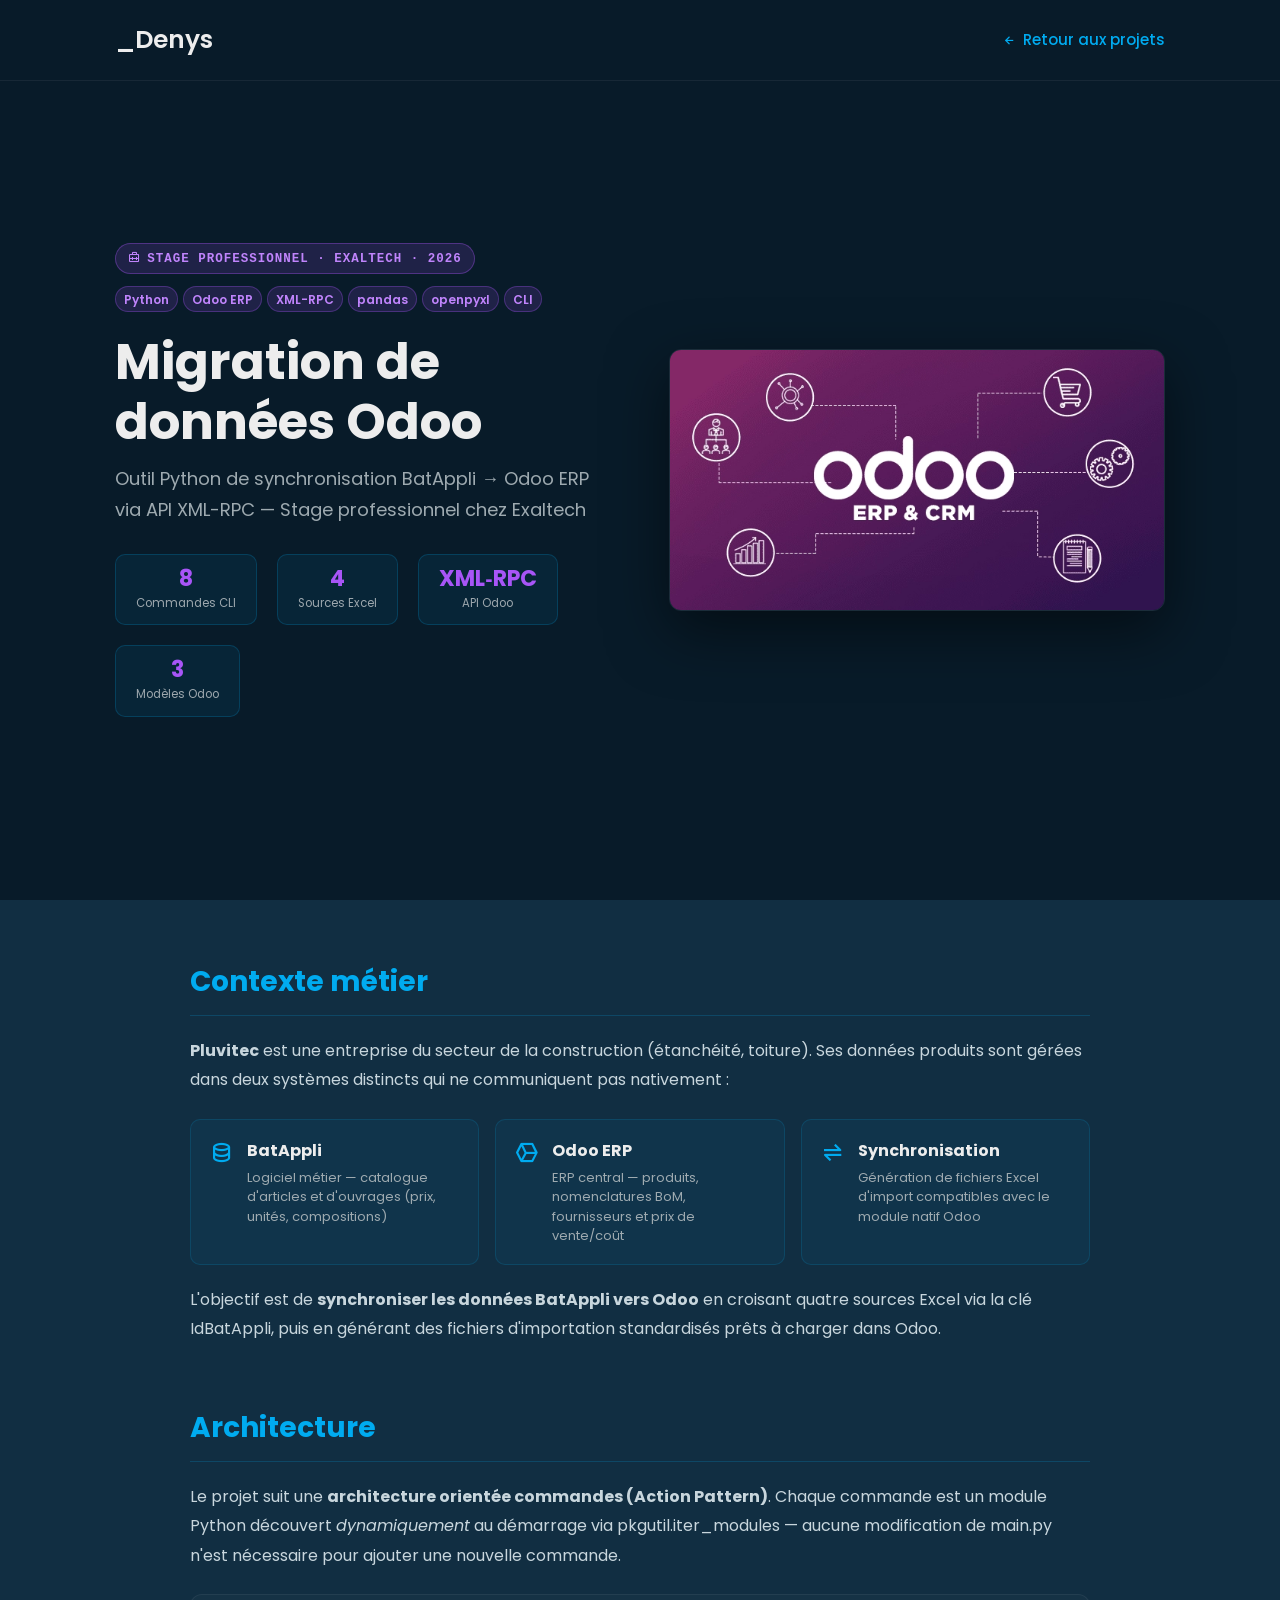
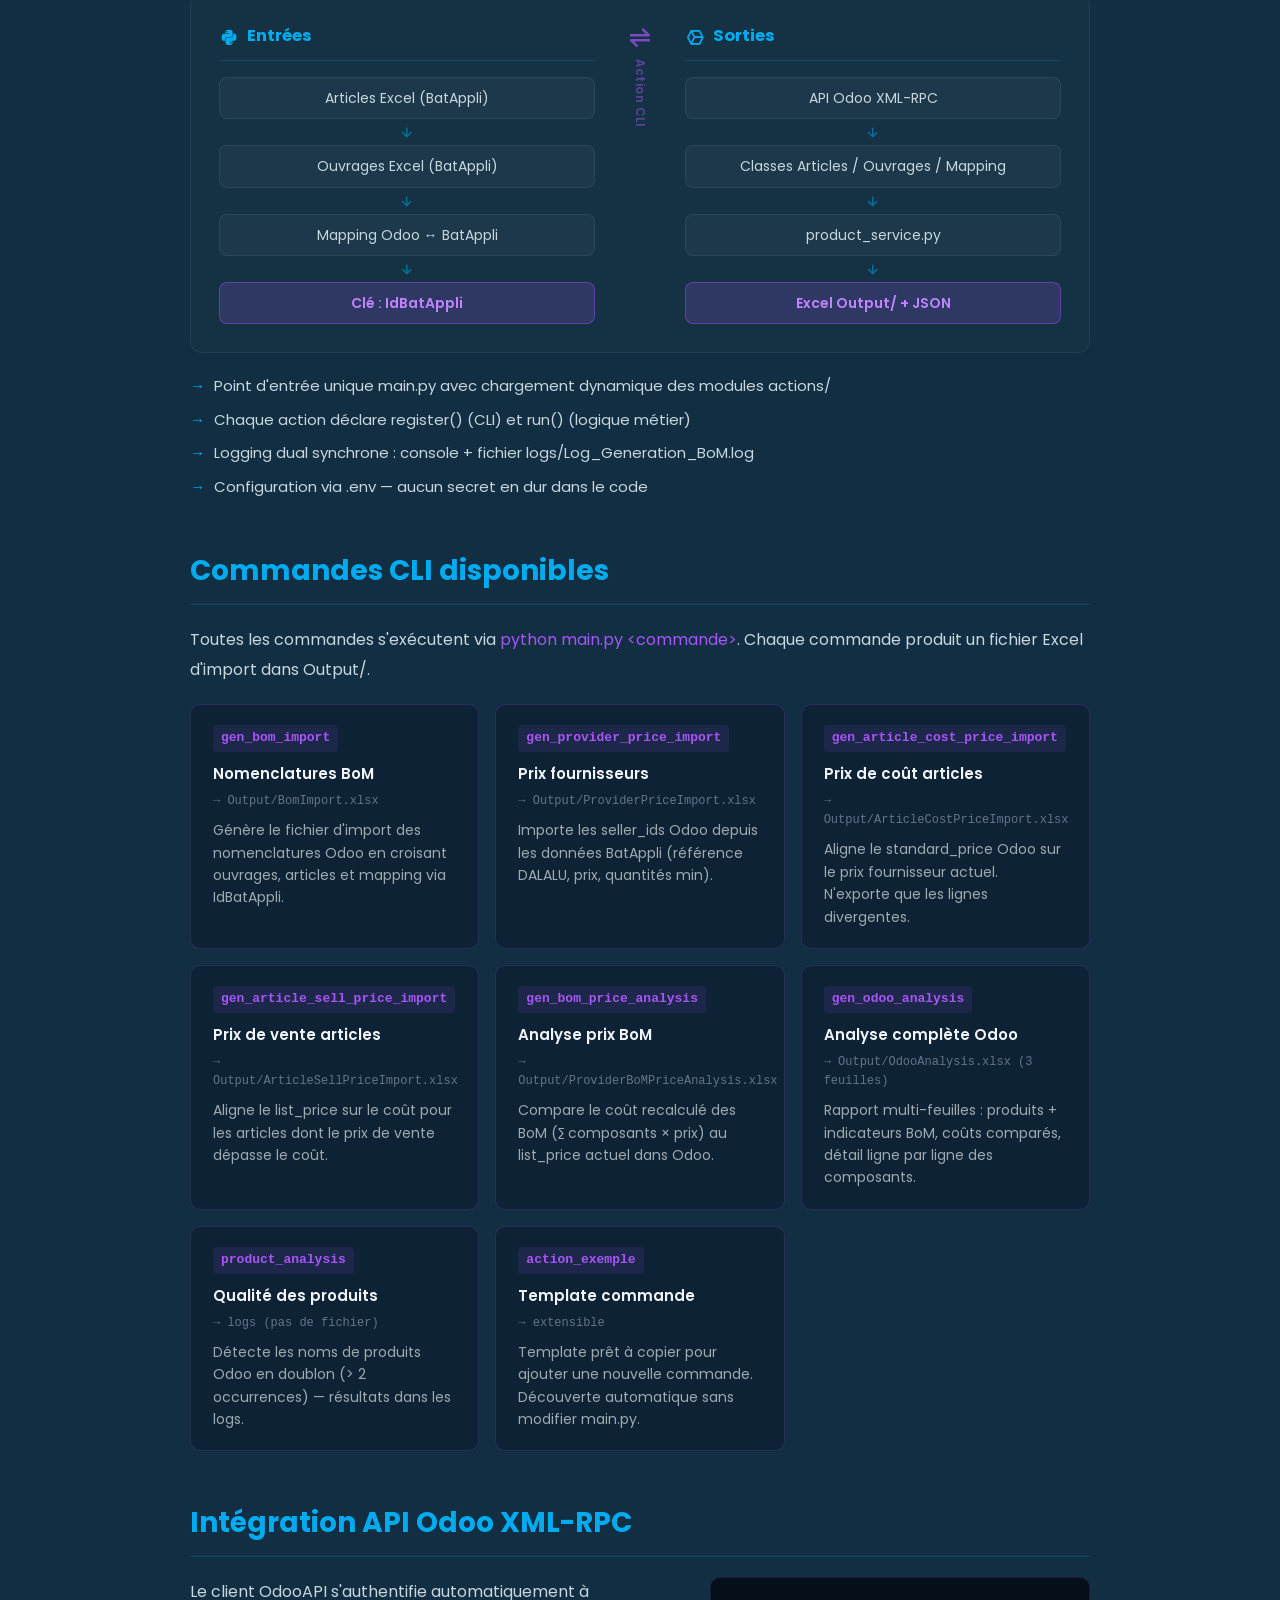
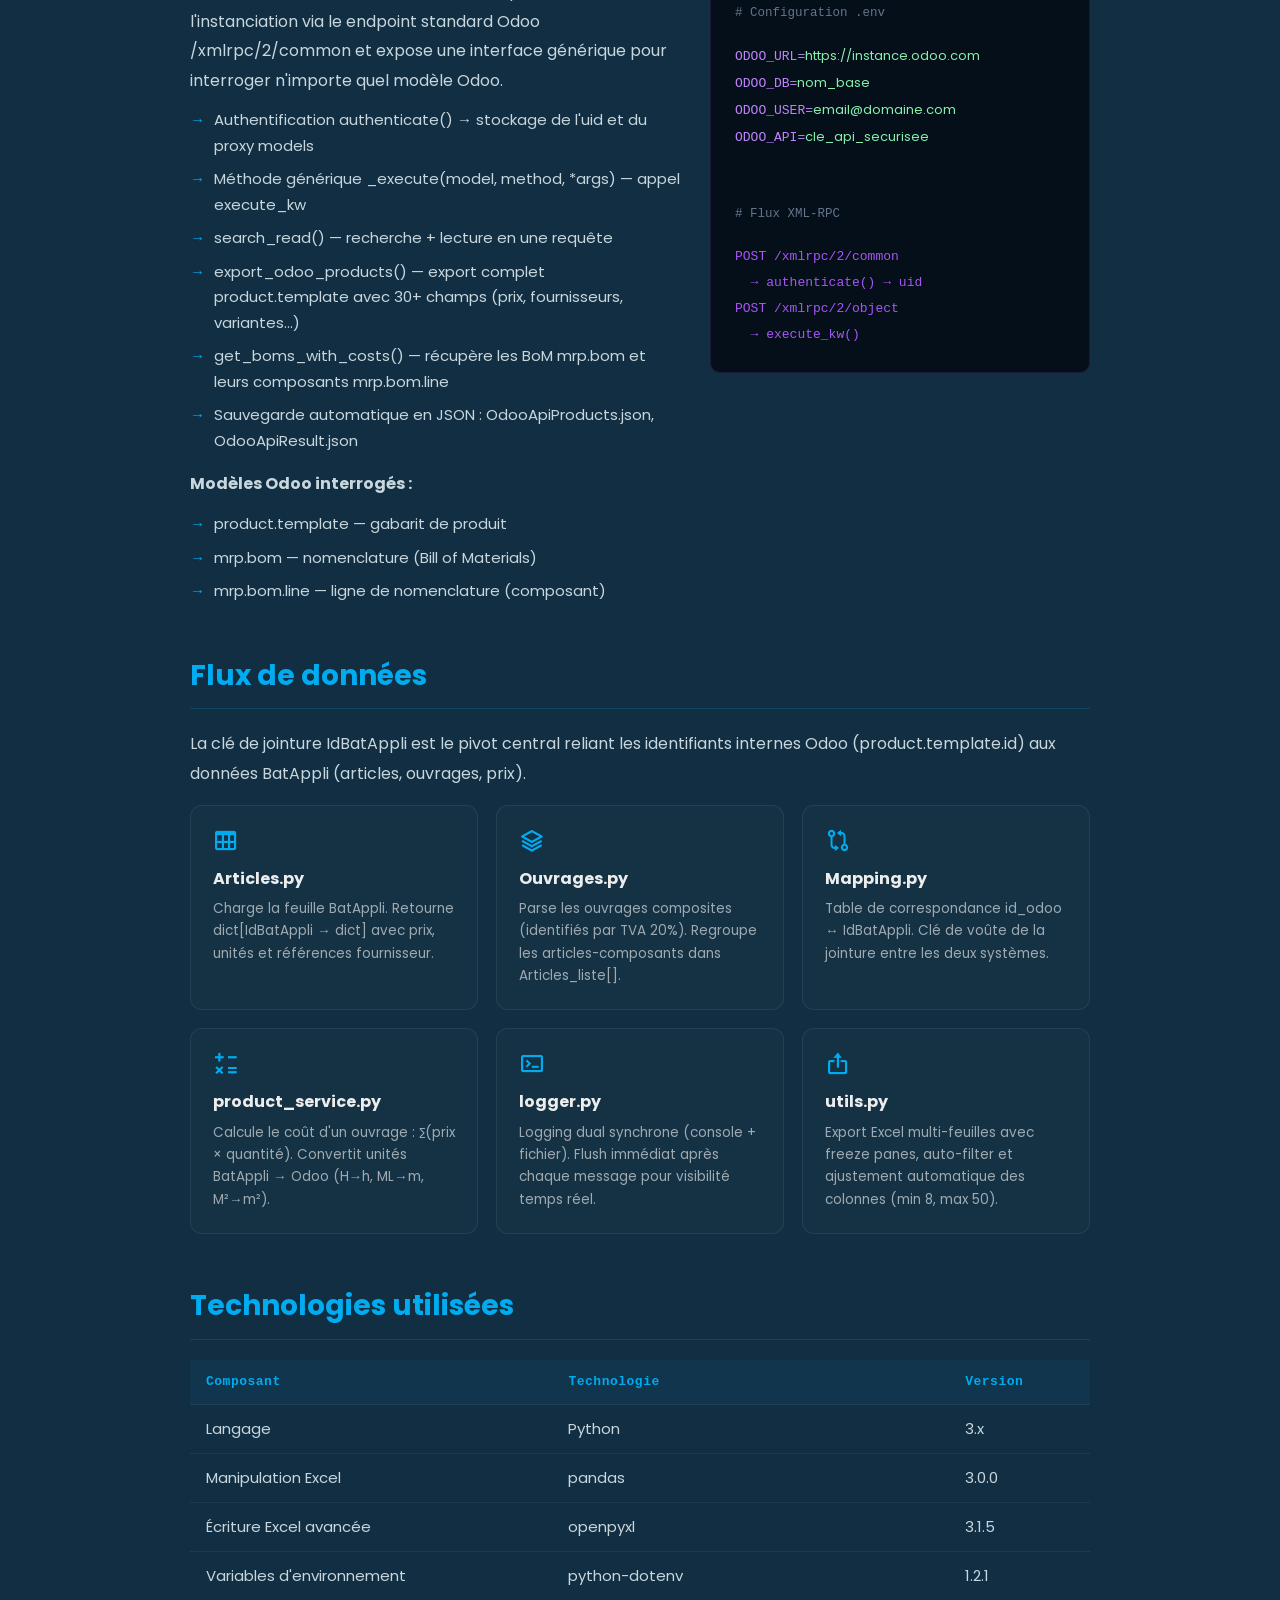
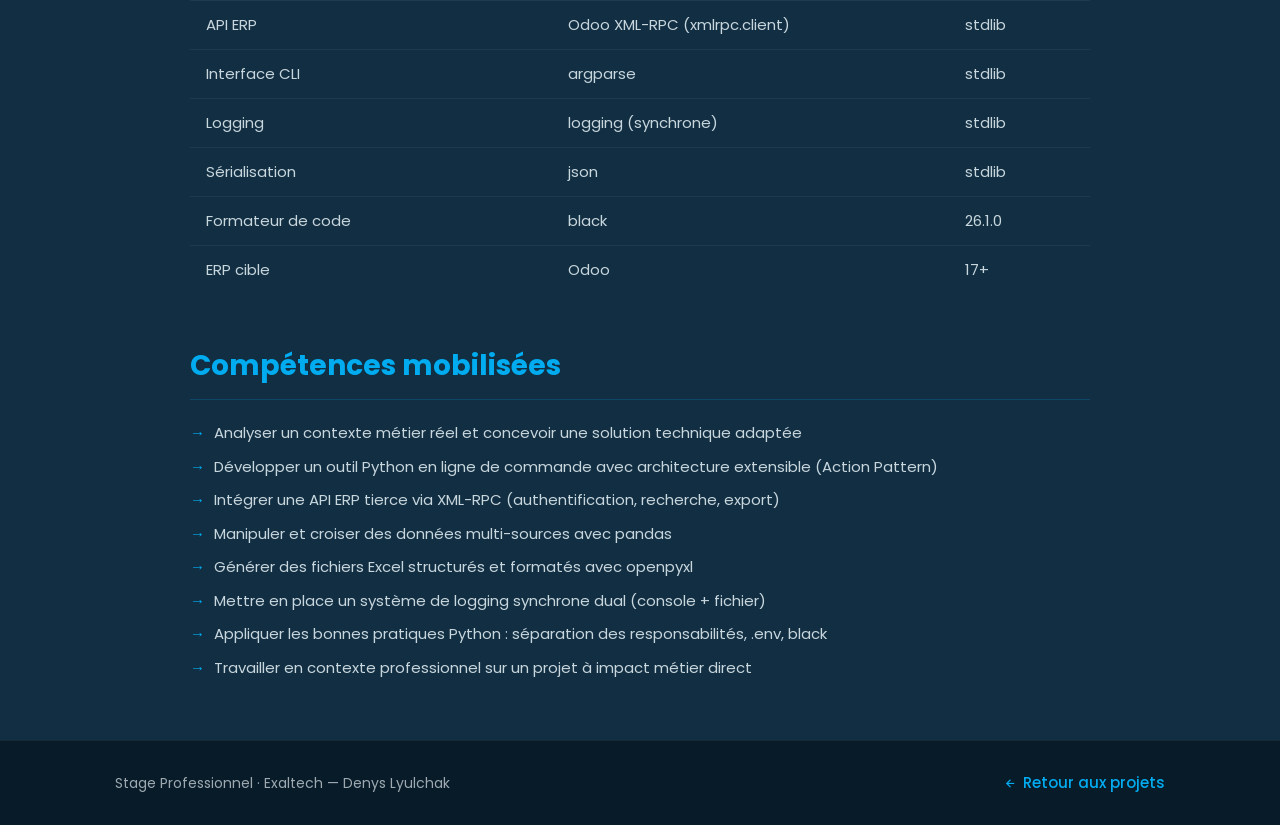
<file: projects/odoo-migration.html>
<!DOCTYPE html>
<html lang="fr">

<head>
    <meta charset="UTF-8">
    <meta name="viewport" content="width=device-width, initial-scale=1.0">
    <meta name="description" content="Migration de données Odoo — Outil Python de traitement Excel et synchronisation BatAppli vers Odoo ERP via API XML-RPC. Stage professionnel chez Pluvitec par Denys.">
    <title>Migration Odoo — Denys Portfolio</title>

    <link rel="stylesheet" href="../css/style.css">
    <link rel="stylesheet" href="../css/project-page.css">
    <link href='https://unpkg.com/boxicons@2.1.4/css/boxicons.min.css' rel='stylesheet'>

    <style>
        /* ── Accents spécifiques page stage (violet Odoo) ── */
        .odoo-accent      { color: #a855f7; }
        .tech-tags li.tag--stage {
            background: rgba(168, 85, 247, .15);
            color: #c084fc;
            border: .1rem solid rgba(168, 85, 247, .3);
        }
        .stage-badge {
            display: inline-flex;
            align-items: center;
            gap: .5rem;
            padding: .45rem 1.2rem;
            border-radius: 2rem;
            background: rgba(168, 85, 247, .15);
            color: #c084fc;
            border: .1rem solid rgba(168, 85, 247, .35);
            font-size: 1.25rem;
            font-weight: 600;
            letter-spacing: .08em;
            text-transform: uppercase;
            font-family: 'Courier New', Courier, monospace;
            margin-bottom: 1.2rem;
        }
        .cv-hero-stats .cv-stat-value { color: #a855f7; }
        .cv-arch-step--accent { background: rgba(168, 85, 247, .18); color: #c084fc; border-color: rgba(168, 85, 247, .4); }
        .cv-arch-separator { color: #a855f7; border-color: rgba(168, 85, 247, .2); }
        .cv-arch-separator i { color: #a855f7; }
        .github-link {
            background: rgba(168, 85, 247, .12);
            color: #c084fc;
            border: .1rem solid rgba(168, 85, 247, .3);
        }
        .github-link:hover { background: rgba(168, 85, 247, .25); }

        /* Grille CLI commandes */
        .cli-grid {
            display: grid;
            grid-template-columns: repeat(auto-fill, minmax(28rem, 1fr));
            gap: 1.6rem;
            margin-top: 2rem;
        }
        .cli-card {
            background: #0d2235;
            border: .1rem solid rgba(168, 85, 247, .2);
            border-radius: 1rem;
            padding: 2rem 2.2rem;
        }
        .cli-card__cmd {
            font-family: 'Courier New', Courier, monospace;
            font-size: 1.3rem;
            font-weight: 700;
            color: #a855f7;
            background: rgba(168, 85, 247, .1);
            padding: .3rem .8rem;
            border-radius: .4rem;
            display: inline-block;
            margin-bottom: 1rem;
        }
        .cli-card__title {
            font-size: 1.5rem;
            font-weight: 600;
            color: #f1f5f9;
            margin-bottom: .6rem;
        }
        .cli-card__output {
            font-family: 'Courier New', Courier, monospace;
            font-size: 1.2rem;
            color: #64748b;
            margin-bottom: .8rem;
        }
        .cli-card p {
            font-size: 1.4rem;
            color: #9eaab0;
            line-height: 1.6;
            margin: 0;
        }

        /* Code block */
        .code-block {
            background: #050f1a;
            border: .1rem solid rgba(168, 85, 247, .15);
            border-radius: .8rem;
            padding: 2rem 2.4rem;
            overflow-x: auto;
            margin-top: 1.6rem;
        }
        .code-block pre {
            font-family: 'Courier New', Courier, monospace;
            font-size: 1.3rem;
            color: #c084fc;
            margin: 0;
            line-height: 1.7;
            white-space: pre;
        }
        .code-block pre .comment { color: #4a5568; }
        .code-block pre .key     { color: #a855f7; }
        .code-block pre .str     { color: #86efac; }
    </style>
</head>

<body>

    <header class="project-page-header">
        <a href="../index.html" class="logo">_Denys</a>
        <a href="../index.html#projects" class="back-btn">
            <i class='bx bx-left-arrow-alt' aria-hidden="true"></i> Retour aux projets
        </a>
    </header>

    <main>

        <!-- ── HERO ── -->
        <section class="project-hero">
            <div class="project-hero-content">
                <div class="stage-badge">
                    <i class='bx bx-briefcase-alt-2'></i>
                    Stage Professionnel · Exaltech · 2026
                </div>
                <div class="project-meta">
                    <ul class="tech-tags">
                        <li class="tag--stage">Python</li>
                        <li class="tag--stage">Odoo ERP</li>
                        <li class="tag--stage">XML-RPC</li>
                        <li class="tag--stage">pandas</li>
                        <li class="tag--stage">openpyxl</li>
                        <li class="tag--stage">CLI</li>
                    </ul>
                </div>
                <h1>Migration de données Odoo</h1>
                <p class="project-subtitle">Outil Python de synchronisation BatAppli → Odoo ERP via API XML-RPC — Stage professionnel chez Exaltech</p>

                <div class="cv-hero-stats">
                    <div class="cv-stat">
                        <span class="cv-stat-value">8</span>
                        <span class="cv-stat-label">Commandes CLI</span>
                    </div>
                    <div class="cv-stat">
                        <span class="cv-stat-value">4</span>
                        <span class="cv-stat-label">Sources Excel</span>
                    </div>
                    <div class="cv-stat">
                        <span class="cv-stat-value">XML‑RPC</span>
                        <span class="cv-stat-label">API Odoo</span>
                    </div>
                    <div class="cv-stat">
                        <span class="cv-stat-value">3</span>
                        <span class="cv-stat-label">Modèles Odoo</span>
                    </div>
                </div>
            </div>
            <div class="project-hero-img">
                <img src="../img/Odoo-Erp-CRM.png" alt="Interface Odoo ERP CRM" loading="eager">
            </div>
        </section>

        <!-- ── CONTENT ── -->
        <div class="project-content">
            <div class="project-sections">

                <!-- Contexte métier -->
                <div class="project-section">
                    <h2>Contexte métier</h2>
                    <p>
                        <strong>Pluvitec</strong> est une entreprise du secteur de la construction (étanchéité, toiture).
                        Ses données produits sont gérées dans deux systèmes distincts qui ne communiquent pas nativement :
                    </p>

                    <div class="cv-overview-cards">
                        <div class="cv-overview-card">
                            <i class="bx bx-data" aria-hidden="true"></i>
                            <div>
                                <h3>BatAppli</h3>
                                <p>Logiciel métier — catalogue d'articles et d'ouvrages (prix, unités, compositions)</p>
                            </div>
                        </div>
                        <div class="cv-overview-card">
                            <i class="bx bx-cube-alt" aria-hidden="true"></i>
                            <div>
                                <h3>Odoo ERP</h3>
                                <p>ERP central — produits, nomenclatures BoM, fournisseurs et prix de vente/coût</p>
                            </div>
                        </div>
                        <div class="cv-overview-card">
                            <i class="bx bx-transfer-alt" aria-hidden="true"></i>
                            <div>
                                <h3>Synchronisation</h3>
                                <p>Génération de fichiers Excel d'import compatibles avec le module natif Odoo</p>
                            </div>
                        </div>
                    </div>

                    <p style="margin-top:2rem">
                        L'objectif est de <strong>synchroniser les données BatAppli vers Odoo</strong> en croisant
                        quatre sources Excel via la clé <code>IdBatAppli</code>, puis en générant des fichiers
                        d'importation standardisés prêts à charger dans Odoo.
                    </p>
                </div>

                <!-- Architecture -->
                <div class="project-section">
                    <h2>Architecture</h2>
                    <p>
                        Le projet suit une <strong>architecture orientée commandes (Action Pattern)</strong>.
                        Chaque commande est un module Python découvert <em>dynamiquement</em> au démarrage
                        via <code>pkgutil.iter_modules</code> — aucune modification de <code>main.py</code>
                        n'est nécessaire pour ajouter une nouvelle commande.
                    </p>

                    <div class="cv-arch-flow">
                        <div class="cv-arch-col">
                            <div class="cv-arch-header">
                                <i class="bx bxl-python" aria-hidden="true"></i>
                                Entrées
                            </div>
                            <div class="cv-arch-steps">
                                <div class="cv-arch-step">Articles Excel (BatAppli)</div>
                                <div class="cv-arch-arrow"><i class="bx bx-down-arrow-alt"></i></div>
                                <div class="cv-arch-step">Ouvrages Excel (BatAppli)</div>
                                <div class="cv-arch-arrow"><i class="bx bx-down-arrow-alt"></i></div>
                                <div class="cv-arch-step">Mapping Odoo ↔ BatAppli</div>
                                <div class="cv-arch-arrow"><i class="bx bx-down-arrow-alt"></i></div>
                                <div class="cv-arch-step cv-arch-step--accent">Clé : IdBatAppli</div>
                            </div>
                        </div>

                        <div class="cv-arch-separator">
                            <i class="bx bx-transfer-alt" aria-hidden="true"></i>
                            <span>Action CLI</span>
                        </div>

                        <div class="cv-arch-col">
                            <div class="cv-arch-header">
                                <i class="bx bx-cube-alt" aria-hidden="true"></i>
                                Sorties
                            </div>
                            <div class="cv-arch-steps">
                                <div class="cv-arch-step">API Odoo XML-RPC</div>
                                <div class="cv-arch-arrow"><i class="bx bx-down-arrow-alt"></i></div>
                                <div class="cv-arch-step">Classes Articles / Ouvrages / Mapping</div>
                                <div class="cv-arch-arrow"><i class="bx bx-down-arrow-alt"></i></div>
                                <div class="cv-arch-step">product_service.py</div>
                                <div class="cv-arch-arrow"><i class="bx bx-down-arrow-alt"></i></div>
                                <div class="cv-arch-step cv-arch-step--accent">Excel Output/ + JSON</div>
                            </div>
                        </div>
                    </div>

                    <ul style="margin-top:2rem">
                        <li>Point d'entrée unique <code>main.py</code> avec chargement dynamique des modules <code>actions/</code></li>
                        <li>Chaque action déclare <code>register()</code> (CLI) et <code>run()</code> (logique métier)</li>
                        <li>Logging dual synchrone : console + fichier <code>logs/Log_Generation_BoM.log</code></li>
                        <li>Configuration via <code>.env</code> — aucun secret en dur dans le code</li>
                    </ul>
                </div>

                <!-- Commandes CLI -->
                <div class="project-section">
                    <h2>Commandes CLI disponibles</h2>
                    <p>
                        Toutes les commandes s'exécutent via <code style="color:#a855f7">python main.py &lt;commande&gt;</code>.
                        Chaque commande produit un fichier Excel d'import dans <code>Output/</code>.
                    </p>

                    <div class="cli-grid">
                        <div class="cli-card">
                            <span class="cli-card__cmd">gen_bom_import</span>
                            <div class="cli-card__title">Nomenclatures BoM</div>
                            <div class="cli-card__output">→ Output/BomImport.xlsx</div>
                            <p>Génère le fichier d'import des nomenclatures Odoo en croisant ouvrages, articles et mapping via <code>IdBatAppli</code>.</p>
                        </div>
                        <div class="cli-card">
                            <span class="cli-card__cmd">gen_provider_price_import</span>
                            <div class="cli-card__title">Prix fournisseurs</div>
                            <div class="cli-card__output">→ Output/ProviderPriceImport.xlsx</div>
                            <p>Importe les <code>seller_ids</code> Odoo depuis les données BatAppli (référence DALALU, prix, quantités min).</p>
                        </div>
                        <div class="cli-card">
                            <span class="cli-card__cmd">gen_article_cost_price_import</span>
                            <div class="cli-card__title">Prix de coût articles</div>
                            <div class="cli-card__output">→ Output/ArticleCostPriceImport.xlsx</div>
                            <p>Aligne le <code>standard_price</code> Odoo sur le prix fournisseur actuel. N'exporte que les lignes divergentes.</p>
                        </div>
                        <div class="cli-card">
                            <span class="cli-card__cmd">gen_article_sell_price_import</span>
                            <div class="cli-card__title">Prix de vente articles</div>
                            <div class="cli-card__output">→ Output/ArticleSellPriceImport.xlsx</div>
                            <p>Aligne le <code>list_price</code> sur le coût pour les articles dont le prix de vente dépasse le coût.</p>
                        </div>
                        <div class="cli-card">
                            <span class="cli-card__cmd">gen_bom_price_analysis</span>
                            <div class="cli-card__title">Analyse prix BoM</div>
                            <div class="cli-card__output">→ Output/ProviderBoMPriceAnalysis.xlsx</div>
                            <p>Compare le coût recalculé des BoM (∑ composants × prix) au <code>list_price</code> actuel dans Odoo.</p>
                        </div>
                        <div class="cli-card">
                            <span class="cli-card__cmd">gen_odoo_analysis</span>
                            <div class="cli-card__title">Analyse complète Odoo</div>
                            <div class="cli-card__output">→ Output/OdooAnalysis.xlsx (3 feuilles)</div>
                            <p>Rapport multi-feuilles : produits + indicateurs BoM, coûts comparés, détail ligne par ligne des composants.</p>
                        </div>
                        <div class="cli-card">
                            <span class="cli-card__cmd">product_analysis</span>
                            <div class="cli-card__title">Qualité des produits</div>
                            <div class="cli-card__output">→ logs (pas de fichier)</div>
                            <p>Détecte les noms de produits Odoo en doublon (&gt; 2 occurrences) — résultats dans les logs.</p>
                        </div>
                        <div class="cli-card">
                            <span class="cli-card__cmd">action_exemple</span>
                            <div class="cli-card__title">Template commande</div>
                            <div class="cli-card__output">→ extensible</div>
                            <p>Template prêt à copier pour ajouter une nouvelle commande. Découverte automatique sans modifier <code>main.py</code>.</p>
                        </div>
                    </div>
                </div>

                <!-- Intégration Odoo XML-RPC -->
                <div class="project-section">
                    <h2>Intégration API Odoo XML-RPC</h2>
                    <div class="cv-split">
                        <div>
                            <p>
                                Le client <code>OdooAPI</code> s'authentifie automatiquement à l'instanciation
                                via le endpoint standard Odoo <code>/xmlrpc/2/common</code> et expose une interface
                                générique pour interroger n'importe quel modèle Odoo.
                            </p>
                            <ul>
                                <li>Authentification <code>authenticate()</code> → stockage de l'<code>uid</code> et du proxy <code>models</code></li>
                                <li>Méthode générique <code>_execute(model, method, *args)</code> — appel <code>execute_kw</code></li>
                                <li><code>search_read()</code> — recherche + lecture en une requête</li>
                                <li><code>export_odoo_products()</code> — export complet <code>product.template</code> avec 30+ champs (prix, fournisseurs, variantes…)</li>
                                <li><code>get_boms_with_costs()</code> — récupère les BoM <code>mrp.bom</code> et leurs composants <code>mrp.bom.line</code></li>
                                <li>Sauvegarde automatique en JSON : <code>OdooApiProducts.json</code>, <code>OdooApiResult.json</code></li>
                            </ul>
                            <p style="margin-top:1.6rem"><strong>Modèles Odoo interrogés :</strong></p>
                            <ul>
                                <li><code>product.template</code> — gabarit de produit</li>
                                <li><code>mrp.bom</code> — nomenclature (Bill of Materials)</li>
                                <li><code>mrp.bom.line</code> — ligne de nomenclature (composant)</li>
                            </ul>
                        </div>
                        <div class="cv-img-aside" style="background:#050f1a; border-radius:1rem; padding:2.4rem; border:.1rem solid rgba(168,85,247,.15)">
                            <p style="font-size:1.25rem;color:#64748b;font-family:monospace;margin-bottom:1rem"># Configuration .env</p>
                            <p style="font-family:monospace;font-size:1.3rem;line-height:2;color:#c084fc;margin:0">
                                ODOO_URL=<span style="color:#86efac">https://instance.odoo.com</span><br>
                                ODOO_DB=<span style="color:#86efac">nom_base</span><br>
                                ODOO_USER=<span style="color:#86efac">email@domaine.com</span><br>
                                ODOO_API=<span style="color:#86efac">cle_api_securisee</span>
                            </p>
                            <hr style="border-color:rgba(168,85,247,.15);margin:1.8rem 0">
                            <p style="font-size:1.25rem;color:#64748b;font-family:monospace;margin-bottom:1rem"># Flux XML-RPC</p>
                            <p style="font-family:monospace;font-size:1.3rem;line-height:2;color:#a855f7;margin:0">
                                POST /xmlrpc/2/common<br>
                                &nbsp;&nbsp;→ authenticate() → uid<br>
                                POST /xmlrpc/2/object<br>
                                &nbsp;&nbsp;→ execute_kw()
                            </p>
                        </div>
                    </div>
                </div>

                <!-- Flux de données -->
                <div class="project-section">
                    <h2>Flux de données</h2>
                    <p>
                        La clé de jointure <code>IdBatAppli</code> est le pivot central reliant
                        les identifiants internes Odoo (<code>product.template.id</code>) aux données
                        BatAppli (articles, ouvrages, prix).
                    </p>

                    <div class="cv-security-grid">
                        <div class="cv-sec-card">
                            <i class="bx bx-table" aria-hidden="true"></i>
                            <h3>Articles.py</h3>
                            <p>Charge la feuille BatAppli. Retourne <code>dict[IdBatAppli → dict]</code> avec prix, unités et références fournisseur.</p>
                        </div>
                        <div class="cv-sec-card">
                            <i class="bx bx-layer" aria-hidden="true"></i>
                            <h3>Ouvrages.py</h3>
                            <p>Parse les ouvrages composites (identifiés par TVA 20%). Regroupe les articles-composants dans <code>Articles_liste[]</code>.</p>
                        </div>
                        <div class="cv-sec-card">
                            <i class="bx bx-git-compare" aria-hidden="true"></i>
                            <h3>Mapping.py</h3>
                            <p>Table de correspondance <code>id_odoo ↔ IdBatAppli</code>. Clé de voûte de la jointure entre les deux systèmes.</p>
                        </div>
                        <div class="cv-sec-card">
                            <i class="bx bx-math" aria-hidden="true"></i>
                            <h3>product_service.py</h3>
                            <p>Calcule le coût d'un ouvrage : <code>∑(prix × quantité)</code>. Convertit unités BatAppli → Odoo (H→h, ML→m, M²→m²).</p>
                        </div>
                        <div class="cv-sec-card">
                            <i class="bx bx-terminal" aria-hidden="true"></i>
                            <h3>logger.py</h3>
                            <p>Logging dual synchrone (console + fichier). Flush immédiat après chaque message pour visibilité temps réel.</p>
                        </div>
                        <div class="cv-sec-card">
                            <i class="bx bx-export" aria-hidden="true"></i>
                            <h3>utils.py</h3>
                            <p>Export Excel multi-feuilles avec freeze panes, auto-filter et ajustement automatique des colonnes (min 8, max 50).</p>
                        </div>
                    </div>
                </div>

                <!-- Technologies -->
                <div class="project-section">
                    <h2>Technologies utilisées</h2>
                    <table class="tech-table">
                        <thead>
                            <tr>
                                <th>Composant</th>
                                <th>Technologie</th>
                                <th>Version</th>
                            </tr>
                        </thead>
                        <tbody>
                            <tr><td>Langage</td><td>Python</td><td>3.x</td></tr>
                            <tr><td>Manipulation Excel</td><td>pandas</td><td>3.0.0</td></tr>
                            <tr><td>Écriture Excel avancée</td><td>openpyxl</td><td>3.1.5</td></tr>
                            <tr><td>Variables d'environnement</td><td>python-dotenv</td><td>1.2.1</td></tr>
                            <tr><td>API ERP</td><td>Odoo XML-RPC (xmlrpc.client)</td><td>stdlib</td></tr>
                            <tr><td>Interface CLI</td><td>argparse</td><td>stdlib</td></tr>
                            <tr><td>Logging</td><td>logging (synchrone)</td><td>stdlib</td></tr>
                            <tr><td>Sérialisation</td><td>json</td><td>stdlib</td></tr>
                            <tr><td>Formateur de code</td><td>black</td><td>26.1.0</td></tr>
                            <tr><td>ERP cible</td><td>Odoo</td><td>17+</td></tr>
                        </tbody>
                    </table>
                </div>

                <!-- Compétences -->
                <div class="project-section">
                    <h2>Compétences mobilisées</h2>
                    <ul>
                        <li>Analyser un contexte métier réel et concevoir une solution technique adaptée</li>
                        <li>Développer un outil Python en ligne de commande avec architecture extensible (Action Pattern)</li>
                        <li>Intégrer une API ERP tierce via XML-RPC (authentification, recherche, export)</li>
                        <li>Manipuler et croiser des données multi-sources avec pandas</li>
                        <li>Générer des fichiers Excel structurés et formatés avec openpyxl</li>
                        <li>Mettre en place un système de logging synchrone dual (console + fichier)</li>
                        <li>Appliquer les bonnes pratiques Python : séparation des responsabilités, <code>.env</code>, black</li>
                        <li>Travailler en contexte professionnel sur un projet à impact métier direct</li>
                    </ul>
                </div>

            </div>
        </div>

    </main>

    <footer class="project-footer">
        <p>Stage Professionnel · Exaltech — Denys Lyulchak</p>
        <a href="../index.html#projects">
            <i class='bx bx-left-arrow-alt' aria-hidden="true"></i> Retour aux projets
        </a>
    </footer>

</body>

</html>
</file>
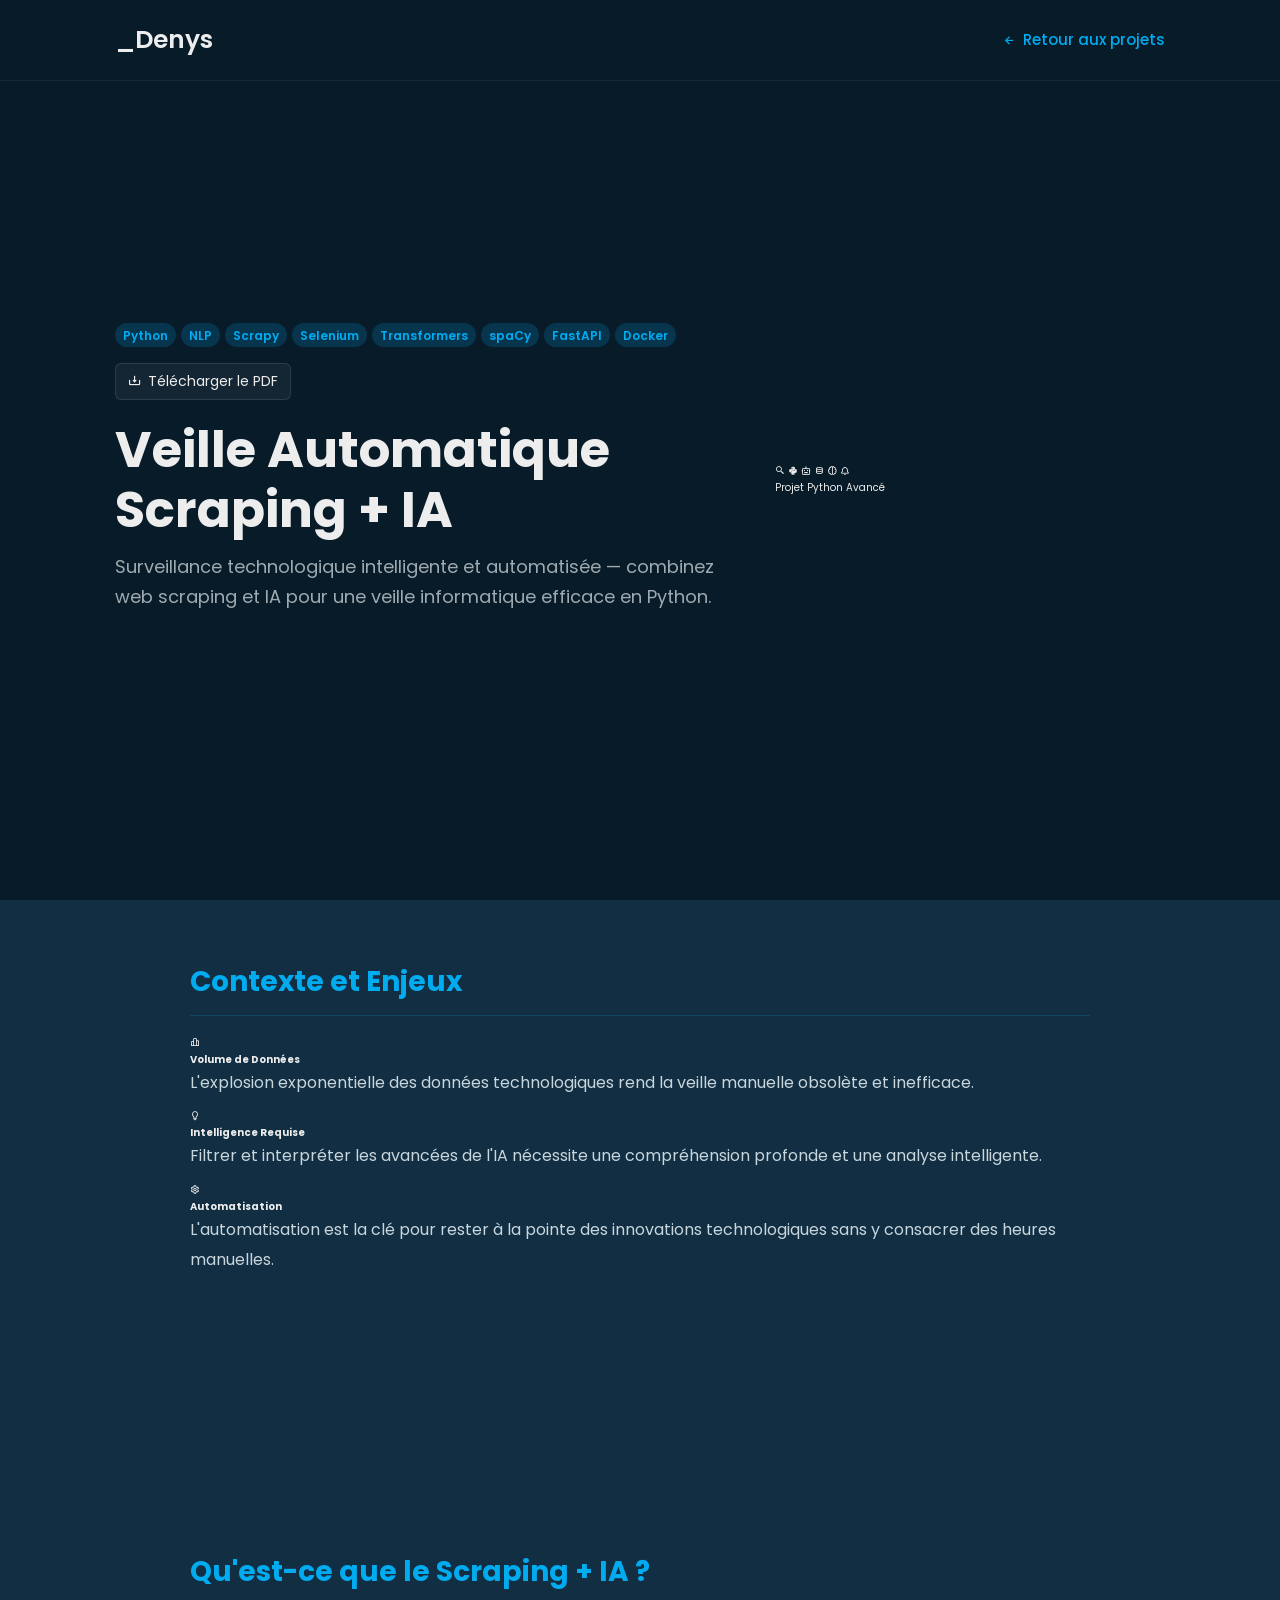
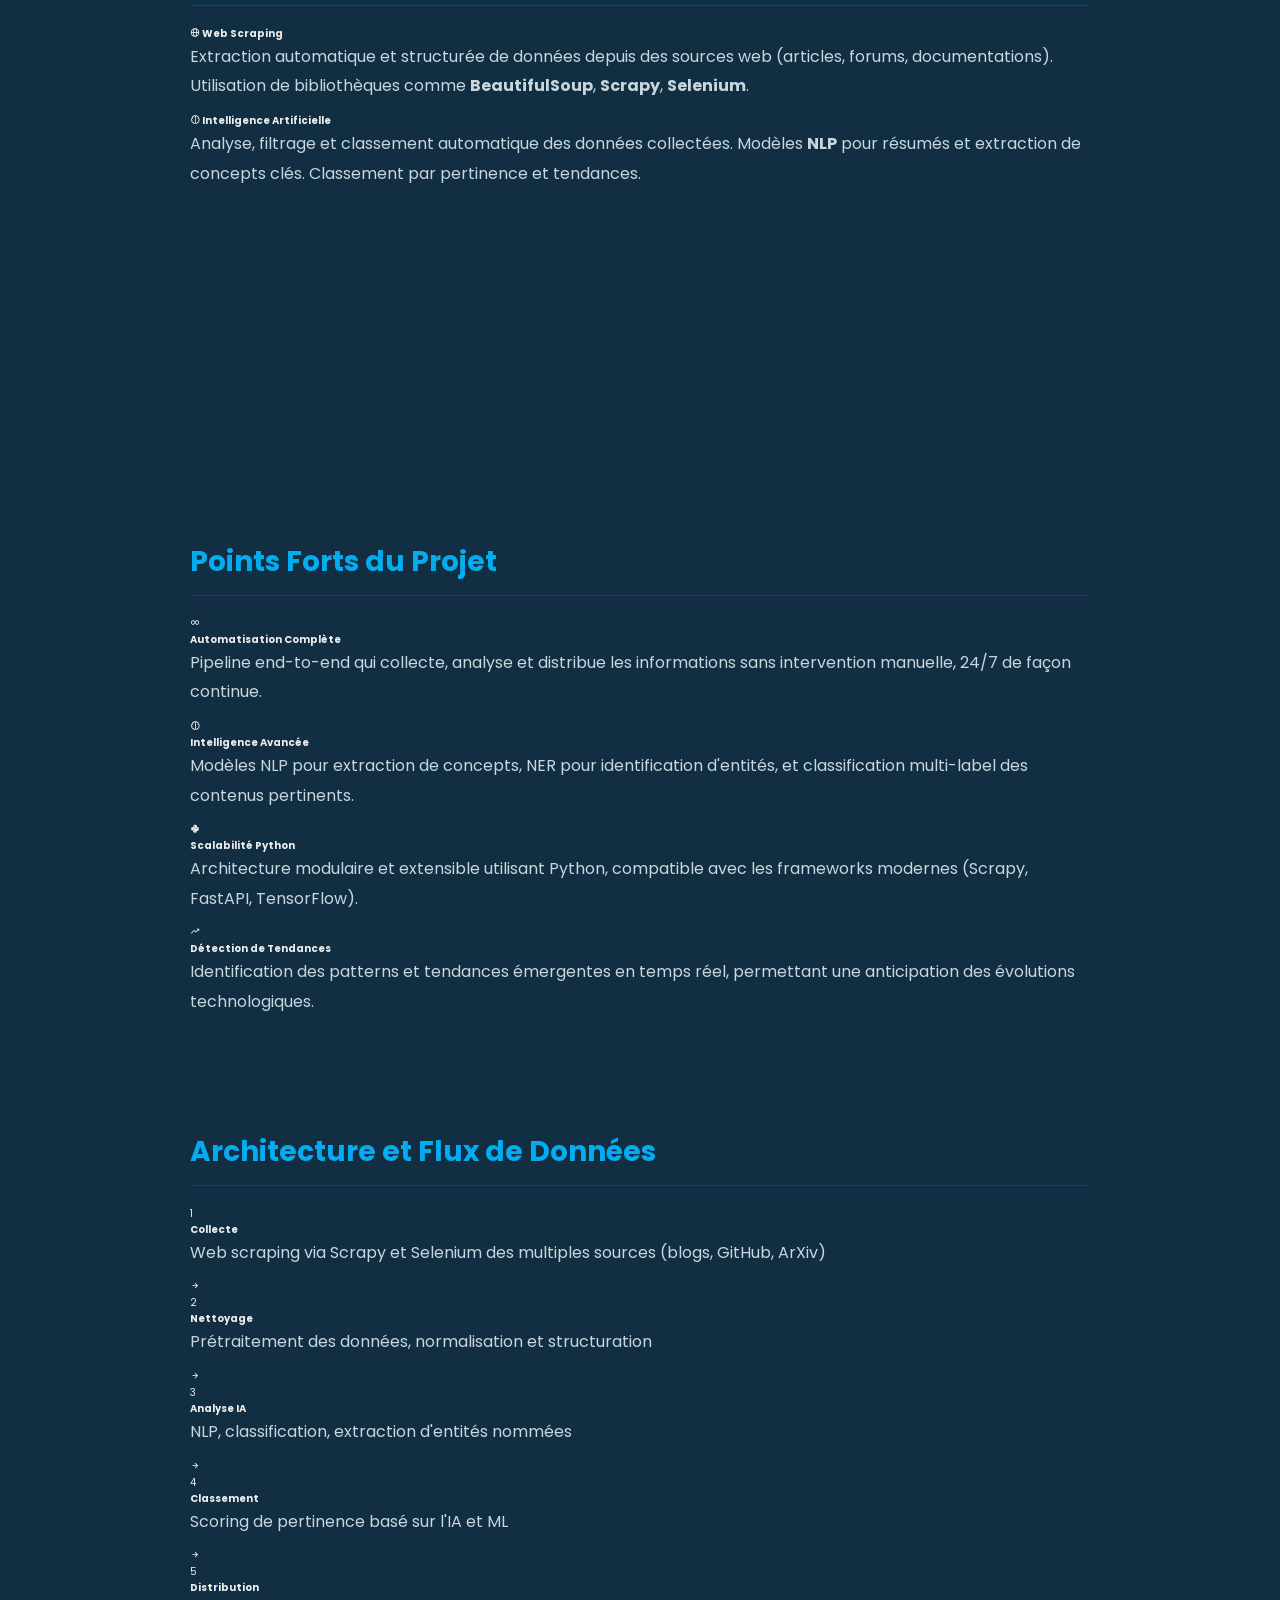
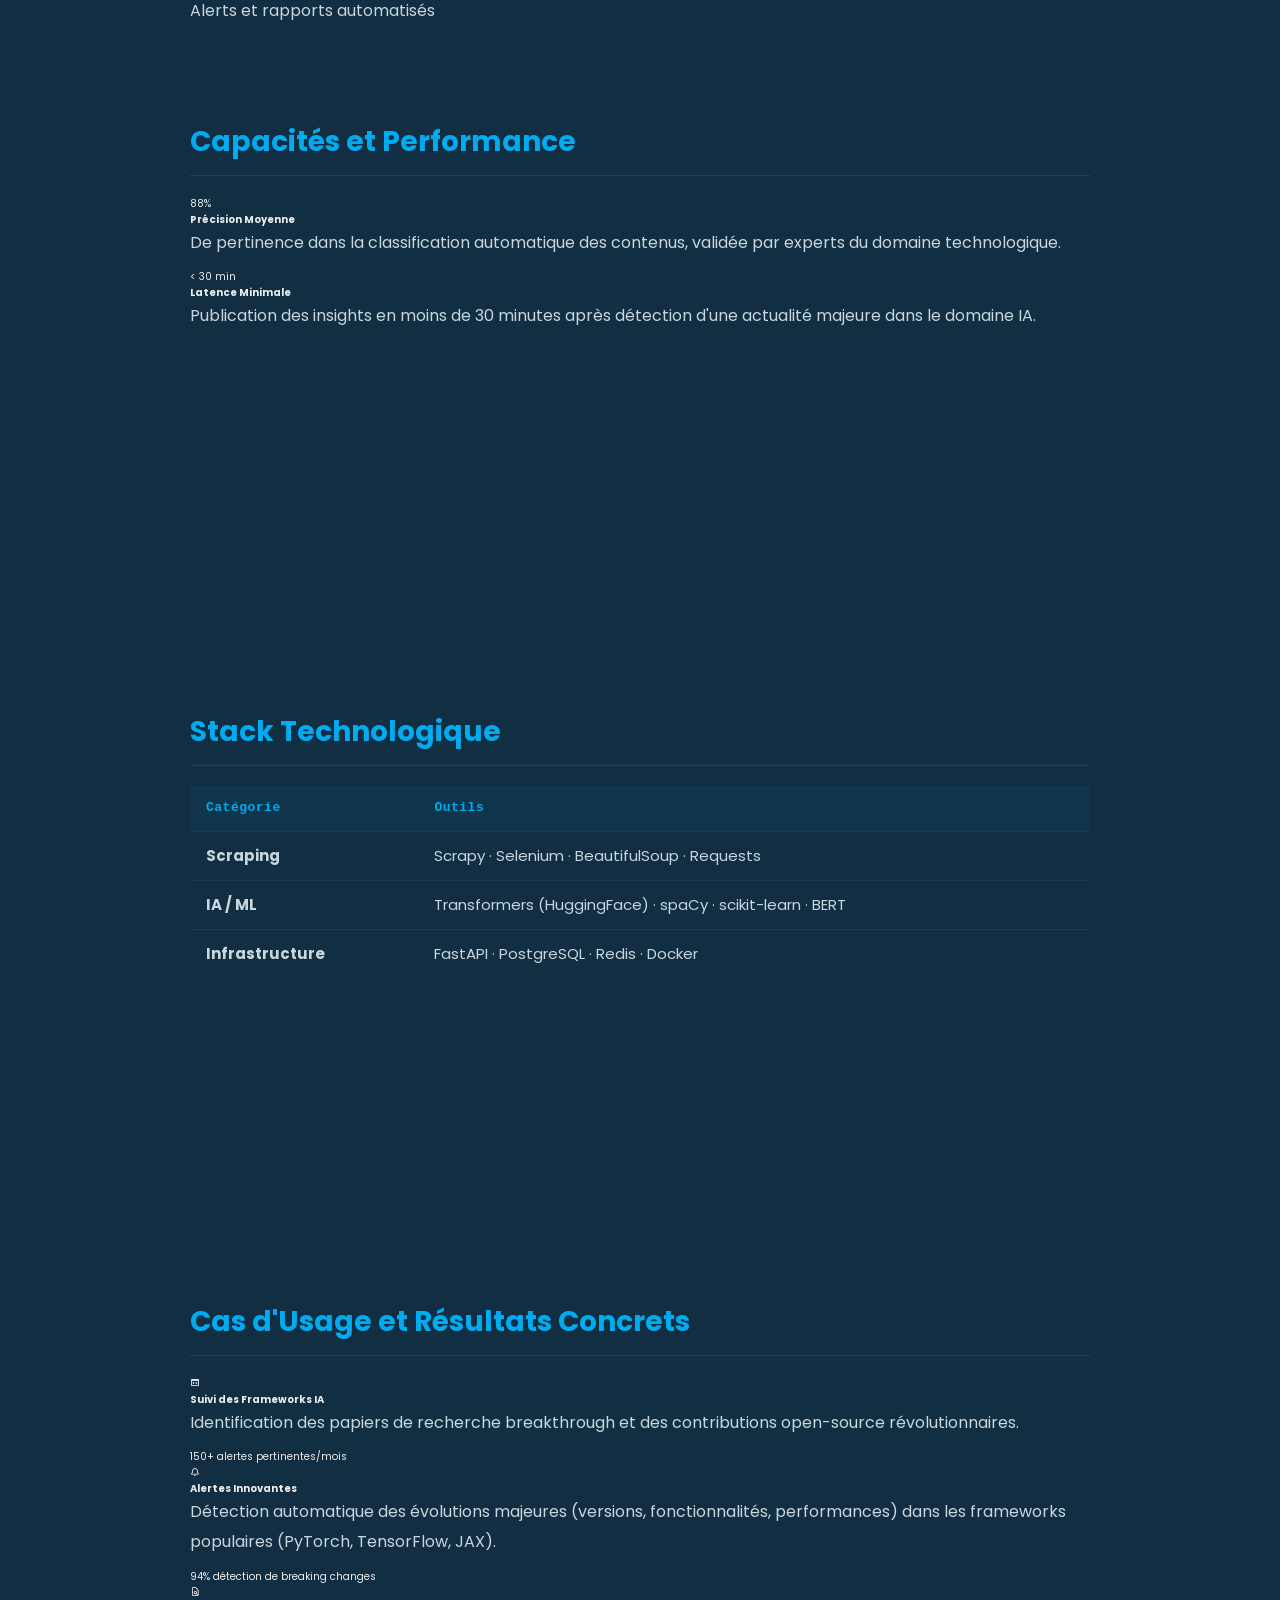
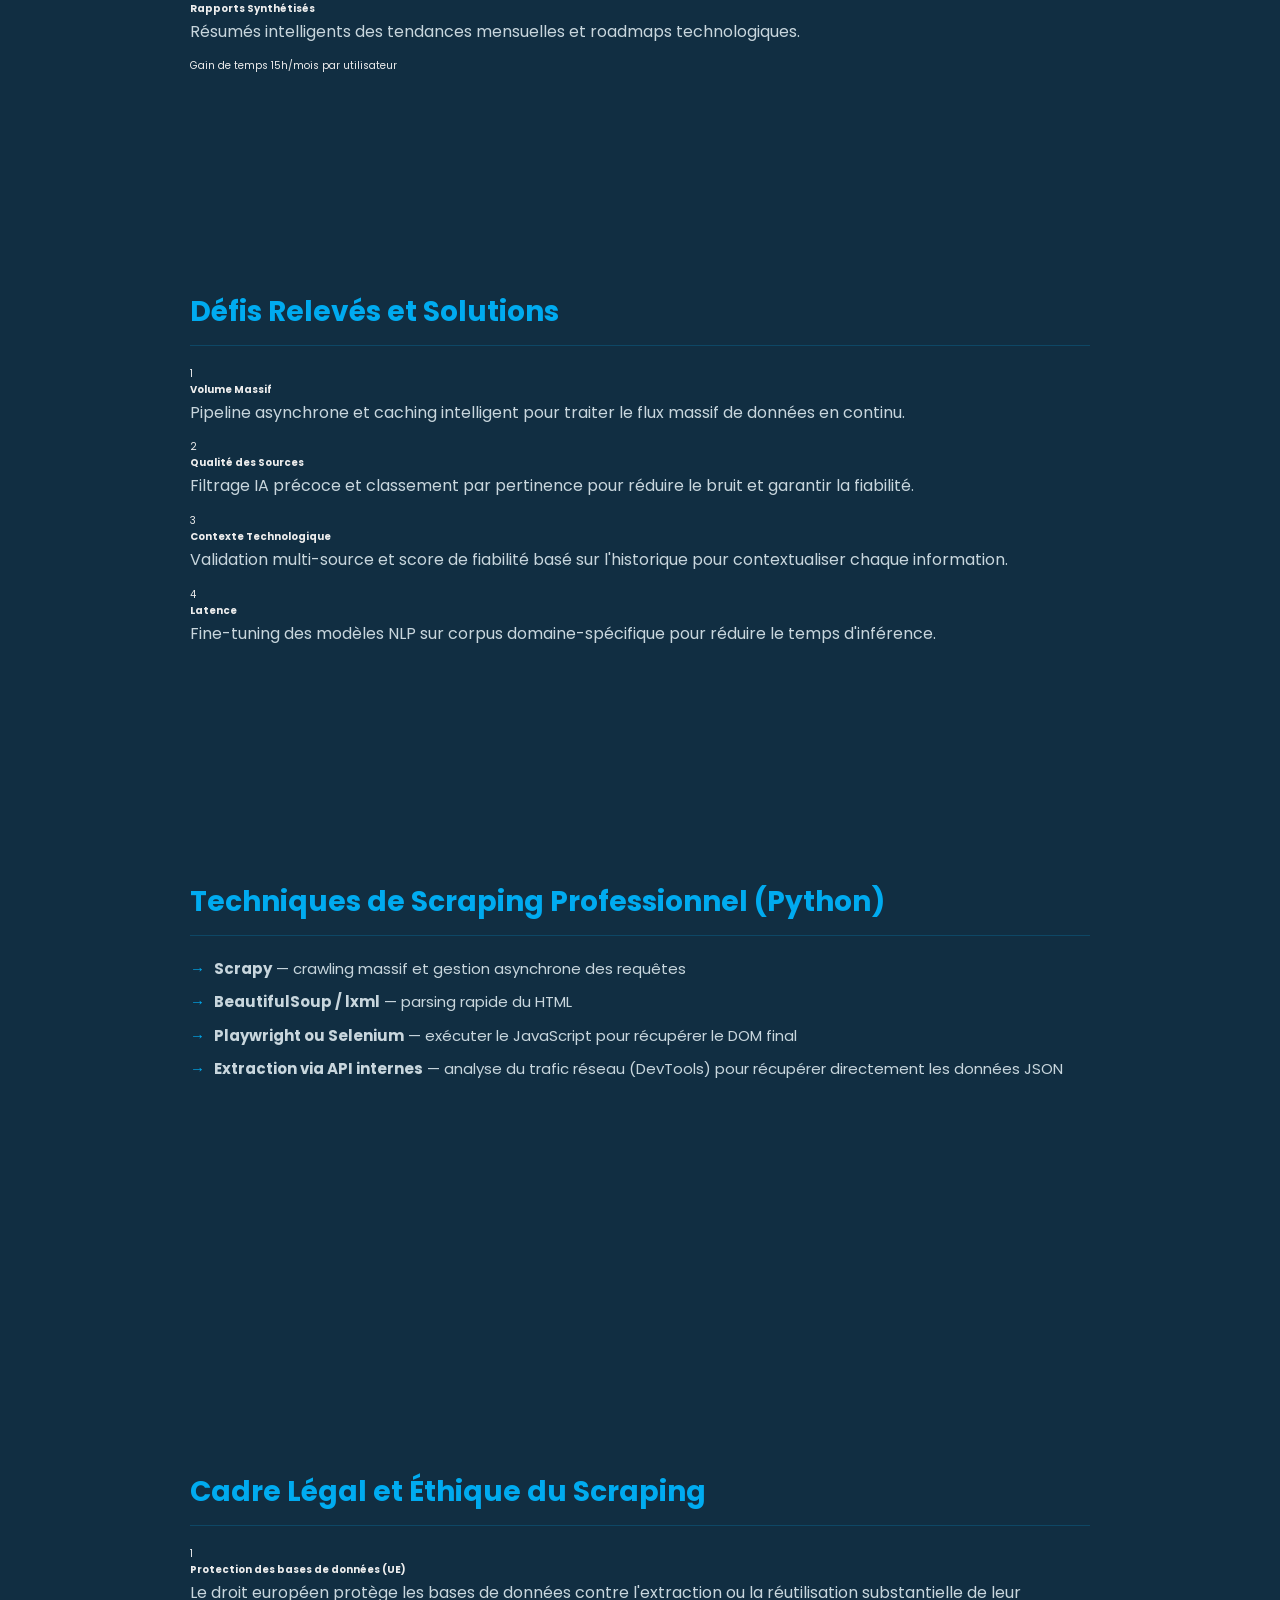
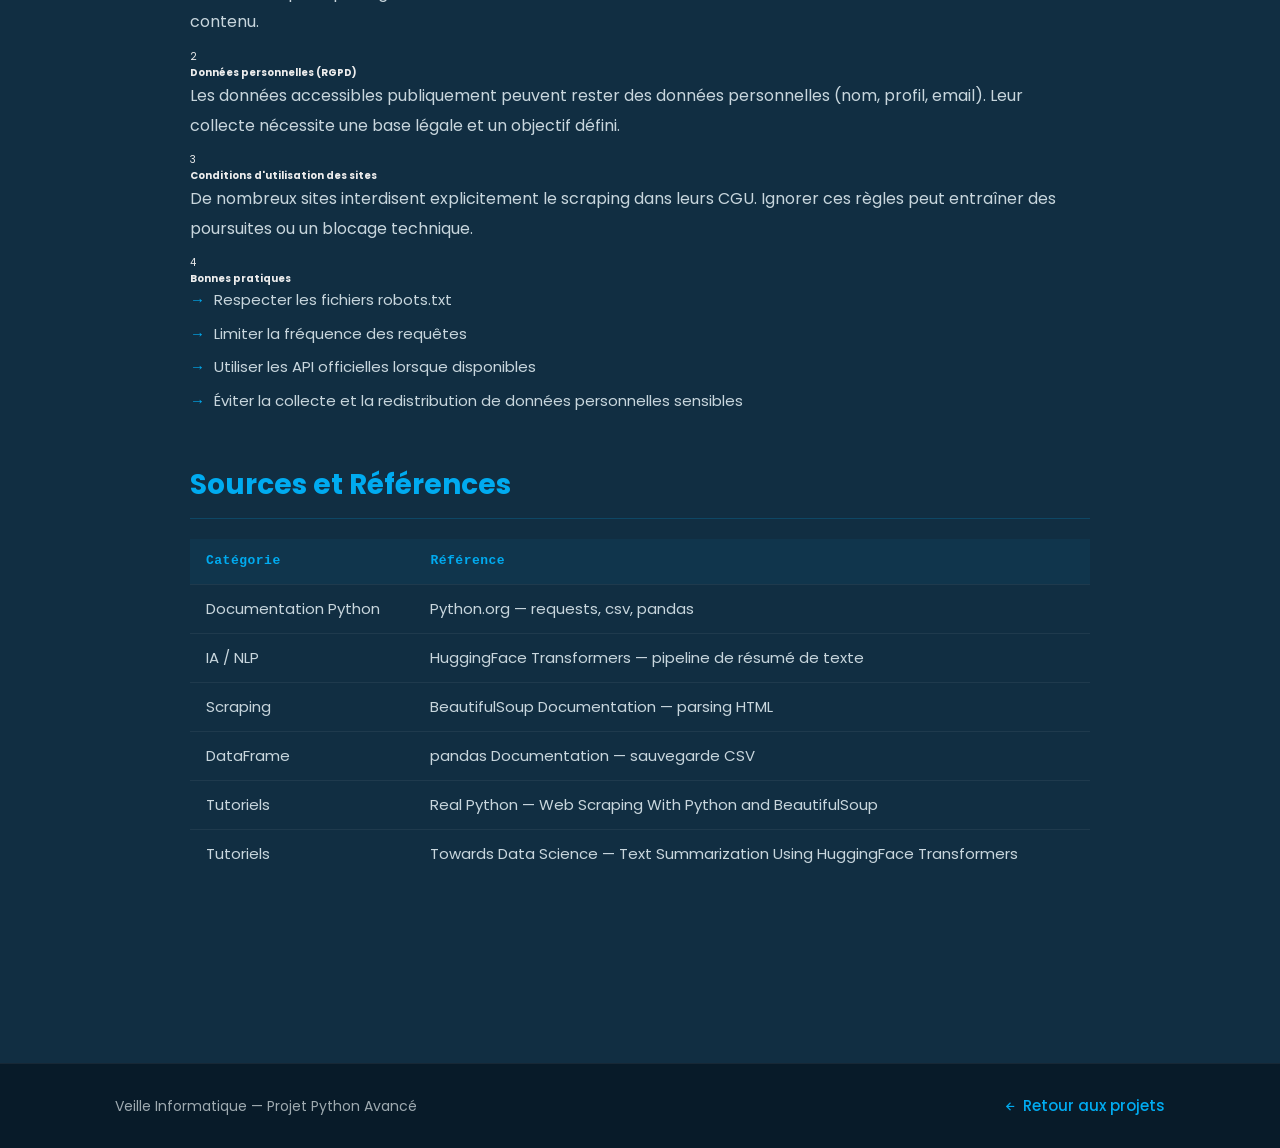
<file: projects/veille-informatique.html>
<!DOCTYPE html>
<html lang="fr">

<head>
    <meta charset="UTF-8">
    <meta http-equiv="X-UA-Compatible" content="IE=edge">
    <meta name="viewport" content="width=device-width, initial-scale=1.0">
    <meta name="description" content="Veille Automatique Scraping + IA — Surveillance technologique intelligente combinant web scraping Python et modèles NLP. Veille informatique par Denys.">
    <title>Veille Automatique : Scraping + IA — Denys Portfolio</title>

    <link rel="stylesheet" href="../css/style.css">
    <link rel="stylesheet" href="../css/project-page.css">
    <link rel="stylesheet" href="../css/veille-page.css">
    <link href='https://unpkg.com/boxicons@2.1.4/css/boxicons.min.css' rel='stylesheet'>
</head>

<body>

    <header class="project-page-header">
        <a href="../index.html" class="logo">_Denys</a>
        <a href="../index.html#projects" class="back-btn">
            <i class='bx bx-left-arrow-alt' aria-hidden="true"></i> Retour aux projets
        </a>
    </header>

    <main>

        <!-- Hero -->
        <section class="project-hero veille-hero">
            <div class="project-hero-content">
                <div class="project-meta">
                    <ul class="tech-tags">
                        <li>Python</li>
                        <li>NLP</li>
                        <li>Scrapy</li>
                        <li>Selenium</li>
                        <li>Transformers</li>
                        <li>spaCy</li>
                        <li>FastAPI</li>
                        <li>Docker</li>
                    </ul>
                    <a href="../src/Veille_Informatique.pdf" class="github-link" target="_blank" rel="noopener noreferrer" download>
                        <i class='bx bx-download' aria-hidden="true"></i> Télécharger le PDF
                    </a>
                </div>
                <h1>Veille Automatique<br><span>Scraping + IA</span></h1>
                <p class="project-subtitle">Surveillance technologique intelligente et automatisée — combinez web scraping et IA pour une veille informatique efficace en Python.</p>
            </div>
            <div class="veille-hero-visual" aria-hidden="true">
                <div class="veille-hero-icons">
                    <span class="vhi vhi-1"><i class='bx bx-search-alt-2'></i></span>
                    <span class="vhi vhi-2"><i class='bx bxl-python'></i></span>
                    <span class="vhi vhi-3"><i class='bx bx-bot'></i></span>
                    <span class="vhi vhi-4"><i class='bx bx-data'></i></span>
                    <span class="vhi vhi-5"><i class='bx bx-brain'></i></span>
                    <span class="vhi vhi-6"><i class='bx bx-bell'></i></span>
                </div>
                <p class="veille-hero-label">Projet Python Avancé</p>
            </div>
        </section>

        <!-- Content -->
        <div class="project-content">
            <div class="project-sections">

                <!-- Contexte -->
                <section class="project-section">
                    <h2>Contexte et Enjeux</h2>
                    <div class="veille-context-grid">
                        <div class="context-card">
                            <i class='bx bx-bar-chart-alt-2' aria-hidden="true"></i>
                            <h4>Volume de Données</h4>
                            <p>L'explosion exponentielle des données technologiques rend la veille manuelle obsolète et inefficace.</p>
                        </div>
                        <div class="context-card">
                            <i class='bx bx-bulb' aria-hidden="true"></i>
                            <h4>Intelligence Requise</h4>
                            <p>Filtrer et interpréter les avancées de l'IA nécessite une compréhension profonde et une analyse intelligente.</p>
                        </div>
                        <div class="context-card">
                            <i class='bx bx-cog' aria-hidden="true"></i>
                            <h4>Automatisation</h4>
                            <p>L'automatisation est la clé pour rester à la pointe des innovations technologiques sans y consacrer des heures manuelles.</p>
                        </div>
                    </div>
                </section>

                <!-- Définition -->
                <section class="project-section">
                    <h2>Qu'est-ce que le Scraping + IA ?</h2>
                    <div class="veille-definition-grid">
                        <div class="definition-block">
                            <h4><i class='bx bx-globe' aria-hidden="true"></i> Web Scraping</h4>
                            <p>Extraction automatique et structurée de données depuis des sources web (articles, forums, documentations). Utilisation de bibliothèques comme <strong>BeautifulSoup</strong>, <strong>Scrapy</strong>, <strong>Selenium</strong>.</p>
                        </div>
                        <div class="definition-block">
                            <h4><i class='bx bx-brain' aria-hidden="true"></i> Intelligence Artificielle</h4>
                            <p>Analyse, filtrage et classement automatique des données collectées. Modèles <strong>NLP</strong> pour résumés et extraction de concepts clés. Classement par pertinence et tendances.</p>
                        </div>
                    </div>
                </section>

                <!-- Points forts -->
                <section class="project-section">
                    <h2>Points Forts du Projet</h2>
                    <div class="strengths-grid">
                        <div class="strength-card">
                            <div class="strength-icon"><i class='bx bx-infinite' aria-hidden="true"></i></div>
                            <h4>Automatisation Complète</h4>
                            <p>Pipeline end-to-end qui collecte, analyse et distribue les informations sans intervention manuelle, 24/7 de façon continue.</p>
                        </div>
                        <div class="strength-card">
                            <div class="strength-icon"><i class='bx bx-brain' aria-hidden="true"></i></div>
                            <h4>Intelligence Avancée</h4>
                            <p>Modèles NLP pour extraction de concepts, NER pour identification d'entités, et classification multi-label des contenus pertinents.</p>
                        </div>
                        <div class="strength-card">
                            <div class="strength-icon"><i class='bx bxl-python' aria-hidden="true"></i></div>
                            <h4>Scalabilité Python</h4>
                            <p>Architecture modulaire et extensible utilisant Python, compatible avec les frameworks modernes (Scrapy, FastAPI, TensorFlow).</p>
                        </div>
                        <div class="strength-card">
                            <div class="strength-icon"><i class='bx bx-trending-up' aria-hidden="true"></i></div>
                            <h4>Détection de Tendances</h4>
                            <p>Identification des patterns et tendances émergentes en temps réel, permettant une anticipation des évolutions technologiques.</p>
                        </div>
                    </div>
                </section>

                <!-- Architecture -->
                <section class="project-section">
                    <h2>Architecture et Flux de Données</h2>
                    <div class="pipeline">
                        <div class="pipeline-step">
                            <span class="pipeline-num">1</span>
                            <div class="pipeline-body">
                                <h4>Collecte</h4>
                                <p>Web scraping via Scrapy et Selenium des multiples sources (blogs, GitHub, ArXiv)</p>
                            </div>
                        </div>
                        <div class="pipeline-arrow" aria-hidden="true"><i class='bx bx-right-arrow-alt'></i></div>
                        <div class="pipeline-step">
                            <span class="pipeline-num">2</span>
                            <div class="pipeline-body">
                                <h4>Nettoyage</h4>
                                <p>Prétraitement des données, normalisation et structuration</p>
                            </div>
                        </div>
                        <div class="pipeline-arrow" aria-hidden="true"><i class='bx bx-right-arrow-alt'></i></div>
                        <div class="pipeline-step">
                            <span class="pipeline-num">3</span>
                            <div class="pipeline-body">
                                <h4>Analyse IA</h4>
                                <p>NLP, classification, extraction d'entités nommées</p>
                            </div>
                        </div>
                        <div class="pipeline-arrow" aria-hidden="true"><i class='bx bx-right-arrow-alt'></i></div>
                        <div class="pipeline-step">
                            <span class="pipeline-num">4</span>
                            <div class="pipeline-body">
                                <h4>Classement</h4>
                                <p>Scoring de pertinence basé sur l'IA et ML</p>
                            </div>
                        </div>
                        <div class="pipeline-arrow" aria-hidden="true"><i class='bx bx-right-arrow-alt'></i></div>
                        <div class="pipeline-step">
                            <span class="pipeline-num">5</span>
                            <div class="pipeline-body">
                                <h4>Distribution</h4>
                                <p>Alerts et rapports automatisés</p>
                            </div>
                        </div>
                    </div>
                </section>

                <!-- Performances -->
                <section class="project-section">
                    <h2>Capacités et Performance</h2>
                    <div class="metrics-grid">
                        <div class="metric-card">
                            <span class="metric-value">88%</span>
                            <h4>Précision Moyenne</h4>
                            <p>De pertinence dans la classification automatique des contenus, validée par experts du domaine technologique.</p>
                        </div>
                        <div class="metric-card">
                            <span class="metric-value">&lt; 30 min</span>
                            <h4>Latence Minimale</h4>
                            <p>Publication des insights en moins de 30 minutes après détection d'une actualité majeure dans le domaine IA.</p>
                        </div>
                    </div>
                </section>

                <!-- Stack -->
                <section class="project-section">
                    <h2>Stack Technologique</h2>
                    <table class="tech-table">
                        <thead>
                            <tr>
                                <th>Catégorie</th>
                                <th>Outils</th>
                            </tr>
                        </thead>
                        <tbody>
                            <tr>
                                <td><strong>Scraping</strong></td>
                                <td>Scrapy · Selenium · BeautifulSoup · Requests</td>
                            </tr>
                            <tr>
                                <td><strong>IA / ML</strong></td>
                                <td>Transformers (HuggingFace) · spaCy · scikit-learn · BERT</td>
                            </tr>
                            <tr>
                                <td><strong>Infrastructure</strong></td>
                                <td>FastAPI · PostgreSQL · Redis · Docker</td>
                            </tr>
                        </tbody>
                    </table>
                </section>

                <!-- Cas d'usage -->
                <section class="project-section">
                    <h2>Cas d'Usage et Résultats Concrets</h2>
                    <div class="usecases-grid">
                        <div class="usecase-card">
                            <i class='bx bx-code-block' aria-hidden="true"></i>
                            <h4>Suivi des Frameworks IA</h4>
                            <p>Identification des papiers de recherche breakthrough et des contributions open-source révolutionnaires.</p>
                            <span class="usecase-result">150+ alertes pertinentes/mois</span>
                        </div>
                        <div class="usecase-card">
                            <i class='bx bx-bell' aria-hidden="true"></i>
                            <h4>Alertes Innovantes</h4>
                            <p>Détection automatique des évolutions majeures (versions, fonctionnalités, performances) dans les frameworks populaires (PyTorch, TensorFlow, JAX).</p>
                            <span class="usecase-result">94% détection de breaking changes</span>
                        </div>
                        <div class="usecase-card">
                            <i class='bx bx-file-find' aria-hidden="true"></i>
                            <h4>Rapports Synthétisés</h4>
                            <p>Résumés intelligents des tendances mensuelles et roadmaps technologiques.</p>
                            <span class="usecase-result">Gain de temps 15h/mois par utilisateur</span>
                        </div>
                    </div>
                </section>

                <!-- Défis -->
                <section class="project-section">
                    <h2>Défis Relevés et Solutions</h2>
                    <div class="challenges-list">
                        <div class="challenge-item">
                            <div class="challenge-num">1</div>
                            <div>
                                <h4>Volume Massif</h4>
                                <p>Pipeline asynchrone et caching intelligent pour traiter le flux massif de données en continu.</p>
                            </div>
                        </div>
                        <div class="challenge-item">
                            <div class="challenge-num">2</div>
                            <div>
                                <h4>Qualité des Sources</h4>
                                <p>Filtrage IA précoce et classement par pertinence pour réduire le bruit et garantir la fiabilité.</p>
                            </div>
                        </div>
                        <div class="challenge-item">
                            <div class="challenge-num">3</div>
                            <div>
                                <h4>Contexte Technologique</h4>
                                <p>Validation multi-source et score de fiabilité basé sur l'historique pour contextualiser chaque information.</p>
                            </div>
                        </div>
                        <div class="challenge-item">
                            <div class="challenge-num">4</div>
                            <div>
                                <h4>Latence</h4>
                                <p>Fine-tuning des modèles NLP sur corpus domaine-spécifique pour réduire le temps d'inférence.</p>
                            </div>
                        </div>
                    </div>
                </section>

                <!-- Techniques pro -->
                <section class="project-section">
                    <h2>Techniques de Scraping Professionnel (Python)</h2>
                    <ul>
                        <li><strong>Scrapy</strong> — crawling massif et gestion asynchrone des requêtes</li>
                        <li><strong>BeautifulSoup / lxml</strong> — parsing rapide du HTML</li>
                        <li><strong>Playwright ou Selenium</strong> — exécuter le JavaScript pour récupérer le DOM final</li>
                        <li><strong>Extraction via API internes</strong> — analyse du trafic réseau (DevTools) pour récupérer directement les données JSON</li>
                    </ul>
                </section>

                <!-- Cadre légal -->
                <section class="project-section">
                    <h2>Cadre Légal et Éthique du Scraping</h2>
                    <div class="legal-grid">
                        <div class="legal-card">
                            <span class="legal-num">1</span>
                            <h4>Protection des bases de données (UE)</h4>
                            <p>Le droit européen protège les bases de données contre l'extraction ou la réutilisation substantielle de leur contenu.</p>
                        </div>
                        <div class="legal-card">
                            <span class="legal-num">2</span>
                            <h4>Données personnelles (RGPD)</h4>
                            <p>Les données accessibles publiquement peuvent rester des données personnelles (nom, profil, email). Leur collecte nécessite une base légale et un objectif défini.</p>
                        </div>
                        <div class="legal-card">
                            <span class="legal-num">3</span>
                            <h4>Conditions d'utilisation des sites</h4>
                            <p>De nombreux sites interdisent explicitement le scraping dans leurs CGU. Ignorer ces règles peut entraîner des poursuites ou un blocage technique.</p>
                        </div>
                        <div class="legal-card">
                            <span class="legal-num">4</span>
                            <h4>Bonnes pratiques</h4>
                            <ul>
                                <li>Respecter les fichiers robots.txt</li>
                                <li>Limiter la fréquence des requêtes</li>
                                <li>Utiliser les API officielles lorsque disponibles</li>
                                <li>Éviter la collecte et la redistribution de données personnelles sensibles</li>
                            </ul>
                        </div>
                    </div>
                </section>

                <!-- Sources -->
                <section class="project-section">
                    <h2>Sources et Références</h2>
                    <table class="tech-table">
                        <thead>
                            <tr><th>Catégorie</th><th>Référence</th></tr>
                        </thead>
                        <tbody>
                            <tr><td>Documentation Python</td><td>Python.org — requests, csv, pandas</td></tr>
                            <tr><td>IA / NLP</td><td>HuggingFace Transformers — pipeline de résumé de texte</td></tr>
                            <tr><td>Scraping</td><td>BeautifulSoup Documentation — parsing HTML</td></tr>
                            <tr><td>DataFrame</td><td>pandas Documentation — sauvegarde CSV</td></tr>
                            <tr><td>Tutoriels</td><td>Real Python — Web Scraping With Python and BeautifulSoup</td></tr>
                            <tr><td>Tutoriels</td><td>Towards Data Science — Text Summarization Using HuggingFace Transformers</td></tr>
                        </tbody>
                    </table>
                </section>

            </div>
        </div>

    </main>

    <footer class="project-footer">
        <p>Veille Informatique — Projet Python Avancé</p>
        <a href="../index.html#projects">
            <i class='bx bx-left-arrow-alt' aria-hidden="true"></i> Retour aux projets
        </a>
    </footer>

</body>
</html>
</file>
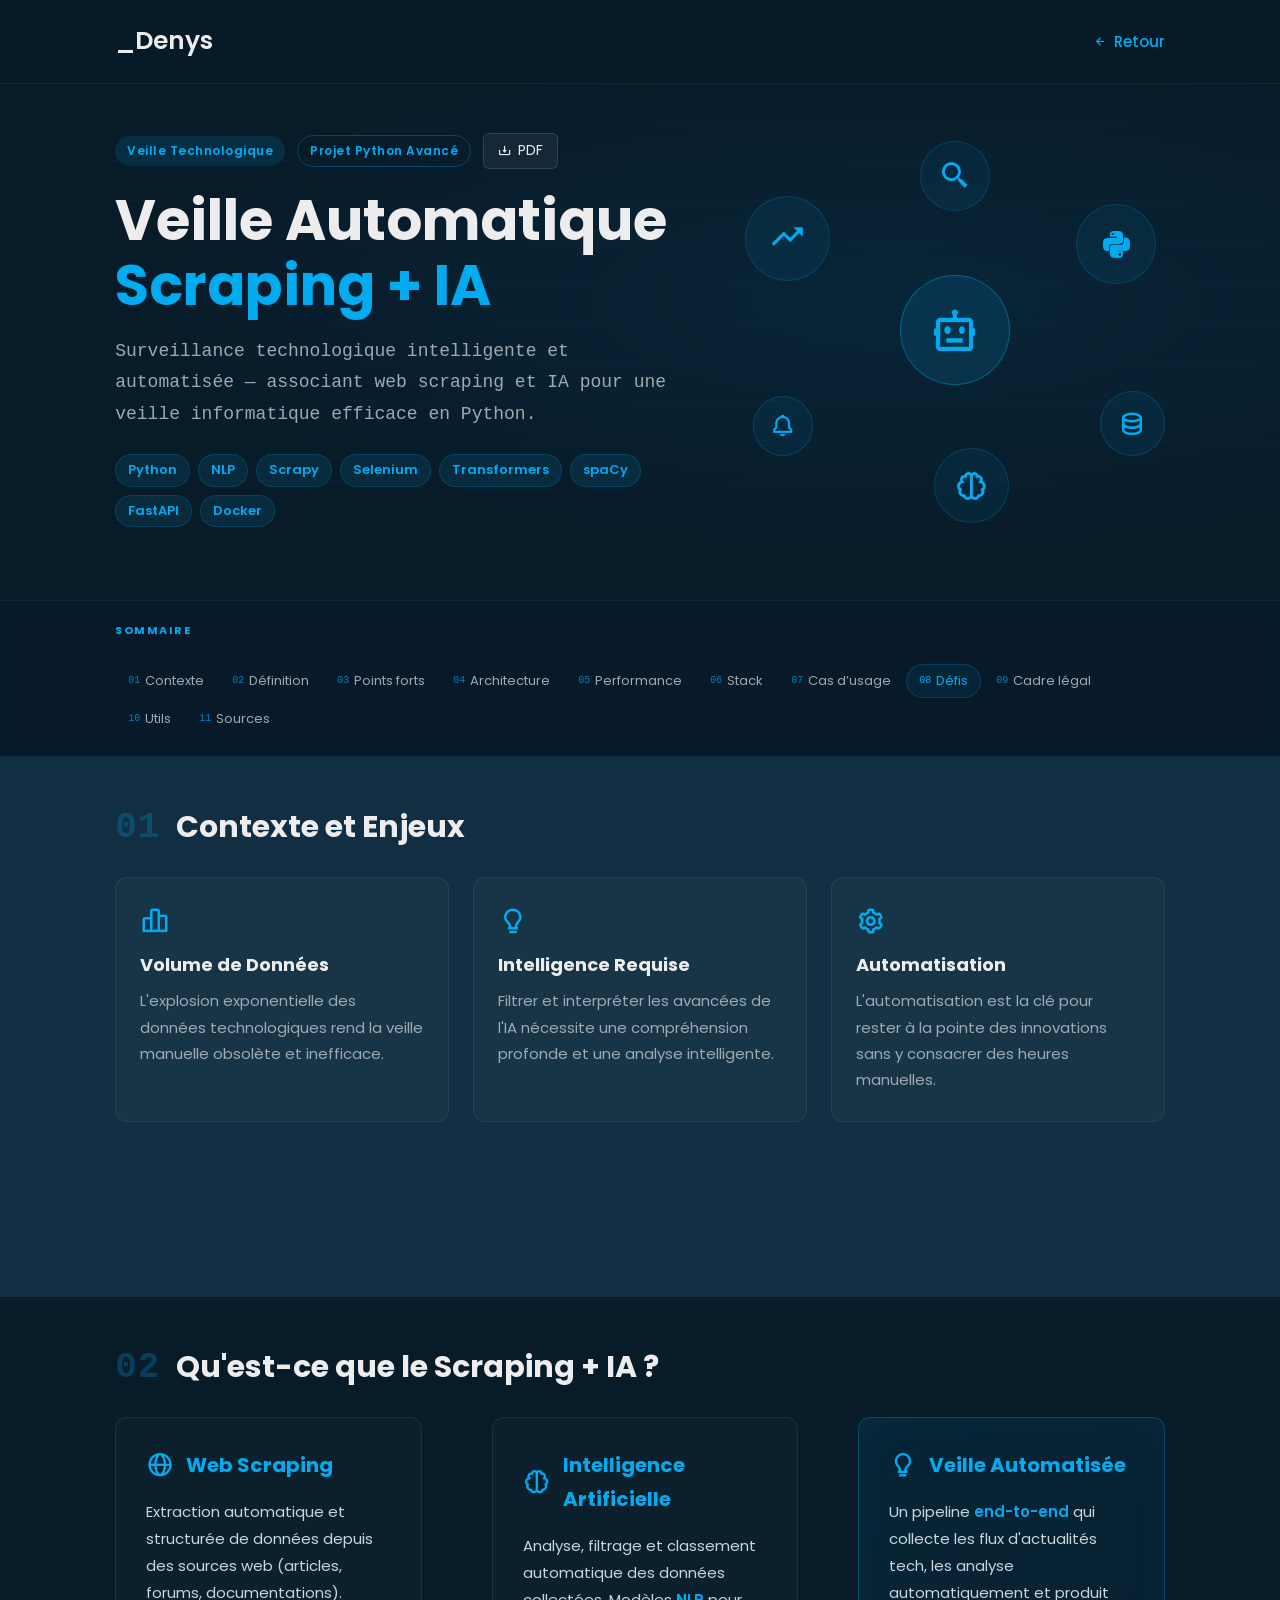
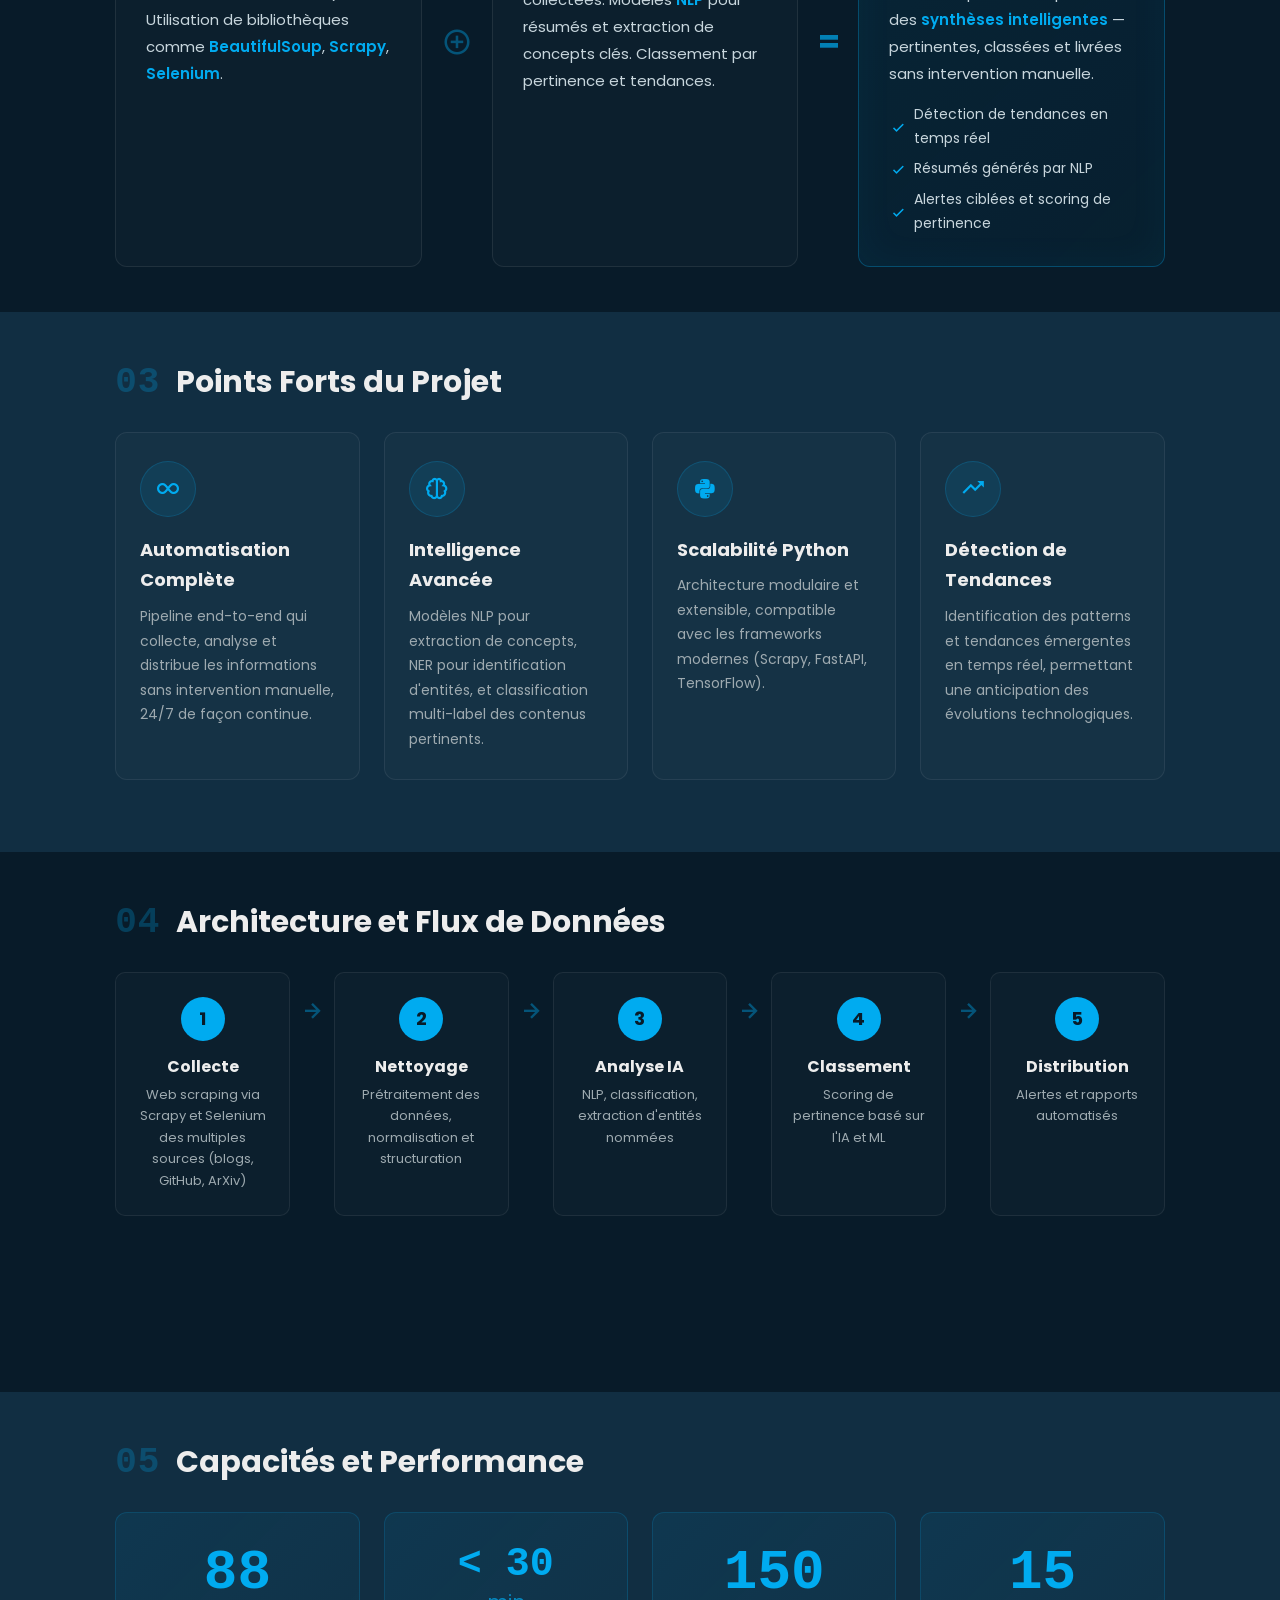
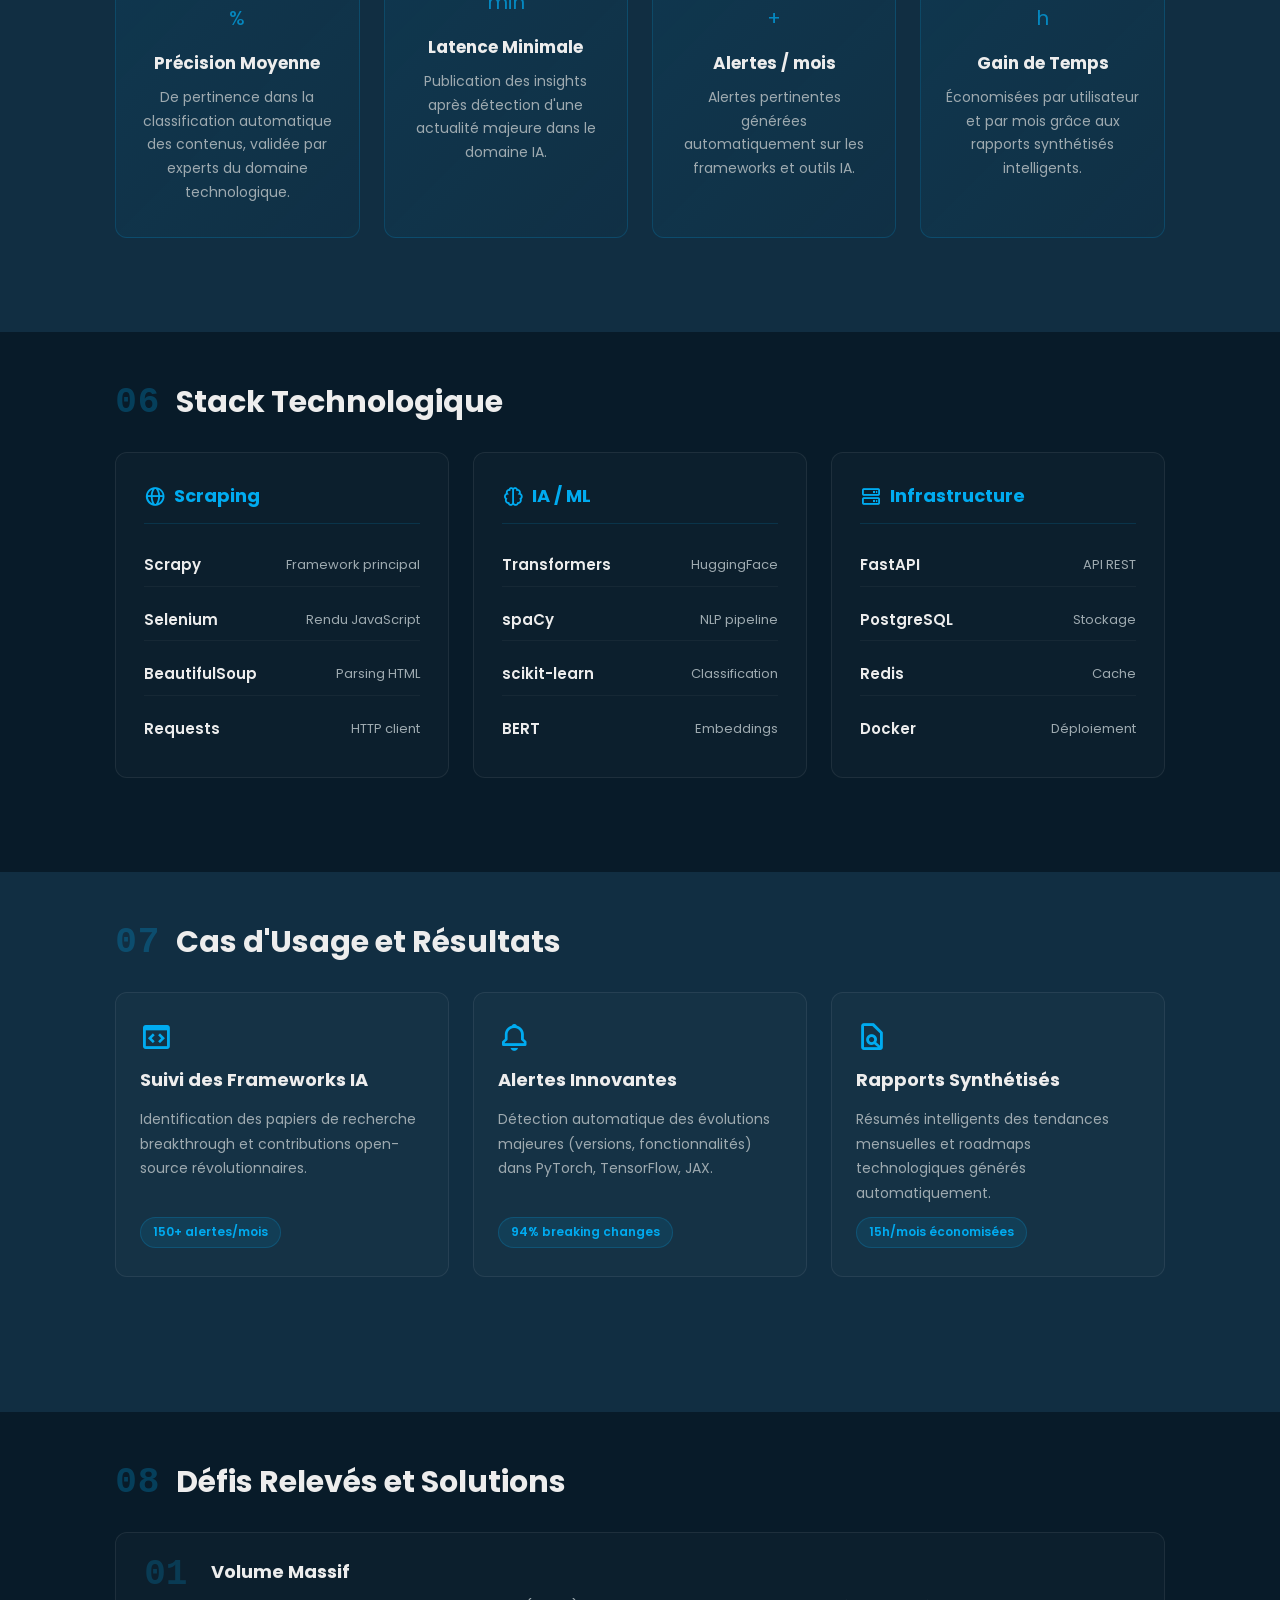
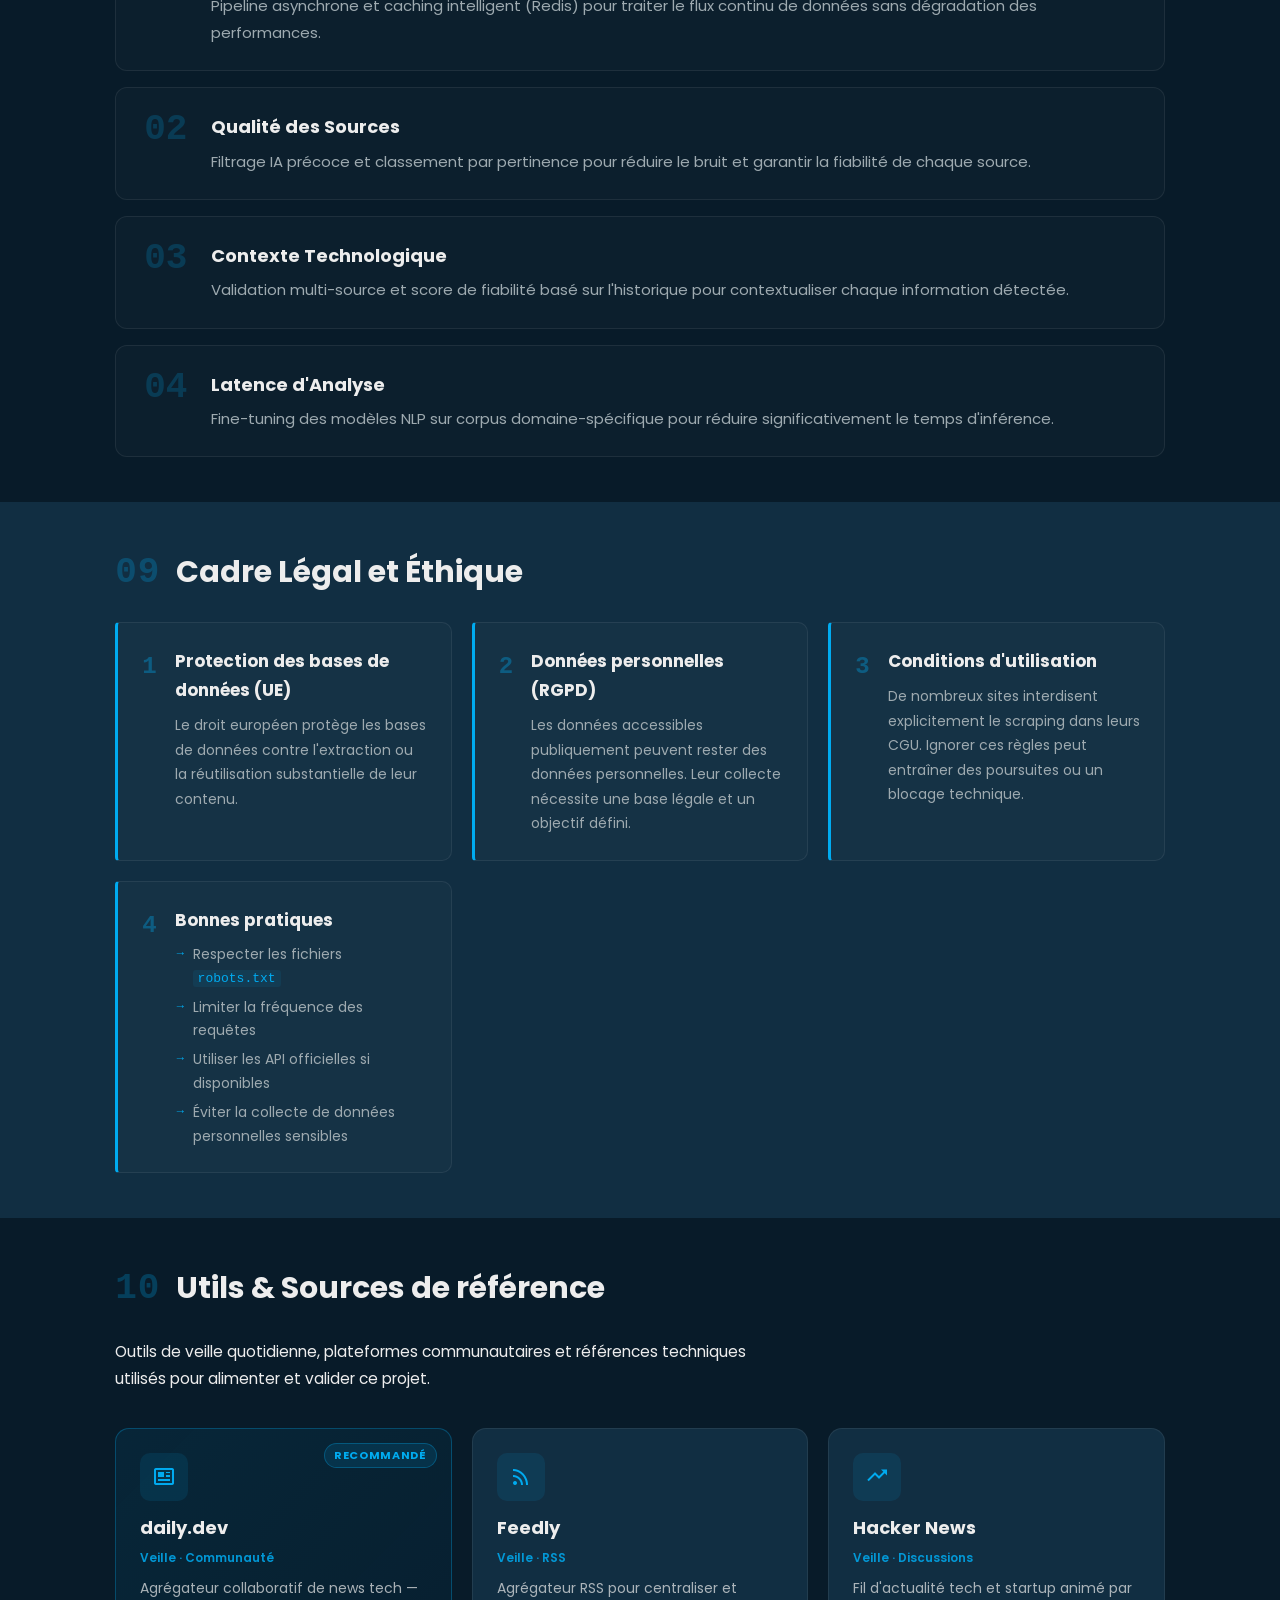
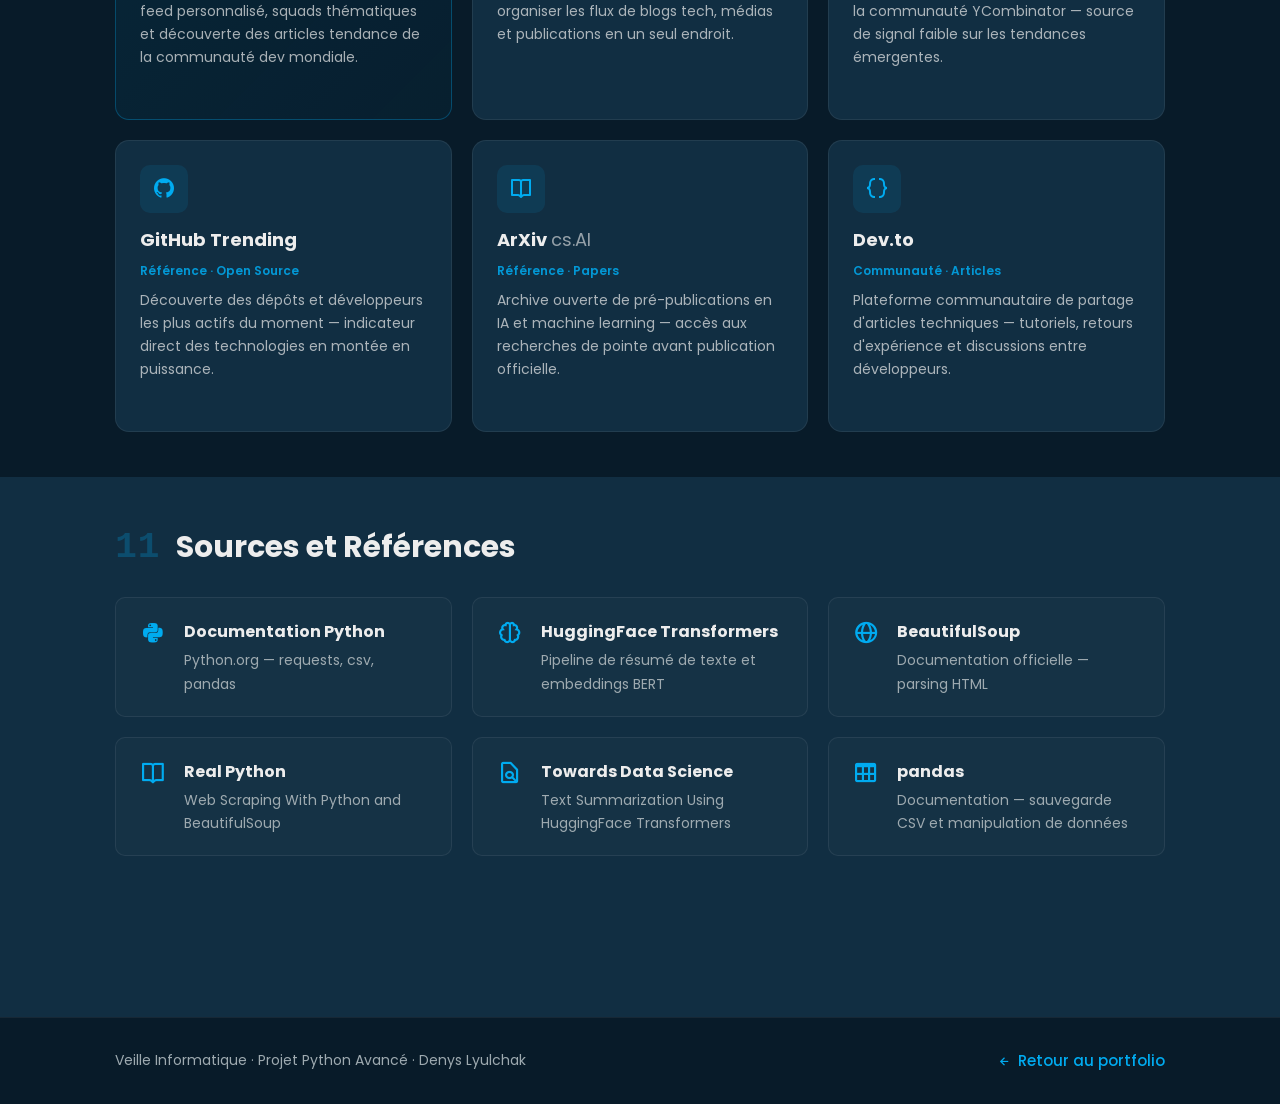
<file: veille/veille.html>
<!DOCTYPE html>
<html lang="fr">

<head>
    <meta charset="UTF-8">
    <meta http-equiv="X-UA-Compatible" content="IE=edge">
    <meta name="viewport" content="width=device-width, initial-scale=1.0">
    <meta name="description" content="Veille Automatique Scraping + IA — Pipeline Python combinant web scraping et modèles NLP pour une surveillance technologique intelligente. Par Denys Lyulchak.">
    <title>Veille Automatique : Scraping + IA — Denys Portfolio</title>

    <link rel="stylesheet" href="../css/style.css">
    <link rel="stylesheet" href="../css/veille-page.css">
    <link href="https://unpkg.com/boxicons@2.1.4/css/boxicons.min.css" rel="stylesheet">
</head>

<body class="veille-page-body">

    <!-- ── HEADER ── -->
    <header class="vp-header" role="banner">
        <a href="../index.html" class="logo" aria-label="Retour à l'accueil">_Denys</a>
        <a href="../index.html#veille" class="vp-back-btn">
            <i class="bx bx-left-arrow-alt" aria-hidden="true"></i> Retour
        </a>
    </header>

    <main id="main-content">

        <!-- ═══════════════════════════════════════════════════
            HERO
        ════════════════════════════════════════════════════ -->
        <section class="vp-hero" aria-labelledby="vp-hero-title">

            <div class="vp-hero-content">
                <div class="vp-hero-meta">
                    <span class="vp-badge">Veille Technologique</span>
                    <span class="vp-badge vp-badge--outline">Projet Python Avancé</span>
                    <a href="../src/Veille_Informatique.pdf" class="vp-download-btn" download
                        aria-label="Télécharger la veille en PDF">
                        <i class="bx bx-download" aria-hidden="true"></i> PDF
                    </a>
                </div>
                <h1 id="vp-hero-title">
                    Veille Automatique<br>
                    <span>Scraping + IA</span>
                </h1>
                <p class="vp-hero-subtitle">
                    Surveillance technologique intelligente et automatisée — associant web scraping et IA pour une veille informatique efficace en Python.
                </p>
                <ul class="vp-tags" aria-label="Technologies">
                    <li>Python</li><li>NLP</li><li>Scrapy</li><li>Selenium</li>
                    <li>Transformers</li><li>spaCy</li><li>FastAPI</li><li>Docker</li>
                </ul>
            </div>

            <div class="vp-hero-visual" aria-hidden="true">
                <div class="vp-orbit">
                    <span class="vp-orb vp-orb-center"><i class="bx bx-bot"></i></span>
                    <span class="vp-orb vp-orb-1"><i class="bx bx-search-alt-2"></i></span>
                    <span class="vp-orb vp-orb-2"><i class="bx bxl-python"></i></span>
                    <span class="vp-orb vp-orb-3"><i class="bx bx-data"></i></span>
                    <span class="vp-orb vp-orb-4"><i class="bx bx-brain"></i></span>
                    <span class="vp-orb vp-orb-5"><i class="bx bx-bell"></i></span>
                    <span class="vp-orb vp-orb-6"><i class="bx bx-trending-up"></i></span>
                </div>
            </div>

        </section>

        <!-- ═══════════════════════════════════════════════════
            SOMMAIRE
        ════════════════════════════════════════════════════ -->
        <nav class="vp-toc" aria-label="Sommaire">
            <span class="vp-toc-label">Sommaire</span>
            <div class="vp-toc-links">
                <a href="#vp-context-title" class="vp-toc-link">
                    <span class="vp-toc-num">01</span>
                    <span>Contexte</span>
                </a>
                <a href="#vp-definition-title" class="vp-toc-link">
                    <span class="vp-toc-num">02</span>
                    <span>Définition</span>
                </a>
                <a href="#vp-strengths-title" class="vp-toc-link">
                    <span class="vp-toc-num">03</span>
                    <span>Points forts</span>
                </a>
                <a href="#vp-pipeline-title" class="vp-toc-link">
                    <span class="vp-toc-num">04</span>
                    <span>Architecture</span>
                </a>
                <a href="#vp-perf-title" class="vp-toc-link">
                    <span class="vp-toc-num">05</span>
                    <span>Performance</span>
                </a>
                <a href="#vp-stack-title" class="vp-toc-link">
                    <span class="vp-toc-num">06</span>
                    <span>Stack</span>
                </a>
                <a href="#vp-usecases-title" class="vp-toc-link">
                    <span class="vp-toc-num">07</span>
                    <span>Cas d’usage</span>
                </a>
                <a href="#vp-challenges-title" class="vp-toc-link">
                    <span class="vp-toc-num">08</span>
                    <span>Défis</span>
                </a>
                <a href="#vp-legal-title" class="vp-toc-link">
                    <span class="vp-toc-num">09</span>
                    <span>Cadre légal</span>
                </a>
                <a href="#vp-utils-title" class="vp-toc-link">
                    <span class="vp-toc-num">10</span>
                    <span>Utils</span>
                </a>
                <a href="#vp-sources-title" class="vp-toc-link">
                    <span class="vp-toc-num">11</span>
                    <span>Sources</span>
                </a>
            </div>
        </nav>
        
        <section class="vp-section vp-section--light reveal" aria-labelledby="vp-context-title">
            <div class="vp-section-inner">
                <h2 id="vp-context-title" class="vp-section-title">
                    <span class="vp-title-num">01</span> Contexte et Enjeux
                </h2>
                <div class="vp-cards-3">
                    <div class="vp-card reveal-child" style="--d:0">
                        <i class="bx bx-bar-chart-alt-2 vp-card-icon" aria-hidden="true"></i>
                        <h3>Volume de Données</h3>
                        <p>L'explosion exponentielle des données technologiques rend la veille manuelle obsolète et inefficace.</p>
                    </div>
                    <div class="vp-card reveal-child" style="--d:1">
                        <i class="bx bx-bulb vp-card-icon" aria-hidden="true"></i>
                        <h3>Intelligence Requise</h3>
                        <p>Filtrer et interpréter les avancées de l'IA nécessite une compréhension profonde et une analyse intelligente.</p>
                    </div>
                    <div class="vp-card reveal-child" style="--d:2">
                        <i class="bx bx-cog vp-card-icon" aria-hidden="true"></i>
                        <h3>Automatisation</h3>
                        <p>L'automatisation est la clé pour rester à la pointe des innovations sans y consacrer des heures manuelles.</p>
                    </div>
                </div>
            </div>
        </section>

        <!-- ═══════════════════════════════════════════════════
            DÉFINITION
        ════════════════════════════════════════════════════ -->
        <section class="vp-section vp-section--dark reveal" aria-labelledby="vp-definition-title">
            <div class="vp-section-inner">
                <h2 id="vp-definition-title" class="vp-section-title">
                    <span class="vp-title-num">02</span> Qu'est-ce que le Scraping + IA ?
                </h2>
                <div class="vp-definition-split">
                    <div class="vp-def-block reveal-child" style="--d:0">
                        <div class="vp-def-header">
                            <i class="bx bx-globe" aria-hidden="true"></i>
                            <h3>Web Scraping</h3>
                        </div>
                        <p>Extraction automatique et structurée de données depuis des sources web (articles, forums, documentations). Utilisation de bibliothèques comme <strong>BeautifulSoup</strong>, <strong>Scrapy</strong>, <strong>Selenium</strong>.</p>
                    </div>
                    <div class="vp-def-divider" aria-hidden="true">
                        <i class="bx bx-plus-circle"></i>
                    </div>
                    <div class="vp-def-block reveal-child" style="--d:1">
                        <div class="vp-def-header">
                            <i class="bx bx-brain" aria-hidden="true"></i>
                            <h3>Intelligence Artificielle</h3>
                        </div>
                        <p>Analyse, filtrage et classement automatique des données collectées. Modèles <strong>NLP</strong> pour résumés et extraction de concepts clés. Classement par pertinence et tendances.</p>
                    </div>
                    <div class="vp-def-divider vp-def-divider--equal" aria-hidden="true">
                        <span class="vp-equal-sign">=</span>
                    </div>
                    <div class="vp-def-block vp-def-block--result reveal-child" style="--d:2">
                        <div class="vp-def-header">
                            <i class="bx bx-bulb" aria-hidden="true"></i>
                            <h3>Veille Automatisée</h3>
                        </div>
                        <p>Un pipeline <strong>end-to-end</strong> qui collecte les flux d'actualités tech, les analyse automatiquement et produit des <strong>synthèses intelligentes</strong> — pertinentes, classées et livrées sans intervention manuelle.</p>
                        <ul class="vp-result-list">
                            <li><i class="bx bx-check" aria-hidden="true"></i> Détection de tendances en temps réel</li>
                            <li><i class="bx bx-check" aria-hidden="true"></i> Résumés générés par NLP</li>
                            <li><i class="bx bx-check" aria-hidden="true"></i> Alertes ciblées et scoring de pertinence</li>
                        </ul>
                    </div>
                </div>
            </div>
        </section>

        <!-- ═══════════════════════════════════════════════════
            POINTS FORTS
        ════════════════════════════════════════════════════ -->
        <section class="vp-section vp-section--light reveal" aria-labelledby="vp-strengths-title">
            <div class="vp-section-inner">
                <h2 id="vp-strengths-title" class="vp-section-title">
                    <span class="vp-title-num">03</span> Points Forts du Projet
                </h2>
                <div class="vp-cards-4">
                    <div class="vp-strength-card reveal-child" style="--d:0">
                        <div class="vp-strength-icon"><i class="bx bx-infinite" aria-hidden="true"></i></div>
                        <h3>Automatisation Complète</h3>
                        <p>Pipeline end-to-end qui collecte, analyse et distribue les informations sans intervention manuelle, 24/7 de façon continue.</p>
                    </div>
                    <div class="vp-strength-card reveal-child" style="--d:1">
                        <div class="vp-strength-icon"><i class="bx bx-brain" aria-hidden="true"></i></div>
                        <h3>Intelligence Avancée</h3>
                        <p>Modèles NLP pour extraction de concepts, NER pour identification d'entités, et classification multi-label des contenus pertinents.</p>
                    </div>
                    <div class="vp-strength-card reveal-child" style="--d:2">
                        <div class="vp-strength-icon"><i class="bx bxl-python" aria-hidden="true"></i></div>
                        <h3>Scalabilité Python</h3>
                        <p>Architecture modulaire et extensible, compatible avec les frameworks modernes (Scrapy, FastAPI, TensorFlow).</p>
                    </div>
                    <div class="vp-strength-card reveal-child" style="--d:3">
                        <div class="vp-strength-icon"><i class="bx bx-trending-up" aria-hidden="true"></i></div>
                        <h3>Détection de Tendances</h3>
                        <p>Identification des patterns et tendances émergentes en temps réel, permettant une anticipation des évolutions technologiques.</p>
                    </div>
                </div>
            </div>
        </section>

        <!-- ═══════════════════════════════════════════════════
            ARCHITECTURE PIPELINE
        ════════════════════════════════════════════════════ -->
        <section class="vp-section vp-section--dark reveal" aria-labelledby="vp-pipeline-title">
            <div class="vp-section-inner">
                <h2 id="vp-pipeline-title" class="vp-section-title">
                    <span class="vp-title-num">04</span> Architecture et Flux de Données
                </h2>
                <div class="vp-pipeline" role="list">
                    <div class="vp-pipeline-step reveal-child" role="listitem" style="--d:0">
                        <span class="vp-step-num" aria-hidden="true">1</span>
                        <div>
                            <h3>Collecte</h3>
                            <p>Web scraping via Scrapy et Selenium des multiples sources (blogs, GitHub, ArXiv)</p>
                        </div>
                    </div>
                    <div class="vp-pipeline-arrow" aria-hidden="true"><i class="bx bx-right-arrow-alt"></i></div>
                    <div class="vp-pipeline-step reveal-child" role="listitem" style="--d:1">
                        <span class="vp-step-num" aria-hidden="true">2</span>
                        <div>
                            <h3>Nettoyage</h3>
                            <p>Prétraitement des données, normalisation et structuration</p>
                        </div>
                    </div>
                    <div class="vp-pipeline-arrow" aria-hidden="true"><i class="bx bx-right-arrow-alt"></i></div>
                    <div class="vp-pipeline-step reveal-child" role="listitem" style="--d:2">
                        <span class="vp-step-num" aria-hidden="true">3</span>
                        <div>
                            <h3>Analyse IA</h3>
                            <p>NLP, classification, extraction d'entités nommées</p>
                        </div>
                    </div>
                    <div class="vp-pipeline-arrow" aria-hidden="true"><i class="bx bx-right-arrow-alt"></i></div>
                    <div class="vp-pipeline-step reveal-child" role="listitem" style="--d:3">
                        <span class="vp-step-num" aria-hidden="true">4</span>
                        <div>
                            <h3>Classement</h3>
                            <p>Scoring de pertinence basé sur l'IA et ML</p>
                        </div>
                    </div>
                    <div class="vp-pipeline-arrow" aria-hidden="true"><i class="bx bx-right-arrow-alt"></i></div>
                    <div class="vp-pipeline-step reveal-child" role="listitem" style="--d:4">
                        <span class="vp-step-num" aria-hidden="true">5</span>
                        <div>
                            <h3>Distribution</h3>
                            <p>Alertes et rapports automatisés</p>
                        </div>
                    </div>
                </div>
            </div>
        </section>

        <!-- ═══════════════════════════════════════════════════
            PERFORMANCE
        ════════════════════════════════════════════════════ -->
        <section class="vp-section vp-section--light reveal" aria-labelledby="vp-perf-title">
            <div class="vp-section-inner">
                <h2 id="vp-perf-title" class="vp-section-title">
                    <span class="vp-title-num">05</span> Capacités et Performance
                </h2>
                <div class="vp-metrics">
                    <div class="vp-metric reveal-child" style="--d:0">
                        <span class="vp-metric-value" data-target="88">0</span>
                        <span class="vp-metric-unit">%</span>
                        <h3>Précision Moyenne</h3>
                        <p>De pertinence dans la classification automatique des contenus, validée par experts du domaine technologique.</p>
                    </div>
                    <div class="vp-metric reveal-child" style="--d:1">
                        <span class="vp-metric-value vp-metric-text">&lt; 30</span>
                        <span class="vp-metric-unit">min</span>
                        <h3>Latence Minimale</h3>
                        <p>Publication des insights après détection d'une actualité majeure dans le domaine IA.</p>
                    </div>
                    <div class="vp-metric reveal-child" style="--d:2">
                        <span class="vp-metric-value" data-target="150">0</span>
                        <span class="vp-metric-unit">+</span>
                        <h3>Alertes / mois</h3>
                        <p>Alertes pertinentes générées automatiquement sur les frameworks et outils IA.</p>
                    </div>
                    <div class="vp-metric reveal-child" style="--d:3">
                        <span class="vp-metric-value" data-target="15">0</span>
                        <span class="vp-metric-unit">h</span>
                        <h3>Gain de Temps</h3>
                        <p>Économisées par utilisateur et par mois grâce aux rapports synthétisés intelligents.</p>
                    </div>
                </div>
            </div>
        </section>

        <!-- ═══════════════════════════════════════════════════
            STACK TECHNOLOGIQUE
        ════════════════════════════════════════════════════ -->
        <section class="vp-section vp-section--dark reveal" aria-labelledby="vp-stack-title">
            <div class="vp-section-inner">
                <h2 id="vp-stack-title" class="vp-section-title">
                    <span class="vp-title-num">06</span> Stack Technologique
                </h2>
                <div class="vp-stack-grid">
                    <div class="vp-stack-cat reveal-child" style="--d:0">
                        <h3><i class="bx bx-globe" aria-hidden="true"></i> Scraping</h3>
                        <ul>
                            <li><span>Scrapy</span><em>Framework principal</em></li>
                            <li><span>Selenium</span><em>Rendu JavaScript</em></li>
                            <li><span>BeautifulSoup</span><em>Parsing HTML</em></li>
                            <li><span>Requests</span><em>HTTP client</em></li>
                        </ul>
                    </div>
                    <div class="vp-stack-cat reveal-child" style="--d:1">
                        <h3><i class="bx bx-brain" aria-hidden="true"></i> IA / ML</h3>
                        <ul>
                            <li><span>Transformers</span><em>HuggingFace</em></li>
                            <li><span>spaCy</span><em>NLP pipeline</em></li>
                            <li><span>scikit-learn</span><em>Classification</em></li>
                            <li><span>BERT</span><em>Embeddings</em></li>
                        </ul>
                    </div>
                    <div class="vp-stack-cat reveal-child" style="--d:2">
                        <h3><i class="bx bx-server" aria-hidden="true"></i> Infrastructure</h3>
                        <ul>
                            <li><span>FastAPI</span><em>API REST</em></li>
                            <li><span>PostgreSQL</span><em>Stockage</em></li>
                            <li><span>Redis</span><em>Cache</em></li>
                            <li><span>Docker</span><em>Déploiement</em></li>
                        </ul>
                    </div>
                </div>
            </div>
        </section>

        <!-- ═══════════════════════════════════════════════════
            CAS D'USAGE
        ════════════════════════════════════════════════════ -->
        <section class="vp-section vp-section--light reveal" aria-labelledby="vp-usecases-title">
            <div class="vp-section-inner">
                <h2 id="vp-usecases-title" class="vp-section-title">
                    <span class="vp-title-num">07</span> Cas d'Usage et Résultats
                </h2>
                <div class="vp-cards-3">
                    <div class="vp-usecase reveal-child" style="--d:0">
                        <i class="bx bx-code-block" aria-hidden="true"></i>
                        <h3>Suivi des Frameworks IA</h3>
                        <p>Identification des papiers de recherche breakthrough et contributions open-source révolutionnaires.</p>
                        <span class="vp-result-pill">150+ alertes/mois</span>
                    </div>
                    <div class="vp-usecase reveal-child" style="--d:1">
                        <i class="bx bx-bell" aria-hidden="true"></i>
                        <h3>Alertes Innovantes</h3>
                        <p>Détection automatique des évolutions majeures (versions, fonctionnalités) dans PyTorch, TensorFlow, JAX.</p>
                        <span class="vp-result-pill">94% breaking changes</span>
                    </div>
                    <div class="vp-usecase reveal-child" style="--d:2">
                        <i class="bx bx-file-find" aria-hidden="true"></i>
                        <h3>Rapports Synthétisés</h3>
                        <p>Résumés intelligents des tendances mensuelles et roadmaps technologiques générés automatiquement.</p>
                        <span class="vp-result-pill">15h/mois économisées</span>
                    </div>
                </div>
            </div>
        </section>

        <!-- ═══════════════════════════════════════════════════
            DÉFIS & SOLUTIONS
        ════════════════════════════════════════════════════ -->
        <section class="vp-section vp-section--dark reveal" aria-labelledby="vp-challenges-title">
            <div class="vp-section-inner">
                <h2 id="vp-challenges-title" class="vp-section-title">
                    <span class="vp-title-num">08</span> Défis Relevés et Solutions
                </h2>
                <div class="vp-challenges">
                    <div class="vp-challenge reveal-child" style="--d:0">
                        <span class="vp-challenge-num" aria-hidden="true">01</span>
                        <div>
                            <h3>Volume Massif</h3>
                            <p>Pipeline asynchrone et caching intelligent (Redis) pour traiter le flux continu de données sans dégradation des performances.</p>
                        </div>
                    </div>
                    <div class="vp-challenge reveal-child" style="--d:1">
                        <span class="vp-challenge-num" aria-hidden="true">02</span>
                        <div>
                            <h3>Qualité des Sources</h3>
                            <p>Filtrage IA précoce et classement par pertinence pour réduire le bruit et garantir la fiabilité de chaque source.</p>
                        </div>
                    </div>
                    <div class="vp-challenge reveal-child" style="--d:2">
                        <span class="vp-challenge-num" aria-hidden="true">03</span>
                        <div>
                            <h3>Contexte Technologique</h3>
                            <p>Validation multi-source et score de fiabilité basé sur l'historique pour contextualiser chaque information détectée.</p>
                        </div>
                    </div>
                    <div class="vp-challenge reveal-child" style="--d:3">
                        <span class="vp-challenge-num" aria-hidden="true">04</span>
                        <div>
                            <h3>Latence d'Analyse</h3>
                            <p>Fine-tuning des modèles NLP sur corpus domaine-spécifique pour réduire significativement le temps d'inférence.</p>
                        </div>
                    </div>
                </div>
            </div>
        </section>

        <!-- ═══════════════════════════════════════════════════
            UTILS
        ════════════════════════════════════════════════════ -->

        <!-- ═══════════════════════════════════════════════════
            CADRE LÉGAL
        ════════════════════════════════════════════════════ -->
        <section class="vp-section vp-section--light reveal" aria-labelledby="vp-legal-title">
            <div class="vp-section-inner">
                <h2 id="vp-legal-title" class="vp-section-title">
                    <span class="vp-title-num">09</span> Cadre Légal et Éthique
                </h2>
                <div class="vp-legal-grid">
                    <div class="vp-legal-item reveal-child" style="--d:0">
                        <span class="vp-legal-num" aria-hidden="true">1</span>
                        <div>
                            <h3>Protection des bases de données (UE)</h3>
                            <p>Le droit européen protège les bases de données contre l'extraction ou la réutilisation substantielle de leur contenu.</p>
                        </div>
                    </div>
                    <div class="vp-legal-item reveal-child" style="--d:1">
                        <span class="vp-legal-num" aria-hidden="true">2</span>
                        <div>
                            <h3>Données personnelles (RGPD)</h3>
                            <p>Les données accessibles publiquement peuvent rester des données personnelles. Leur collecte nécessite une base légale et un objectif défini.</p>
                        </div>
                    </div>
                    <div class="vp-legal-item reveal-child" style="--d:2">
                        <span class="vp-legal-num" aria-hidden="true">3</span>
                        <div>
                            <h3>Conditions d'utilisation</h3>
                            <p>De nombreux sites interdisent explicitement le scraping dans leurs CGU. Ignorer ces règles peut entraîner des poursuites ou un blocage technique.</p>
                        </div>
                    </div>
                    <div class="vp-legal-item reveal-child" style="--d:3">
                        <span class="vp-legal-num" aria-hidden="true">4</span>
                        <div>
                            <h3>Bonnes pratiques</h3>
                            <ul>
                                <li>Respecter les fichiers <code>robots.txt</code></li>
                                <li>Limiter la fréquence des requêtes</li>
                                <li>Utiliser les API officielles si disponibles</li>
                                <li>Éviter la collecte de données personnelles sensibles</li>
                            </ul>
                        </div>
                    </div>
                </div>
            </div>
        </section>


        <section class="vp-section vp-section--dark reveal" aria-labelledby="vp-utils-title">
            <div class="vp-section-inner">
                <h2 id="vp-utils-title" class="vp-section-title">
                    <span class="vp-title-num">10</span> Utils &amp; Sources de référence
                </h2>
                <p class="vp-utils-intro reveal-child" style="--d:0">
                    Outils de veille quotidienne, plateformes communautaires et références techniques utilisés pour alimenter et valider ce projet.
                </p>
                <div class="vp-utils-grid">

                    <!-- daily.dev -->
                    <a href="https://daily.dev" target="_blank" rel="noopener noreferrer"
                       class="vp-util-card vp-util-card--featured reveal-child" style="--d:1"
                       aria-label="daily.dev — Ouvrir le site">
                        <div class="vp-util-badge">Recommandé</div>
                        <div class="vp-util-icon">
                            <i class="bx bx-news" aria-hidden="true"></i>
                        </div>
                        <div class="vp-util-body">
                            <h3>daily.dev</h3>
                            <span class="vp-util-tag">Veille · Communauté</span>
                            <p>Agrégateur collaboratif de news tech — feed personnalisé, squads thématiques et découverte des articles tendance de la communauté dev mondiale.</p>
                        </div>
                        <i class="bx bx-link-external vp-util-link-icon" aria-hidden="true"></i>
                    </a>

                    <!-- Feedly -->
                    <a href="https://feedly.com" target="_blank" rel="noopener noreferrer"
                       class="vp-util-card reveal-child" style="--d:2"
                       aria-label="Feedly — Ouvrir le site">
                        <div class="vp-util-icon">
                            <i class="bx bx-rss" aria-hidden="true"></i>
                        </div>
                        <div class="vp-util-body">
                            <h3>Feedly</h3>
                            <span class="vp-util-tag">Veille · RSS</span>
                            <p>Agrégateur RSS pour centraliser et organiser les flux de blogs tech, médias et publications en un seul endroit.</p>
                        </div>
                        <i class="bx bx-link-external vp-util-link-icon" aria-hidden="true"></i>
                    </a>

                    <!-- Hacker News -->
                    <a href="https://news.ycombinator.com" target="_blank" rel="noopener noreferrer"
                       class="vp-util-card reveal-child" style="--d:3"
                       aria-label="Hacker News — Ouvrir le site">
                        <div class="vp-util-icon">
                            <i class="bx bx-trending-up" aria-hidden="true"></i>
                        </div>
                        <div class="vp-util-body">
                            <h3>Hacker News</h3>
                            <span class="vp-util-tag">Veille · Discussions</span>
                            <p>Fil d'actualité tech et startup animé par la communauté YCombinator — source de signal faible sur les tendances émergentes.</p>
                        </div>
                        <i class="bx bx-link-external vp-util-link-icon" aria-hidden="true"></i>
                    </a>

                    <!-- GitHub Trending -->
                    <a href="https://github.com/trending" target="_blank" rel="noopener noreferrer"
                       class="vp-util-card reveal-child" style="--d:4"
                       aria-label="GitHub Trending — Ouvrir le site">
                        <div class="vp-util-icon">
                            <i class="bx bxl-github" aria-hidden="true"></i>
                        </div>
                        <div class="vp-util-body">
                            <h3>GitHub Trending</h3>
                            <span class="vp-util-tag">Référence · Open Source</span>
                            <p>Découverte des dépôts et développeurs les plus actifs du moment — indicateur direct des technologies en montée en puissance.</p>
                        </div>
                        <i class="bx bx-link-external vp-util-link-icon" aria-hidden="true"></i>
                    </a>

                    <!-- ArXiv -->
                    <a href="https://arxiv.org/list/cs.AI/recent" target="_blank" rel="noopener noreferrer"
                       class="vp-util-card reveal-child" style="--d:5"
                       aria-label="ArXiv cs.AI — Ouvrir le site">
                        <div class="vp-util-icon">
                            <i class="bx bx-book-open" aria-hidden="true"></i>
                        </div>
                        <div class="vp-util-body">
                            <h3>ArXiv <span style="opacity:.6;font-weight:400">cs.AI</span></h3>
                            <span class="vp-util-tag">Référence · Papers</span>
                            <p>Archive ouverte de pré-publications en IA et machine learning — accès aux recherches de pointe avant publication officielle.</p>
                        </div>
                        <i class="bx bx-link-external vp-util-link-icon" aria-hidden="true"></i>
                    </a>

                    <!-- Dev.to -->
                    <a href="https://dev.to" target="_blank" rel="noopener noreferrer"
                       class="vp-util-card reveal-child" style="--d:6"
                       aria-label="Dev.to — Ouvrir le site">
                        <div class="vp-util-icon">
                            <i class="bx bx-code-curly" aria-hidden="true"></i>
                        </div>
                        <div class="vp-util-body">
                            <h3>Dev.to</h3>
                            <span class="vp-util-tag">Communauté · Articles</span>
                            <p>Plateforme communautaire de partage d'articles techniques — tutoriels, retours d'expérience et discussions entre développeurs.</p>
                        </div>
                        <i class="bx bx-link-external vp-util-link-icon" aria-hidden="true"></i>
                    </a>

                </div>
            </div>
        </section>

        <!-- ═══════════════════════════════════════════════════
            SOURCES
        ════════════════════════════════════════════════════ -->
        <section class="vp-section vp-section--light reveal" aria-labelledby="vp-sources-title">
            <div class="vp-section-inner">
                <h2 id="vp-sources-title" class="vp-section-title">
                    <span class="vp-title-num">11</span> Sources et Références
                </h2>
                <div class="vp-sources-grid">
                    <div class="vp-source reveal-child" style="--d:0">
                        <i class="bx bxl-python" aria-hidden="true"></i>
                        <div>
                            <h3>Documentation Python</h3>
                            <p>Python.org — requests, csv, pandas</p>
                        </div>
                    </div>
                    <div class="vp-source reveal-child" style="--d:1">
                        <i class="bx bx-brain" aria-hidden="true"></i>
                        <div>
                            <h3>HuggingFace Transformers</h3>
                            <p>Pipeline de résumé de texte et embeddings BERT</p>
                        </div>
                    </div>
                    <div class="vp-source reveal-child" style="--d:2">
                        <i class="bx bx-globe" aria-hidden="true"></i>
                        <div>
                            <h3>BeautifulSoup</h3>
                            <p>Documentation officielle — parsing HTML</p>
                        </div>
                    </div>
                    <div class="vp-source reveal-child" style="--d:3">
                        <i class="bx bx-book-open" aria-hidden="true"></i>
                        <div>
                            <h3>Real Python</h3>
                            <p>Web Scraping With Python and BeautifulSoup</p>
                        </div>
                    </div>
                    <div class="vp-source reveal-child" style="--d:4">
                        <i class="bx bx-file-find" aria-hidden="true"></i>
                        <div>
                            <h3>Towards Data Science</h3>
                            <p>Text Summarization Using HuggingFace Transformers</p>
                        </div>
                    </div>
                    <div class="vp-source reveal-child" style="--d:5">
                        <i class="bx bx-table" aria-hidden="true"></i>
                        <div>
                            <h3>pandas</h3>
                            <p>Documentation — sauvegarde CSV et manipulation de données</p>
                        </div>
                    </div>
                </div>
            </div>
        </section>

    </main>

    <!-- ── FOOTER ── -->
    <footer class="vp-footer" role="contentinfo">
        <p>Veille Informatique · Projet Python Avancé · Denys Lyulchak</p>
        <a href="../index.html#veille" class="vp-back-btn">
            <i class="bx bx-left-arrow-alt" aria-hidden="true"></i> Retour au portfolio
        </a>
    </footer>

    <script src="../js/veille.js"></script>

</body>
</html>
</file>
<file: css/style.css>
@import url('https://fonts.googleapis.com/css2?family=Poppins:wght@300;400;500;600;700;800;900&display=swap');

* {
    margin: 0;
    padding: 0;
    box-sizing: border-box;
    text-decoration: none;
    border: none;
    font-family: 'Poppins', sans-serif;
}

:root {
    --bg-color: #081b29;
    --second-bg-color: #112e42;
    --text-color: #ededed;
    --main-color: #00abf0;
    --surface-color: rgba(255, 255, 255, 0.03);
    --surface-border: rgba(255, 255, 255, 0.08);
    --surface-muted: #9eaab0;
    --surface-soft: #c8d6dd;
    --surface-shadow: 0 20px 60px rgba(0, 0, 0, 0.22);
    --surface-hover-shadow: 0 20px 60px rgba(0, 171, 240, 0.18);
}

html {
    font-size: 62.5%;
    overflow-x: hidden;
    scroll-behavior: smooth;
}

body {
    background: var(--bg-color, #081b29);
    color: var(--text-color, #ededed);
    line-height: 1.6;
}

.header {
    position: fixed;
    top: 0;
    left: 0;
    width: 100%;
    padding: 2rem 9%;
    background: transparent;
    display: flex;
    justify-content: space-between;
    align-items: center;
    z-index: 100;
    transition: .3s;
}

.header.sticky {
    background: var(--bg-color, #081b29);
}

.logo {
    position: relative;
    font-size: 2.5rem;
    color: var(--text-color);
    font-weight: 600;
}

.navbar {
    position: relative;
}

.navbar a {
    font-size: 1.7rem;
    color: var(--text-color);
    font-weight: 500;
    margin-left: 3.5rem;
    margin-bottom: 1rem;
    transition: .3s;
}

.navbar a:hover,
.navbar a.active {
    color: var(--main-color);
}

.nav-sci {
    display: inline-flex;
    align-items: center;
    gap: 1rem;
    margin-left: 3.5rem;
}

.nav-sci a {
    position: relative;
    display: inline-flex;
    justify-content: center;
    align-items: center;
    width: 3.8rem;
    height: 3.8rem;
    background: transparent;
    border: .2rem solid var(--main-color);
    border-radius: 50%;
    font-size: 1.8rem;
    color: var(--main-color);
    margin-left: 0;
    z-index: 1;
    overflow: hidden;
    transition: color .5s;
}

.nav-sci a::before {
    content: '';
    position: absolute;
    top: 0;
    left: 0;
    width: 0;
    height: 100%;
    background: var(--main-color);
    z-index: -1;
    transition: width .5s;
}

.nav-sci a:hover {
    color: var(--bg-color);
}

.nav-sci a:hover::before {
    width: 100%;
}

.navbar .nav-btn {
    position: relative;
    display: inline-flex;
    justify-content: center;
    align-items: center;
    padding: 0 2rem;
    height: 4rem;
    background: var(--main-color);
    border: .2rem solid var(--main-color);
    border-radius: .8rem;
    font-size: 1.6rem;
    font-weight: 600;
    letter-spacing: .05rem;
    color: var(--bg-color);
    margin-left: 3.5rem;
    z-index: 1;
    overflow: hidden;
    transition: color .5s;
}

.navbar .nav-btn::before {
    content: '';
    position: absolute;
    top: 0;
    left: 0;
    width: 0;
    height: 100%;
    background: var(--bg-color);
    z-index: -1;
    transition: width .5s;
}

.navbar .nav-btn:hover {
    color: var(--main-color);
}

.navbar .nav-btn:hover::before {
    width: 100%;
}

#menu-icon {
    position: relative;
    font-size: 3.6rem;
    color: var(--text-color);
    cursor: pointer;
    display: none;
    background: transparent;
    padding: 0;
}

#menu-icon:hover {
    color: var(--main-color);
}

.section-home {
    min-height: 100vh;
    padding: 10rem 9% 2rem;
}

/* ============================================================
   ALTERNATING SECTION BACKGROUNDS
   Ordre dans le DOM (enfants de body) :
     1 header   (fixe, non compté visuellement)
     2 .home      → sombre  (#081b29)
     3 .about     → clair   (#112e42)
     4 .education → sombre  (#081b29)
     5 .skills    → clair   (#112e42)
     6 .projects  → sombre  (#081b29)
     7 .veille    → clair   (#112e42)
     8 .contact   → sombre  (#081b29)
     9 footer     → clair   (#112e42)
   ============================================================ */
.home      { background: #081b29; background: var(--bg-color,      #081b29); }
.about     { background: #112e42; background: var(--second-bg-color, #112e42); }
.education { background: #081b29; background: var(--bg-color,      #081b29); }
.skills    { background: #112e42; background: var(--second-bg-color, #112e42); }
.projects  { background: #081b29; background: var(--bg-color,      #081b29); }
.veille    { background: #112e42; background: var(--second-bg-color, #112e42); }
.contact   { background: #081b29; background: var(--bg-color,      #081b29); }
.footer    { background: #112e42; background: var(--second-bg-color, #112e42); }

.home {
    position: relative;
    display: flex;
    align-items: center;
    padding: 0 9%;
    overflow: hidden;
}

.home-content {
    max-width: 60rem;
    z-index: 99;
    position: relative;
}

.home-img {
    position: absolute;
    right: 0;
    bottom: 0;
    width: 50%;
    max-width: 72rem;
    height: 100%;
    display: flex;
    align-items: flex-end;
    justify-content: flex-end;
    pointer-events: none;
    z-index: 0;
}

.home-img img {
    width: 100%;
    height: 100%;
    object-fit: cover;
    object-position: top center;
    mask-image: linear-gradient(
        to left,
        rgba(0,0,0,1) 30%,
        rgba(0,0,0,0) 100%
    );
    -webkit-mask-image: linear-gradient(
        to left,
        rgba(0,0,0,1) 30%,
        rgba(0,0,0,0) 100%
    );
}

@keyframes homeImgFloat {
    0%, 100% { transform: translateY(0); }
    50%       { transform: translateY(-1.5rem); }
}

.home-content h1 {
    position: relative;
    display: inline-block;
    font-size: 5.6rem;
    font-weight: 700;
    line-height: 1.3;
}

.home-content h1 span {
    color: var(--text-color);
}

.home-content .text-animate {
    position: relative;
    width: 100%;
    max-width: 33.8rem;
}

.home-content .text-animate h3 {
    font-size: 3.2rem;
    font-weight: 700;
    color: var(--main-color);
    -webkit-text-stroke: .7px var(--main-color);
}

/* ::before désactivé — le curseur est géré par .tw-cursor via JS */
.home-content .text-animate h3::before {
    display: none;
}

/* Curseur clignotant injecté par typewriter.js */
.tw-cursor {
    display: inline-block;
    width: 6px;
    height: 1em;
    border-right: 2px solid var(--main-color);
    vertical-align: middle;
    margin-left: 2px;
    animation: tw-blink .75s step-end infinite;
}

@keyframes tw-blink {
    0%, 100% { opacity: 1; }
    50%       { opacity: 0; }
}

.home-content p {
    position: relative;
    font-size: 1.6rem;
    margin: 2rem 0 4rem;
}

.btn-box {
    position: relative;
    display: flex;
    justify-content: space-between;
    width: 100%;
    max-width: 47.5rem;
    height: 5rem;
}

.btn-box .btn {
    position: relative;
    display: inline-flex;
    justify-content: center;
    align-items: center;
    width: 21rem;
    height: 100%;
    background: var(--main-color);
    border: .2rem solid var(--main-color);
    border-radius: .8rem;
    font-size: 1.8rem;
    font-weight: 600;
    letter-spacing: .1rem;
    color: var(--bg-color);
    z-index: 1;
    overflow: hidden;
    transition: .5s;
}

.btn-box .btn:hover {
    color: var(--main-color);
}

.btn-box .btn:nth-child(2) {
    background: transparent;
    color: var(--main-color);
}

.btn-box .btn:nth-child(2):hover {
    color: var(--bg-color);
}

.btn-box .btn:nth-child(2)::before {
    background: var(--main-color);
}

.btn-box .btn::before {
    content: '';
    position: absolute;
    top: 0;
    left: 0;
    width: 0;
    height: 100%;
    background: var(--bg-color, #081b29);
    z-index: -1;
    transition: .5s;
}

.btn-box .btn:hover::before {
    width: 100%;
}

.home-sci {
    position: absolute;
    bottom: 4rem;
    left: 9%;
    display: flex;
    flex-direction: row;
    gap: 4rem;
}

.home-sci .animate {
    z-index: 100;
}

.home-sci a {
    position: relative;
    display: inline-flex;
    align-items: center;
    gap: .9rem;
    padding: .7rem 1.4rem .7rem 1rem;
    border-radius: 999px;
    font-size: 1.5rem;
    font-weight: 600;
    letter-spacing: .03rem;
    text-decoration: none;
    z-index: 99;
    overflow: hidden;
    transition: transform .3s ease, box-shadow .3s ease;
}

.home-sci a i {
    font-size: 2rem;
    width: 3.2rem;
    height: 3.2rem;
    display: flex;
    align-items: center;
    justify-content: center;
    border-radius: 50%;
    flex-shrink: 0;
    transition: transform .3s ease;
}

.home-sci a span {
    font-size: 1.45rem;
    font-weight: 600;
    letter-spacing: .04rem;
}

/* GitHub */
.home-sci a.sci-github {
    background: rgba(230, 237, 243, 0.06);
    border: .15rem solid rgba(230, 237, 243, 0.2);
    color: #e6edf3;
}
.home-sci a.sci-github i {
    background: rgba(230, 237, 243, 0.1);
    color: #e6edf3;
}
.home-sci a.sci-github:hover {
    background: rgba(230, 237, 243, 0.12);
    border-color: rgba(230, 237, 243, 0.45);
    transform: translateX(.5rem);
    box-shadow: 0 4px 18px rgba(230, 237, 243, 0.1);
}
.home-sci a.sci-github:hover i {
    transform: rotate(-8deg) scale(1.15);
}

/* Discord */
.home-sci a.sci-discord {
    background: rgba(88, 101, 242, 0.08);
    border: .15rem solid rgba(88, 101, 242, 0.25);
    color: #8b97f8;
}
.home-sci a.sci-discord i {
    background: rgba(88, 101, 242, 0.12);
    color: #8b97f8;
}
.home-sci a.sci-discord:hover {
    background: rgba(88, 101, 242, 0.18);
    border-color: rgba(88, 101, 242, 0.5);
    transform: translateX(.5rem);
    box-shadow: 0 4px 18px rgba(88, 101, 242, 0.2);
}
.home-sci a.sci-discord:hover i {
    transform: rotate(-8deg) scale(1.15);
}

/* LinkedIn */
.home-sci a.sci-linkedin {
    background: rgba(10, 102, 194, 0.08);
    border: .15rem solid rgba(10, 102, 194, 0.25);
    color: #5ba4e0;
}
.home-sci a.sci-linkedin i {
    background: rgba(10, 102, 194, 0.12);
    color: #5ba4e0;
}
.home-sci a.sci-linkedin:hover {
    background: rgba(10, 102, 194, 0.18);
    border-color: rgba(10, 102, 194, 0.5);
    transform: translateX(.5rem);
    box-shadow: 0 4px 18px rgba(10, 102, 194, 0.2);
}
.home-sci a.sci-linkedin:hover i {
    transform: rotate(-8deg) scale(1.15);
}

.home-imgHover {
    position: absolute;
    top: 0;
    right: 0;
    width: 45%;
    height: 100%;
    background: transparent;
    transition: 3s;
}

.home-imgHover:hover {
    background: var(--bg-color, #081b29);
    opacity: .8;
}

.about {
    display: grid;
    grid-template-columns: minmax(24rem, 30rem) minmax(32rem, 72rem);
    grid-template-areas:
        "heading heading"
        "image content";
    justify-content: center;
    align-items: center;
    gap: 3.2rem 4rem;
    padding-bottom: 6rem;
}

.about .heading {
    grid-area: heading;
}

.heading {
    position: relative;
    font-size: 5rem;
    margin-bottom: 3rem;
    text-align: center;
}

.span-color {
    color: var(--main-color);
}


/* ── PDF VIEWER ── */
.pdf-viewer-container {
    position: relative;
    margin-top: 5rem;
    background: var(--surface-color);
    border: .1rem solid var(--surface-border);
    border-radius: 1.4rem;
    overflow: hidden;
    box-shadow: var(--surface-shadow);
}

.pdf-viewer-header {
    display: flex;
    justify-content: space-between;
    align-items: flex-start;
    gap: 2rem;
    padding: 2.4rem 3rem;
    background: var(--second-bg-color);
    border-bottom: .1rem solid var(--surface-border);
}

.pdf-header-content {
    flex: 1;
}

.pdf-badge {
    display: inline-flex;
    align-items: center;
    padding: .4rem 1rem;
    background: rgba(0, 171, 240, 0.12);
    border: .1rem solid rgba(0, 171, 240, 0.2);
    border-radius: 999px;
    color: var(--main-color);
    font-size: 1.2rem;
    font-weight: 600;
    letter-spacing: .05rem;
    margin-bottom: 1rem;
}

.pdf-viewer-header h3 {
    font-size: 2.4rem;
    font-weight: 700;
    color: var(--text-color);
    margin: 0 0 .8rem;
}

.pdf-viewer-header p {
    font-size: 1.5rem;
    color: var(--surface-muted);
    line-height: 1.6;
    margin: 0;
}

.pdf-download-btn{
    display: inline-flex;
    align-items: center;
    gap: .8rem;
    padding: 1rem 2rem;
    background: var(--main-color);
    color: var(--bg-color);
    border: .2rem solid var(--main-color);
    border-radius: .8rem;
    font-size: 1.5rem;
    font-weight: 600;
    text-decoration: none;
    transition: all .3s ease;
    white-space: nowrap;
    flex-shrink: 0;
}

.pdf-download-btn:hover {
    background: transparent;
    color: var(--main-color);
    transform: translateY(-2px);
    box-shadow: 0 6px 20px rgba(0, 171, 240, 0.3);
}

.pdf-download-btn i {
    font-size: 2rem;
}

.pdf-viewer-wrapper {
    position: relative;
    display: block;
    width: 100%;
    height: 130vh;
    min-height: 60rem;
    background: var(--bg-color);
    overflow: hidden;
    cursor: pointer;
    text-decoration: none;
}

.pdf-embed {
    width: 100%;
    height: 100%;
    border: none;
    display: block;
    pointer-events: none;
}

.pdf-click-overlay {
    position: absolute;
    inset: 0;
    background: rgba(0, 171, 240, 0.04);
    display: flex;
    flex-direction: column;
    align-items: center;
    justify-content: center;
    gap: 1rem;
    opacity: 0;
    transition: opacity .3s ease;
    backdrop-filter: blur(2px);
}

.pdf-viewer-wrapper:hover .pdf-click-overlay {
    opacity: 1;
}

.pdf-click-overlay i {
    font-size: 4rem;
    color: var(--main-color);
}

.pdf-click-overlay span {
    font-size: 1.6rem;
    color: var(--bg-color);
    font-weight: 500;
}

@media (max-width: 768px) {
    .pdf-viewer-header {
        flex-direction: column;
        padding: 2rem;
    }
    
    .pdf-download-btn {
        width: 100%;
        justify-content: center;
    }
    
    .pdf-viewer-wrapper {
        height: 60vh;
        min-height: 50rem;
    }
}



@media (max-width: 768px) {

    .heading {
        font-size: 4rem;
    }

    .home-content h1 {
        font-size: 4.8rem;
    }

    .education .education-row,
    .skills .skills-row {
        gap: 2rem;
    }
}


.about-img {
    grid-area: image;
    position: relative;
    width: 25rem;
    height: 25rem;
    padding: 2.2rem;
    border-radius: 1.6rem;
    display: flex;
    justify-content: center;
    align-items: center;
    background: linear-gradient(135deg, rgba(0, 171, 240, 0.1) 0%, rgba(0, 171, 240, 0.02) 100%);
    border: .1rem solid rgba(0, 171, 240, 0.12);
    box-shadow: var(--surface-shadow);
}

.about-img img {
    width: 100%;
    height: 100%;
    border-radius: 50%;
    border: .2rem solid var(--main-color);
    object-fit: cover;
}

.about-img .circle-spin {
    position: absolute;
    top: 50%;
    left: 50%;
    transform: translate(-50%, -50%) rotate(0);
    width: 98%;
    height: 98%;
    border-radius: 50%;
    border-top: .2rem solid var(--second-bg-color);
    border-bottom: .2rem solid var(--second-bg-color);
    border-left: .2rem solid var(--main-color);
    border-right: .2rem solid var(--main-color);
    animation: aboutSpinner 8s linear infinite;
}

.about-content {
    grid-area: content;
    width: 100%;
    padding: 3.2rem;
    border-radius: 1.4rem;
    border: .1rem solid var(--surface-border);
    background: var(--surface-color);
    box-shadow: var(--surface-shadow);
    text-align: left;
    transition: transform .35s ease, border-color .35s ease, box-shadow .35s ease;
}

.about-content:hover {
    transform: translateY(-5px);
    border-color: var(--main-color);
    box-shadow: var(--surface-hover-shadow);
}

.about-content h3 {
    position: relative;
    display: inline-flex;
    align-items: center;
    gap: .8rem;
    font-size: 2.6rem;
    margin-bottom: 1.6rem;
}

.about-content p {
    position: relative;
    font-size: 1.6rem;
    line-height: 1.75;
    color: var(--surface-muted);
    margin: 0 0 3rem;
}

.btn-box.btns {
    display: inline-flex;
    width: auto;
}

.btn-box.btns a::before {
    background: var(--bg-color, #081b29);
}

.education {
    display: flex;
    justify-content: center;
    align-items: center;
    flex-direction: column;
    min-height: auto;
    padding-bottom: 5rem;
}

.education .education-row {
    display: flex;
    flex-wrap: wrap;
    gap: 3rem;
    width: 100%;
    max-width: 110rem;
}

.education-row .education-column {
    flex: 1 1 40rem;
}

.education-column .title {
    position: relative;
    display: inline-flex;
    align-items: center;
    font-size: 1.4rem;
    font-weight: 600;
    letter-spacing: .05rem;
    color: var(--main-color);
    margin: 0 0 2rem;
    padding: .8rem 1.4rem;
    border-radius: 999px;
    background: rgba(0, 171, 240, 0.12);
    border: .1rem solid rgba(0, 171, 240, 0.2);
}

.education-column .education-box {
    position: relative;
    display: grid;
    gap: 2rem;
    border-left: none;
}

.education-box .education-content {
    position: relative;
    padding-left: 0;
}

.education-box .education-content::before {
    display: none;
}

.education-content .content {
    position: relative;
    padding: 2.4rem;
    background: var(--surface-color);
    border: .1rem solid var(--surface-border);
    border-radius: 1.4rem;
    margin-bottom: 0;
    box-shadow: var(--surface-shadow);
    overflow: hidden;
    transition: transform .35s ease, border-color .35s ease, box-shadow .35s ease;
}

.education-content .content::before {
    display: none;
}

.education-content .content:hover {
    transform: translateY(-5px);
    border-color: var(--main-color);
    box-shadow: var(--surface-hover-shadow);
}

.education-content .content .year {
    font-size: 1.5rem;
    color: var(--main-color);
    padding-bottom: .5rem;
}

.education-content .content .year i {
    padding-right: .5rem;
}

.education-content .content h3 {
    font-size: 2rem;
    line-height: 1.4;
}

.education-content .content p {
    font-size: 1.6rem;
    padding-top: .5rem;
    color: var(--surface-muted);
    line-height: 1.7;
}

.skills {
    min-height: auto;
    padding-bottom: 7rem;
}

.skills h2 {
    display: block;
    text-align: center;
}

.skills .skills-row {
    display: flex;
    flex-wrap: wrap;
    gap: 3rem;
    width: 100%;
    align-items: stretch;
}

.skills-row .skills-column {
    flex: 1 1 40rem;
    display: flex;
    flex-direction: column;
}

.skills-column .title {
    position: relative;
    display: inline-flex;
    align-items: center;
    align-self: flex-start;
    font-size: 1.4rem;
    font-weight: 600;
    letter-spacing: .05rem;
    color: var(--main-color);
    margin: 0 0 2rem;
    padding: .8rem 1.4rem;
    border-radius: 999px;
    background: rgba(0, 171, 240, 0.12);
    border: .1rem solid rgba(0, 171, 240, 0.2);
}

.skills-column .skills-box {
    position: relative;
    flex: 1;
    display: flex;
    flex-direction: column;
}

.skills-box .skills-content {
    position: relative;
    flex: 1;
    background: var(--surface-color);
    border: .1rem solid var(--surface-border);
    border-radius: 1.4rem;
    padding: 2.4rem;
    z-index: 1;
    overflow: hidden;
    box-shadow: var(--surface-shadow);
    transition: transform .35s ease, border-color .35s ease, box-shadow .35s ease;
}

.skills-box .skills-content::before {
    display: none;
}

.skills-box .skills-content:hover {
    transform: translateY(-5px);
    border-color: var(--main-color);
    box-shadow: var(--surface-hover-shadow);
}

.skills-content .progress {
    display: none; /* conservé pour compat — non utilisé */
}

/* ── Cartes compétences textuelles ── */
.skill-card {
    padding: 1.4rem 0;
    border-bottom: .1rem solid rgba(0, 171, 240, 0.08);
}

.skill-card:last-child {
    border-bottom: none;
    padding-bottom: 0;
}

.skill-card:first-child {
    padding-top: 0;
}

.skill-card-header {
    display: flex;
    align-items: center;
    gap: 1rem;
    margin-bottom: .8rem;
}

.skill-card-label {
    font-size: 1.7rem;
    font-weight: 600;
    color: var(--text-color);
    flex: 1;
}

.skill-card-desc {
    font-size: 1.45rem;
    color: var(--surface-muted);
    line-height: 1.7;
}

.skill-card--code .skill-lang-icon {
    flex-shrink: 0;
    width: 3.2rem;
    height: 3.2rem;
    background: rgba(0, 171, 240, 0.08);
    border: .1rem solid rgba(0, 171, 240, 0.2);
    border-radius: .8rem;
    display: flex;
    align-items: center;
    justify-content: center;
    padding: .45rem;
    transition: background .3s ease, border-color .3s ease, transform .3s ease;
}

.skill-card--code .skill-lang-icon img {
    width: 100%;
    height: 100%;
    object-fit: contain;
}

.skill-card--code:hover .skill-lang-icon {
    background: rgba(0, 171, 240, 0.18);
    border-color: var(--main-color);
    transform: scale(1.1) rotate(-4deg);
}

/* Badge niveau */
.skill-level {
    font-size: 1.15rem;
    font-weight: 600;
    letter-spacing: .06rem;
    text-transform: uppercase;
    padding: .2rem .9rem;
    border-radius: 999px;
    white-space: nowrap;
    color: var(--main-color);
    background: rgba(0, 171, 240, 0.1);
    border: .1rem solid rgba(0, 171, 240, 0.25);
}

.skill-level[data-level="Expert"]        { color: #00c896; background: rgba(0, 200, 150, 0.1); border-color: rgba(0, 200, 150, 0.3); }
.skill-level[data-level="Avancé"]        { color: var(--main-color); background: rgba(0, 171, 240, 0.1); border-color: rgba(0, 171, 240, 0.3); }
.skill-level[data-level="Intermédiaire"] { color: #a0c4ff; background: rgba(160, 196, 255, 0.08); border-color: rgba(160, 196, 255, 0.2); }
.skill-level[data-level="Débutant"]      { color: var(--surface-soft); background: rgba(200, 214, 221, 0.07); border-color: rgba(200, 214, 221, 0.15); }
.skill-level[data-level="Notions"]       { color: var(--surface-muted); background: rgba(158, 170, 176, 0.07); border-color: rgba(158, 170, 176, 0.15); }

.contact {
    min-height: auto;
    padding-bottom: 7rem;
}

.contact h2 {
    display: block;
    text-align: center;
    margin: 0 0 2rem;
    transform: none;
}

.contact form {
    max-width: 70rem;
    margin: 0 auto;
    text-align: center;
    padding: 3.2rem;
    border-radius: 1.4rem;
    border: .1rem solid var(--surface-border);
    background: var(--surface-color);
    box-shadow: var(--surface-shadow);
}

.contact form .input-box {
    position: relative;
    display: flex;
    justify-content: space-between;
    flex-wrap: wrap;
    gap: 1.6rem;
}

.input-box{
    margin: 1.6rem 0 2.7rem;
}

.contact form .input-box .input-field {
    position: relative;
    width: calc(50% - .8rem);
    margin: 0;
}

.contact form .input-box .input-field input,
.contact form .textarea-field textarea {
    width: 100%;
    height: 100%;
    padding: 1.7rem 1.8rem 1.7rem;
    font-size: 1.6rem;
    color: var(--text-color);
    background: rgba(255, 255, 255, 0.02);
    border-radius: 1rem;
    border: .1rem solid var(--surface-border);
    transition: border-color .3s ease, box-shadow .3s ease, background .3s ease;
}

.contact form .input-box .input-field input::placeholder,
.contact form .textarea-field textarea::placeholder {
    color: var(--surface-muted);
}

.contact form .focus {
    position: absolute;
    top: 0;
    left: 0;
    width: 0;
    height: 100%;
    background: rgba(0, 171, 240, 0.06);
    border-radius: 1rem;
    z-index: -1;
    transition: .5s;
}

.contact form .input-box .input-field input:focus~.focus,
.contact form .input-box .input-field input:valid~.focus,
.contact form .textarea-field textarea:focus~.focus,
.contact form .textarea-field textarea:valid~.focus {
    width: 100%;
}

.contact form .textarea-field {
    position: relative;
    margin: 1.6rem 0 2.7rem;
    display: flex;
}

.contact form .textarea-field textarea {
    resize: none;
}

.contact form .btn-box.btns .btn {
    cursor: pointer;
    min-width: 18rem;
}

.contact form .input-box .input-field input:focus,
.contact form .textarea-field textarea:focus {
    border-color: var(--main-color);
    box-shadow: 0 0 0 4px rgba(0, 171, 240, 0.08);
}

.footer {
    display: flex;
    justify-content: space-between;
    align-items: center;
    flex-wrap: wrap;
    gap: 1.6rem;
    padding: 2rem 9%;
}

.footer-navbar {
    display: flex;
    flex-wrap: wrap;
    justify-content: center;
    gap: .4rem 1rem;
    position: relative;
}

.footer-navbar a {
    font-size: 1.5rem;
    color: var(--text-color);
    font-weight: 500;
    text-decoration: none;
    padding: .4rem .8rem;
    border-radius: .6rem;
    transition: color .3s, background .3s;
}

.footer-navbar a:hover {
    color: var(--main-color);
    background: rgba(0, 171, 240, 0.08);
}

.footer-text,
.footer-iconTop {
    position: relative;
}

.footer-text p {
    font-size: 1.6rem;
}

.footer-sitemap-link {
    display: inline-block;
    margin-top: .6rem;
    font-size: 1.3rem;
    color: var(--text-color);
    opacity: .6;
    text-decoration: none;
    transition: color .2s, opacity .2s;
}

.footer-sitemap-link:hover {
    color: var(--main-color);
    opacity: 1;
}

/* ── Footer legal links ── */
.footer-legal-links {
    display: flex;
    flex-direction: column;
    gap: .8rem;
}

.footer-legal-title {
    font-size: 1.2rem;
    font-weight: 600;
    letter-spacing: .08rem;
    text-transform: uppercase;
    color: var(--main-color);
    opacity: .7;
}

.footer-legal-links ul {
    list-style: none;
    display: flex;
    flex-direction: column;
    gap: .4rem;
    padding: 0;
    margin: 0;
}

.footer-legal-links a {
    font-size: 1.3rem;
    color: var(--text-color);
    opacity: .55;
    text-decoration: none;
    transition: color .2s ease, opacity .2s ease;
    padding: .15rem 0;
}

.footer-legal-links a:hover {
    color: var(--main-color);
    opacity: 1;
}

@media (max-width: 768px) {
    .footer-legal-links {
        width: 100%;
    }

    .footer-legal-links ul {
        flex-direction: row;
        justify-content: center;
        flex-wrap: wrap;
        gap: .4rem 1.6rem;
    }
}

.footer-iconTop {
    position: fixed !important;
    bottom: 2.5rem;
    right: 2.5rem;
    z-index: 999;
    opacity: 1 !important;
    transform: none !important;
}

.footer-iconTop a {
    position: relative;
    display: inline-flex;
    justify-content: center;
    align-items: center;
    padding: .8rem;
    background: var(--main-color);
    border: .2rem solid var(--main-color);
    border-radius: .6rem;
    z-index: 1;
    overflow: hidden;
    box-shadow: 0 4px 20px rgba(0, 171, 240, 0.4);
}

.footer-iconTop a::before {
    content: '';
    position: absolute;
    top: 0;
    left: 0;
    width: 0;
    height: 100%;
    background: var(--second-bg-color, #112e42);
    z-index: -1;
    transition: .5s;
}

.footer-iconTop a:hover::before {
    width: 100%;
}

.footer-iconTop a i {
    font-size: 2.4rem;
    color: var(--bg-color);
    transition: .5s;
}

.footer-iconTop a:hover i {
    color: var(--main-color);
}

/* Screen-reader only utility */
.sr-only {
    position: absolute;
    width: 1px;
    height: 1px;
    padding: 0;
    margin: -1px;
    overflow: hidden;
    clip: rect(0, 0, 0, 0);
    white-space: nowrap;
    border: 0;
}

/* Focus states for keyboard navigation */
.navbar a:focus,
.home-sci a:focus,
.footer-iconTop a:focus,
.project-link:focus {
    outline: 2px solid var(--main-color);
    outline-offset: 3px;
    border-radius: .3rem;
}

.btn-box .btn:focus {
    outline: 2px solid var(--main-color);
    outline-offset: 3px;
}

/* ANIMATION RELOAD AND SCROLL */

/* ── Overlay : header + home uniquement (animation showRight) ── */
.animate {
    position: absolute;
    top: 0;
    right: 0;
    width: 100%;
    height: 100%;
    background: var(--bg-color, #081b29);
    z-index: 98;
}

.animate.home-img {
    display: none;
}

.logo .animate,
.navbar .animate,
#menu-icon .animate,
.home.show-animate .animate:not(.home-img) {
    animation: showRight 1s ease forwards;
    animation-delay: calc(.3s * var(--i));
}

/* ── Scroll : les overlays sont invisibles (display:none) ── */
.animate.scroll {
    display: none;
}

/* ═══════════════════════════════════════════════════════════
   SYSTÈME D'ANIMATION AU SCROLL — opacity + transform
   Les éléments partent de invisible+décalé → arrivent visibles
   ═══════════════════════════════════════════════════════════ */

/* --- Éléments à animer (état initial : caché) --- */
.about .heading,
.about .about-img,
.about .about-content,
.education .heading,
.education .education-column,
.skills .heading,
.skills .skills-column,
.projects .heading,
.projects .project-card,
.projects .pdf-viewer-container,
.veille .heading,
.veille .veille-card,
.veille .veille-cta-btn,
.veille .veille-topics,
.contact .heading,
.contact form,
.footer .footer-text,
.footer .footer-navbar,
.footer .footer-legal-links {
    opacity: 0;
    transform: translateY(2.4rem);
    transition:
        opacity .6s ease,
        transform .6s ease;
}

/* Délais en cascade via --i (défini inline dans le HTML) */
.about .heading          { transition-delay: calc(.12s * 1); }
.about .about-img        { transition-delay: calc(.12s * 2); }
.about .about-content    { transition-delay: calc(.12s * 3); }

.education .heading      { transition-delay: calc(.12s * 1); }
.education .education-column:nth-child(1) { transition-delay: calc(.12s * 2); }
.education .education-column:nth-child(2) { transition-delay: calc(.12s * 3); }

.skills .heading         { transition-delay: calc(.12s * 1); }
.skills .skills-column:nth-child(1) { transition-delay: calc(.12s * 2); }
.skills .skills-column:nth-child(2) { transition-delay: calc(.12s * 3); }

.projects .heading       { transition-delay: calc(.12s * 1); }
.projects .project-card  { transition-delay: calc(.12s * var(--i, 2)); }
.projects .pdf-viewer-container { transition-delay: calc(.12s * 2); }

.veille .heading         { transition-delay: calc(.12s * 1); }
.veille .veille-card     { transition-delay: calc(.12s * 2); }
.veille .veille-cta-btn  { transition-delay: calc(.12s * 2); }
.veille .veille-topics   { transition-delay: calc(.12s * 3); }

.contact .heading        { transition-delay: calc(.12s * 1); }
.contact form            { transition-delay: calc(.12s * 2); }

.footer .footer-text     { transition-delay: calc(.12s * 1); }
.footer .footer-legal-links { transition-delay: calc(.12s * 2); }
.footer .footer-navbar   { transition-delay: calc(.12s * 3); }

/* --- État final : visible (déclenché par show-animate) --- */
.about.show-animate     .heading,
.about.show-animate     .about-img,
.about.show-animate     .about-content,
.education.show-animate .heading,
.education.show-animate .education-column,
.skills.show-animate    .heading,
.skills.show-animate    .skills-column,
.projects.show-animate  .heading,
.projects.show-animate  .project-card,
.projects.show-animate  .pdf-viewer-container,
.veille.show-animate    .heading,
.veille.show-animate    .veille-card,
.veille.show-animate    .veille-cta-btn,
.veille.show-animate    .veille-topics,
.contact.show-animate   .heading,
.contact.show-animate   form,
.footer.show-animate    .footer-text,
.footer.show-animate    .footer-legal-links,
.footer.show-animate    .footer-navbar {
    opacity: 1;
    transform: translateY(0);
}


.projects {
    display: flex;
    justify-content: center;
    align-items: center;
    flex-direction: column;
    gap: 8rem;
    padding-bottom: 6rem;
}

/* ================================================================
   VEILLE INFORMATIQUE SECTION
   ================================================================ */
.veille {
    display: flex;
    flex-direction: column;
    align-items: center;
    gap: 3rem;
}

/* -- Wrapper carte + bouton CTA -- */
.veille-card-wrapper {
    display: flex;
    align-items: stretch;
    gap: 1.6rem;
    width: 100%;
    max-width: 110rem;
}

.veille-card-wrapper .veille-card {
    flex: 1;
    max-width: unset;
}

.veille-cta-btn {
    flex-shrink: 0;
    display: flex;
    flex-direction: column;
    align-items: center;
    justify-content: center;
    gap: 1.2rem;
    padding: 2.4rem 2rem;
    background: rgba(0, 171, 240, 0.06);
    border: .1rem solid rgba(0, 171, 240, 0.2);
    border-radius: 1.4rem;
    color: var(--main-color);
    text-decoration: none;
    font-size: 1.4rem;
    font-weight: 600;
    writing-mode: vertical-rl;
    text-orientation: mixed;
    letter-spacing: .08rem;
    transition: background .3s ease, border-color .3s ease, box-shadow .3s ease, transform .3s ease;
    white-space: nowrap;
}

.veille-cta-btn i {
    font-size: 2.2rem;
    writing-mode: horizontal-tb;
}

.veille-cta-btn span {
    writing-mode: vertical-rl;
    transform: rotate(180deg);
}

.veille-cta-btn:hover {
    background: rgba(0, 171, 240, 0.14);
    border-color: var(--main-color);
    box-shadow: 0 8px 30px rgba(0, 171, 240, 0.2);
    transform: translateX(4px);
}

@media (max-width: 768px) {
    .veille-card-wrapper {
        flex-direction: column;
    }

    .veille-cta-btn {
        flex-direction: row;
        writing-mode: horizontal-tb;
        padding: 1.6rem 2.4rem;
    }

    .veille-cta-btn span {
        writing-mode: horizontal-tb;
        transform: none;
    }
}

/* -- Featured card -- */
.veille-card {
    position: relative;
    display: flex;
    align-items: stretch;
    width: 100%;
    max-width: 110rem;
    min-height: 28rem;
    background: rgba(255, 255, 255, 0.02);
    border: .1rem solid rgba(255, 255, 255, 0.08);
    border-radius: 1.4rem;
    overflow: hidden;
    text-decoration: none;
    color: var(--text-color);
    transition: border-color .35s ease, box-shadow .35s ease, transform .35s ease;
}

.veille-card:hover {
    border-color: var(--main-color);
    box-shadow: 0 20px 60px rgba(0, 171, 240, 0.18);
    transform: translateY(-5px);
}

.veille-card-visual {
    flex: 0 0 30rem;
    position: relative;
    background: linear-gradient(135deg, rgba(0, 171, 240, 0.1) 0%, rgba(0, 171, 240, 0.02) 100%);
    border-right: .1rem solid rgba(0, 171, 240, 0.12);
    overflow: hidden;
}

.vcv-icon {
    position: absolute;
    display: flex;
    align-items: center;
    justify-content: center;
    border-radius: 50%;
    background: rgba(0, 171, 240, 0.08);
    border: .1rem solid rgba(0, 171, 240, 0.2);
    color: var(--main-color);
    animation: vcvFloat 4s ease-in-out infinite;
}

.vcv-1 { width: 8rem; height: 8rem; font-size: 3.6rem; top: 12%; left: 18%; animation-delay: 0s; }
.vcv-2 { width: 10rem; height: 10rem; font-size: 4.5rem; top: 32%; right: 8%; animation-delay: .7s; }
.vcv-3 { width: 7rem; height: 7rem; font-size: 3rem; bottom: 24%; left: 8%; animation-delay: 1.4s; }
.vcv-4 { width: 6rem; height: 6rem; font-size: 2.6rem; bottom: 12%; right: 22%; animation-delay: 2.1s; }

@keyframes vcvFloat {
    0%, 100% { transform: translateY(0) scale(1); }
    50% { transform: translateY(-10px) scale(1.04); }
}

.veille-card-body {
    flex: 1;
    padding: 3.2rem;
    display: flex;
    flex-direction: column;
    gap: 1.2rem;
    justify-content: center;
}

.veille-card-meta {
    display: flex;
    align-items: center;
    gap: 1.2rem;
}

.veille-badge {
    background: rgba(0, 171, 240, 0.12);
    color: var(--main-color);
    font-size: 1.2rem;
    font-weight: 600;
    padding: .4rem 1.2rem;
    border-radius: 999px;
    letter-spacing: .05rem;
}

.veille-year {
    font-size: 1.3rem;
    color: #9eaab0;
}

.veille-card-body h3 {
    font-size: 2.8rem;
    font-weight: 700;
    line-height: 1.2;
    color: var(--text-color);
}

.veille-card-body h3 span {
    color: var(--main-color);
}

.veille-card-body > p {
    font-size: 1.5rem;
    color: #9eaab0;
    line-height: 1.75;
    max-width: 60rem;
}

.veille-cta {
    display: inline-flex;
    align-items: center;
    gap: .5rem;
    color: var(--main-color);
    font-size: 1.5rem;
    font-weight: 600;
    margin-top: .4rem;
    transition: gap .3s ease;
}

.veille-card:hover .veille-cta {
    gap: 1rem;
}

/* -- Topic chips -- */
.veille-topics {
    display: flex;
    flex-wrap: wrap;
    gap: 1.2rem;
    justify-content: center;
    max-width: 110rem;
    width: 100%;
}

.topic-chip {
    display: flex;
    align-items: center;
    gap: .8rem;
    background: rgba(255, 255, 255, 0.03);
    border: .1rem solid rgba(255, 255, 255, 0.08);
    border-radius: 999px;
    padding: .9rem 2rem;
    font-size: 1.4rem;
    color: #c8d6dd;
    transition: border-color .3s ease, color .3s ease, background .3s ease;
}

.topic-chip i {
    font-size: 1.8rem;
    color: var(--main-color);
}

.topic-chip:hover {
    border-color: var(--main-color);
    color: var(--main-color);
    background: rgba(0, 171, 240, 0.06);
}

/* -- Responsive -- */
@media (max-width: 768px) {
    .veille-card {
        flex-direction: column;
    }

    .veille-card-visual {
        flex: 0 0 18rem;
        border-right: none;
        border-bottom: .1rem solid rgba(0, 171, 240, 0.12);
    }

    .veille-card-body {
        padding: 2.4rem;
    }

    .veille-card-body h3 {
        font-size: 2.2rem;
    }
}

@media (max-width: 520px) {
    .veille-card-body h3 {
        font-size: 2rem;
    }

    .vcv-icon {
        transform: scale(.75);
    }
}


/* BREAKPOINTS */
@media (max-width: 1200px) {
    html {
        font-size: 55%;
    }
}

@media (max-width: 991px) {
    .header {
        padding: 2rem 4%;
    }

    section {
        padding: 10rem 4% 2rem;
    }

    .home {
        padding: 0 4%;
    }

    .about {
        grid-template-columns: 1fr;
        grid-template-areas:
            "heading"
            "image"
            "content";
        gap: 2.8rem;
    }

    .about-img {
        margin: 0 auto;
    }

    .about-content {
        max-width: 72rem;
        margin: 0 auto;
    }

    .footer {
        padding: 2rem 4%;
    }
}

@media (max-width: 850px) {
    .animate.home-img {
        width: 55%;
    }
}

@media (max-width: 768px) {
    .home-img {
        display: none;
    }

    .header {
        background: var(--bg-color, #081b29);
    }

    #menu-icon {
        display: block;
    }

    .navbar {
        position: absolute;
        top: 100%;
        left: -100%;
        width: 100%;
        padding: 1rem 4%;
        background: var(--main-color);
        box-shadow: 0 .5rem 1rem rgba(0, 0, 0, .2);
        z-index: 1;
        transition: .25s ease;
        transition-delay: .25s;
    }

    .navbar.active {
        left: 0;
        transition-delay: 0s;
    }

    .about-content,
    .contact form {
        padding: 2.4rem;
    }

    .about-content {
        text-align: center;
    }

    .about-img {
        width: 22rem;
        height: 22rem;
        padding: 1.8rem;
    }

    .education-column .title,
    .skills-column .title {
        font-size: 1.3rem;
    }

    .contact form .input-box .input-field {
        width: 100%;
    }

    .navbar .active-nav {
        position: absolute;
        top: 0;
        left: -100%;
        width: 100%;
        height: 100%;
        background: var(--bg-color, #081b29);
        border-top: .1rem solid rgba(0, 0, 0, .2);
        z-index: -1;
        transition: .25s ease;
        transition-delay: 0s;
    }

    .navbar.active .active-nav {
        left: 0;
        transition-delay: .25s;
    }

    .navbar a {
        display: block;
        font-size: 2rem;
        margin: 3rem 0;
        transform: translateX(-20rem);
        transition: .25s ease;
        transition-delay: 0s;
    }

    .navbar.active a {
        transform: translateX(0);
        transition-delay: .25s;
    }

    .nav-sci {
        display: flex;
        justify-content: center;
        margin: 1rem 0 2rem;
        transform: translateX(-20rem);
        transition: .25s ease;
        transition-delay: 0s;
    }

    .nav-sci a {
        display: inline-flex;
        justify-content: center;
        align-items: center;
    }

    .navbar.active .nav-sci {
        transform: translateX(0);
        transition-delay: .25s;
    }

    .navbar .nav-btn {
        display: inline-flex;
        justify-content: center;
        align-items: center;
        text-align: center;
        margin: 0 0 2rem;
        transform: translateX(-20rem);
        transition: .25s ease;
        transition-delay: 0s;
    }

    .navbar.active .nav-btn {
        transform: translateX(0);
        transition-delay: .25s;
    }

    .home-imgHover {
        pointer-events: none;
        background: var(--bg-color, #081b29);
        opacity: .6;
    }
}

@media (max-width: 520px) {
    html {
        font-size: 50%;
    }

    section {
        padding: 8rem 4% 2rem;
    }

    .home-content h1 {
        display: flex;
        flex-direction: column;
    }

    .home-sci {
        bottom: 2.5rem;
        left: 50%;
        transform: translateX(-50%);
        flex-direction: row;
        gap: .7rem;
    }

    .home-sci a {
        padding: .55rem 1.1rem .55rem .8rem;
        font-size: 1.35rem;
    }

    .home-sci a i {
        width: 2.8rem;
        height: 2.8rem;
        font-size: 1.7rem;
    }

    .home-sci a span {
        font-size: 1.3rem;
    }

    .heading {
        font-size: 3.5rem;
    }
}

@media (max-width: 462px) {
    .home-content h1 {
        font-size: 5.2rem;
    }

    .heading {
        font-size: 3rem;
    }

    .education {
        padding: 10rem 4% 5rem 5%;
    }

    .contact form .input-box .input-field {
        width: 100%;
    }

    .footer {
        flex-direction: column-reverse;
    }

    .footer p {
        margin-top: 2rem;
        text-align: center;
    }
}

@media (max-width: 371px) {
    .home {
        justify-content: center;
    }

    .home-content {
        display: flex;
        align-items: center;
        flex-direction: column;
        text-align: center;
    }

    .home-content h1 {
        font-size: 5rem;
    }

    section {
        padding: 7rem 4% 2rem;
    }
}


@keyframes aboutSpinner {
    100% {
        transform: translate(-50%, -50%) rotate(360deg);
    }
}

@keyframes showRight {
    100% {
        width: 0;
    }
}

/* ── home-img : voile initial → révélation après toutes les animations ── */
@keyframes homeImgReveal {
    0%   { opacity: 0; }
    100% { opacity: 1; }
}

.home-img {
    opacity: 0;
    animation: homeImgReveal 1.2s ease forwards;
    animation-delay: 2.8s; /* après --i:6 (1.8s) + durée showRight (1s) */
}

.home.show-animate .home-img {
    animation-play-state: running;
}

/* Accessibilité — respect des préférences système */
/* ═══════════════════════════════════════
   REACT ISLANDS — PROJECT FILTERS
═══════════════════════════════════════ */

.project-filters {
    display: flex;
    flex-wrap: wrap;
    justify-content: center;
    gap: .8rem;
    margin-bottom: 3rem;
}

.filter-btn {
    padding: .5rem 1.4rem;
    border-radius: 3rem;
    border: 2px solid var(--main-color);
    background: transparent;
    color: var(--text-color);
    font-size: 1.4rem;
    cursor: pointer;
    transition: background .25s, color .25s, transform .15s;
}

.filter-btn:hover {
    background: color-mix(in srgb, var(--main-color) 15%, transparent);
    transform: translateY(-2px);
}

.filter-btn.active {
    background: var(--main-color);
    color: var(--bg-color);
    font-weight: 600;
}

.filter-btn:focus-visible {
    outline: 3px solid var(--main-color);
    outline-offset: 3px;
}

/* project-card grid (used by React) */
.projects-grid {
    display: grid;
    grid-template-columns: repeat(auto-fill, minmax(30rem, 1fr));
    gap: 2.5rem;
    width: 100%;
    max-width: 120rem;
}

.project-card {
    position: relative;
    background: var(--second-bg-color);
    border-radius: 1rem;
    overflow: hidden;
    text-decoration: none;
    color: var(--text-color);
    display: flex;
    flex-direction: column;
    transition: transform .3s, box-shadow .3s;
    border: 1px solid transparent;
    cursor: pointer;
}

.project-card:hover {
    transform: translateY(-6px);
    box-shadow: 0 12px 30px rgba(0, 0, 0, .35);
    border-color: var(--main-color);
}

.project-card-img {
    position: relative;
    overflow: hidden;
    aspect-ratio: 16 / 9;
}

.project-card-img img {
    width: 100%;
    height: 100%;
    object-fit: cover;
    display: block;
    transition: transform .4s;
}

.project-card:hover .project-card-img img {
    transform: scale(1.06);
}

.project-card-overlay {
    position: absolute;
    inset: 0;
    background: rgba(0, 0, 0, .55);
    display: flex;
    align-items: center;
    justify-content: center;
    opacity: 0;
    transition: opacity .3s;
}

.project-card-overlay span {
    color: #fff;
    font-size: 1.5rem;
    font-weight: 600;
    letter-spacing: .05em;
    border: 2px solid #fff;
    padding: .5rem 1.4rem;
    border-radius: 2rem;
}

.project-card:hover .project-card-overlay {
    opacity: 1;
}

.project-card-body {
    padding: 1.8rem;
    flex: 1;
    display: flex;
    flex-direction: column;
    gap: .8rem;
}

.tech-tags {
    list-style: none;
    display: flex;
    flex-wrap: wrap;
    gap: .5rem;
    padding: 0;
    margin: 0;
}

.tech-tags li {
    background: color-mix(in srgb, var(--main-color) 18%, transparent);
    color: var(--main-color);
    font-size: 1.2rem;
    padding: .25rem .8rem;
    border-radius: 2rem;
    font-weight: 600;
}

.project-card-body h3 {
    font-size: 1.8rem;
    color: var(--text-color);
    margin: 0;
}

.project-card-body p {
    font-size: 1.35rem;
    color: var(--text-color);
    opacity: .8;
    line-height: 1.5;
    flex: 1;
    margin: 0;
}

.project-cta {
    font-size: 1.4rem;
    color: var(--main-color);
    font-weight: 600;
    display: flex;
    align-items: center;
    gap: .4rem;
    margin-top: .4rem;
    transition: gap .2s;
}

.project-card:hover .project-cta {
    gap: .8rem;
}

/* ═══════════════════════════════════════
   REACT ISLANDS — CONTACT VALIDATION
═══════════════════════════════════════ */

.field-error-msg {
    display: block;
    color: #e74c3c;
    font-size: 1.2rem;
    margin-top: .4rem;
    padding-left: .2rem;
}

input.field-error,
textarea.field-error {
    border-color: #e74c3c !important;
    box-shadow: 0 0 0 2px rgba(231, 76, 60, .2);
}

.textarea-field {
    position: relative;
}

.char-count {
    position: absolute;
    bottom: .9rem;
    right: 1.1rem;
    font-size: 1.15rem;
    color: var(--text-color);
    opacity: .55;
    background: rgba(var(--bg-color-rgb, 12, 12, 12), .55);
    backdrop-filter: blur(4px);
    -webkit-backdrop-filter: blur(4px);
    padding: .15rem .55rem;
    border-radius: .4rem;
    pointer-events: none;
    line-height: 1.4;
}

.char-count--warn {
    color: #e67e22;
    opacity: 1;
    font-weight: 600;
}

.contact-success {
    text-align: center;
    padding: 4rem 2rem;
    display: flex;
    flex-direction: column;
    align-items: center;
    gap: 1rem;
    color: var(--text-color);
}

.contact-success .bx-check-circle {
    font-size: 5rem;
    color: #2ecc71;
}

.contact-success h3 {
    font-size: 2.4rem;
}

.contact-success p {
    font-size: 1.5rem;
    margin-bottom: 1rem;
}

.contact-success .btn {
    margin-top: 1rem;
    padding: 1rem 2.8rem;
    font-size: 1.5rem;
}

.contact-error {
    color: #e74c3c;
    font-size: 1.4rem;
    display: flex;
    align-items: center;
    gap: .5rem;
    margin-left: 1rem;
}

.btn[disabled] {
    opacity: .6;
    cursor: not-allowed;
    pointer-events: none;
}

/* ═══════════════════════════════════════
   REACT ISLANDS — RESPONSIVE
═══════════════════════════════════════ */

@media (max-width: 768px) {
    .projects-grid {
        grid-template-columns: 1fr;
    }

    .project-filters {
        gap: .6rem;
    }
}

@media (prefers-reduced-motion: reduce) {
    *, *::before, *::after {
        animation-duration: .01ms !important;
        animation-iteration-count: 1 !important;
        transition-duration: .01ms !important;
        scroll-behavior: auto !important;
    }
}

/* ═══════════════════════════════════════
   STAGE PROJECT — Carte projet professionnel
   Accent distinct : violet #a855f7
═══════════════════════════════════════ */

.stage-section {
    width: 100%;
    margin-bottom: 5rem;
}

.stage-section__header {
    display: flex;
    align-items: center;
    gap: 1.2rem;
    margin-bottom: 2rem;
}

.stage-section__label {
    display: inline-flex;
    align-items: center;
    gap: .7rem;
    font-size: 1.3rem;
    font-weight: 600;
    letter-spacing: .12em;
    text-transform: uppercase;
    color: #a855f7;
    font-family: 'Courier New', Courier, monospace;
}

.stage-section__label i {
    font-size: 1.6rem;
}

.stage-section__line {
    flex: 1;
    height: .1rem;
    background: linear-gradient(90deg, rgba(168, 85, 247, .4), transparent);
}

/* ── Carte principale ── */
.stage-card {
    display: flex;
    gap: 0;
    border-radius: 1.4rem;
    overflow: hidden;
    background: #0d2235;
    border: .15rem solid rgba(168, 85, 247, .25);
    box-shadow: 0 0 0 rgba(168, 85, 247, 0);
    transition: transform .35s ease, box-shadow .35s ease, border-color .35s ease;
    text-decoration: none;
    color: inherit;
    cursor: pointer;
}

.stage-card:hover {
    transform: translateY(-.5rem);
    border-color: rgba(168, 85, 247, .7);
    box-shadow: 0 0 3.5rem rgba(168, 85, 247, .18), 0 .8rem 3rem rgba(0,0,0,.35);
}

/* Accent barre gauche */
.stage-card::before {
    content: '';
    display: block;
    width: .45rem;
    flex-shrink: 0;
    background: linear-gradient(180deg, #a855f7, #7c3aed);
}

/* ── Image ── */
.stage-card__img {
    width: 34rem;
    flex-shrink: 0;
    overflow: hidden;
    background: #081b29;
    display: flex;
    align-items: center;
    justify-content: center;
}

.stage-card__img img {
    width: 70%;
    height: auto;
    object-fit: contain;
    transition: transform .5s ease, filter .5s ease;
    filter: brightness(.9) saturate(.85);
}

.stage-card:hover .stage-card__img img {
    transform: scale(1.06);
    filter: brightness(1) saturate(1) drop-shadow(0 0 1.6rem rgba(124, 58, 237, .3));
}

/* ── Body ── */
.stage-card__body {
    flex: 1;
    padding: 3.6rem 4rem;
    display: flex;
    flex-direction: column;
    gap: 1.6rem;
}

.stage-card__badges {
    display: flex;
    align-items: center;
    gap: 1rem;
    flex-wrap: wrap;
}

.stage-card__badge {
    display: inline-flex;
    align-items: center;
    gap: .5rem;
    padding: .4rem 1.1rem;
    border-radius: 2rem;
    font-size: 1.15rem;
    font-weight: 600;
    letter-spacing: .08em;
    text-transform: uppercase;
    font-family: 'Courier New', Courier, monospace;
}

.stage-card__badge--stage {
    background: rgba(168, 85, 247, .15);
    color: #c084fc;
    border: .1rem solid rgba(168, 85, 247, .35);
}

.stage-card__badge--year {
    background: rgba(0, 171, 240, .1);
    color: #00abf0;
    border: .1rem solid rgba(0, 171, 240, .25);
}

.stage-card__title {
    font-size: 2.6rem;
    font-weight: 700;
    color: #f1f5f9;
    line-height: 1.25;
    margin: 0;
}

.stage-card__company {
    font-size: 1.45rem;
    color: #a855f7;
    font-family: 'Courier New', Courier, monospace;
    font-weight: 500;
    margin: -.6rem 0 0;
}

.stage-card__desc {
    font-size: 1.5rem;
    color: #9eaab0;
    line-height: 1.75;
    margin: 0;
}

.stage-card__tech {
    display: flex;
    flex-wrap: wrap;
    gap: .7rem;
    list-style: none;
    padding: 0;
    margin: 0;
}

.stage-card__tech li {
    padding: .35rem 1rem;
    border-radius: .5rem;
    font-size: 1.2rem;
    font-family: 'Courier New', Courier, monospace;
    font-weight: 600;
    background: rgba(168, 85, 247, .1);
    color: #c084fc;
    border: .1rem solid rgba(168, 85, 247, .2);
}

.stage-card__cta {
    display: inline-flex;
    align-items: center;
    gap: .6rem;
    width: fit-content;
    margin-top: auto;
    padding: .9rem 2.2rem;
    border-radius: .8rem;
    font-size: 1.45rem;
    font-weight: 600;
    background: transparent;
    color: #a855f7;
    border: .15rem solid rgba(168, 85, 247, .5);
    transition: background .25s ease, color .25s ease, border-color .25s ease, gap .25s ease;
}

.stage-card:hover .stage-card__cta {
    background: rgba(168, 85, 247, .15);
    border-color: #a855f7;
    gap: 1rem;
}

/* ── Responsive ── */
@media (max-width: 1024px) {
    .stage-card__img {
        width: 26rem;
    }
    .stage-card__body {
        padding: 2.8rem 3rem;
    }
}

@media (max-width: 768px) {
    .stage-card {
        flex-direction: column;
    }
    .stage-card::before {
        width: 100%;
        height: .45rem;
        background: linear-gradient(90deg, #a855f7, #7c3aed);
    }
    .stage-card__img {
        width: 100%;
        height: 22rem;
    }
    .stage-card__body {
        padding: 2.4rem 2rem;
    }
    .stage-card__title {
        font-size: 2.2rem;
    }
}
</file>
<file: css/project-page.css>
/* ========================================
   Project Detail Page — Denys Portfolio
   ======================================== */

.project-page-header {
    position: fixed;
    top: 0;
    left: 0;
    width: 100%;
    padding: 2rem 9%;
    background: var(--bg-color);
    display: flex;
    justify-content: space-between;
    align-items: center;
    z-index: 100;
    border-bottom: .1rem solid rgba(255, 255, 255, 0.06);
}

.back-btn {
    display: inline-flex;
    align-items: center;
    gap: .6rem;
    color: var(--main-color);
    font-size: 1.5rem;
    font-weight: 500;
    transition: gap .3s ease, opacity .3s ease;
}

.back-btn:hover {
    gap: 1rem;
    opacity: .85;
}

/* ---- Hero ---- */
.project-hero {
    min-height: 100vh;
    display: flex;
    align-items: center;
    padding: 12rem 9% 6rem;
    gap: 6rem;
}

.project-hero-content {
    flex: 1;
    max-width: 60rem;
}

.project-hero-content h1 {
    font-size: 5rem;
    font-weight: 700;
    line-height: 1.2;
    margin: 1.6rem 0 1.2rem;
    color: var(--text-color);
}

.project-subtitle {
    font-size: 1.8rem;
    color: #9eaab0;
    line-height: 1.7;
    margin-bottom: 2.4rem;
}

.project-hero-img {
    flex: 1;
    max-width: 55rem;
    border-radius: 1.2rem;
    overflow: hidden;
    border: .1rem solid rgba(255, 255, 255, 0.08);
    box-shadow: 0 20px 60px rgba(0, 0, 0, 0.5);
}

.project-hero-img img {
    width: 100%;
    height: 100%;
    object-fit: cover;
    display: block;
}

/* ---- Meta (tags + GitHub link) ---- */
.project-meta {
    display: flex;
    align-items: center;
    gap: 1.6rem;
    flex-wrap: wrap;
    margin-bottom: 2rem;
}

.github-links {
    display: flex;
    gap: 1rem;
    flex-wrap: wrap;
}

.github-link {
    display: inline-flex;
    align-items: center;
    gap: .6rem;
    color: var(--text-color);
    font-size: 1.4rem;
    background: rgba(255, 255, 255, 0.05);
    border: .1rem solid rgba(255, 255, 255, 0.1);
    border-radius: .6rem;
    padding: .6rem 1.2rem;
    transition: border-color .3s ease, color .3s ease;
}

.github-link:hover {
    border-color: var(--main-color);
    color: var(--main-color);
}

/* ---- Content sections ---- */
.project-content {
    background: var(--second-bg-color);
    padding: 6rem 9%;
}

.project-sections {
    max-width: 90rem;
    margin: 0 auto;
    display: flex;
    flex-direction: column;
    gap: 5rem;
}

.project-section h2 {
    font-size: 2.8rem;
    font-weight: 700;
    color: var(--main-color);
    margin-bottom: 2rem;
    padding-bottom: 1rem;
    border-bottom: .1rem solid rgba(0, 171, 240, 0.2);
}

.project-section p {
    font-size: 1.6rem;
    color: #c8d6dd;
    line-height: 1.85;
    margin-bottom: 1.2rem;
}

.project-section ul {
    list-style: none;
    display: flex;
    flex-direction: column;
    gap: .8rem;
    padding: 0;
}

.project-section ul li {
    font-size: 1.5rem;
    color: #c8d6dd;
    padding-left: 2.4rem;
    position: relative;
    line-height: 1.7;
}

.project-section ul li::before {
    content: '→';
    position: absolute;
    left: 0;
    color: var(--main-color);
    font-weight: 700;
}

/* ---- Tech table ---- */
.tech-table {
    width: 100%;
    border-collapse: collapse;
    font-size: 1.5rem;
    margin-top: 1rem;
}

.tech-table th,
.tech-table td {
    padding: 1.2rem 1.6rem;
    text-align: left;
    border-bottom: .1rem solid rgba(255, 255, 255, 0.06);
}

.tech-table th {
    color: var(--main-color);
    font-weight: 600;
    background: rgba(0, 171, 240, 0.05);
    font-family: 'Courier New', Courier, monospace;
    font-size: 1.3rem;
    letter-spacing: .05rem;
}

.tech-table td {
    color: #c8d6dd;
}

.tech-table tr:last-child td {
    border-bottom: none;
}

/* ---- Footer ---- */
.project-footer {
    padding: 3rem 9%;
    background: var(--bg-color);
    display: flex;
    justify-content: space-between;
    align-items: center;
    flex-wrap: wrap;
    gap: 1.6rem;
    border-top: .1rem solid rgba(255, 255, 255, 0.06);
}

.project-footer p {
    font-size: 1.4rem;
    color: #9eaab0;
}

.project-footer a {
    color: var(--main-color);
    font-size: 1.5rem;
    font-weight: 500;
    transition: gap .3s ease;
    display: inline-flex;
    align-items: center;
    gap: .5rem;
}

.project-footer a:hover {
    gap: 1rem;
}

/* ══════════════════════════════════════════
   CRYPTOVAULT — SPECIFIC STYLES
══════════════════════════════════════════ */

/* ── Hero stats ── */
.cv-hero-stats {
    display: flex;
    gap: 2rem;
    flex-wrap: wrap;
    margin-top: 2.8rem;
}

.cv-stat {
    display: flex;
    flex-direction: column;
    align-items: center;
    background: rgba(0, 171, 240, .07);
    border: .1rem solid rgba(0, 171, 240, .2);
    border-radius: 1rem;
    padding: 1.2rem 2rem;
    min-width: 8rem;
    transition: border-color .3s, background .3s;
}

.cv-stat:hover {
    background: rgba(0, 171, 240, .13);
    border-color: var(--main-color);
}

.cv-stat-value {
    font-size: 2.2rem;
    font-weight: 700;
    color: var(--main-color);
    line-height: 1.1;
}

.cv-stat-label {
    font-size: 1.15rem;
    color: var(--text-color);
    opacity: .65;
    margin-top: .3rem;
    text-align: center;
}

/* ── Gallery section ── */
.cv-gallery-section {
    background: var(--bg-color);
    padding: 5rem 9%;
    border-top: .1rem solid rgba(255, 255, 255, .05);
    border-bottom: .1rem solid rgba(255, 255, 255, .05);
}

.cv-gallery-inner {
    max-width: 110rem;
    margin: 0 auto;
}

.cv-gallery-title {
    display: flex;
    align-items: center;
    gap: 1rem;
    font-size: 2.6rem;
    font-weight: 700;
    color: var(--main-color);
    margin-bottom: .6rem;
}

.cv-gallery-title i {
    font-size: 2.8rem;
}

/* ── Gallery subtitle update ── */
.cv-gallery-subtitle {
    font-size: 1.4rem;
    color: var(--text-color);
    opacity: .55;
    margin-bottom: 2.8rem;
}

/* ══════════════════════════
   CAROUSEL
══════════════════════════ */

.cv-carousel {
    position: relative;
    border-radius: 1.4rem;
    overflow: hidden;
    background: #0a0d13;
    border: .1rem solid rgba(255, 255, 255, .07);
    box-shadow: 0 24px 60px rgba(0, 0, 0, .55);
    user-select: none;
}

/* Stage */
.cv-carousel-stage {
    position: relative;
    width: 100%;
    aspect-ratio: 16 / 9;
    overflow: hidden;
    background: #080b10;
}

.cv-carousel-img {
    position: absolute;
    inset: 0;
    width: 100%;
    height: 100%;
    object-fit: contain;
    display: block;
}

/* Slide-in animations */
@keyframes cv-slide-in-next {
    from { transform: translateX(100%); opacity: 0; }
    to   { transform: translateX(0);    opacity: 1; }
}
@keyframes cv-slide-in-prev {
    from { transform: translateX(-100%); opacity: 0; }
    to   { transform: translateX(0);     opacity: 1; }
}

.cv-carousel-img--next { animation: cv-slide-in-next .45s cubic-bezier(.25,.46,.45,.94) forwards; }
.cv-carousel-img--prev { animation: cv-slide-in-prev .45s cubic-bezier(.25,.46,.45,.94) forwards; }

/* Prev / Next buttons */
.cv-car-btn {
    position: absolute;
    top: 50%;
    transform: translateY(calc(-50% - 2.8rem)); /* above caption */
    width: 4.8rem;
    height: 4.8rem;
    background: rgba(0, 0, 0, .55);
    border: .1rem solid rgba(255, 255, 255, .12);
    border-radius: 50%;
    color: #fff;
    font-size: 2.6rem;
    cursor: pointer;
    display: flex;
    align-items: center;
    justify-content: center;
    transition: background .25s, border-color .25s, transform .25s;
    z-index: 10;
    backdrop-filter: blur(4px);
}

.cv-car-btn:hover {
    background: rgba(0, 171, 240, .3);
    border-color: var(--main-color);
    transform: translateY(calc(-50% - 2.8rem)) scale(1.08);
}

.cv-car-btn--prev { left: 1.4rem; }
.cv-car-btn--next { right: 1.4rem; }

/* Caption bar */
.cv-car-caption {
    display: grid;
    grid-template-columns: auto 1fr auto;
    align-items: center;
    gap: 1.2rem;
    padding: 1.4rem 2rem;
    background: rgba(5, 8, 14, .92);
    border-top: .1rem solid rgba(255, 255, 255, .06);
}

.cv-car-label {
    font-size: 1.45rem;
    font-weight: 700;
    color: var(--main-color);
    white-space: nowrap;
}

.cv-car-text {
    font-size: 1.3rem;
    color: rgba(255, 255, 255, .6);
    line-height: 1.5;
    overflow: hidden;
    text-overflow: ellipsis;
    white-space: nowrap;
}

.cv-car-counter {
    font-size: 1.2rem;
    color: rgba(255, 255, 255, .35);
    white-space: nowrap;
    font-variant-numeric: tabular-nums;
}

/* Dot indicators */
.cv-car-dots {
    display: flex;
    justify-content: center;
    gap: .7rem;
    padding: 1.1rem 0 1.3rem;
    background: rgba(5, 8, 14, .92);
}

.cv-car-dot {
    width: .8rem;
    height: .8rem;
    border-radius: 50%;
    border: none;
    background: rgba(255, 255, 255, .18);
    cursor: pointer;
    transition: background .3s, transform .3s, width .3s;
    padding: 0;
}

.cv-car-dot--active {
    background: var(--main-color);
    width: 2.2rem;
    border-radius: .4rem;
    transform: none;
}

.cv-car-dot:not(.cv-car-dot--active):hover {
    background: rgba(255, 255, 255, .45);
}

/* Progress bar */
.cv-car-progress {
    position: absolute;
    bottom: 0;
    left: 0;
    height: .3rem;
    background: var(--main-color);
    width: 0%;
    animation: cv-progress var(--dur, 4500ms) linear forwards;
    z-index: 5;
}

.cv-car-progress--paused {
    animation-play-state: paused;
}

@keyframes cv-progress {
    from { width: 0%; }
    to   { width: 100%; }
}

/* ── Overview cards ── */
.cv-overview-cards {
    display: grid;
    grid-template-columns: repeat(3, 1fr);
    gap: 1.6rem;
    margin-top: 2.4rem;
}

.cv-overview-card {
    display: flex;
    align-items: flex-start;
    gap: 1.2rem;
    background: rgba(0, 171, 240, .05);
    border: .1rem solid rgba(0, 171, 240, .15);
    border-radius: 1rem;
    padding: 1.8rem;
    transition: border-color .3s, background .3s;
}

.cv-overview-card:hover {
    background: rgba(0, 171, 240, .1);
    border-color: var(--main-color);
}

.cv-overview-card > i {
    font-size: 2.6rem;
    color: var(--main-color);
    flex-shrink: 0;
    margin-top: .2rem;
}

.cv-overview-card h3 {
    font-size: 1.6rem;
    font-weight: 700;
    color: var(--text-color);
    margin-bottom: .4rem;
}

.cv-overview-card p {
    font-size: 1.3rem !important;
    color: #9eaab0 !important;
    margin: 0 !important;
    line-height: 1.5 !important;
}

/* ── Split layout (text + image aside) ── */
.cv-split {
    display: grid;
    grid-template-columns: 1fr 38rem;
    gap: 3rem;
    align-items: start;
}

.cv-split--reverse {
    grid-template-columns: 38rem 1fr;
}

.cv-img-aside {
    position: sticky;
    top: 10rem;
    display: flex;
    flex-direction: column;
    gap: .8rem;
}

.cv-img-aside img {
    width: 100%;
    border-radius: 1rem;
    border: .1rem solid rgba(255, 255, 255, .08);
    box-shadow: 0 8px 28px rgba(0, 0, 0, .4);
    display: block;
    transition: box-shadow .3s, transform .3s;
}

.cv-img-aside img:hover {
    transform: scale(1.02);
    box-shadow: 0 14px 40px rgba(0, 0, 0, .55);
}

.cv-img-caption {
    font-size: 1.25rem;
    color: var(--text-color);
    opacity: .55;
    text-align: center;
    font-style: italic;
}

/* ── Architecture flow ── */
.cv-arch-flow {
    display: grid;
    grid-template-columns: 1fr auto 1fr;
    gap: 2rem;
    align-items: start;
    margin-top: 2.4rem;
    background: rgba(255, 255, 255, .02);
    border: .1rem solid rgba(255, 255, 255, .06);
    border-radius: 1.2rem;
    padding: 2.8rem;
}

.cv-arch-col {
    display: flex;
    flex-direction: column;
    gap: 1rem;
}

.cv-arch-header {
    display: flex;
    align-items: center;
    gap: .8rem;
    font-size: 1.65rem;
    font-weight: 700;
    color: var(--main-color);
    padding-bottom: 1rem;
    border-bottom: .1rem solid rgba(0, 171, 240, .2);
    margin-bottom: .6rem;
}

.cv-arch-header i { font-size: 2rem; }

.cv-arch-steps {
    display: flex;
    flex-direction: column;
    gap: .4rem;
}

.cv-arch-step {
    background: rgba(255, 255, 255, .03);
    border: .1rem solid rgba(255, 255, 255, .07);
    border-radius: .8rem;
    padding: .9rem 1.4rem;
    font-size: 1.4rem;
    color: #c8d6dd;
    text-align: center;
}

.cv-arch-step code {
    color: var(--main-color);
    font-size: 1.3rem;
}

.cv-arch-step--accent {
    background: rgba(0, 171, 240, .08);
    border-color: rgba(0, 171, 240, .25);
    color: var(--main-color);
    font-weight: 600;
}

.cv-arch-arrow {
    display: flex;
    justify-content: center;
    color: var(--main-color);
    opacity: .5;
    font-size: 1.8rem;
}

.cv-arch-separator {
    display: flex;
    flex-direction: column;
    align-items: center;
    justify-content: center;
    gap: .6rem;
    padding: 0 1rem;
    color: var(--main-color);
    opacity: .7;
}

.cv-arch-separator i { font-size: 3rem; }

.cv-arch-separator span {
    font-size: 1.15rem;
    font-weight: 600;
    letter-spacing: .05em;
    writing-mode: vertical-rl;
    text-orientation: mixed;
    opacity: .7;
}

/* ── Security grid ── */
.cv-security-grid {
    display: grid;
    grid-template-columns: repeat(3, 1fr);
    gap: 1.8rem;
    margin-top: 1.6rem;
}

.cv-sec-card {
    background: rgba(255, 255, 255, .02);
    border: .1rem solid rgba(255, 255, 255, .07);
    border-radius: 1.2rem;
    padding: 2.2rem;
    transition: border-color .3s, transform .3s;
}

.cv-sec-card:hover {
    border-color: rgba(0, 171, 240, .4);
    transform: translateY(-4px);
}

.cv-sec-card > i {
    font-size: 2.6rem;
    color: var(--main-color);
    margin-bottom: 1.2rem;
    display: block;
}

.cv-sec-card h3 {
    font-size: 1.6rem;
    font-weight: 700;
    color: var(--text-color);
    margin-bottom: .7rem;
}

.cv-sec-card p {
    font-size: 1.35rem !important;
    color: #9eaab0 !important;
    line-height: 1.65 !important;
    margin: 0 !important;
}

/* ── CryptoVault Responsive ── */
@media (max-width: 991px) {
    .cv-gallery-section { padding: 4rem 4%; }
    .cv-overview-cards { grid-template-columns: 1fr; }
    .cv-split,
    .cv-split--reverse { grid-template-columns: 1fr; }
    .cv-split--reverse { direction: ltr; }
    .cv-img-aside { position: static; }
    .cv-arch-flow { grid-template-columns: 1fr; }
    .cv-arch-separator { flex-direction: row; writing-mode: horizontal-tb; }
    .cv-arch-separator span { writing-mode: horizontal-tb; }
    .cv-security-grid { grid-template-columns: repeat(2, 1fr); }
    .cv-car-text { display: none; }
}

@media (max-width: 600px) {
    .cv-security-grid { grid-template-columns: 1fr; }
    .cv-hero-stats { gap: 1rem; }
    .cv-car-btn { width: 3.6rem; height: 3.6rem; font-size: 2rem; }
    .cv-car-caption { grid-template-columns: 1fr auto; }
    .cv-car-label { grid-column: 1; }
    .cv-car-counter { grid-column: 2; grid-row: 1; }
}

/* ══════════════════════════════════════════
   MEDIASTOCK — SPECIFIC STYLES
══════════════════════════════════════════ */

/* Portrait image (mobile screenshots) in cv-img-aside */
.ms-img-portrait {
    max-height: 46rem;
    width: auto !important;
    object-fit: contain;
    display: block;
    margin: 0 auto;
    border-radius: .8rem;
}

/* Carousel mode when current slide is portrait */
.cv-carousel--mobile .cv-carousel-stage {
    aspect-ratio: 9 / 18;
    max-height: 60rem;
}

.cv-carousel--mobile .cv-carousel-img {
    object-fit: contain;
    background: #080b10;
}

/* Mobile / Desktop badge */
.ms-slide-badge {
    position: absolute;
    top: 1rem;
    right: 1rem;
    display: flex;
    align-items: center;
    gap: .4rem;
    padding: .35rem .9rem;
    border-radius: 2rem;
    font-size: 1.1rem;
    font-weight: 600;
    letter-spacing: .04em;
    backdrop-filter: blur(4px);
    z-index: 8;
}

.ms-slide-badge--mobile {
    background: rgba(0, 200, 120, .18);
    border: .1rem solid rgba(0, 200, 120, .4);
    color: #00c878;
}

.ms-slide-badge--desktop {
    background: rgba(0, 171, 240, .15);
    border: .1rem solid rgba(0, 171, 240, .35);
    color: var(--main-color);
}

/* ---- Responsive ---- */
@media (max-width: 991px) {
    .project-page-header {
        padding: 2rem 4%;
    }

    .project-hero {
        padding: 12rem 4% 4rem;
        gap: 3rem;
    }

    .project-content {
        padding: 4rem 4%;
    }

    .project-footer {
        padding: 3rem 4%;
    }
}

@media (max-width: 768px) {
    .project-hero {
        flex-direction: column;
        align-items: flex-start;
        min-height: auto;
        padding-top: 10rem;
    }

    .project-hero-content h1 {
        font-size: 3.8rem;
    }

    .project-hero-img {
        max-width: 100%;
        width: 100%;
    }

    .project-section h2 {
        font-size: 2.4rem;
    }
}

@media (max-width: 520px) {
    .project-hero-content h1 {
        font-size: 3rem;
    }

    .project-subtitle {
        font-size: 1.6rem;
    }

    .project-section h2 {
        font-size: 2rem;
    }

    .project-section p,
    .project-section ul li {
        font-size: 1.4rem;
    }

    .tech-table th,
    .tech-table td {
        padding: .8rem 1rem;
        font-size: 1.3rem;
    }
}
</file>
<file: legal/legal.css>
/* ============================================================
   legal.css — Pages légales — Denys Portfolio
   Hérite de style.css + project-page.css
   ============================================================ */

.legal-main {
    padding: 12rem 9% 8rem;
    min-height: 100vh;
    background: var(--bg-color);
}

.legal-container {
    max-width: 80rem;
    margin: 0 auto;
    display: flex;
    flex-direction: column;
    gap: 4rem;
}

/* ── Hero ── */
.legal-hero {
    display: flex;
    flex-direction: column;
    gap: 1.2rem;
    padding-bottom: 3.2rem;
    border-bottom: .1rem solid var(--surface-border);
}

.legal-badge {
    display: inline-flex;
    align-self: flex-start;
    align-items: center;
    padding: .4rem 1.2rem;
    background: rgba(0, 171, 240, 0.12);
    border: .1rem solid rgba(0, 171, 240, 0.2);
    border-radius: 999px;
    color: var(--main-color);
    font-size: 1.2rem;
    font-weight: 600;
    letter-spacing: .06rem;
    text-transform: uppercase;
}

.legal-hero h1 {
    font-size: 4.8rem;
    font-weight: 700;
    line-height: 1.2;
    color: var(--text-color);
}

.legal-date {
    font-size: 1.4rem;
    color: var(--surface-muted);
}

/* ── Content ── */
.legal-content {
    display: flex;
    flex-direction: column;
    gap: 3.2rem;
}

.legal-section h2 {
    font-size: 2rem;
    font-weight: 700;
    color: var(--text-color);
    margin-bottom: 1.4rem;
    padding-bottom: .8rem;
    border-bottom: .1rem solid rgba(0, 171, 240, 0.12);
}

.legal-section p {
    font-size: 1.7rem;
    color: var(--surface-muted);
    line-height: 1.9;
    margin-bottom: 1.4rem;
}

.legal-section p:last-child {
    margin-bottom: 0;
}

.legal-section ul {
    list-style: none;
    padding: 0;
    margin: 1.4rem 0;
    display: flex;
    flex-direction: column;
    gap: 1rem;
}

.legal-section ul li {
    font-size: 1.65rem;
    color: var(--surface-muted);
    line-height: 1.8;
    padding-left: 2rem;
    position: relative;
}

.legal-section ul li::before {
    content: '›';
    position: absolute;
    left: 0;
    color: var(--main-color);
    font-weight: 700;
}

.legal-section a {
    color: var(--main-color);
    text-decoration: none;
    transition: opacity .2s;
}

.legal-section a:hover {
    opacity: .75;
    text-decoration: underline;
}

.legal-section strong {
    color: var(--surface-soft);
    font-weight: 600;
}

/* ── Footer navigation between legal pages ── */
.legal-footer-links {
    display: flex;
    align-items: center;
    gap: 1.2rem;
    flex-wrap: wrap;
    padding: 2.4rem 0;
    border-top: .1rem solid var(--surface-border);
}

.legal-footer-links a {
    font-size: 1.4rem;
    color: var(--text-color);
    opacity: .55;
    text-decoration: none;
    transition: color .2s ease, opacity .2s ease;
}

.legal-footer-links a:hover {
    color: var(--main-color);
    opacity: 1;
}

.legal-footer-links span {
    color: var(--surface-muted);
    opacity: .4;
}

/* ── Responsive ── */
@media (max-width: 991px) {
    .legal-main {
        padding: 12rem 4% 6rem;
    }
}

@media (max-width: 768px) {
    .legal-hero h1 {
        font-size: 3.6rem;
    }
}

@media (max-width: 520px) {
    .legal-hero h1 {
        font-size: 2.8rem;
    }
}
</file>
<file: css/veille-page.css>
/* ================================================================
   veille-page.css — Denys Portfolio
   Page dédiée "Veille Automatique : Scraping + IA"
   ================================================================ */

/* ----------------------------------------------------------------
   Base body
---------------------------------------------------------------- */
.veille-page-body {
    background: var(--bg-color);
    color: var(--text-color);
    font-family: 'Courier New', Courier, monospace;
    line-height: 1.7;
}

/* ----------------------------------------------------------------
   Header
---------------------------------------------------------------- */
.vp-header {
    position: fixed;
    top: 0;
    left: 0;
    width: 100%;
    padding: 2rem 9%;
    background: rgba(8, 27, 41, 0.92);
    backdrop-filter: blur(10px);
    display: flex;
    justify-content: space-between;
    align-items: center;
    flex-wrap: wrap;
    gap: 1rem 2rem;
    z-index: 100;
    border-bottom: .1rem solid rgba(255, 255, 255, 0.05);
    transition: padding .3s ease;
}

.vp-header.toc-merged {
    padding: 1.4rem 9%;
}

.vp-header-top {
    display: flex;
    justify-content: space-between;
    align-items: center;
    width: 100%;
}

.vp-header-toc {
    width: 100%;
    display: none;
    align-items: center;
    gap: 1.5rem;
    padding-top: 1rem;
    border-top: .1rem solid rgba(0, 171, 240, 0.12);
    margin-top: .5rem;
}

.vp-header.toc-merged .vp-header-toc {
    display: flex;
}

.vp-back-btn {
    display: inline-flex;
    align-items: center;
    gap: .6rem;
    color: var(--main-color);
    font-size: 1.5rem;
    font-weight: 500;
    transition: gap .3s ease, opacity .3s ease;
    text-decoration: none;
}

.vp-back-btn:hover {
    gap: 1rem;
    opacity: .85;
}

/* ----------------------------------------------------------------
   Hero
---------------------------------------------------------------- */
/* Surcharge min-height propre à veille-informatique.html */
section {
    min-height: 60vh;
}

.vp-hero {
    min-height: 50vh;
    display: flex;
    align-items: center;
    justify-content: space-between;
    gap: 6rem;
    padding: 12rem 9% 6rem;
    background: radial-gradient(ellipse at 70% 50%, rgba(0, 171, 240, 0.07) 0%, transparent 60%);
    position: relative;
    overflow: hidden;
}

.vp-hero::before {
    content: '';
    position: absolute;
    inset: 0;
    background: repeating-linear-gradient(
        0deg,
        transparent,
        transparent 39px,
        rgba(255,255,255,0.015) 39px,
        rgba(255,255,255,0.015) 40px
    );
    pointer-events: none;
}

.vp-hero-content {
    flex: 1;
    max-width: 60rem;
    position: relative;
    z-index: 1;
}

.vp-hero-meta {
    display: flex;
    align-items: center;
    gap: 1.2rem;
    flex-wrap: wrap;
    margin-bottom: 2rem;
}

.vp-badge {
    background: rgba(0, 171, 240, 0.12);
    color: var(--main-color);
    font-size: 1.2rem;
    font-weight: 600;
    padding: .5rem 1.2rem;
    border-radius: 999px;
    letter-spacing: .05rem;
}

.vp-badge--outline {
    background: transparent;
    border: .1rem solid rgba(0, 171, 240, 0.3);
}

.vp-download-btn {
    display: inline-flex;
    align-items: center;
    gap: .6rem;
    background: rgba(255, 255, 255, 0.05);
    border: .1rem solid rgba(255, 255, 255, 0.12);
    color: var(--text-color);
    font-size: 1.4rem;
    padding: .5rem 1.4rem;
    border-radius: .6rem;
    text-decoration: none;
    transition: border-color .3s ease, color .3s ease;
}

.vp-download-btn:hover {
    border-color: var(--main-color);
    color: var(--main-color);
}

.vp-hero-content h1 {
    font-size: 5.6rem;
    font-weight: 700;
    line-height: 1.15;
    margin-bottom: 1.8rem;
}

.vp-hero-content h1 span {
    color: var(--main-color);
}

.vp-hero-subtitle {
    font-size: 1.8rem;
    color: #9eaab0;
    line-height: 1.75;
    margin-bottom: 2.4rem;
    font-family: 'Courier New', Courier, monospace;
}

.vp-tags {
    list-style: none;
    display: flex;
    flex-wrap: wrap;
    gap: .8rem;
    padding: 0;
    margin: 0;
}

.vp-tags li {
    background: rgba(0, 171, 240, 0.1);
    color: var(--main-color);
    font-size: 1.3rem;
    font-weight: 600;
    padding: .4rem 1.2rem;
    border-radius: 999px;
    border: .1rem solid rgba(0, 171, 240, 0.2);
}

/* Hero orbit visual */
.vp-hero-visual {
    flex: 0 0 42rem;
    height: 42rem;
    position: relative;
    z-index: 1;
}

.vp-orbit {
    width: 100%;
    height: 100%;
    position: relative;
}

.vp-orb {
    position: absolute;
    display: flex;
    align-items: center;
    justify-content: center;
    border-radius: 50%;
    background: rgba(0, 171, 240, 0.07);
    border: .1rem solid rgba(0, 171, 240, 0.2);
    color: var(--main-color);
}

.vp-orb-center {
    width: 11rem; height: 11rem; font-size: 5rem;
    top: 50%; left: 50%; transform: translate(-50%, -50%);
    background: rgba(0, 171, 240, 0.12);
    border-color: rgba(0, 171, 240, 0.4);
    animation: orbPulse 3s ease-in-out infinite;
}

.vp-orb-1 { width: 7rem; height: 7rem; font-size: 3.2rem; top: 5%; left: 50%; transform: translateX(-50%); animation: orbFloat1 5s ease-in-out infinite; }
.vp-orb-2 { width: 8rem; height: 8rem; font-size: 3.6rem; top: 20%; right: 2%; animation: orbFloat2 5.5s ease-in-out infinite .5s; }
.vp-orb-3 { width: 6.5rem; height: 6.5rem; font-size: 3rem; bottom: 20%; right: 0%; animation: orbFloat3 4.5s ease-in-out infinite 1s; }
.vp-orb-4 { width: 7.5rem; height: 7.5rem; font-size: 3.4rem; bottom: 4%; left: 45%; animation: orbFloat4 6s ease-in-out infinite 1.5s; }
.vp-orb-5 { width: 6rem; height: 6rem; font-size: 2.6rem; bottom: 20%; left: 2%; animation: orbFloat5 5s ease-in-out infinite 2s; }
.vp-orb-6 { width: 8.5rem; height: 8.5rem; font-size: 3.8rem; top: 18%; left: 0%; animation: orbFloat6 4.8s ease-in-out infinite 2.5s; }

@keyframes orbPulse {
    0%, 100% { transform: translate(-50%, -50%) scale(1); box-shadow: 0 0 0 0 rgba(0,171,240,.3); }
    50% { transform: translate(-50%, -50%) scale(1.08); box-shadow: 0 0 30px 8px rgba(0,171,240,.12); }
}
@keyframes orbFloat1 { 0%,100%{transform:translateX(-50%) translateY(0)} 50%{transform:translateX(-50%) translateY(-12px)} }
@keyframes orbFloat2 { 0%,100%{transform:translateY(0)} 50%{transform:translateY(10px)} }
@keyframes orbFloat3 { 0%,100%{transform:translateY(0) rotate(0)} 50%{transform:translateY(-8px) rotate(5deg)} }
@keyframes orbFloat4 { 0%,100%{transform:translateY(0)} 50%{transform:translateY(-10px)} }
@keyframes orbFloat5 { 0%,100%{transform:translateY(0)} 50%{transform:translateY(12px)} }
@keyframes orbFloat6 { 0%,100%{transform:translateY(0)} 50%{transform:translateY(-9px)} }

/* ----------------------------------------------------------------
   Sections layout
---------------------------------------------------------------- */
.vp-section {
    padding: 4.5rem 9%;
}

.vp-section--dark  { background: var(--bg-color); }
.vp-section--light { background: var(--second-bg-color); }

/* Décalage pour les ancres — compense le header fixe */
.vp-section-title[id],
[id^="vp-"] {
    scroll-margin-top: 18rem;
}

.vp-section-inner {
    max-width: 120rem;
    margin: 0 auto;
}

.vp-section-title {
    font-size: 3rem;
    font-weight: 700;
    color: var(--text-color);
    margin-bottom: 2.4rem;
    display: flex;
    align-items: baseline;
    gap: 1.6rem;
}

.vp-title-num {
    font-size: 3.6rem;
    font-family: 'Courier New', Courier, monospace;
    color: var(--main-color);
    letter-spacing: .1rem;
    opacity: .25;
    flex-shrink: 0;
    font-weight: 700;
    line-height: 1;
}

/* ----------------------------------------------------------------
   Sommaire (TOC)
---------------------------------------------------------------- */
.vp-toc {
    display: flex;
    align-items: center;
    gap: 2.4rem;
    flex-wrap: wrap;
    padding: 2rem 9%;
    background: rgba(0, 171, 240, 0.04);
    border-top: .1rem solid rgba(0, 171, 240, 0.12);
    border-bottom: .1rem solid rgba(0, 171, 240, 0.12);
    position: sticky;
    top: 6.2rem;
    z-index: 90;
    backdrop-filter: blur(10px);
    background: rgba(8, 27, 41, 0.88);
    transition: opacity .3s ease, transform .3s ease;
}

.vp-toc.hidden {
    opacity: 0;
    transform: translateY(-10px);
    pointer-events: none;
}

.vp-toc-label {
    font-size: 1.1rem;
    font-weight: 700;
    letter-spacing: .15rem;
    text-transform: uppercase;
    color: var(--main-color);
    white-space: nowrap;
    flex-shrink: 0;
}

.vp-toc-links {
    display: flex;
    flex-wrap: wrap;
    gap: .4rem .2rem;
}

.vp-toc-link {
    display: inline-flex;
    align-items: center;
    gap: .5rem;
    padding: .5rem 1.2rem;
    border-radius: 999px;
    font-size: 1.3rem;
    color: var(--surface-muted);
    text-decoration: none;
    border: .1rem solid transparent;
    transition: color .25s, background .25s, border-color .25s;
    white-space: nowrap;
}

.vp-toc-num {
    font-family: 'Courier New', Courier, monospace;
    font-size: 1rem;
    color: var(--main-color);
    opacity: .7;
}

.vp-toc-link:hover,
.vp-toc-link.active {
    color: var(--main-color);
    background: rgba(0, 171, 240, 0.08);
    border-color: rgba(0, 171, 240, 0.2);
}

.vp-toc-link.active .vp-toc-num {
    opacity: 1;
}

@media (max-width: 768px) {
    .vp-toc {
        top: 5.5rem;
        gap: 1.2rem;
        padding: 1.4rem 4%;
    }

    .vp-toc-label {
        width: 100%;
    }
}

/* ----------------------------------------------------------------
   Scroll reveal animation
---------------------------------------------------------------- */
.reveal {
    opacity: 0;
    transform: translateY(40px);
    transition: opacity .7s ease, transform .7s ease;
}

.reveal.visible {
    opacity: 1;
    transform: translateY(0);
}

.reveal-child {
    opacity: 0;
    transform: translateY(30px);
    transition: opacity .6s ease calc(var(--d, 0) * 0.15s),
                transform .6s ease calc(var(--d, 0) * 0.15s);
}

.visible > .reveal-child,
.reveal-child.visible {
    opacity: 1;
    transform: translateY(0);
}

/* ----------------------------------------------------------------
   Cards 3 / 4 grid
---------------------------------------------------------------- */
.vp-cards-3 {
    display: grid;
    grid-template-columns: repeat(auto-fit, minmax(25rem, 1fr));
    gap: 2.4rem;
}

.vp-cards-4 {
    display: grid;
    grid-template-columns: repeat(auto-fit, minmax(22rem, 1fr));
    gap: 2.4rem;
}

/* Context cards */
.vp-card {
    background: rgba(255, 255, 255, 0.03);
    border: .1rem solid rgba(255, 255, 255, 0.07);
    border-radius: 1.2rem;
    padding: 2.8rem 2.4rem;
    transition: border-color .3s ease, transform .3s ease;
}

.vp-card:hover {
    border-color: rgba(0, 171, 240, 0.3);
    transform: translateY(-4px);
}

.vp-card-icon {
    font-size: 3rem;
    color: var(--main-color);
    display: block;
    margin-bottom: 1.4rem;
}

.vp-card h3 {
    font-size: 1.8rem;
    font-weight: 700;
    color: var(--text-color);
    margin-bottom: .8rem;
}

.vp-card p {
    font-size: 1.5rem;
    color: #9eaab0;
    line-height: 1.75;
    margin: 0;
}

/* ----------------------------------------------------------------
   Definition split
---------------------------------------------------------------- */
.vp-definition-split {
    display: flex;
    gap: 2rem;
    align-items: stretch;
}

.vp-def-block {
    flex: 1;
    background: rgba(255, 255, 255, 0.02);
    border: .1rem solid rgba(255, 255, 255, 0.08);
    border-radius: 1.2rem;
    padding: 3rem;
    transition: border-color .3s ease;
}

.vp-def-block:hover { border-color: rgba(0, 171, 240, 0.25); }

.vp-def-header {
    display: flex;
    align-items: center;
    gap: 1.2rem;
    margin-bottom: 1.6rem;
}

.vp-def-header i {
    font-size: 2.8rem;
    color: var(--main-color);
}

.vp-def-header h3 {
    font-size: 2rem;
    font-weight: 700;
    color: var(--main-color);
}

.vp-def-block p {
    font-size: 1.5rem;
    color: #c8d6dd;
    line-height: 1.8;
    margin: 0;
}

.vp-def-block strong { color: var(--main-color); font-weight: 600; }

.vp-def-divider {
    display: flex;
    align-items: center;
    justify-content: center;
    font-size: 3rem;
    color: var(--main-color);
    opacity: .4;
    flex-shrink: 0;
}

.vp-def-divider--equal {
    opacity: .7;
}

.vp-equal-sign {
    font-size: 3.2rem;
    font-weight: 700;
    line-height: 1;
    letter-spacing: -.05em;
    color: var(--main-color);
}

/* Bloc résultat (=) */
.vp-def-block--result {
    background: linear-gradient(135deg,
        rgba(0, 171, 240, 0.07) 0%,
        rgba(0, 171, 240, 0.03) 100%);
    border-color: rgba(0, 171, 240, 0.30);
    position: relative;
    overflow: hidden;
}

.vp-def-block--result::before {
    content: '';
    position: absolute;
    inset: 0;
    border-radius: inherit;
    box-shadow: inset 0 0 40px rgba(0, 171, 240, 0.05);
    pointer-events: none;
}

.vp-def-block--result:hover {
    border-color: rgba(0, 171, 240, 0.55);
}

.vp-result-list {
    list-style: none;
    padding: 0;
    margin: 1.6rem 0 0;
    display: flex;
    flex-direction: column;
    gap: .7rem;
}

.vp-result-list li {
    display: flex;
    align-items: center;
    gap: .7rem;
    font-size: 1.4rem;
    color: #c8d6dd;
}

.vp-result-list li .bx-check {
    color: var(--main-color);
    font-size: 1.8rem;
    flex-shrink: 0;
}

/* ----------------------------------------------------------------
   Strength cards
---------------------------------------------------------------- */
.vp-strength-card {
    background: rgba(255, 255, 255, 0.02);
    border: .1rem solid rgba(255, 255, 255, 0.07);
    border-radius: 1.2rem;
    padding: 2.8rem 2.4rem;
    transition: border-color .3s ease, transform .3s ease;
}

.vp-strength-card:hover {
    border-color: var(--main-color);
    transform: translateY(-5px);
}

.vp-strength-icon {
    width: 5.6rem;
    height: 5.6rem;
    border-radius: 50%;
    background: rgba(0, 171, 240, 0.1);
    border: .1rem solid rgba(0, 171, 240, 0.2);
    display: flex;
    align-items: center;
    justify-content: center;
    font-size: 2.6rem;
    color: var(--main-color);
    margin-bottom: 1.8rem;
    transition: background .3s ease;
}

.vp-strength-card:hover .vp-strength-icon {
    background: rgba(0, 171, 240, 0.18);
}

.vp-strength-card h3 {
    font-size: 1.8rem;
    font-weight: 700;
    color: var(--text-color);
    margin-bottom: .8rem;
}

.vp-strength-card p {
    font-size: 1.4rem;
    color: #9eaab0;
    line-height: 1.75;
    margin: 0;
}

/* ----------------------------------------------------------------
   Pipeline
---------------------------------------------------------------- */
.vp-pipeline {
    display: flex;
    gap: .8rem;
    flex-wrap: wrap;
}

.vp-pipeline-step {
    flex: 1;
    min-width: 14rem;
    display: flex;
    flex-direction: column;
    align-items: center;
    text-align: center;
    gap: 1.2rem;
    background: rgba(255, 255, 255, 0.02);
    border: .1rem solid rgba(255, 255, 255, 0.07);
    border-radius: 1rem;
    padding: 2.4rem 1.6rem;
    transition: border-color .3s ease;
}

.vp-pipeline-step:hover { border-color: rgba(0, 171, 240, 0.3); }

.vp-step-num {
    width: 4.4rem;
    height: 4.4rem;
    border-radius: 50%;
    background: var(--main-color);
    color: var(--bg-color);
    font-size: 1.8rem;
    font-weight: 700;
    display: flex;
    align-items: center;
    justify-content: center;
    flex-shrink: 0;
}

.vp-pipeline-step h3 {
    font-size: 1.6rem;
    font-weight: 700;
    color: var(--text-color);
    margin-bottom: .4rem;
}

.vp-pipeline-step p {
    font-size: 1.3rem;
    color: #9eaab0;
    line-height: 1.65;
    margin: 0;
}

.vp-pipeline-arrow {
    font-size: 2.8rem;
    color: var(--main-color);
    opacity: .4;
    padding-top: 1.8rem;
    flex-shrink: 0;
}

/* ----------------------------------------------------------------
   Metrics
---------------------------------------------------------------- */
.vp-metrics {
    display: grid;
    grid-template-columns: repeat(auto-fit, minmax(22rem, 1fr));
    gap: 2.4rem;
}

.vp-metric {
    background: linear-gradient(135deg, rgba(0,171,240,0.08) 0%, rgba(0,171,240,0.02) 100%);
    border: .1rem solid rgba(0, 171, 240, 0.18);
    border-radius: 1.2rem;
    padding: 3.2rem 2.4rem;
    text-align: center;
    transition: border-color .3s ease, transform .3s ease;
}

.vp-metric:hover {
    border-color: rgba(0, 171, 240, 0.4);
    transform: translateY(-4px);
}

.vp-metric-value {
    display: block;
    font-size: 5.6rem;
    font-weight: 700;
    color: var(--main-color);
    font-family: 'Courier New', Courier, monospace;
    line-height: 1;
}

.vp-metric-text {
    font-size: 4rem;
}

.vp-metric-unit {
    font-size: 2rem;
    color: var(--main-color);
    opacity: .7;
    display: block;
    margin-bottom: 1.4rem;
}

.vp-metric h3 {
    font-size: 1.7rem;
    font-weight: 700;
    color: var(--text-color);
    margin-bottom: .8rem;
}

.vp-metric p {
    font-size: 1.4rem;
    color: #9eaab0;
    line-height: 1.7;
    margin: 0;
}

/* ----------------------------------------------------------------
   Tech stack
---------------------------------------------------------------- */
.vp-stack-grid {
    display: grid;
    grid-template-columns: repeat(auto-fit, minmax(28rem, 1fr));
    gap: 2.4rem;
}

.vp-stack-cat {
    background: rgba(255, 255, 255, 0.02);
    border: .1rem solid rgba(255, 255, 255, 0.07);
    border-radius: 1.2rem;
    padding: 2.8rem;
    transition: border-color .3s ease;
}

.vp-stack-cat:hover { border-color: rgba(0, 171, 240, 0.25); }

.vp-stack-cat h3 {
    font-size: 1.8rem;
    font-weight: 700;
    color: var(--main-color);
    margin-bottom: 2rem;
    display: flex;
    align-items: center;
    gap: .8rem;
    padding-bottom: 1.2rem;
    border-bottom: .1rem solid rgba(0, 171, 240, 0.15);
}

.vp-stack-cat h3 i { font-size: 2.2rem; }

.vp-stack-cat ul {
    list-style: none;
    padding: 0;
    margin: 0;
    display: flex;
    flex-direction: column;
    gap: 1.2rem;
}

.vp-stack-cat ul li {
    display: flex;
    justify-content: space-between;
    align-items: center;
    padding: .8rem 0;
    border-bottom: .1rem solid rgba(255, 255, 255, 0.04);
}

.vp-stack-cat ul li:last-child { border-bottom: none; }

.vp-stack-cat ul li span {
    font-size: 1.5rem;
    font-weight: 600;
    color: var(--text-color);
}

.vp-stack-cat ul li em {
    font-size: 1.3rem;
    font-style: normal;
    color: #9eaab0;
}

/* ----------------------------------------------------------------
   Use cases
---------------------------------------------------------------- */
.vp-usecase {
    background: rgba(255, 255, 255, 0.02);
    border: .1rem solid rgba(255, 255, 255, 0.07);
    border-radius: 1.2rem;
    padding: 2.8rem 2.4rem;
    display: flex;
    flex-direction: column;
    gap: 1.2rem;
    transition: border-color .3s ease, transform .3s ease;
}

.vp-usecase:hover {
    border-color: rgba(0, 171, 240, 0.3);
    transform: translateY(-4px);
}

.vp-usecase > i {
    font-size: 3.2rem;
    color: var(--main-color);
}

.vp-usecase h3 {
    font-size: 1.8rem;
    font-weight: 700;
    color: var(--text-color);
}

.vp-usecase p {
    font-size: 1.4rem;
    color: #9eaab0;
    line-height: 1.75;
    margin: 0;
    flex: 1;
}

.vp-result-pill {
    display: inline-block;
    background: rgba(0, 171, 240, 0.1);
    color: var(--main-color);
    border: .1rem solid rgba(0, 171, 240, 0.2);
    padding: .4rem 1.2rem;
    border-radius: 999px;
    font-size: 1.2rem;
    font-weight: 600;
    align-self: flex-start;
}

/* ----------------------------------------------------------------
   Challenges
---------------------------------------------------------------- */
.vp-challenges {
    display: flex;
    flex-direction: column;
    gap: 1.6rem;
}

.vp-challenge {
    display: flex;
    gap: 2.4rem;
    align-items: flex-start;
    background: rgba(255, 255, 255, 0.02);
    border: .1rem solid rgba(255, 255, 255, 0.07);
    border-radius: 1.2rem;
    padding: 2.4rem 2.8rem;
    transition: border-color .3s ease;
}

.vp-challenge:hover { border-color: rgba(0, 171, 240, 0.25); }

.vp-challenge-num {
    font-size: 3.6rem;
    font-weight: 700;
    color: var(--main-color);
    opacity: .2;
    font-family: 'Courier New', Courier, monospace;
    line-height: 1;
    flex-shrink: 0;
    min-width: 4rem;
}

.vp-challenge h3 {
    font-size: 1.8rem;
    font-weight: 700;
    color: var(--text-color);
    margin-bottom: .6rem;
}

.vp-challenge p {
    font-size: 1.5rem;
    color: #9eaab0;
    line-height: 1.75;
    margin: 0;
}

/* ----------------------------------------------------------------
   Legal
---------------------------------------------------------------- */
.vp-legal-grid {
    display: grid;
    grid-template-columns: repeat(auto-fit, minmax(25rem, 1fr));
    gap: 2rem;
}

.vp-legal-item {
    display: flex;
    gap: 1.8rem;
    background: rgba(255, 255, 255, 0.02);
    border: .1rem solid rgba(255, 255, 255, 0.07);
    border-left: .3rem solid var(--main-color);
    border-radius: .4rem 1rem 1rem .4rem;
    padding: 2.4rem;
    transition: background .3s ease;
}

.vp-legal-item:hover { background: rgba(0, 171, 240, 0.04); }

.vp-legal-num {
    font-size: 2.4rem;
    font-weight: 700;
    color: var(--main-color);
    opacity: .35;
    font-family: 'Courier New', Courier, monospace;
    flex-shrink: 0;
}

.vp-legal-item h3 {
    font-size: 1.7rem;
    font-weight: 700;
    color: var(--text-color);
    margin-bottom: .8rem;
}

.vp-legal-item p {
    font-size: 1.4rem;
    color: #9eaab0;
    line-height: 1.75;
    margin: 0;
}

.vp-legal-item ul {
    list-style: none;
    padding: 0;
    margin: 0;
    display: flex;
    flex-direction: column;
    gap: .5rem;
}

.vp-legal-item ul li {
    font-size: 1.4rem;
    color: #9eaab0;
    line-height: 1.7;
    padding-left: 1.8rem;
    position: relative;
}

.vp-legal-item ul li::before {
    content: '→';
    position: absolute;
    left: 0;
    color: var(--main-color);
    font-size: 1.2rem;
}

.vp-legal-item code {
    font-family: 'Courier New', Courier, monospace;
    background: rgba(0, 171, 240, 0.08);
    color: var(--main-color);
    padding: .1rem .5rem;
    border-radius: .3rem;
    font-size: 1.3rem;
}

/* ----------------------------------------------------------------
   Sources
---------------------------------------------------------------- */
.vp-sources-grid {
    display: grid;
    grid-template-columns: repeat(auto-fit, minmax(28rem, 1fr));
    gap: 2rem;
}

.vp-source {
    display: flex;
    gap: 1.8rem;
    align-items: flex-start;
    background: rgba(255, 255, 255, 0.02);
    border: .1rem solid rgba(255, 255, 255, 0.07);
    border-radius: 1rem;
    padding: 2rem 2.4rem;
    transition: border-color .3s ease;
}

.vp-source:hover { border-color: rgba(0, 171, 240, 0.25); }

.vp-source > i {
    font-size: 2.6rem;
    color: var(--main-color);
    flex-shrink: 0;
    margin-top: .2rem;
}

.vp-source h3 {
    font-size: 1.6rem;
    font-weight: 700;
    color: var(--text-color);
    margin-bottom: .4rem;
}

.vp-source p {
    font-size: 1.4rem;
    color: #9eaab0;
    line-height: 1.65;
    margin: 0;
}

/* ----------------------------------------------------------------
   Utils (section 09)
---------------------------------------------------------------- */
.vp-utils-intro {
    font-size: 1.55rem;
    color: var(--text-color);
    opacity: .75;
    max-width: 68rem;
    margin: 0 0 3.5rem;
    line-height: 1.75;
}

.vp-utils-grid {
    display: grid;
    grid-template-columns: repeat(auto-fill, minmax(30rem, 1fr));
    gap: 2rem;
}

.vp-util-card {
    position: relative;
    display: flex;
    flex-direction: column;
    gap: 1.2rem;
    background: var(--second-bg-color);
    border: .1rem solid rgba(255, 255, 255, 0.07);
    border-radius: 1.4rem;
    padding: 2.4rem 2.4rem 2rem;
    text-decoration: none;
    color: var(--text-color);
    transition: border-color .3s, transform .3s, box-shadow .3s;
    overflow: hidden;
}

.vp-util-card:hover {
    border-color: var(--main-color);
    transform: translateY(-5px);
    box-shadow: 0 10px 28px rgba(0, 171, 240, .12);
}

/* featured card (daily.dev) */
.vp-util-card--featured {
    border-color: rgba(0, 171, 240, .3);
    background: linear-gradient(135deg,
        rgba(0, 171, 240, .08) 0%,
        rgba(0, 171, 240, .03) 100%);
}

.vp-util-card--featured:hover {
    border-color: var(--main-color);
    box-shadow: 0 12px 36px rgba(0, 171, 240, .20);
}

.vp-util-badge {
    position: absolute;
    top: 1.4rem;
    right: 1.4rem;
    font-size: 1.1rem;
    font-weight: 700;
    letter-spacing: .06em;
    text-transform: uppercase;
    color: var(--main-color);
    background: rgba(0, 171, 240, .12);
    border: .1rem solid rgba(0, 171, 240, .3);
    border-radius: 2rem;
    padding: .25rem .9rem;
}

.vp-util-icon {
    width: 4.8rem;
    height: 4.8rem;
    border-radius: 1rem;
    background: rgba(0, 171, 240, .1);
    display: flex;
    align-items: center;
    justify-content: center;
    flex-shrink: 0;
    transition: background .3s;
}

.vp-util-card:hover .vp-util-icon {
    background: rgba(0, 171, 240, .2);
}

.vp-util-icon i {
    font-size: 2.4rem;
    color: var(--main-color);
}

.vp-util-body {
    flex: 1;
    display: flex;
    flex-direction: column;
    gap: .5rem;
}

.vp-util-body h3 {
    font-size: 1.8rem;
    font-weight: 700;
    color: var(--text-color);
    margin: 0;
}

.vp-util-tag {
    font-size: 1.2rem;
    color: var(--main-color);
    font-weight: 600;
    opacity: .85;
}

.vp-util-body p {
    font-size: 1.4rem;
    color: var(--text-color);
    opacity: .7;
    line-height: 1.65;
    margin: .3rem 0 0;
}

.vp-util-link-icon {
    align-self: flex-end;
    font-size: 1.8rem;
    color: var(--main-color);
    opacity: 0;
    transform: translate(-4px, 4px);
    transition: opacity .25s, transform .25s;
}

.vp-util-card:hover .vp-util-link-icon {
    opacity: .8;
    transform: translate(0, 0);
}

/* ----------------------------------------------------------------
   Footer
---------------------------------------------------------------- */
.vp-footer {
    padding: 3rem 9%;
    background: var(--bg-color);
    display: flex;
    justify-content: space-between;
    align-items: center;
    flex-wrap: wrap;
    gap: 1.6rem;
    border-top: .1rem solid rgba(255, 255, 255, 0.06);
}

.vp-footer p {
    font-size: 1.4rem;
    color: #9eaab0;
    margin: 0;
}

/* ----------------------------------------------------------------
   Responsive
---------------------------------------------------------------- */
@media (max-width: 1200px) {
    .vp-hero { padding: 12rem 5% 6rem; gap: 4rem; }
    .vp-section { padding: 3.5rem 5%; }
}

@media (max-width: 991px) {
    .vp-hero {
        flex-direction: column;
        min-height: auto;
        padding-top: 10rem;
        text-align: center;
        align-items: center;
    }

    .vp-hero-meta { justify-content: center; }
    .vp-tags { justify-content: center; }

    .vp-hero-visual {
        width: 32rem;
        height: 32rem;
        flex: 0 0 32rem;
    }

    .vp-section { padding: 3rem 4%; }
    .vp-header { padding: 1.8rem 4%; }
    .vp-footer { padding: 2.4rem 4%; }

    .vp-definition-split {
        flex-direction: column;
    }

    .vp-def-divider { transform: rotate(90deg); }
}

@media (max-width: 768px) {
    .vp-hero-content h1 { font-size: 4rem; }
    .vp-hero-subtitle { font-size: 1.6rem; }
    .vp-section-title { font-size: 2.4rem; }
    .vp-metric-value { font-size: 4.2rem; }

    .vp-pipeline {
        flex-direction: column;
        gap: 1.2rem;
    }

    .vp-pipeline-arrow {
        transform: rotate(90deg);
        align-self: center;
        padding-top: 0;
    }

    .vp-pipeline-step {
        flex-direction: row;
        text-align: left;
        min-width: unset;
    }

    .vp-challenge { padding: 1.8rem 2rem; }
    .vp-challenge-num { font-size: 2.8rem; }

    .vp-utils-grid {
        grid-template-columns: 1fr;
    }
}

@media (max-width: 520px) {
    .vp-hero-content h1 { font-size: 3.2rem; }
    .vp-hero-visual { width: 26rem; height: 26rem; }
    .vp-section-title { font-size: 2rem; flex-direction: column; gap: .4rem; }
    .vp-challenge { flex-direction: column; gap: 1rem; }
    .vp-challenge-num { font-size: 2rem; }
    .vp-legal-item { flex-direction: column; gap: .8rem; }
}
</file>
